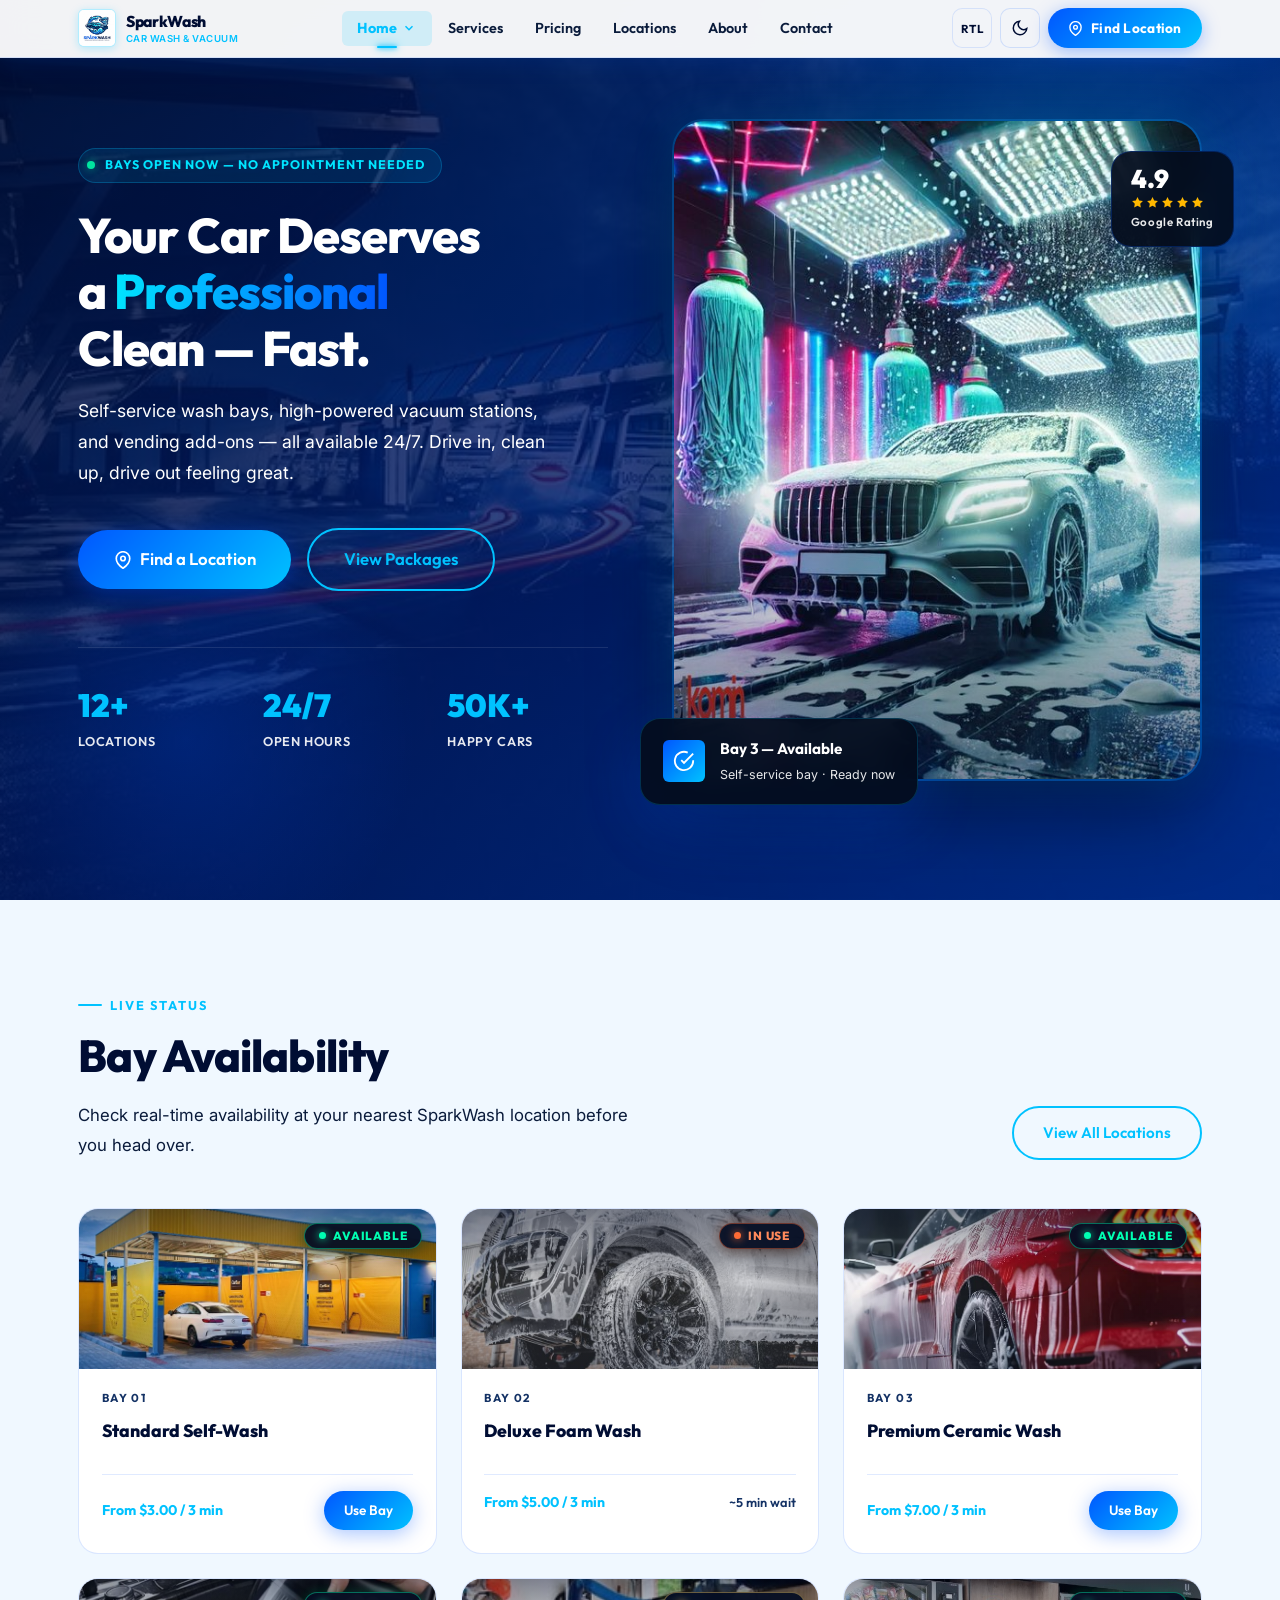
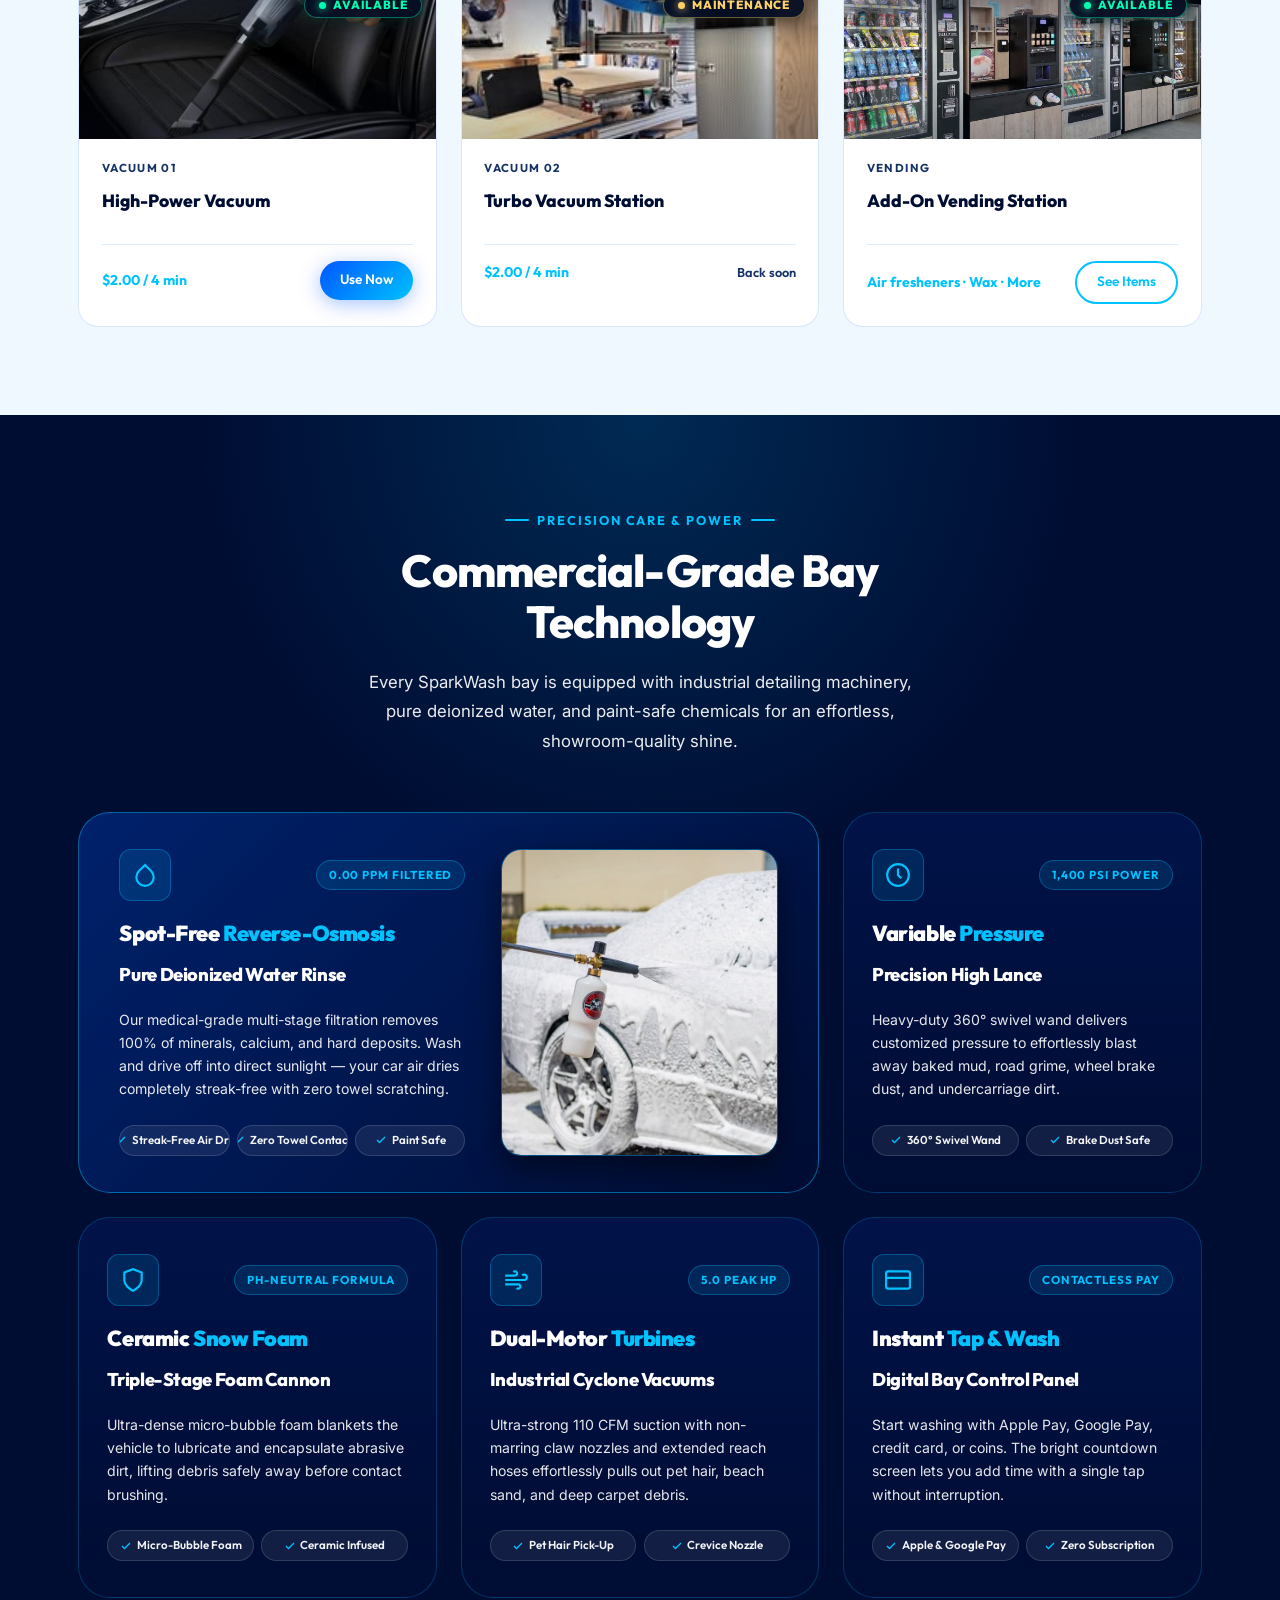
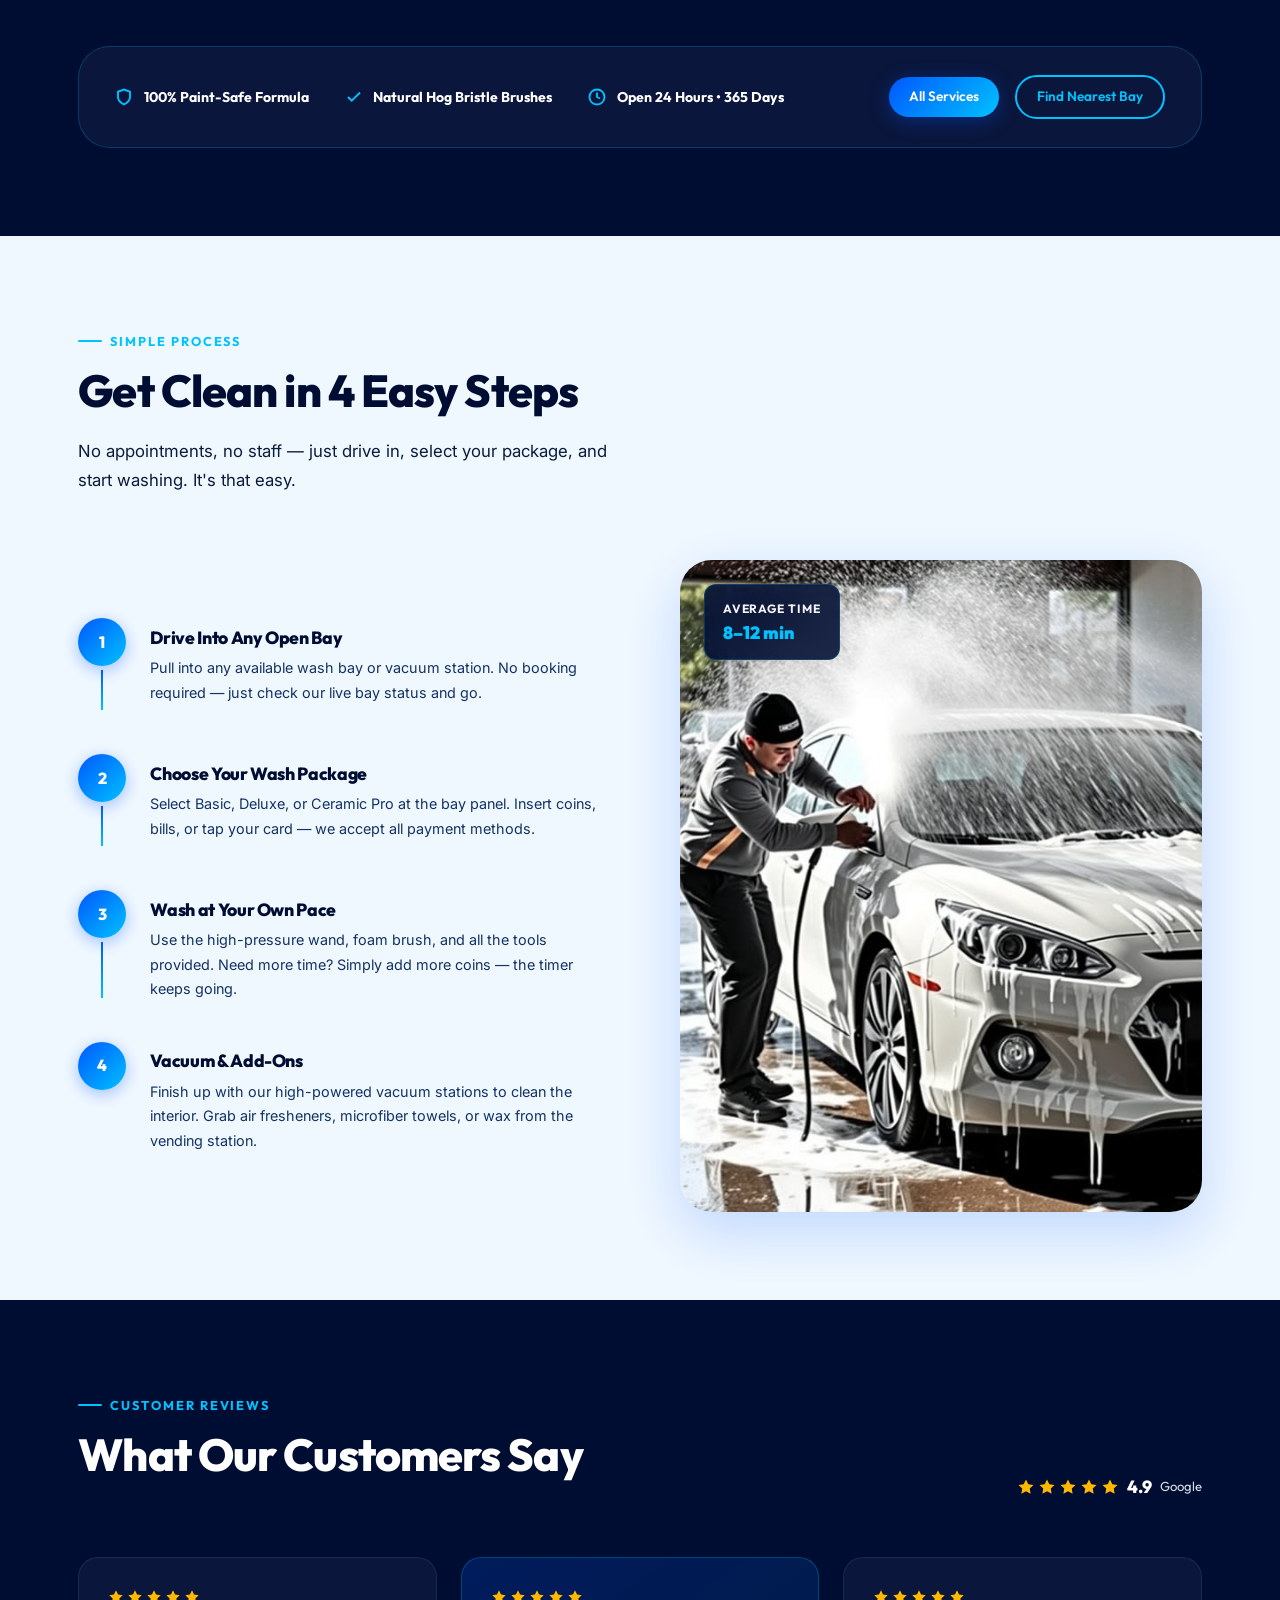
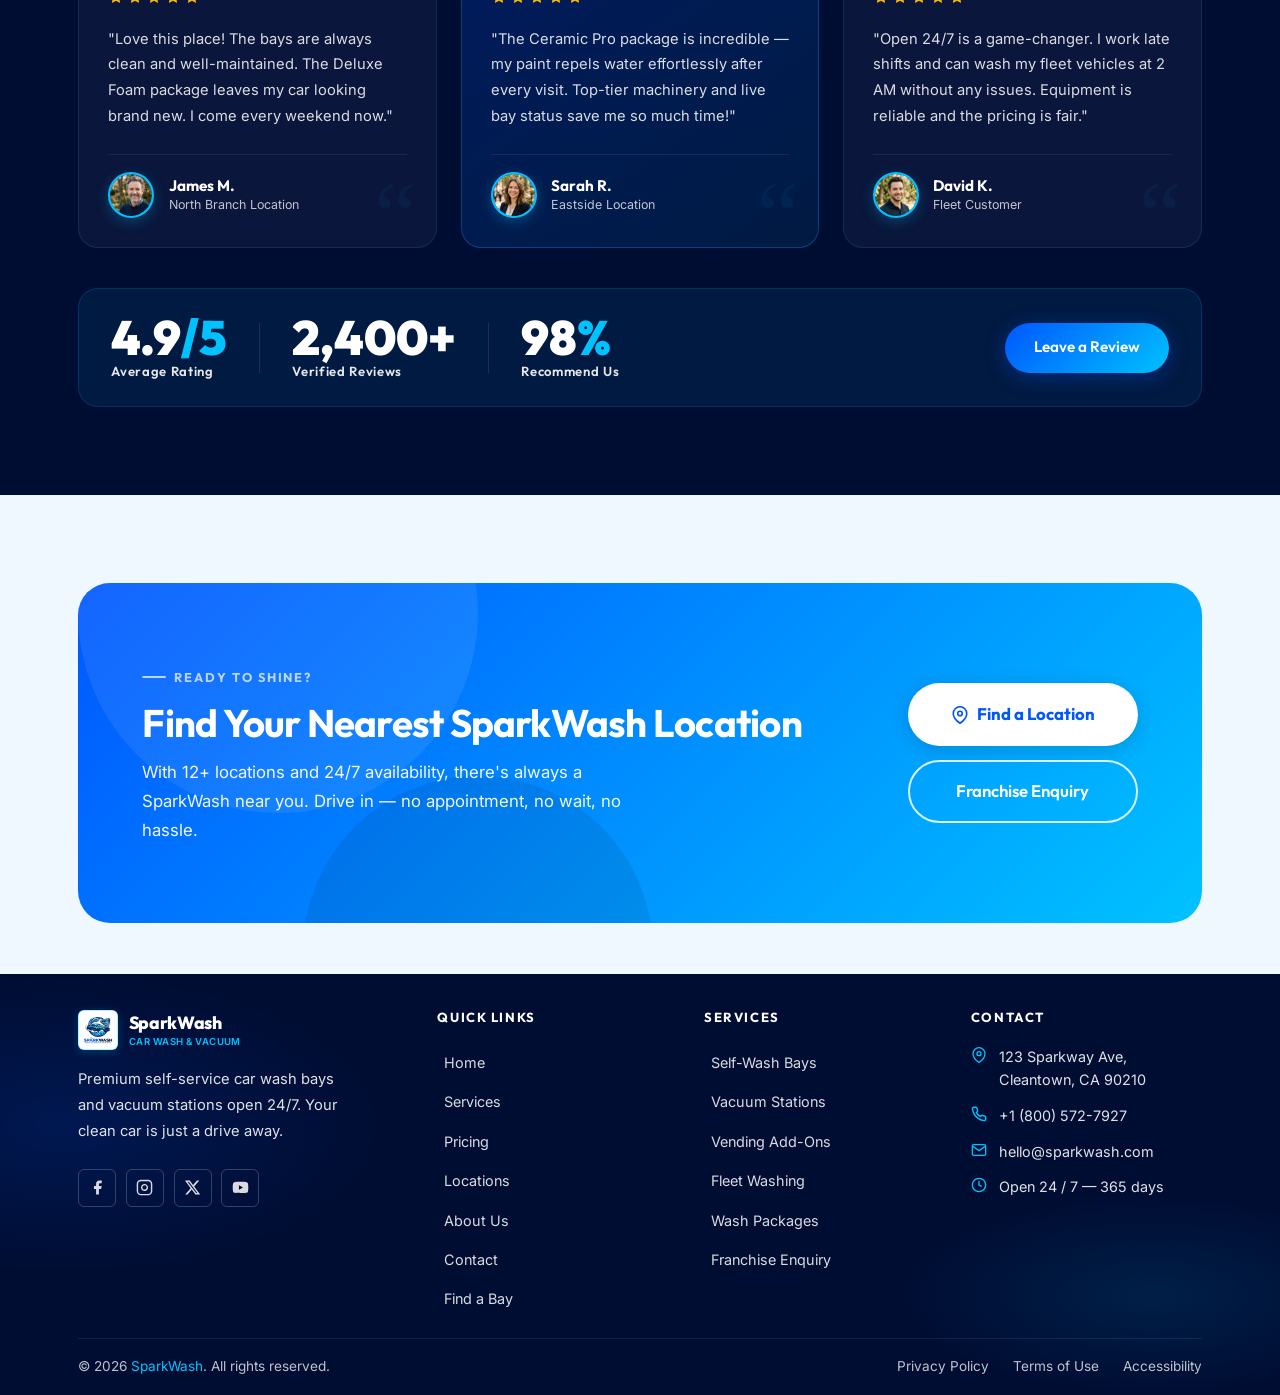
<file: index.html>
<!DOCTYPE html>
<html lang="en" dir="ltr">

<head>
  <meta charset="UTF-8" />
  <link rel="icon" type="image/jpeg" href="assets/images/favicon.jpg" />
  <link rel="shortcut icon" href="assets/images/favicon.jpg" />
  <meta name="viewport" content="width=device-width, initial-scale=1.0" />
  <title>SparkWash — Self-Service Car Wash & Vacuum Station</title>
  <meta name="description"
    content="SparkWash offers premium self-service car wash bays, high-powered vacuum stations, and convenient vending add-ons. Find your nearest location and get started today." />
  <meta name="keywords" content="self-service car wash, vacuum station, car wash bays, SparkWash, car cleaning" />
  <meta property="og:title" content="SparkWash — Self-Service Car Wash & Vacuum Station" />
  <meta property="og:description" content="Premium self-service car wash bays and vacuum stations near you." />
  <meta property="og:type" content="website" />
  <link rel="canonical" href="index.html" />

  <!-- Fonts -->
  <link rel="preconnect" href="https://fonts.googleapis.com" />
  <link rel="preconnect" href="https://fonts.gstatic.com" crossorigin />
  <link
    href="https://fonts.googleapis.com/css2?family=Outfit:wght@300;400;500;600;700;800;900&family=Inter:wght@300;400;500;600;700&display=swap"
    rel="stylesheet" />

  <!-- Styles -->
  <link rel="stylesheet" href="assets/css/style.css" />
  <link rel="stylesheet" href="assets/css/responsive.css" />

  <link rel="stylesheet" href="assets/css/home-1.css" />
  <script src="assets/js/theme-init.js"></script>
</head>

<body>

  <!-- Skip Link -->
  <a href="#main-content" class="skip-link">Skip to main content</a>

  <!-- Loader -->
  <div id="site-loader" role="status" aria-label="Loading SparkWash">
    <div class="loader-brand">
      <div class="brand-icon loader-brand-icon" aria-hidden="true">
        <img src="assets/images/logo.jpg" alt="SparkWash Logo" />
      </div>
      <div class="loader-name">Spark<span>Wash</span></div>
    </div>
    <div class="loader-bar">
      <div class="loader-bar-fill"></div>
    </div>
  </div>

  <!-- Header -->
  <header id="site-header" role="banner">
    <div class="container">
      <div class="header-inner">

        <!-- Brand -->
        <a href="index.html" class="header-brand" aria-label="SparkWash Home">
          <div class="brand-icon" aria-hidden="true">
            <img src="assets/images/logo.jpg" alt="SparkWash Logo" />
          </div>
          <div class="brand-text">
            <span class="brand-name">SparkWash</span>
            <span class="brand-tagline">Car Wash & Vacuum</span>
          </div>
        </a>

        <!-- Desktop Nav -->
        <nav class="header-nav" role="navigation" aria-label="Primary navigation">
          <!-- Home dropdown -->
          <div class="nav-item" data-dropdown>
            <button class="nav-link active" aria-expanded="false" aria-haspopup="true" id="nav-home-btn">
              Home
              <svg class="chevron" viewBox="0 0 24 24" fill="none" stroke="currentColor" stroke-width="2.5"
                aria-hidden="true">
                <polyline points="6 9 12 15 18 9" />
              </svg>
            </button>
            <div class="nav-dropdown" role="menu" aria-labelledby="nav-home-btn">
              <a href="index.html" role="menuitem" class="active">
                <svg viewBox="0 0 24 24" fill="none" stroke="currentColor" stroke-width="2" aria-hidden="true">
                  <path d="M3 9l9-7 9 7v11a2 2 0 01-2 2H5a2 2 0 01-2-2z" />
                  <polyline points="9 22 9 12 15 12 15 22" />
                </svg>
                Home 1
              </a>
              <a href="home-2.html" role="menuitem">
                <svg viewBox="0 0 24 24" fill="none" stroke="currentColor" stroke-width="2" aria-hidden="true">
                  <rect x="3" y="3" width="7" height="7" />
                  <rect x="14" y="3" width="7" height="7" />
                  <rect x="14" y="14" width="7" height="7" />
                  <rect x="3" y="14" width="7" height="7" />
                </svg>
                Home 2
              </a>
            </div>
          </div>

          <a href="services.html" class="nav-link">Services</a>
          <a href="pricing.html" class="nav-link">Pricing</a>
          <a href="locations.html" class="nav-link">Locations</a>
          <a href="about.html" class="nav-link">About</a>
          <a href="contact.html" class="nav-link">Contact</a>
        </nav>

        <!-- Controls -->
        <div class="header-controls">
          <button class="ctrl-btn" data-dir-toggle aria-label="Switch to RTL">RTL</button>
          <button class="ctrl-btn" data-dark-toggle aria-label="Switch to dark mode">
            <svg class="icon-moon" viewBox="0 0 24 24" fill="none" stroke="currentColor" stroke-width="2"
              aria-hidden="true">
              <path d="M21 12.79A9 9 0 1111.21 3 7 7 0 0021 12.79z" />
            </svg>
            <svg class="icon-sun" viewBox="0 0 24 24" fill="none" stroke="currentColor" stroke-width="2"
              aria-hidden="true" style="display:none">
              <circle cx="12" cy="12" r="5" />
              <line x1="12" y1="1" x2="12" y2="3" />
              <line x1="12" y1="21" x2="12" y2="23" />
              <line x1="4.22" y1="4.22" x2="5.64" y2="5.64" />
              <line x1="18.36" y1="18.36" x2="19.78" y2="19.78" />
              <line x1="1" y1="12" x2="3" y2="12" />
              <line x1="21" y1="12" x2="23" y2="12" />
              <line x1="4.22" y1="19.78" x2="5.64" y2="18.36" />
              <line x1="18.36" y1="5.64" x2="19.78" y2="4.22" />
            </svg>
          </button>
          <a href="locations.html" class="btn btn-primary header-cta" aria-label="Find a SparkWash Bay Near You">
            <svg width="15" height="15" viewBox="0 0 24 24" fill="none" stroke="currentColor" stroke-width="2.2"
              stroke-linecap="round" stroke-linejoin="round" aria-hidden="true">
              <path d="M21 10c0 7-9 13-9 13s-9-6-9-13a9 9 0 0118 0z" />
              <circle cx="12" cy="10" r="3" />
            </svg>
            <span>Find Location</span>
          </a>
          <!-- Mobile toggle -->
          <button id="menu-btn" class="menu-btn" aria-expanded="false" aria-controls="mobile-menu"
            aria-label="Toggle menu">
            <svg class="icon-hamburger" viewBox="0 0 24 24" fill="none" stroke="currentColor" stroke-width="2.2"
              aria-hidden="true">
              <line x1="3" y1="6" x2="21" y2="6" />
              <line x1="3" y1="12" x2="21" y2="12" />
              <line x1="3" y1="18" x2="21" y2="18" />
            </svg>
            <svg class="icon-close" viewBox="0 0 24 24" fill="none" stroke="currentColor" stroke-width="2.5"
              aria-hidden="true">
              <line x1="18" y1="6" x2="6" y2="18" />
              <line x1="6" y1="6" x2="18" y2="18" />
            </svg>
          </button>
        </div>

      </div>
    </div>
  </header>

  <!-- Mobile Menu Backdrop -->
  <div id="mobile-menu-backdrop" class="mobile-menu-backdrop" aria-hidden="true"></div>

  <!-- Mobile Menu Drawer -->
  <nav id="mobile-menu" class="mobile-menu-drawer" role="navigation" aria-label="Mobile navigation" aria-hidden="true">
    <div class="mobile-menu-header">
      <div class="mobile-brand">
        <div class="brand-icon" aria-hidden="true">
          <img src="assets/images/logo.jpg" alt="SparkWash Logo" />
        </div>
        <div class="brand-text">
          <span class="brand-name">SparkWash</span>
          <span class="brand-tagline">Car Wash & Vacuum</span>
        </div>
      </div>
      <button id="menu-close" class="mobile-close-btn" aria-label="Close navigation menu">
        <svg viewBox="0 0 24 24" fill="none" stroke="currentColor" stroke-width="2.5" aria-hidden="true">
          <line x1="18" y1="6" x2="6" y2="18" />
          <line x1="6" y1="6" x2="18" y2="18" />
        </svg>
      </button>
    </div>

    <div class="mobile-menu-body">
      <!-- Home accordion -->
      <div class="mobile-nav-item" data-accordion>
        <button class="mobile-nav-link" aria-expanded="false" aria-haspopup="true">
          <span class="mobile-nav-link-content">
            <svg class="mobile-nav-icon" viewBox="0 0 24 24" fill="none" stroke="currentColor" stroke-width="2" aria-hidden="true">
              <path d="M3 9l9-7 9 7v11a2 2 0 01-2 2H5a2 2 0 01-2-2z" />
              <polyline points="9 22 9 12 15 12 15 22" />
            </svg>
            <span>Home</span>
          </span>
          <svg class="mobile-chevron" viewBox="0 0 24 24" fill="none" stroke="currentColor" stroke-width="2.5" aria-hidden="true">
            <polyline points="6 9 12 15 18 9" />
          </svg>
        </button>
        <div class="mobile-submenu" role="group">
          <a href="index.html">
            <svg viewBox="0 0 24 24" fill="none" stroke="currentColor" stroke-width="2" aria-hidden="true">
              <path d="M3 9l9-7 9 7v11a2 2 0 01-2 2H5a2 2 0 01-2-2z" />
              <polyline points="9 22 9 12 15 12 15 22" />
            </svg>
            <span>Home 1 (Classic)</span>
          </a>
          <a href="home-2.html">
            <svg viewBox="0 0 24 24" fill="none" stroke="currentColor" stroke-width="2" aria-hidden="true">
              <rect x="3" y="3" width="7" height="7" />
              <rect x="14" y="3" width="7" height="7" />
              <rect x="14" y="14" width="7" height="7" />
              <rect x="3" y="14" width="7" height="7" />
            </svg>
            <span>Home 2 (Modern)</span>
          </a>
        </div>
      </div>

      <a href="services.html" class="mobile-nav-link">
        <span class="mobile-nav-link-content">
          <svg class="mobile-nav-icon" viewBox="0 0 24 24" fill="none" stroke="currentColor" stroke-width="2" aria-hidden="true">
            <polygon points="12 2 2 7 12 12 22 7 12 2" />
            <polyline points="2 17 12 22 22 17" />
            <polyline points="2 12 12 17 22 12" />
          </svg>
          <span>Services</span>
        </span>
      </a>

      <a href="pricing.html" class="mobile-nav-link">
        <span class="mobile-nav-link-content">
          <svg class="mobile-nav-icon" viewBox="0 0 24 24" fill="none" stroke="currentColor" stroke-width="2" aria-hidden="true">
            <line x1="12" y1="1" x2="12" y2="23" />
            <path d="M17 5H9.5a3.5 3.5 0 000 7h5a3.5 3.5 0 010 7H6" />
          </svg>
          <span>Pricing</span>
        </span>
      </a>

      <a href="locations.html" class="mobile-nav-link">
        <span class="mobile-nav-link-content">
          <svg class="mobile-nav-icon" viewBox="0 0 24 24" fill="none" stroke="currentColor" stroke-width="2" aria-hidden="true">
            <path d="M21 10c0 7-9 13-9 13s-9-6-9-13a9 9 0 0118 0z" />
            <circle cx="12" cy="10" r="3" />
          </svg>
          <span>Locations</span>
        </span>
      </a>

      <a href="about.html" class="mobile-nav-link">
        <span class="mobile-nav-link-content">
          <svg class="mobile-nav-icon" viewBox="0 0 24 24" fill="none" stroke="currentColor" stroke-width="2" aria-hidden="true">
            <circle cx="12" cy="12" r="10" />
            <line x1="12" y1="16" x2="12" y2="12" />
            <line x1="12" y1="8" x2="12.01" y2="8" />
          </svg>
          <span>About</span>
        </span>
      </a>

      <a href="contact.html" class="mobile-nav-link">
        <span class="mobile-nav-link-content">
          <svg class="mobile-nav-icon" viewBox="0 0 24 24" fill="none" stroke="currentColor" stroke-width="2" aria-hidden="true">
            <path d="M22 16.92v3a2 2 0 0 1-2.18 2 19.79 19.79 0 0 1-8.63-3.07 19.5 19.5 0 0 1-6-6 19.79 19.79 0 0 1-3.07-8.67A2 2 0 0 1 4.11 2h3a2 2 0 0 1 2 1.72 12.84 12.84 0 0 0 .7 2.81 2 2 0 0 1-.45 2.11L8.09 9.91a16 16 0 0 0 6 6l1.27-1.27a2 2 0 0 1 2.11-.45 12.84 12.84 0 0 0 2.81.7A2 2 0 0 1 22 16.92z" />
          </svg>
          <span>Contact</span>
        </span>
      </a>

    </div>

    <div class="mobile-menu-footer">
      <div class="mobile-cta">
        <a href="locations.html" class="btn btn-primary" style="width:100%;justify-content:center;">Find Location</a>
      </div>

      <div class="mobile-support-info">
        <span class="pulse-dot" aria-hidden="true"></span>
        <span>Open 24/7 &bull; Support: (800) 572-7927</span>
      </div>
    </div>
  </nav>

  <!-- PAGE WRAP -->
  <main id="main-content" class="page-wrap">

    <!-- ════════════════════════════════════
         SECTION 1 — HERO
         ════════════════════════════════════ -->
    <section class="hero-home section-pad" aria-labelledby="hero-heading">
      <div class="container">
        <div class="hero-grid">

          <!-- Left Content -->
          <div class="hero-left">
            <div class="hero-badge animate-fadein">
              <div class="hero-badge-dot" aria-hidden="true"></div>
              <span>Bays Open Now — No Appointment Needed</span>
            </div>

            <h1 class="hero-h1 animate-fadeup" id="hero-heading">
              Your Car Deserves<br />
              a <span class="highlight">Professional</span><br />
              Clean — Fast.
            </h1>

            <p class="hero-sub animate-fadeup delay-1">
              Self-service wash bays, high-powered vacuum stations, and vending add-ons — all available 24/7. Drive in,
              clean up, drive out feeling great.
            </p>

            <div class="hero-cta-group animate-fadeup delay-2">
              <a href="locations.html" class="btn btn-primary btn-lg">
                <svg width="18" height="18" viewBox="0 0 24 24" fill="none" stroke="currentColor" stroke-width="2.2"
                  aria-hidden="true">
                  <path d="M21 10c0 7-9 13-9 13s-9-6-9-13a9 9 0 0118 0z" />
                  <circle cx="12" cy="10" r="3" />
                </svg>
                Find a Location
              </a>
              <a href="pricing.html" class="btn btn-outline btn-lg">
                View Packages
              </a>
            </div>

            <div class="hero-stats animate-fadein delay-3">
              <div>
                <div class="hero-stat-num"><span data-counter data-target="12" data-suffix="+">12+</span></div>
                <div class="hero-stat-label">Locations</div>
              </div>
              <div>
                <div class="hero-stat-num"><span data-counter data-target="24">24</span><span
                    style="color:var(--clr-cyan)">/7</span></div>
                <div class="hero-stat-label">Open Hours</div>
              </div>
              <div>
                <div class="hero-stat-num"><span data-counter data-target="50" data-suffix="K+">50K+</span></div>
                <div class="hero-stat-label">Happy Cars</div>
              </div>
            </div>
          </div>

          <!-- Right Visual -->
          <div class="hero-visual animate-fadein delay-2">
            <div class="hero-img-frame">
              <img src="assets/images/hero/p1.jpg" alt="Shiny car in a self-service wash bay with blue lighting"
                loading="eager" />
              <div class="hero-img-overlay" aria-hidden="true"></div>
            </div>

            <!-- Floating badge 1 -->
            <div class="hero-badge-card" aria-hidden="true">
              <div class="hero-badge-card-icon">
                <svg viewBox="0 0 24 24" fill="none" stroke="currentColor" stroke-width="2" aria-hidden="true">
                  <path d="M22 11.08V12a10 10 0 11-5.93-9.14" />
                  <polyline points="22 4 12 14.01 9 11.01" />
                </svg>
              </div>
              <div class="hero-badge-card-text">
                <strong>Bay 3 — Available</strong>
                <span>Self-service bay · Ready now</span>
              </div>
            </div>

            <!-- Floating badge 2 — rating -->
            <div class="hero-badge-card2" aria-hidden="true">
              <div class="hero-badge-card2-rating">4.9</div>
              <div class="hero-badge-card2-stars">
                <svg viewBox="0 0 24 24" fill="currentColor" aria-hidden="true">
                  <polygon
                    points="12 2 15.09 8.26 22 9.27 17 14.14 18.18 21.02 12 17.77 5.82 21.02 7 14.14 2 9.27 8.91 8.26 12 2" />
                </svg>
                <svg viewBox="0 0 24 24" fill="currentColor" aria-hidden="true">
                  <polygon
                    points="12 2 15.09 8.26 22 9.27 17 14.14 18.18 21.02 12 17.77 5.82 21.02 7 14.14 2 9.27 8.91 8.26 12 2" />
                </svg>
                <svg viewBox="0 0 24 24" fill="currentColor" aria-hidden="true">
                  <polygon
                    points="12 2 15.09 8.26 22 9.27 17 14.14 18.18 21.02 12 17.77 5.82 21.02 7 14.14 2 9.27 8.91 8.26 12 2" />
                </svg>
                <svg viewBox="0 0 24 24" fill="currentColor" aria-hidden="true">
                  <polygon
                    points="12 2 15.09 8.26 22 9.27 17 14.14 18.18 21.02 12 17.77 5.82 21.02 7 14.14 2 9.27 8.91 8.26 12 2" />
                </svg>
                <svg viewBox="0 0 24 24" fill="currentColor" aria-hidden="true">
                  <polygon
                    points="12 2 15.09 8.26 22 9.27 17 14.14 18.18 21.02 12 17.77 5.82 21.02 7 14.14 2 9.27 8.91 8.26 12 2" />
                </svg>
              </div>
              <div class="hero-badge-card2-label">Google Rating</div>
            </div>
          </div>

        </div>
      </div>
    </section>

    <!-- ════════════════════════════════════
         SECTION 2 — BAY AVAILABILITY
         ════════════════════════════════════ -->
    <section class="bay-section section-pad" aria-labelledby="bay-heading">
      <div class="container">

        <div class="bay-header">
          <div>
            <div class="eyebrow animate-fadeup">Live Status</div>
            <h2 class="section-title animate-fadeup delay-1" id="bay-heading">Bay Availability</h2>
            <p class="section-sub animate-fadeup delay-2">Check real-time availability at your nearest SparkWash
              location before you head over.</p>
          </div>
          <a href="locations.html" class="btn btn-outline animate-fadeup delay-2">View All Locations</a>
        </div>

        <div class="bay-grid">

          <!-- Bay 1 -->
          <article class="bay-card has-img animate-fadeup" aria-label="Bay 1 status">
            <div class="bay-img-wrap">
              <img src="assets/images/bays/p2.jpg" alt="Bay 01 - Standard Self-Wash" class="bay-img" loading="lazy" />
              <div class="bay-status bay-available" aria-label="Available">
                <span class="bay-dot" aria-hidden="true"></span>
                <span class="bay-label">Available</span>
              </div>
            </div>
            <div class="bay-body">
              <div class="bay-number">Bay 01</div>
              <div class="bay-name">Standard Self-Wash</div>
              <div class="bay-meta">
                <span class="bay-price">From $3.00 / 3 min</span>
                <a href="pricing.html" class="btn btn-primary btn-sm">Use Bay</a>
              </div>
            </div>
          </article>

          <!-- Bay 2 -->
          <article class="bay-card has-img animate-fadeup delay-1" aria-label="Bay 2 status">
            <div class="bay-img-wrap">
              <img src="assets/images/bays/p3.jpg" alt="Bay 02 - Deluxe Foam Wash" class="bay-img" loading="lazy" />
              <div class="bay-status bay-busy" aria-label="In use">
                <span class="bay-dot" aria-hidden="true"></span>
                <span class="bay-label">In Use</span>
              </div>
            </div>
            <div class="bay-body">
              <div class="bay-number">Bay 02</div>
              <div class="bay-name">Deluxe Foam Wash</div>
              <div class="bay-meta">
                <span class="bay-price">From $5.00 / 3 min</span>
                <span style="font-size:0.8rem;color:var(--txt-muted);font-family:var(--font-heading);font-weight:600">~5
                  min wait</span>
              </div>
            </div>
          </article>

          <!-- Bay 3 -->
          <article class="bay-card has-img animate-fadeup delay-2" aria-label="Bay 3 status">
            <div class="bay-img-wrap">
              <img src="assets/images/bays/p4.jpg" alt="Bay 03 - Premium Ceramic Wash" class="bay-img" loading="lazy" />
              <div class="bay-status bay-available" aria-label="Available">
                <span class="bay-dot" aria-hidden="true"></span>
                <span class="bay-label">Available</span>
              </div>
            </div>
            <div class="bay-body">
              <div class="bay-number">Bay 03</div>
              <div class="bay-name">Premium Ceramic Wash</div>
              <div class="bay-meta">
                <span class="bay-price">From $7.00 / 3 min</span>
                <a href="pricing.html" class="btn btn-primary btn-sm">Use Bay</a>
              </div>
            </div>
          </article>

          <!-- Vacuum 1 -->
          <article class="bay-card has-img animate-fadeup delay-3" aria-label="Vacuum Station 1 status">
            <div class="bay-img-wrap">
              <img src="assets/images/bays/p5.jpg" alt="Vacuum 01 - High-Power Vacuum" class="bay-img" loading="lazy" />
              <div class="bay-status bay-available" aria-label="Available">
                <span class="bay-dot" aria-hidden="true"></span>
                <span class="bay-label">Available</span>
              </div>
            </div>
            <div class="bay-body">
              <div class="bay-number">Vacuum 01</div>
              <div class="bay-name">High-Power Vacuum</div>
              <div class="bay-meta">
                <span class="bay-price">$2.00 / 4 min</span>
                <a href="pricing.html" class="btn btn-primary btn-sm">Use Now</a>
              </div>
            </div>
          </article>

          <!-- Vacuum 2 -->
          <article class="bay-card has-img animate-fadeup delay-4" aria-label="Vacuum Station 2 status">
            <div class="bay-img-wrap">
              <img src="assets/images/bays/p6.jpg" alt="Vacuum 02 - Turbo Vacuum Station" class="bay-img"
                loading="lazy" />
              <div class="bay-status bay-maintenance" aria-label="Maintenance">
                <span class="bay-dot" aria-hidden="true"></span>
                <span class="bay-label">Maintenance</span>
              </div>
            </div>
            <div class="bay-body">
              <div class="bay-number">Vacuum 02</div>
              <div class="bay-name">Turbo Vacuum Station</div>
              <div class="bay-meta">
                <span class="bay-price">$2.00 / 4 min</span>
                <span
                  style="font-size:0.8rem;color:var(--txt-muted);font-family:var(--font-heading);font-weight:600">Back
                  soon</span>
              </div>
            </div>
          </article>

          <!-- Vending -->
          <article class="bay-card has-img animate-fadeup delay-5" aria-label="Vending station status">
            <div class="bay-img-wrap">
              <img src="assets/images/bays/p7.jpg" alt="Add-On Vending Station" class="bay-img" loading="lazy" />
              <div class="bay-status bay-available" aria-label="Available">
                <span class="bay-dot" aria-hidden="true"></span>
                <span class="bay-label">Available</span>
              </div>
            </div>
            <div class="bay-body">
              <div class="bay-number">Vending</div>
              <div class="bay-name">Add-On Vending Station</div>
              <div class="bay-meta">
                <span class="bay-price">Air fresheners · Wax · More</span>
                <a href="services.html" class="btn btn-outline btn-sm">See Items</a>
              </div>
            </div>
          </article>

        </div>

      </div>
    </section>

    <!-- ════════════════════════════════════
         SECTION 3 — COMMERCIAL BAY TECHNOLOGY SHOWCASE
         ════════════════════════════════════ -->
    <section class="tech-showcase-section section-pad" aria-labelledby="tech-heading">
      <div class="container">

        <div class="text-center" style="max-width:680px;margin:0 auto 1rem;">
          <div class="eyebrow animate-fadeup" style="color:var(--clr-cyan);justify-content:center">Precision Care &amp; Power</div>
          <h2 class="section-title animate-fadeup delay-1" id="tech-heading" style="color:#fff;">Commercial-Grade Bay Technology</h2>
          <p class="section-sub animate-fadeup delay-2" style="margin:0 auto;color:rgba(255,255,255,0.92);">
            Every SparkWash bay is equipped with industrial detailing machinery, pure deionized water, and paint-safe chemicals for an effortless, showroom-quality shine.
          </p>
        </div>

        <div class="tech-grid">

          <!-- 1. Hero Bento Card (Spans 2 columns): Spot-Free RO Rinse -->
          <article class="tech-card featured-wide animate-fadeup delay-1">
            <div class="tech-featured-content">
              <div class="tech-top-row">
                <div class="tech-icon" aria-hidden="true">
                  <svg viewBox="0 0 24 24" fill="none" stroke="currentColor" stroke-width="2">
                    <path d="M12 2.69l5.66 5.66a8 8 0 1 1-11.31 0z" />
                  </svg>
                </div>
                <span class="tech-badge">0.00 PPM Filtered</span>
              </div>
              <div class="tech-stat-val">Spot-Free <span>Reverse-Osmosis</span></div>
              <h3 class="tech-title">Pure Deionized Water Rinse</h3>
              <p class="tech-desc">
                Our medical-grade multi-stage filtration removes 100% of minerals, calcium, and hard deposits. Wash and drive off into direct sunlight — your car air dries completely streak-free with zero towel scratching.
              </p>
              <div class="tech-pills">
                <span class="tech-pill">
                  <svg viewBox="0 0 24 24" fill="none" stroke="currentColor" stroke-width="2.5"><polyline points="20 6 9 17 4 12"/></svg>
                  Streak-Free Air Dry
                </span>
                <span class="tech-pill">
                  <svg viewBox="0 0 24 24" fill="none" stroke="currentColor" stroke-width="2.5"><polyline points="20 6 9 17 4 12"/></svg>
                  Zero Towel Contact
                </span>
                <span class="tech-pill">
                  <svg viewBox="0 0 24 24" fill="none" stroke="currentColor" stroke-width="2.5"><polyline points="20 6 9 17 4 12"/></svg>
                  Paint Safe
                </span>
              </div>
            </div>
            <div class="tech-featured-img">
              <img src="assets/images/services/p12.jpg" alt="Pure spot-free water rinse in action" loading="lazy" />
            </div>
          </article>

          <!-- 2. High-Pressure Turbo Wand -->
          <article class="tech-card animate-fadeup delay-2">
            <div>
              <div class="tech-top-row">
                <div class="tech-icon" aria-hidden="true">
                  <svg viewBox="0 0 24 24" fill="none" stroke="currentColor" stroke-width="2">
                    <circle cx="12" cy="12" r="10" />
                    <polyline points="12 6 12 12 15 15" />
                  </svg>
                </div>
                <span class="tech-badge">1,400 PSI Power</span>
              </div>
              <div class="tech-stat-val">Variable <span>Pressure</span></div>
              <h3 class="tech-title">Precision High Lance</h3>
              <p class="tech-desc">
                Heavy-duty 360° swivel wand delivers customized pressure to effortlessly blast away baked mud, road grime, wheel brake dust, and undercarriage dirt.
              </p>
            </div>
            <div class="tech-pills">
              <span class="tech-pill">
                <svg viewBox="0 0 24 24" fill="none" stroke="currentColor" stroke-width="2.5"><polyline points="20 6 9 17 4 12"/></svg>
                360° Swivel Wand
              </span>
              <span class="tech-pill">
                <svg viewBox="0 0 24 24" fill="none" stroke="currentColor" stroke-width="2.5"><polyline points="20 6 9 17 4 12"/></svg>
                Brake Dust Safe
              </span>
            </div>
          </article>

          <!-- 3. Ceramic Snow Foam Cannon -->
          <article class="tech-card animate-fadeup delay-1">
            <div>
              <div class="tech-top-row">
                <div class="tech-icon" aria-hidden="true">
                  <svg viewBox="0 0 24 24" fill="none" stroke="currentColor" stroke-width="2">
                    <path d="M12 22s8-4 8-10V5l-8-3-8 3v7c0 6 8 10 8 10z" />
                  </svg>
                </div>
                <span class="tech-badge">pH-Neutral Formula</span>
              </div>
              <div class="tech-stat-val">Ceramic <span>Snow Foam</span></div>
              <h3 class="tech-title">Triple-Stage Foam Cannon</h3>
              <p class="tech-desc">
                Ultra-dense micro-bubble foam blankets the vehicle to lubricate and encapsulate abrasive dirt, lifting debris safely away before contact brushing.
              </p>
            </div>
            <div class="tech-pills">
              <span class="tech-pill">
                <svg viewBox="0 0 24 24" fill="none" stroke="currentColor" stroke-width="2.5"><polyline points="20 6 9 17 4 12"/></svg>
                Micro-Bubble Foam
              </span>
              <span class="tech-pill">
                <svg viewBox="0 0 24 24" fill="none" stroke="currentColor" stroke-width="2.5"><polyline points="20 6 9 17 4 12"/></svg>
                Ceramic Infused
              </span>
            </div>
          </article>

          <!-- 4. Dual-Motor Cyclone Vacuums -->
          <article class="tech-card animate-fadeup delay-2">
            <div>
              <div class="tech-top-row">
                <div class="tech-icon" aria-hidden="true">
                  <svg viewBox="0 0 24 24" fill="none" stroke="currentColor" stroke-width="2">
                    <path d="M9.59 4.59A2 2 0 1 1 11 8H2m10.59 11.41A2 2 0 1 0 14 16H2m15.73-8.27A2.5 2.5 0 1 1 19.5 12H2" />
                  </svg>
                </div>
                <span class="tech-badge">5.0 Peak HP</span>
              </div>
              <div class="tech-stat-val">Dual-Motor <span>Turbines</span></div>
              <h3 class="tech-title">Industrial Cyclone Vacuums</h3>
              <p class="tech-desc">
                Ultra-strong 110 CFM suction with non-marring claw nozzles and extended reach hoses effortlessly pulls out pet hair, beach sand, and deep carpet debris.
              </p>
            </div>
            <div class="tech-pills">
              <span class="tech-pill">
                <svg viewBox="0 0 24 24" fill="none" stroke="currentColor" stroke-width="2.5"><polyline points="20 6 9 17 4 12"/></svg>
                Pet Hair Pick-Up
              </span>
              <span class="tech-pill">
                <svg viewBox="0 0 24 24" fill="none" stroke="currentColor" stroke-width="2.5"><polyline points="20 6 9 17 4 12"/></svg>
                Crevice Nozzle
              </span>
            </div>
          </article>

          <!-- 5. Instant Tap & Wash Panel -->
          <article class="tech-card animate-fadeup delay-3">
            <div>
              <div class="tech-top-row">
                <div class="tech-icon" aria-hidden="true">
                  <svg viewBox="0 0 24 24" fill="none" stroke="currentColor" stroke-width="2">
                    <rect x="1" y="4" width="22" height="16" rx="2" ry="2" />
                    <line x1="1" y1="10" x2="23" y2="10" />
                  </svg>
                </div>
                <span class="tech-badge">Contactless Pay</span>
              </div>
              <div class="tech-stat-val">Instant <span>Tap &amp; Wash</span></div>
              <h3 class="tech-title">Digital Bay Control Panel</h3>
              <p class="tech-desc">
                Start washing with Apple Pay, Google Pay, credit card, or coins. The bright countdown screen lets you add time with a single tap without interruption.
              </p>
            </div>
            <div class="tech-pills">
              <span class="tech-pill">
                <svg viewBox="0 0 24 24" fill="none" stroke="currentColor" stroke-width="2.5"><polyline points="20 6 9 17 4 12"/></svg>
                Apple &amp; Google Pay
              </span>
              <span class="tech-pill">
                <svg viewBox="0 0 24 24" fill="none" stroke="currentColor" stroke-width="2.5"><polyline points="20 6 9 17 4 12"/></svg>
                Zero Subscription
              </span>
            </div>
          </article>

        </div>

        <!-- Bottom Specs Ribbon -->
        <div class="tech-specs-ribbon animate-fadein delay-3">
          <div class="tech-specs-items">
            <div class="tech-spec-item">
              <svg viewBox="0 0 24 24" fill="none" stroke="currentColor" stroke-width="2.5" aria-hidden="true">
                <path d="M12 22s8-4 8-10V5l-8-3-8 3v7c0 6 8 10 8 10z" />
              </svg>
              100% Paint-Safe Formula
            </div>
            <div class="tech-spec-item">
              <svg viewBox="0 0 24 24" fill="none" stroke="currentColor" stroke-width="2.5" aria-hidden="true">
                <polyline points="20 6 9 17 4 12" />
              </svg>
              Natural Hog Bristle Brushes
            </div>
            <div class="tech-spec-item">
              <svg viewBox="0 0 24 24" fill="none" stroke="currentColor" stroke-width="2.5" aria-hidden="true">
                <circle cx="12" cy="12" r="10" />
                <polyline points="12 6 12 12 16 14" />
              </svg>
              Open 24 Hours • 365 Days
            </div>
          </div>
          <div class="tech-specs-actions">
            <a href="services.html" class="btn btn-primary btn-sm">All Services</a>
            <a href="locations.html" class="btn btn-outline btn-sm" style="border-color:var(--clr-cyan);color:var(--clr-cyan)">Find Nearest Bay</a>
          </div>
        </div>

      </div>
    </section>

    <!-- ════════════════════════════════════
         SECTION 4 — HOW IT WORKS
         ════════════════════════════════════ -->
    <section class="how-section section-pad" aria-labelledby="how-heading">
      <div class="container">

        <div class="how-intro animate-fadeup">
          <div class="eyebrow">Simple Process</div>
          <h2 class="section-title" id="how-heading">Get Clean in 4 Easy Steps</h2>
          <p class="section-sub">No appointments, no staff — just drive in, select your package, and start washing. It's
            that easy.</p>
        </div>

        <div class="steps-layout">

          <!-- Steps -->
          <ol class="steps-list" aria-label="How to use SparkWash">
            <li class="step-item animate-fadeup">
              <div class="step-line-col">
                <div class="step-num" aria-label="Step 1">1</div>
                <div class="step-connector" aria-hidden="true"></div>
              </div>
              <div class="step-body">
                <h3 class="step-title">Drive Into Any Open Bay</h3>
                <p class="step-desc">Pull into any available wash bay or vacuum station. No booking required — just
                  check our live bay status and go.</p>
              </div>
            </li>

            <li class="step-item animate-fadeup delay-1">
              <div class="step-line-col">
                <div class="step-num" aria-label="Step 2">2</div>
                <div class="step-connector" aria-hidden="true"></div>
              </div>
              <div class="step-body">
                <h3 class="step-title">Choose Your Wash Package</h3>
                <p class="step-desc">Select Basic, Deluxe, or Ceramic Pro at the bay panel. Insert coins, bills, or tap
                  your card — we accept all payment methods.</p>
              </div>
            </li>

            <li class="step-item animate-fadeup delay-2">
              <div class="step-line-col">
                <div class="step-num" aria-label="Step 3">3</div>
                <div class="step-connector" aria-hidden="true"></div>
              </div>
              <div class="step-body">
                <h3 class="step-title">Wash at Your Own Pace</h3>
                <p class="step-desc">Use the high-pressure wand, foam brush, and all the tools provided. Need more time?
                  Simply add more coins — the timer keeps going.</p>
              </div>
            </li>

            <li class="step-item animate-fadeup delay-3">
              <div class="step-line-col">
                <div class="step-num" aria-label="Step 4">4</div>
                <div class="step-connector" aria-hidden="true"></div>
              </div>
              <div class="step-body">
                <h3 class="step-title">Vacuum & Add-Ons</h3>
                <p class="step-desc">Finish up with our high-powered vacuum stations to clean the interior. Grab air
                  fresheners, microfiber towels, or wax from the vending station.</p>
              </div>
            </li>
          </ol>

          <!-- Visual -->
          <div class="steps-visual animate-fadein delay-2">
            <img src="assets/images/sections/p8.jpg" alt="Person using self-service car wash wand on their vehicle"
              loading="lazy" />
            <div class="steps-visual-badge" aria-label="Average wash time">
              <p>Average Time</p>
              <strong>8–12 min</strong>
            </div>
          </div>

        </div>

      </div>
    </section>

    <!-- ════════════════════════════════════
         SECTION 5 — TESTIMONIALS
         ════════════════════════════════════ -->
    <section class="reviews-section section-pad" aria-labelledby="reviews-heading">
      <div class="container">

        <div class="reviews-header">
          <div>
            <div class="eyebrow animate-fadeup" style="color:var(--clr-cyan)">Customer Reviews</div>
            <h2 class="section-title animate-fadeup delay-1" id="reviews-heading" style="color:#fff;">What Our Customers
              Say</h2>
          </div>
          <div class="animate-fadein delay-2" style="display:flex;align-items:center;gap:0.5rem">
            <div style="display:flex;gap:3px">
              <svg width="18" height="18" viewBox="0 0 24 24" fill="#FFB800" aria-hidden="true">
                <polygon
                  points="12 2 15.09 8.26 22 9.27 17 14.14 18.18 21.02 12 17.77 5.82 21.02 7 14.14 2 9.27 8.91 8.26 12 2" />
              </svg>
              <svg width="18" height="18" viewBox="0 0 24 24" fill="#FFB800" aria-hidden="true">
                <polygon
                  points="12 2 15.09 8.26 22 9.27 17 14.14 18.18 21.02 12 17.77 5.82 21.02 7 14.14 2 9.27 8.91 8.26 12 2" />
              </svg>
              <svg width="18" height="18" viewBox="0 0 24 24" fill="#FFB800" aria-hidden="true">
                <polygon
                  points="12 2 15.09 8.26 22 9.27 17 14.14 18.18 21.02 12 17.77 5.82 21.02 7 14.14 2 9.27 8.91 8.26 12 2" />
              </svg>
              <svg width="18" height="18" viewBox="0 0 24 24" fill="#FFB800" aria-hidden="true">
                <polygon
                  points="12 2 15.09 8.26 22 9.27 17 14.14 18.18 21.02 12 17.77 5.82 21.02 7 14.14 2 9.27 8.91 8.26 12 2" />
              </svg>
              <svg width="18" height="18" viewBox="0 0 24 24" fill="#FFB800" aria-hidden="true">
                <polygon
                  points="12 2 15.09 8.26 22 9.27 17 14.14 18.18 21.02 12 17.77 5.82 21.02 7 14.14 2 9.27 8.91 8.26 12 2" />
              </svg>
            </div>
            <span style="font-family:var(--font-heading);font-weight:800;font-size:1.1rem;color:#fff">4.9</span>
            <span style="font-size:0.82rem;color: rgba(255,255,255,0.85);font-family:var(--font-heading)">Google</span>
          </div>
        </div>

        <div class="reviews-grid">

          <article class="review-card animate-fadeup">
            <div class="review-stars" aria-label="5 out of 5 stars">
              <svg viewBox="0 0 24 24" fill="currentColor" aria-hidden="true">
                <polygon
                  points="12 2 15.09 8.26 22 9.27 17 14.14 18.18 21.02 12 17.77 5.82 21.02 7 14.14 2 9.27 8.91 8.26 12 2" />
              </svg>
              <svg viewBox="0 0 24 24" fill="currentColor" aria-hidden="true">
                <polygon
                  points="12 2 15.09 8.26 22 9.27 17 14.14 18.18 21.02 12 17.77 5.82 21.02 7 14.14 2 9.27 8.91 8.26 12 2" />
              </svg>
              <svg viewBox="0 0 24 24" fill="currentColor" aria-hidden="true">
                <polygon
                  points="12 2 15.09 8.26 22 9.27 17 14.14 18.18 21.02 12 17.77 5.82 21.02 7 14.14 2 9.27 8.91 8.26 12 2" />
              </svg>
              <svg viewBox="0 0 24 24" fill="currentColor" aria-hidden="true">
                <polygon
                  points="12 2 15.09 8.26 22 9.27 17 14.14 18.18 21.02 12 17.77 5.82 21.02 7 14.14 2 9.27 8.91 8.26 12 2" />
              </svg>
              <svg viewBox="0 0 24 24" fill="currentColor" aria-hidden="true">
                <polygon
                  points="12 2 15.09 8.26 22 9.27 17 14.14 18.18 21.02 12 17.77 5.82 21.02 7 14.14 2 9.27 8.91 8.26 12 2" />
              </svg>
            </div>
            <blockquote class="review-text">"Love this place! The bays are always clean and well-maintained. The Deluxe Foam package leaves my car looking brand new. I come every weekend now."</blockquote>
            <div class="review-author">
              <div class="review-avatar">
                <img src="assets/images/testimonials/james.jpg" alt="James M." loading="lazy" />
              </div>
              <div>
                <div class="review-name">James M.</div>
                <div class="review-location">North Branch Location</div>
              </div>
            </div>
          </article>

          <article class="review-card featured-review animate-fadeup delay-1">
            <div class="review-stars" aria-label="5 out of 5 stars">
              <svg viewBox="0 0 24 24" fill="currentColor" aria-hidden="true">
                <polygon
                  points="12 2 15.09 8.26 22 9.27 17 14.14 18.18 21.02 12 17.77 5.82 21.02 7 14.14 2 9.27 8.91 8.26 12 2" />
              </svg>
              <svg viewBox="0 0 24 24" fill="currentColor" aria-hidden="true">
                <polygon
                  points="12 2 15.09 8.26 22 9.27 17 14.14 18.18 21.02 12 17.77 5.82 21.02 7 14.14 2 9.27 8.91 8.26 12 2" />
              </svg>
              <svg viewBox="0 0 24 24" fill="currentColor" aria-hidden="true">
                <polygon
                  points="12 2 15.09 8.26 22 9.27 17 14.14 18.18 21.02 12 17.77 5.82 21.02 7 14.14 2 9.27 8.91 8.26 12 2" />
              </svg>
              <svg viewBox="0 0 24 24" fill="currentColor" aria-hidden="true">
                <polygon
                  points="12 2 15.09 8.26 22 9.27 17 14.14 18.18 21.02 12 17.77 5.82 21.02 7 14.14 2 9.27 8.91 8.26 12 2" />
              </svg>
              <svg viewBox="0 0 24 24" fill="currentColor" aria-hidden="true">
                <polygon
                  points="12 2 15.09 8.26 22 9.27 17 14.14 18.18 21.02 12 17.77 5.82 21.02 7 14.14 2 9.27 8.91 8.26 12 2" />
              </svg>
            </div>
            <blockquote class="review-text">"The Ceramic Pro package is incredible — my paint repels water effortlessly after every visit. Top-tier machinery and live bay status save me so much time!"</blockquote>
            <div class="review-author">
              <div class="review-avatar">
                <img src="assets/images/testimonials/sarah.jpg" alt="Sarah R." loading="lazy" />
              </div>
              <div>
                <div class="review-name">Sarah R.</div>
                <div class="review-location">Eastside Location</div>
              </div>
            </div>
          </article>

          <article class="review-card animate-fadeup delay-2">
            <div class="review-stars" aria-label="5 out of 5 stars">
              <svg viewBox="0 0 24 24" fill="currentColor" aria-hidden="true">
                <polygon
                  points="12 2 15.09 8.26 22 9.27 17 14.14 18.18 21.02 12 17.77 5.82 21.02 7 14.14 2 9.27 8.91 8.26 12 2" />
              </svg>
              <svg viewBox="0 0 24 24" fill="currentColor" aria-hidden="true">
                <polygon
                  points="12 2 15.09 8.26 22 9.27 17 14.14 18.18 21.02 12 17.77 5.82 21.02 7 14.14 2 9.27 8.91 8.26 12 2" />
              </svg>
              <svg viewBox="0 0 24 24" fill="currentColor" aria-hidden="true">
                <polygon
                  points="12 2 15.09 8.26 22 9.27 17 14.14 18.18 21.02 12 17.77 5.82 21.02 7 14.14 2 9.27 8.91 8.26 12 2" />
              </svg>
              <svg viewBox="0 0 24 24" fill="currentColor" aria-hidden="true">
                <polygon
                  points="12 2 15.09 8.26 22 9.27 17 14.14 18.18 21.02 12 17.77 5.82 21.02 7 14.14 2 9.27 8.91 8.26 12 2" />
              </svg>
              <svg viewBox="0 0 24 24" fill="currentColor" aria-hidden="true">
                <polygon
                  points="12 2 15.09 8.26 22 9.27 17 14.14 18.18 21.02 12 17.77 5.82 21.02 7 14.14 2 9.27 8.91 8.26 12 2" />
              </svg>
            </div>
            <blockquote class="review-text">"Open 24/7 is a game-changer. I work late shifts and can wash my fleet vehicles at 2 AM without any issues. Equipment is reliable and the pricing is fair."</blockquote>
            <div class="review-author">
              <div class="review-avatar">
                <img src="assets/images/testimonials/david.jpg" alt="David K." loading="lazy" />
              </div>
              <div>
                <div class="review-name">David K.</div>
                <div class="review-location">Fleet Customer</div>
              </div>
            </div>
          </article>

        </div>

        <div class="reviews-summary animate-fadeup delay-3" role="region" aria-label="Review summary">
          <div>
            <div class="reviews-summary-num">4.9<span>/5</span></div>
            <div class="reviews-summary-label">Average Rating</div>
          </div>
          <div style="width:1px;height:50px;background:rgba(255,255,255,0.1)" aria-hidden="true"></div>
          <div>
            <div class="reviews-summary-num">2,<span style="color:#fff">400</span>+</div>
            <div class="reviews-summary-label">Verified Reviews</div>
          </div>
          <div style="width:1px;height:50px;background:rgba(255,255,255,0.1)" aria-hidden="true"></div>
          <div>
            <div class="reviews-summary-num">98<span>%</span></div>
            <div class="reviews-summary-label">Recommend Us</div>
          </div>
          <div style="margin-inline-start:auto">
            <a href="contact.html" class="btn btn-primary">Leave a Review</a>
          </div>
        </div>

      </div>
    </section>

    <!-- ════════════════════════════════════
         SECTION 6 — CTA BANNER
         ════════════════════════════════════ -->
    <section class="cta-section section-pad" aria-labelledby="cta-heading">
      <div class="container">
        <div class="cta-banner animate-fadein">
          <div class="cta-text">
            <div class="eyebrow">Ready to Shine?</div>
            <h2 id="cta-heading">Find Your Nearest SparkWash Location</h2>
            <p>With 12+ locations and 24/7 availability, there's always a SparkWash near you. Drive in — no appointment,
              no wait, no hassle.</p>
          </div>
          <div class="cta-actions">
            <a href="locations.html" class="btn btn-white btn-lg">
              <svg width="18" height="18" viewBox="0 0 24 24" fill="none" stroke="currentColor" stroke-width="2.2"
                aria-hidden="true">
                <path d="M21 10c0 7-9 13-9 13s-9-6-9-13a9 9 0 0118 0z" />
                <circle cx="12" cy="10" r="3" />
              </svg>
              Find a Location
            </a>
            <a href="contact.html" class="btn btn-white-outline btn-lg">Franchise Enquiry</a>
          </div>
        </div>
      </div>
    </section>

  </main>

  <!-- ════════════════════════════════════
       FOOTER
       ════════════════════════════════════ -->
  <footer id="site-footer" role="contentinfo">
    <div class="container">
      <div class="footer-inner">

        <div class="footer-top">

          <!-- Brand Column -->
          <div class="footer-brand-col">
            <a href="index.html" class="footer-brand" aria-label="SparkWash Home">
              <div class="brand-icon" aria-hidden="true">
                <img src="assets/images/logo.jpg" alt="SparkWash Logo" />
              </div>
              <div class="brand-text">
                <span class="brand-name">SparkWash</span>
                <span class="brand-tagline">Car Wash & Vacuum</span>
              </div>
            </a>
            <p class="footer-desc">Premium self-service car wash bays and vacuum stations open 24/7. Your clean car is
              just a drive away.</p>
            <div class="footer-socials" aria-label="Social media links">
              <!-- Facebook -->
              <a href="#" class="social-btn" aria-label="Facebook">
                <svg viewBox="0 0 24 24" fill="currentColor" aria-hidden="true">
                  <path d="M18 2h-3a5 5 0 00-5 5v3H7v4h3v8h4v-8h3l1-4h-4V7a1 1 0 011-1h3z" />
                </svg>
              </a>
              <!-- Instagram -->
              <a href="#" class="social-btn" aria-label="Instagram">
                <svg viewBox="0 0 24 24" fill="none" stroke="currentColor" stroke-width="2" aria-hidden="true">
                  <rect x="2" y="2" width="20" height="20" rx="5" ry="5" />
                  <path d="M16 11.37A4 4 0 1112.63 8 4 4 0 0116 11.37z" />
                  <line x1="17.5" y1="6.5" x2="17.51" y2="6.5" />
                </svg>
              </a>
              <!-- Twitter/X -->
              <a href="#" class="social-btn" aria-label="X (Twitter)">
                <svg viewBox="0 0 24 24" fill="currentColor" aria-hidden="true">
                  <path
                    d="M18.244 2.25h3.308l-7.227 8.26 8.502 11.24H16.17l-5.214-6.817L4.99 21.75H1.68l7.73-8.835L1.254 2.25H8.08l4.713 6.231zm-1.161 17.52h1.833L7.084 4.126H5.117z" />
                </svg>
              </a>
              <!-- YouTube -->
              <a href="#" class="social-btn" aria-label="YouTube">
                <svg viewBox="0 0 24 24" fill="currentColor" aria-hidden="true">
                  <path
                    d="M22.54 6.42a2.78 2.78 0 00-1.94-1.96C18.88 4 12 4 12 4s-6.88 0-8.6.46a2.78 2.78 0 00-1.94 1.96A29 29 0 001 12a29 29 0 00.46 5.58 2.78 2.78 0 001.94 1.95C5.12 20 12 20 12 20s6.88 0 8.6-.47a2.78 2.78 0 001.94-1.95A29 29 0 0023 12a29 29 0 00-.46-5.58z" />
                  <polygon points="9.75 15.02 15.5 12 9.75 8.98 9.75 15.02" fill="#000" />
                </svg>
              </a>
            </div>
          </div>

          <!-- Quick Links -->
          <div>
            <h3 class="footer-col-title">Quick Links</h3>
            <ul class="footer-links">
              <li><a href="index.html">Home</a></li>
              <li><a href="services.html">Services</a></li>
              <li><a href="pricing.html">Pricing</a></li>
              <li><a href="locations.html">Locations</a></li>
              <li><a href="about.html">About Us</a></li>
              <li><a href="contact.html">Contact</a></li>
              <li><a href="locations.html">Find a Bay</a></li>
            </ul>
          </div>

          <!-- Services -->
          <div>
            <h3 class="footer-col-title">Services</h3>
            <ul class="footer-links">
              <li><a href="services.html#self-wash">Self-Wash Bays</a></li>
              <li><a href="services.html#vacuum">Vacuum Stations</a></li>
              <li><a href="services.html#vending">Vending Add-Ons</a></li>
              <li><a href="services.html#fleet">Fleet Washing</a></li>
              <li><a href="pricing.html">Wash Packages</a></li>
              <li><a href="contact.html#franchise">Franchise Enquiry</a></li>
            </ul>
          </div>

          <!-- Contact -->
          <div>
            <h3 class="footer-col-title">Contact</h3>
            <div class="footer-contact-item">
              <svg viewBox="0 0 24 24" fill="none" stroke="currentColor" stroke-width="2" aria-hidden="true">
                <path d="M21 10c0 7-9 13-9 13s-9-6-9-13a9 9 0 0118 0z" />
                <circle cx="12" cy="10" r="3" />
              </svg>
              <span>123 Sparkway Ave, Cleantown, CA 90210</span>
            </div>
            <div class="footer-contact-item">
              <svg viewBox="0 0 24 24" fill="none" stroke="currentColor" stroke-width="2.2" stroke-linecap="round" stroke-linejoin="round" aria-hidden="true">
                <path d="M22 16.92v3a2 2 0 0 1-2.18 2 19.79 19.79 0 0 1-8.63-3.07 19.5 19.5 0 0 1-6-6 19.79 19.79 0 0 1-3.07-8.67A2 2 0 0 1 4.11 2h3a2 2 0 0 1 2 1.72 12.84 12.84 0 0 0 .7 2.81 2 2 0 0 1-.45 2.11L8.09 9.91a16 16 0 0 0 6 6l1.27-1.27a2 2 0 0 1 2.11-.45 12.84 12.84 0 0 0 2.81.7A2 2 0 0 1 22 16.92z" />
              </svg>
              <a href="tel:+18005727927" style="color:inherit">+1 (800) 572-7927</a>
            </div>
            <div class="footer-contact-item">
              <svg viewBox="0 0 24 24" fill="none" stroke="currentColor" stroke-width="2" aria-hidden="true">
                <path d="M4 4h16c1.1 0 2 .9 2 2v12c0 1.1-.9 2-2 2H4c-1.1 0-2-.9-2-2V6c0-1.1.9-2 2-2z" />
                <polyline points="22,6 12,13 2,6" />
              </svg>
              <a href="mailto:hello@sparkwash.com" style="color:inherit">hello@sparkwash.com</a>
            </div>
            <div class="footer-contact-item">
              <svg viewBox="0 0 24 24" fill="none" stroke="currentColor" stroke-width="2" aria-hidden="true">
                <circle cx="12" cy="12" r="10" />
                <polyline points="12 6 12 12 16 14" />
              </svg>
              <span>Open 24 / 7 — 365 days</span>
            </div>
          </div>

        </div>

        <div class="footer-bottom">
          <p class="footer-copy">© 2026 <span>SparkWash</span>. All rights reserved.</p>
          <nav class="footer-legal" aria-label="Legal links">
            <a href="#">Privacy Policy</a>
            <a href="#">Terms of Use</a>
            <a href="#">Accessibility</a>
          </nav>
        </div>

      </div>
    </div>
  </footer>

  <!-- Scroll to Top -->
  <button id="scroll-top" aria-label="Scroll to top">
    <svg viewBox="0 0 24 24" fill="none" stroke="currentColor" stroke-width="2.5" aria-hidden="true">
      <polyline points="18 15 12 9 6 15" />
    </svg>
  </button>

  <!-- JS -->
  <script src="assets/js/main.js"></script>

</body>

</html>
</file>
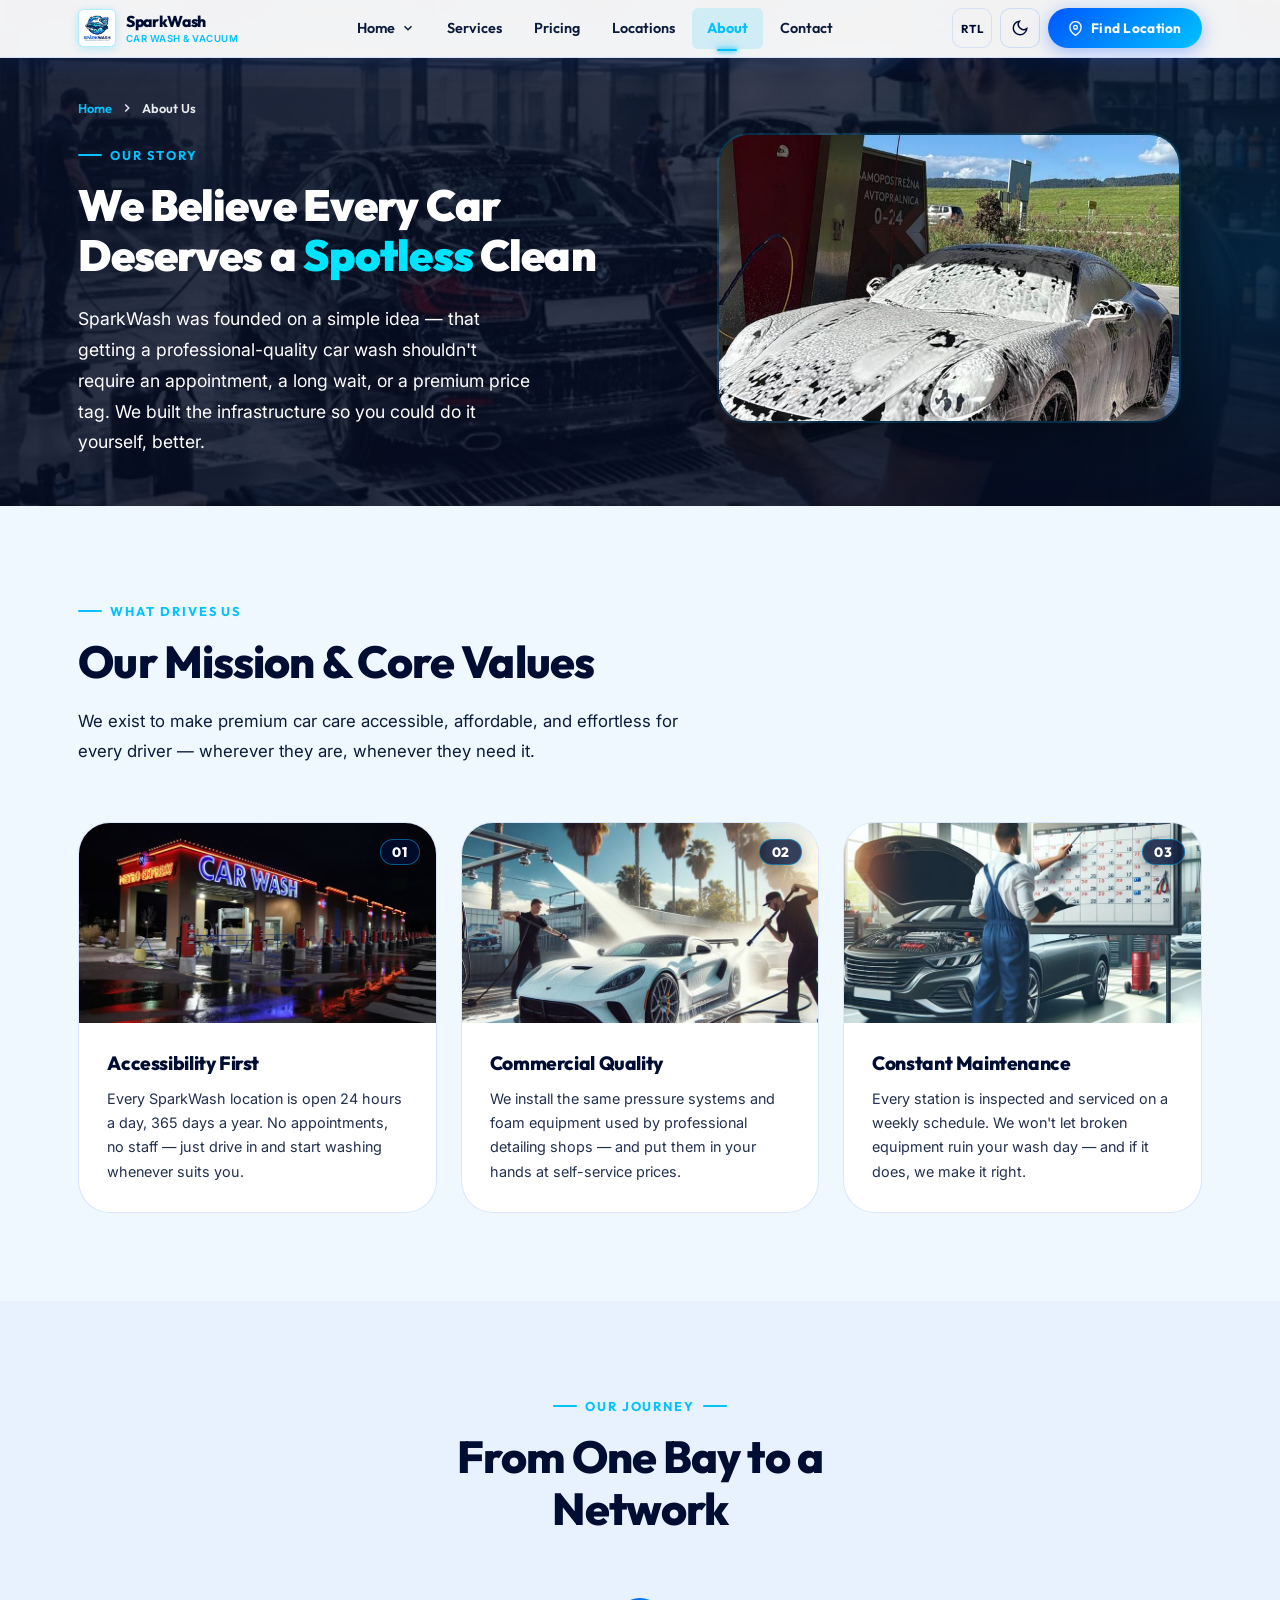
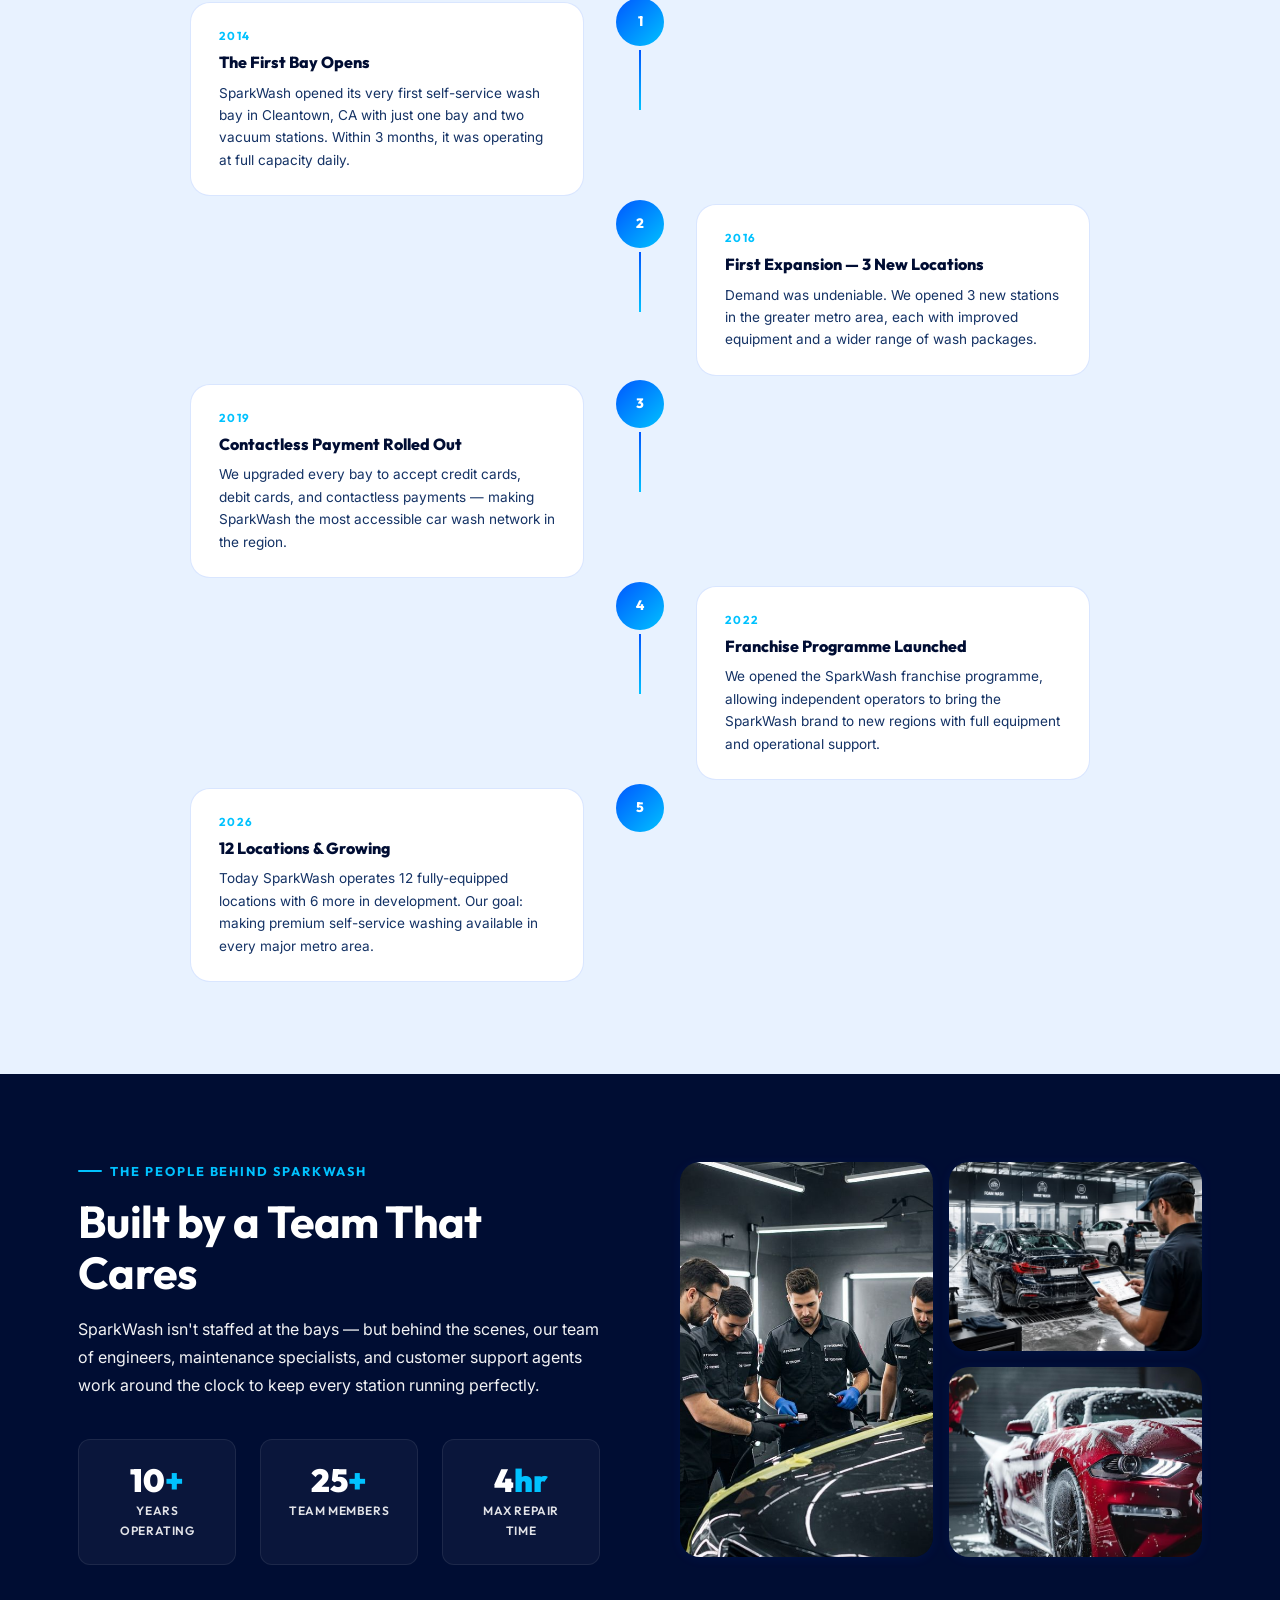
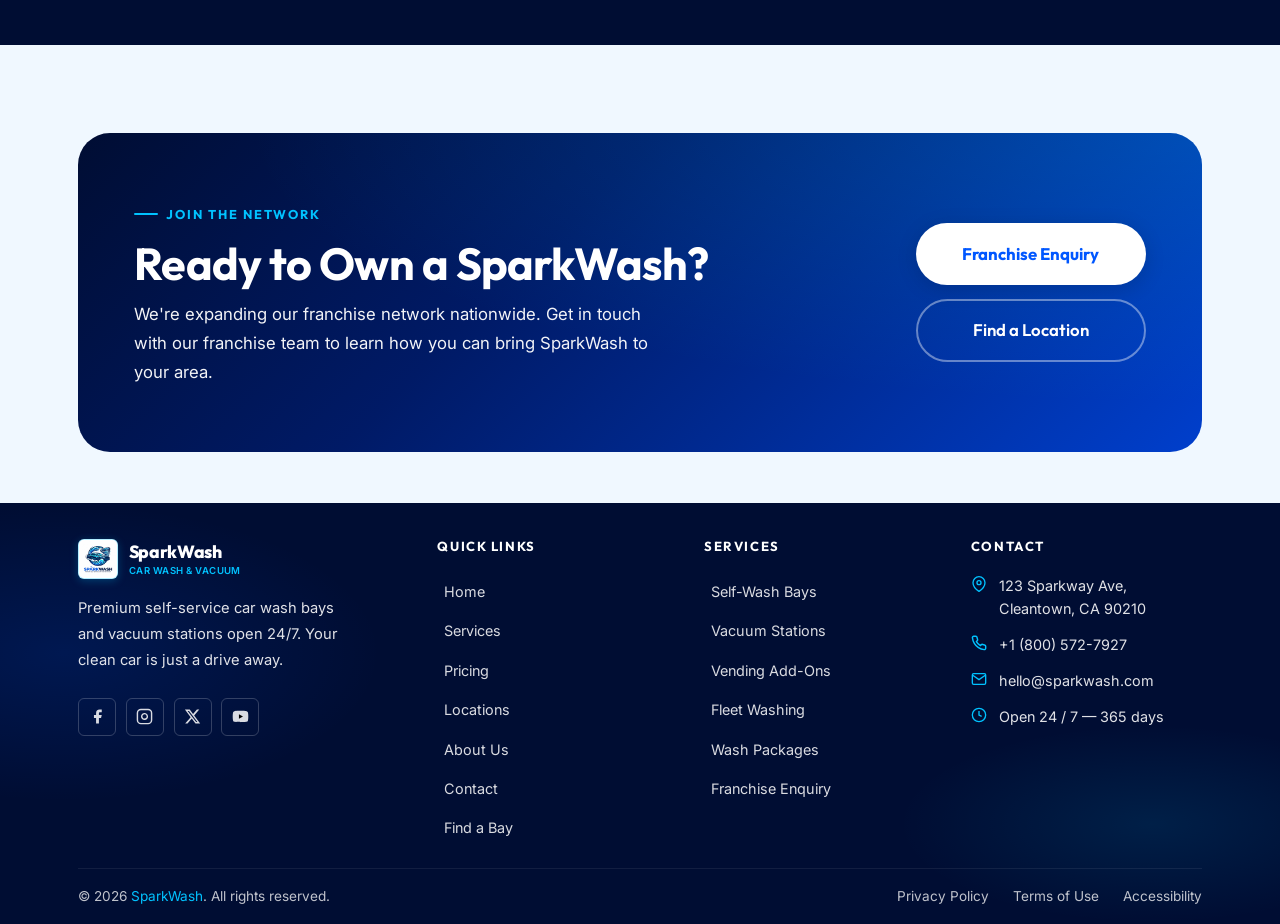
<file: about.html>
<!DOCTYPE html>
<html lang="en" dir="ltr">

<head>
  <meta charset="UTF-8" />
  <link rel="icon" type="image/jpeg" href="assets/images/favicon.jpg" />
  <link rel="shortcut icon" href="assets/images/favicon.jpg" />
  <meta name="viewport" content="width=device-width, initial-scale=1.0" />
  <title>About Us — SparkWash | Self-Service Car Wash & Vacuum Station</title>
  <meta name="description"
    content="Learn about SparkWash — our story, our mission, and why we built the best self-service car wash and vacuum station network in the region." />
  <link rel="canonical" href="about.html" />
  <link rel="preconnect" href="https://fonts.googleapis.com" />
  <link rel="preconnect" href="https://fonts.gstatic.com" crossorigin />
  <link
    href="https://fonts.googleapis.com/css2?family=Outfit:wght@300;400;500;600;700;800;900&family=Inter:wght@300;400;500;600;700&display=swap"
    rel="stylesheet" />
  <link rel="stylesheet" href="assets/css/style.css" />
  <link rel="stylesheet" href="assets/css/responsive.css" />
  <link rel="stylesheet" href="assets/css/about.css" />
  <script src="assets/js/theme-init.js"></script>
</head>

<body>
  <a href="#main-content" class="skip-link">Skip to main content</a>
  <div id="site-loader" role="status" aria-label="Loading SparkWash">
    <div class="loader-brand">
      <div class="brand-icon loader-brand-icon" aria-hidden="true">
        <img src="assets/images/logo.jpg" alt="SparkWash Logo" />
      </div>
      <div class="loader-name">Spark<span>Wash</span></div>
    </div>
    <div class="loader-bar">
      <div class="loader-bar-fill"></div>
    </div>
  </div>

  <header id="site-header" role="banner">
    <div class="container">
      <div class="header-inner">
        <a href="index.html" class="header-brand" aria-label="SparkWash Home">
          <div class="brand-icon" aria-hidden="true"><img src="assets/images/logo.jpg" alt="SparkWash Logo" /></div>
          <div class="brand-text"><span class="brand-name">SparkWash</span><span class="brand-tagline">Car Wash &
              Vacuum</span></div>
        </a>
        <nav class="header-nav" role="navigation" aria-label="Primary navigation">
          <div class="nav-item" data-dropdown><button class="nav-link" aria-expanded="false" aria-haspopup="true"
              id="nav-home-btn">Home<svg class="chevron" viewBox="0 0 24 24" fill="none" stroke="currentColor"
                stroke-width="2.5" aria-hidden="true">
                <polyline points="6 9 12 15 18 9" />
              </svg></button>
            <div class="nav-dropdown" role="menu" aria-labelledby="nav-home-btn"><a href="index.html"
                role="menuitem"><svg viewBox="0 0 24 24" fill="none" stroke="currentColor" stroke-width="2"
                  aria-hidden="true">
                  <path d="M3 9l9-7 9 7v11a2 2 0 01-2 2H5a2 2 0 01-2-2z" />
                </svg>Home 1</a><a href="home-2.html" role="menuitem"><svg viewBox="0 0 24 24" fill="none"
                  stroke="currentColor" stroke-width="2" aria-hidden="true">
                  <rect x="3" y="3" width="7" height="7" />
                  <rect x="14" y="3" width="7" height="7" />
                  <rect x="14" y="14" width="7" height="7" />
                  <rect x="3" y="14" width="7" height="7" />
                </svg>Home 2</a></div>
          </div>
          <a href="services.html" class="nav-link">Services</a>
          <a href="pricing.html" class="nav-link">Pricing</a>
          <a href="locations.html" class="nav-link">Locations</a>
          <a href="about.html" class="nav-link active">About</a>
          <a href="contact.html" class="nav-link">Contact</a>
        </nav>
        <div class="header-controls">
          <button class="ctrl-btn" data-dir-toggle aria-label="Switch to RTL">RTL</button>
          <button class="ctrl-btn" data-dark-toggle aria-label="Toggle dark mode"><svg class="icon-moon"
              viewBox="0 0 24 24" fill="none" stroke="currentColor" stroke-width="2" aria-hidden="true">
              <path d="M21 12.79A9 9 0 1111.21 3 7 7 0 0021 12.79z" />
            </svg><svg class="icon-sun" viewBox="0 0 24 24" fill="none" stroke="currentColor" stroke-width="2"
              stroke-linecap="round" stroke-linejoin="round" aria-hidden="true" style="display:none">
              <circle cx="12" cy="12" r="5" />
              <line x1="12" y1="1" x2="12" y2="3" />
              <line x1="12" y1="21" x2="12" y2="23" />
              <line x1="4.22" y1="4.22" x2="5.64" y2="5.64" />
              <line x1="18.36" y1="18.36" x2="19.78" y2="19.78" />
              <line x1="1" y1="12" x2="3" y2="12" />
              <line x1="21" y1="12" x2="23" y2="12" />
              <line x1="4.22" y1="19.78" x2="5.64" y2="18.36" />
              <line x1="18.36" y1="5.64" x2="19.78" y2="4.22" />
            </svg></button>
          <a href="locations.html" class="btn btn-primary header-cta" aria-label="Find a SparkWash Bay Near You">
            <svg width="15" height="15" viewBox="0 0 24 24" fill="none" stroke="currentColor" stroke-width="2.2"
              stroke-linecap="round" stroke-linejoin="round" aria-hidden="true">
              <path d="M21 10c0 7-9 13-9 13s-9-6-9-13a9 9 0 0118 0z" />
              <circle cx="12" cy="10" r="3" />
            </svg>
            <span>Find Location</span>
          </a>
          <button id="menu-btn" class="menu-btn" aria-expanded="false" aria-controls="mobile-menu"
            aria-label="Toggle menu">
            <svg class="icon-hamburger" viewBox="0 0 24 24" fill="none" stroke="currentColor" stroke-width="2.2"
              aria-hidden="true">
              <line x1="3" y1="6" x2="21" y2="6" />
              <line x1="3" y1="12" x2="21" y2="12" />
              <line x1="3" y1="18" x2="21" y2="18" />
            </svg>
            <svg class="icon-close" viewBox="0 0 24 24" fill="none" stroke="currentColor" stroke-width="2.5"
              aria-hidden="true">
              <line x1="18" y1="6" x2="6" y2="18" />
              <line x1="6" y1="6" x2="18" y2="18" />
            </svg>
          </button>
        </div>
      </div>
    </div>
  </header>

  <!-- Mobile Menu Backdrop -->
  <div id="mobile-menu-backdrop" class="mobile-menu-backdrop" aria-hidden="true"></div>

  <!-- Mobile Menu Drawer -->
  <nav id="mobile-menu" class="mobile-menu-drawer" role="navigation" aria-label="Mobile navigation" aria-hidden="true">
    <div class="mobile-menu-header">
      <div class="mobile-brand">
        <div class="brand-icon" aria-hidden="true">
          <img src="assets/images/logo.jpg" alt="SparkWash Logo" />
        </div>
        <div class="brand-text">
          <span class="brand-name">SparkWash</span>
          <span class="brand-tagline">Car Wash & Vacuum</span>
        </div>
      </div>
      <button id="menu-close" class="mobile-close-btn" aria-label="Close navigation menu">
        <svg viewBox="0 0 24 24" fill="none" stroke="currentColor" stroke-width="2.5" aria-hidden="true">
          <line x1="18" y1="6" x2="6" y2="18" />
          <line x1="6" y1="6" x2="18" y2="18" />
        </svg>
      </button>
    </div>

    <div class="mobile-menu-body">
      <!-- Home accordion -->
      <div class="mobile-nav-item" data-accordion>
        <button class="mobile-nav-link" aria-expanded="false" aria-haspopup="true">
          <span class="mobile-nav-link-content">
            <svg class="mobile-nav-icon" viewBox="0 0 24 24" fill="none" stroke="currentColor" stroke-width="2" aria-hidden="true">
              <path d="M3 9l9-7 9 7v11a2 2 0 01-2 2H5a2 2 0 01-2-2z" />
              <polyline points="9 22 9 12 15 12 15 22" />
            </svg>
            <span>Home</span>
          </span>
          <svg class="mobile-chevron" viewBox="0 0 24 24" fill="none" stroke="currentColor" stroke-width="2.5" aria-hidden="true">
            <polyline points="6 9 12 15 18 9" />
          </svg>
        </button>
        <div class="mobile-submenu" role="group">
          <a href="index.html">
            <svg viewBox="0 0 24 24" fill="none" stroke="currentColor" stroke-width="2" aria-hidden="true">
              <path d="M3 9l9-7 9 7v11a2 2 0 01-2 2H5a2 2 0 01-2-2z" />
              <polyline points="9 22 9 12 15 12 15 22" />
            </svg>
            <span>Home 1 (Classic)</span>
          </a>
          <a href="home-2.html">
            <svg viewBox="0 0 24 24" fill="none" stroke="currentColor" stroke-width="2" aria-hidden="true">
              <rect x="3" y="3" width="7" height="7" />
              <rect x="14" y="3" width="7" height="7" />
              <rect x="14" y="14" width="7" height="7" />
              <rect x="3" y="14" width="7" height="7" />
            </svg>
            <span>Home 2 (Modern)</span>
          </a>
        </div>
      </div>

      <a href="services.html" class="mobile-nav-link">
        <span class="mobile-nav-link-content">
          <svg class="mobile-nav-icon" viewBox="0 0 24 24" fill="none" stroke="currentColor" stroke-width="2" aria-hidden="true">
            <polygon points="12 2 2 7 12 12 22 7 12 2" />
            <polyline points="2 17 12 22 22 17" />
            <polyline points="2 12 12 17 22 12" />
          </svg>
          <span>Services</span>
        </span>
      </a>

      <a href="pricing.html" class="mobile-nav-link">
        <span class="mobile-nav-link-content">
          <svg class="mobile-nav-icon" viewBox="0 0 24 24" fill="none" stroke="currentColor" stroke-width="2" aria-hidden="true">
            <line x1="12" y1="1" x2="12" y2="23" />
            <path d="M17 5H9.5a3.5 3.5 0 000 7h5a3.5 3.5 0 010 7H6" />
          </svg>
          <span>Pricing</span>
        </span>
      </a>

      <a href="locations.html" class="mobile-nav-link">
        <span class="mobile-nav-link-content">
          <svg class="mobile-nav-icon" viewBox="0 0 24 24" fill="none" stroke="currentColor" stroke-width="2" aria-hidden="true">
            <path d="M21 10c0 7-9 13-9 13s-9-6-9-13a9 9 0 0118 0z" />
            <circle cx="12" cy="10" r="3" />
          </svg>
          <span>Locations</span>
        </span>
      </a>

      <a href="about.html" class="mobile-nav-link active">
        <span class="mobile-nav-link-content">
          <svg class="mobile-nav-icon" viewBox="0 0 24 24" fill="none" stroke="currentColor" stroke-width="2" aria-hidden="true">
            <circle cx="12" cy="12" r="10" />
            <line x1="12" y1="16" x2="12" y2="12" />
            <line x1="12" y1="8" x2="12.01" y2="8" />
          </svg>
          <span>About</span>
        </span>
      </a>

      <a href="contact.html" class="mobile-nav-link">
        <span class="mobile-nav-link-content">
          <svg class="mobile-nav-icon" viewBox="0 0 24 24" fill="none" stroke="currentColor" stroke-width="2" aria-hidden="true">
            <path d="M22 16.92v3a2 2 0 0 1-2.18 2 19.79 19.79 0 0 1-8.63-3.07 19.5 19.5 0 0 1-6-6 19.79 19.79 0 0 1-3.07-8.67A2 2 0 0 1 4.11 2h3a2 2 0 0 1 2 1.72 12.84 12.84 0 0 0 .7 2.81 2 2 0 0 1-.45 2.11L8.09 9.91a16 16 0 0 0 6 6l1.27-1.27a2 2 0 0 1 2.11-.45 12.84 12.84 0 0 0 2.81.7A2 2 0 0 1 22 16.92z" />
          </svg>
          <span>Contact</span>
        </span>
      </a>

    </div>

    <div class="mobile-menu-footer">
      <div class="mobile-cta">
        <a href="locations.html" class="btn btn-primary" style="width:100%;justify-content:center;">Find Location</a>
      </div>

      <div class="mobile-support-info">
        <span class="pulse-dot" aria-hidden="true"></span>
        <span>Open 24/7 &bull; Support: (800) 572-7927</span>
      </div>
    </div>
  </nav>

  <main id="main-content">

    <!-- SECTION 1 — EDITORIAL HERO -->
    <section class="about-hero" aria-labelledby="about-h1">
      <div class="container">
        <div class="about-hero-inner">
          <div>
            <nav class="breadcrumb" aria-label="Breadcrumb"><a href="index.html">Home</a><svg viewBox="0 0 24 24"
                fill="none" stroke="currentColor" stroke-width="2.5" aria-hidden="true">
                <polyline points="9 18 15 12 9 6" />
              </svg><span>About Us</span></nav>
            <div class="eyebrow animate-fadeup" style="color:var(--clr-cyan)">Our Story</div>
            <h1 class="animate-fadeup delay-1" id="about-h1">We Believe Every Car Deserves a <span>Spotless</span> Clean
            </h1>
            <p class="animate-fadeup delay-2">SparkWash was founded on a simple idea — that getting a
              professional-quality car wash shouldn't require an appointment, a long wait, or a premium price tag. We
              built the infrastructure so you could do it yourself, better.</p>
          </div>
          <div class="about-hero-img animate-fadein delay-2">
            <img src="assets/images/about/p36.jpg" alt="SparkWash location exterior during daytime" loading="eager" />
          </div>
        </div>
      </div>
    </section>

    <!-- SECTION 2 — MISSION + VALUES -->
    <section class="section-pad" aria-labelledby="mission-heading">
      <div class="container">
        <div style="max-width:640px" class="animate-fadeup">
          <div class="eyebrow">What Drives Us</div>
          <h2 class="section-title" id="mission-heading">Our Mission & Core Values</h2>
          <p class="section-sub" style="max-width:100%">We exist to make premium car care accessible, affordable, and
            effortless for every driver — wherever they are, whenever they need it.</p>
        </div>
        <div class="values-grid">
          <article class="value-card animate-fadeup delay-1">
            <div class="value-card-img-wrap">
              <img src="assets/images/about/p40.jpg" alt="SparkWash modern self-service wash bay facility open 24/7" loading="lazy" />
              <span class="value-card-badge">01</span>
            </div>
            <div class="value-card-body">
              <h3>Accessibility First</h3>
              <p>Every SparkWash location is open 24 hours a day, 365 days a year. No appointments, no staff — just drive
                in and start washing whenever suits you.</p>
            </div>
          </article>
          <article class="value-card animate-fadeup delay-2">
            <div class="value-card-img-wrap">
              <img src="assets/images/services/p41.jpg" alt="Commercial quality detailing and foam wash" loading="lazy" />
              <span class="value-card-badge">02</span>
            </div>
            <div class="value-card-body">
              <h3>Commercial Quality</h3>
              <p>We install the same pressure systems and foam equipment used by professional detailing shops — and put
                them in your hands at self-service prices.</p>
            </div>
          </article>
          <article class="value-card animate-fadeup delay-3">
            <div class="value-card-img-wrap">
              <img src="assets/images/services/p42.jpg" alt="Professional station inspection and weekly maintenance" loading="lazy" />
              <span class="value-card-badge">03</span>
            </div>
            <div class="value-card-body">
              <h3>Constant Maintenance</h3>
              <p>Every station is inspected and serviced on a weekly schedule. We won't let broken equipment ruin your
                wash day — and if it does, we make it right.</p>
            </div>
          </article>
        </div>
      </div>
    </section>

    <!-- SECTION 3 — TIMELINE -->
    <section class="section-pad bg-alt-section" aria-labelledby="timeline-heading">
      <div class="container">
        <div class="text-center animate-fadeup" style="max-width:520px;margin:0 auto 4rem">
          <div class="eyebrow" style="justify-content:center">Our Journey</div>
          <h2 class="section-title" id="timeline-heading">From One Bay to a Network</h2>
        </div>

        <div style="max-width:900px;margin:0 auto">
          <ol class="timeline" aria-label="SparkWash company timeline">

            <li class="tl-item animate-fadeup">
              <div class="tl-content">
                <div class="tl-year">2014</div>
                <div class="tl-title">The First Bay Opens</div>
                <p class="tl-desc">SparkWash opened its very first self-service wash bay in Cleantown, CA with just one
                  bay and two vacuum stations. Within 3 months, it was operating at full capacity daily.</p>
              </div>
              <div class="tl-center" aria-hidden="true">
                <div class="tl-dot">1</div>
                <div class="tl-line"></div>
              </div>
              <div class="tl-empty"></div>
            </li>

            <li class="tl-item animate-fadeup delay-1">
              <div class="tl-empty"></div>
              <div class="tl-center" aria-hidden="true">
                <div class="tl-dot">2</div>
                <div class="tl-line"></div>
              </div>
              <div class="tl-content">
                <div class="tl-year">2016</div>
                <div class="tl-title">First Expansion — 3 New Locations</div>
                <p class="tl-desc">Demand was undeniable. We opened 3 new stations in the greater metro area, each with
                  improved equipment and a wider range of wash packages.</p>
              </div>
            </li>

            <li class="tl-item animate-fadeup delay-2">
              <div class="tl-content">
                <div class="tl-year">2019</div>
                <div class="tl-title">Contactless Payment Rolled Out</div>
                <p class="tl-desc">We upgraded every bay to accept credit cards, debit cards, and contactless payments —
                  making SparkWash the most accessible car wash network in the region.</p>
              </div>
              <div class="tl-center" aria-hidden="true">
                <div class="tl-dot">3</div>
                <div class="tl-line"></div>
              </div>
              <div class="tl-empty"></div>
            </li>

            <li class="tl-item animate-fadeup delay-3">
              <div class="tl-empty"></div>
              <div class="tl-center" aria-hidden="true">
                <div class="tl-dot">4</div>
                <div class="tl-line"></div>
              </div>
              <div class="tl-content">
                <div class="tl-year">2022</div>
                <div class="tl-title">Franchise Programme Launched</div>
                <p class="tl-desc">We opened the SparkWash franchise programme, allowing independent operators to bring
                  the SparkWash brand to new regions with full equipment and operational support.</p>
              </div>
            </li>

            <li class="tl-item animate-fadeup delay-4">
              <div class="tl-content">
                <div class="tl-year">2026</div>
                <div class="tl-title">12 Locations & Growing</div>
                <p class="tl-desc">Today SparkWash operates 12 fully-equipped locations with 6 more in development. Our
                  goal: making premium self-service washing available in every major metro area.</p>
              </div>
              <div class="tl-center" aria-hidden="true">
                <div class="tl-dot">5</div>
                <div class="tl-line"></div>
              </div>
              <div class="tl-empty"></div>
            </li>

          </ol>
        </div>
      </div>
    </section>

    <!-- SECTION 4 — TEAM/CULTURE -->
    <section class="team-strip" aria-labelledby="team-heading">
      <div class="container">
        <div class="team-strip-inner">
          <div class="animate-fadeup">
            <div class="eyebrow" style="color:var(--clr-cyan)">The People Behind SparkWash</div>
            <h2 id="team-heading">Built by a Team That Cares</h2>
            <p>SparkWash isn't staffed at the bays — but behind the scenes, our team of engineers, maintenance
              specialists, and customer support agents work around the clock to keep every station running perfectly.
            </p>
            <div class="team-stat-row">
              <div class="team-stat">
                <div class="team-stat-val">10<span>+</span></div>
                <div class="team-stat-lbl">Years Operating</div>
              </div>
              <div class="team-stat">
                <div class="team-stat-val">25<span>+</span></div>
                <div class="team-stat-lbl">Team Members</div>
              </div>
              <div class="team-stat">
                <div class="team-stat-val">4<span>hr</span></div>
                <div class="team-stat-lbl">Max Repair Time</div>
              </div>
            </div>
          </div>
          <div class="team-img-grid animate-fadein delay-2">
            <img src="assets/images/about/p37.jpg" alt="SparkWash team member working at a maintenance station"
              loading="lazy" />
            <img src="assets/images/services/p38.jpg" alt="Customer using self-service wash bay" loading="lazy" />
            <img src="assets/images/sections/p39.jpg" alt="Car being washed at SparkWash facility" loading="lazy" />
          </div>
        </div>
      </div>
    </section>

    <!-- SECTION 5 — CTA -->
    <section class="section-pad" aria-label="Call to action">
      <div class="container">
        <div class="cta-banner animate-fadein">
          <div class="cta-text">
            <div class="eyebrow">Join the Network</div>
            <h2>Ready to Own a SparkWash?</h2>
            <p>We're expanding our franchise network nationwide. Get in touch with our franchise team to learn how you
              can bring SparkWash to your area.</p>
          </div>
          <div class="cta-actions">
            <a href="contact.html#franchise" class="btn btn-white btn-lg"
              style="background:#fff;color:var(--clr-royal);font-weight:700">Franchise Enquiry</a>
            <a href="locations.html" class="btn btn-white-outline btn-lg">Find a Location</a>
          </div>
        </div>
      </div>
    </section>

  </main>

  <footer id="site-footer" role="contentinfo">
    <div class="container">
      <div class="footer-inner">

        <div class="footer-top">

          <!-- Brand Column -->
          <div class="footer-brand-col">
            <a href="index.html" class="footer-brand" aria-label="SparkWash Home">
              <div class="brand-icon" aria-hidden="true">
                <img src="assets/images/logo.jpg" alt="SparkWash Logo" />
              </div>
              <div class="brand-text">
                <span class="brand-name">SparkWash</span>
                <span class="brand-tagline">Car Wash & Vacuum</span>
              </div>
            </a>
            <p class="footer-desc">Premium self-service car wash bays and vacuum stations open 24/7. Your clean car is
              just a drive away.</p>
            <div class="footer-socials" aria-label="Social media links">
              <!-- Facebook -->
              <a href="#" class="social-btn" aria-label="Facebook">
                <svg viewBox="0 0 24 24" fill="currentColor" aria-hidden="true">
                  <path d="M18 2h-3a5 5 0 00-5 5v3H7v4h3v8h4v-8h3l1-4h-4V7a1 1 0 011-1h3z" />
                </svg>
              </a>
              <!-- Instagram -->
              <a href="#" class="social-btn" aria-label="Instagram">
                <svg viewBox="0 0 24 24" fill="none" stroke="currentColor" stroke-width="2" aria-hidden="true">
                  <rect x="2" y="2" width="20" height="20" rx="5" ry="5" />
                  <path d="M16 11.37A4 4 0 1112.63 8 4 4 0 0116 11.37z" />
                  <line x1="17.5" y1="6.5" x2="17.51" y2="6.5" />
                </svg>
              </a>
              <!-- Twitter/X -->
              <a href="#" class="social-btn" aria-label="X (Twitter)">
                <svg viewBox="0 0 24 24" fill="currentColor" aria-hidden="true">
                  <path
                    d="M18.244 2.25h3.308l-7.227 8.26 8.502 11.24H16.17l-5.214-6.817L4.99 21.75H1.68l7.73-8.835L1.254 2.25H8.08l4.713 6.231zm-1.161 17.52h1.833L7.084 4.126H5.117z" />
                </svg>
              </a>
              <!-- YouTube -->
              <a href="#" class="social-btn" aria-label="YouTube">
                <svg viewBox="0 0 24 24" fill="currentColor" aria-hidden="true">
                  <path
                    d="M22.54 6.42a2.78 2.78 0 00-1.94-1.96C18.88 4 12 4 12 4s-6.88 0-8.6.46a2.78 2.78 0 00-1.94 1.96A29 29 0 001 12a29 29 0 00.46 5.58 2.78 2.78 0 001.94 1.95C5.12 20 12 20 12 20s6.88 0 8.6-.47a2.78 2.78 0 001.94-1.95A29 29 0 0023 12a29 29 0 00-.46-5.58z" />
                  <polygon points="9.75 15.02 15.5 12 9.75 8.98 9.75 15.02" fill="#000" />
                </svg>
              </a>
            </div>
          </div>

          <!-- Quick Links -->
          <div>
            <h3 class="footer-col-title">Quick Links</h3>
            <ul class="footer-links">
              <li><a href="index.html">Home</a></li>
              <li><a href="services.html">Services</a></li>
              <li><a href="pricing.html">Pricing</a></li>
              <li><a href="locations.html">Locations</a></li>
              <li><a href="about.html">About Us</a></li>
              <li><a href="contact.html">Contact</a></li>
              <li><a href="locations.html">Find a Bay</a></li>
            </ul>
          </div>

          <!-- Services -->
          <div>
            <h3 class="footer-col-title">Services</h3>
            <ul class="footer-links">
              <li><a href="services.html#self-wash">Self-Wash Bays</a></li>
              <li><a href="services.html#vacuum">Vacuum Stations</a></li>
              <li><a href="services.html#vending">Vending Add-Ons</a></li>
              <li><a href="services.html#fleet">Fleet Washing</a></li>
              <li><a href="pricing.html">Wash Packages</a></li>
              <li><a href="contact.html#franchise">Franchise Enquiry</a></li>
            </ul>
          </div>

          <!-- Contact -->
          <div>
            <h3 class="footer-col-title">Contact</h3>
            <div class="footer-contact-item">
              <svg viewBox="0 0 24 24" fill="none" stroke="currentColor" stroke-width="2" aria-hidden="true">
                <path d="M21 10c0 7-9 13-9 13s-9-6-9-13a9 9 0 0118 0z" />
                <circle cx="12" cy="10" r="3" />
              </svg>
              <span>123 Sparkway Ave, Cleantown, CA 90210</span>
            </div>
            <div class="footer-contact-item">
              <svg viewBox="0 0 24 24" fill="none" stroke="currentColor" stroke-width="2.2" stroke-linecap="round" stroke-linejoin="round" aria-hidden="true">
                <path d="M22 16.92v3a2 2 0 0 1-2.18 2 19.79 19.79 0 0 1-8.63-3.07 19.5 19.5 0 0 1-6-6 19.79 19.79 0 0 1-3.07-8.67A2 2 0 0 1 4.11 2h3a2 2 0 0 1 2 1.72 12.84 12.84 0 0 0 .7 2.81 2 2 0 0 1-.45 2.11L8.09 9.91a16 16 0 0 0 6 6l1.27-1.27a2 2 0 0 1 2.11-.45 12.84 12.84 0 0 0 2.81.7A2 2 0 0 1 22 16.92z" />
              </svg>
              <a href="tel:+18005727927" style="color:inherit">+1 (800) 572-7927</a>
            </div>
            <div class="footer-contact-item">
              <svg viewBox="0 0 24 24" fill="none" stroke="currentColor" stroke-width="2" aria-hidden="true">
                <path d="M4 4h16c1.1 0 2 .9 2 2v12c0 1.1-.9 2-2 2H4c-1.1 0-2-.9-2-2V6c0-1.1.9-2 2-2z" />
                <polyline points="22,6 12,13 2,6" />
              </svg>
              <a href="mailto:hello@sparkwash.com" style="color:inherit">hello@sparkwash.com</a>
            </div>
            <div class="footer-contact-item">
              <svg viewBox="0 0 24 24" fill="none" stroke="currentColor" stroke-width="2" aria-hidden="true">
                <circle cx="12" cy="12" r="10" />
                <polyline points="12 6 12 12 16 14" />
              </svg>
              <span>Open 24 / 7 — 365 days</span>
            </div>
          </div>

        </div>

        <div class="footer-bottom">
          <p class="footer-copy">© 2026 <span>SparkWash</span>. All rights reserved.</p>
          <nav class="footer-legal" aria-label="Legal links">
            <a href="#">Privacy Policy</a>
            <a href="#">Terms of Use</a>
            <a href="#">Accessibility</a>
          </nav>
        </div>

      </div>
    </div>
  </footer>

  <button id="scroll-top" aria-label="Scroll to top"><svg viewBox="0 0 24 24" fill="none" stroke="currentColor"
      stroke-width="2.5" aria-hidden="true">
      <polyline points="18 15 12 9 6 15" />
    </svg></button>
  <script src="assets/js/main.js"></script>
</body>

</html>
</file>
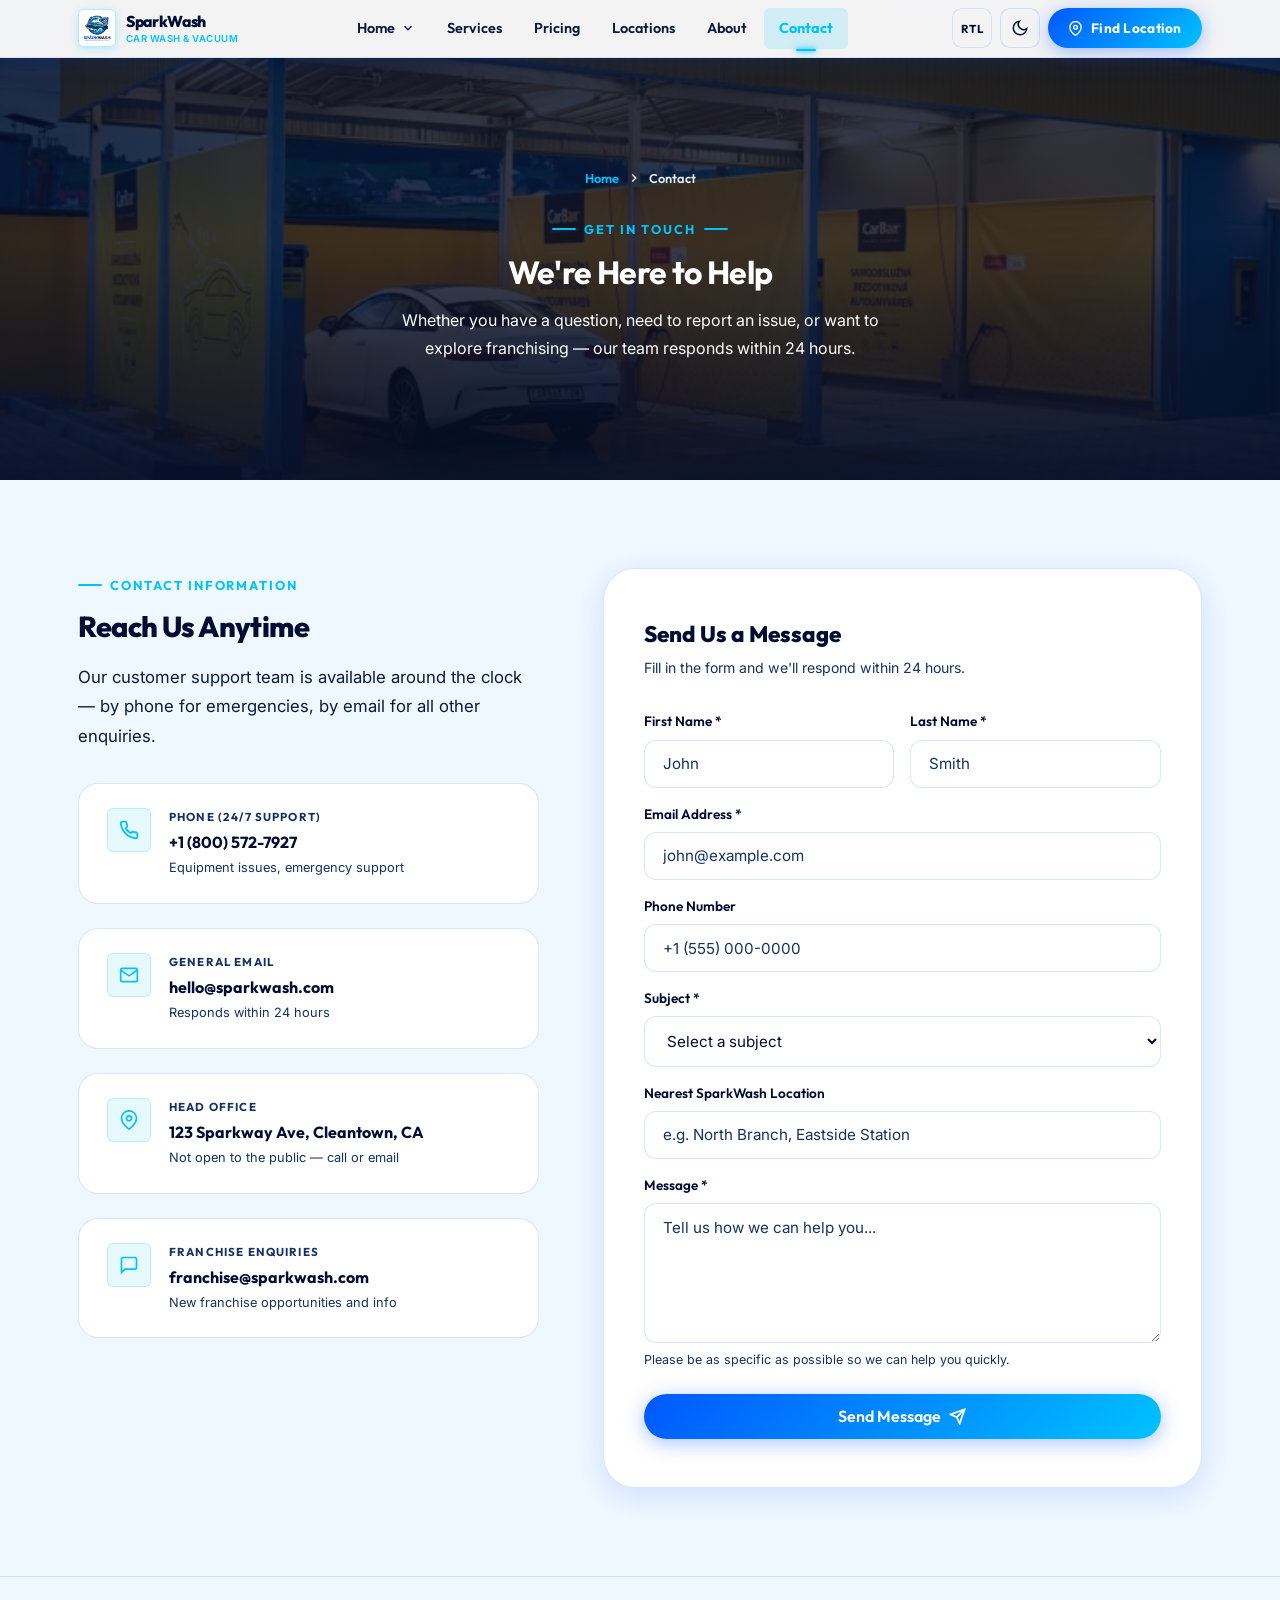
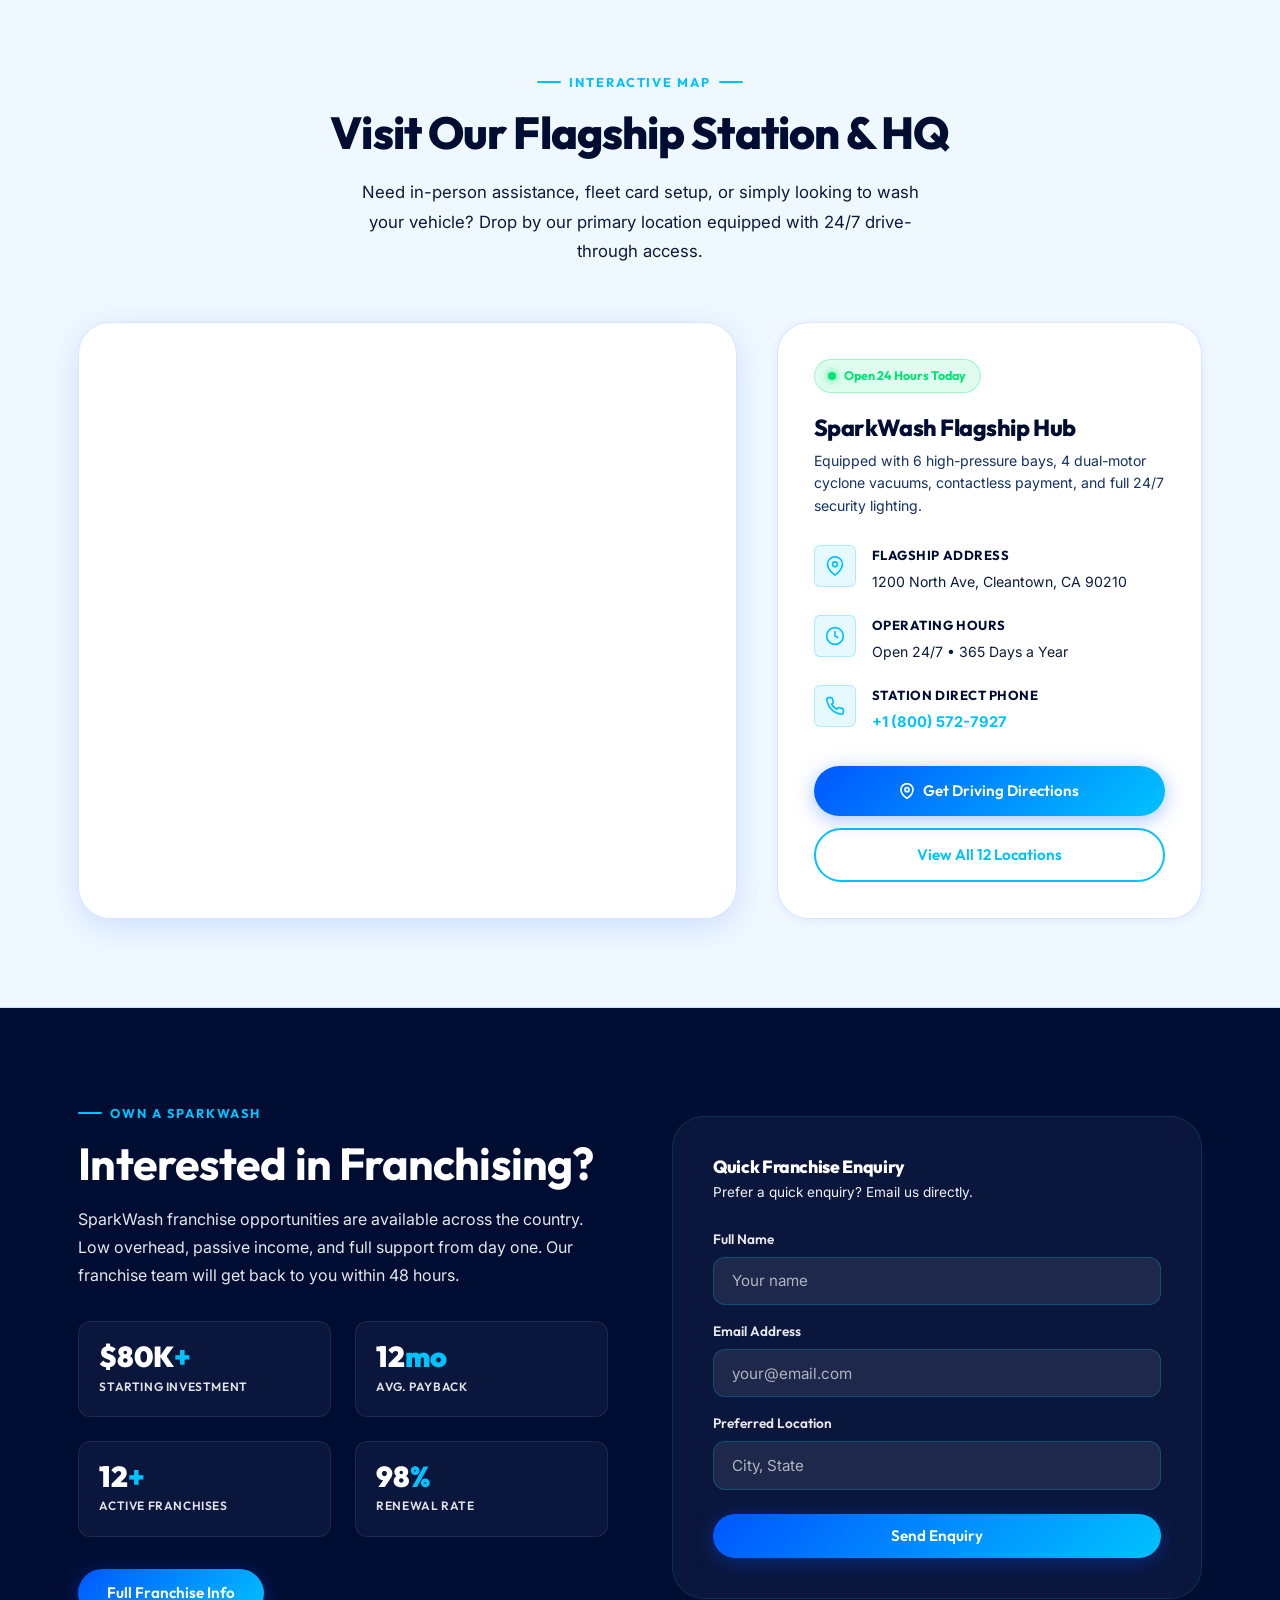
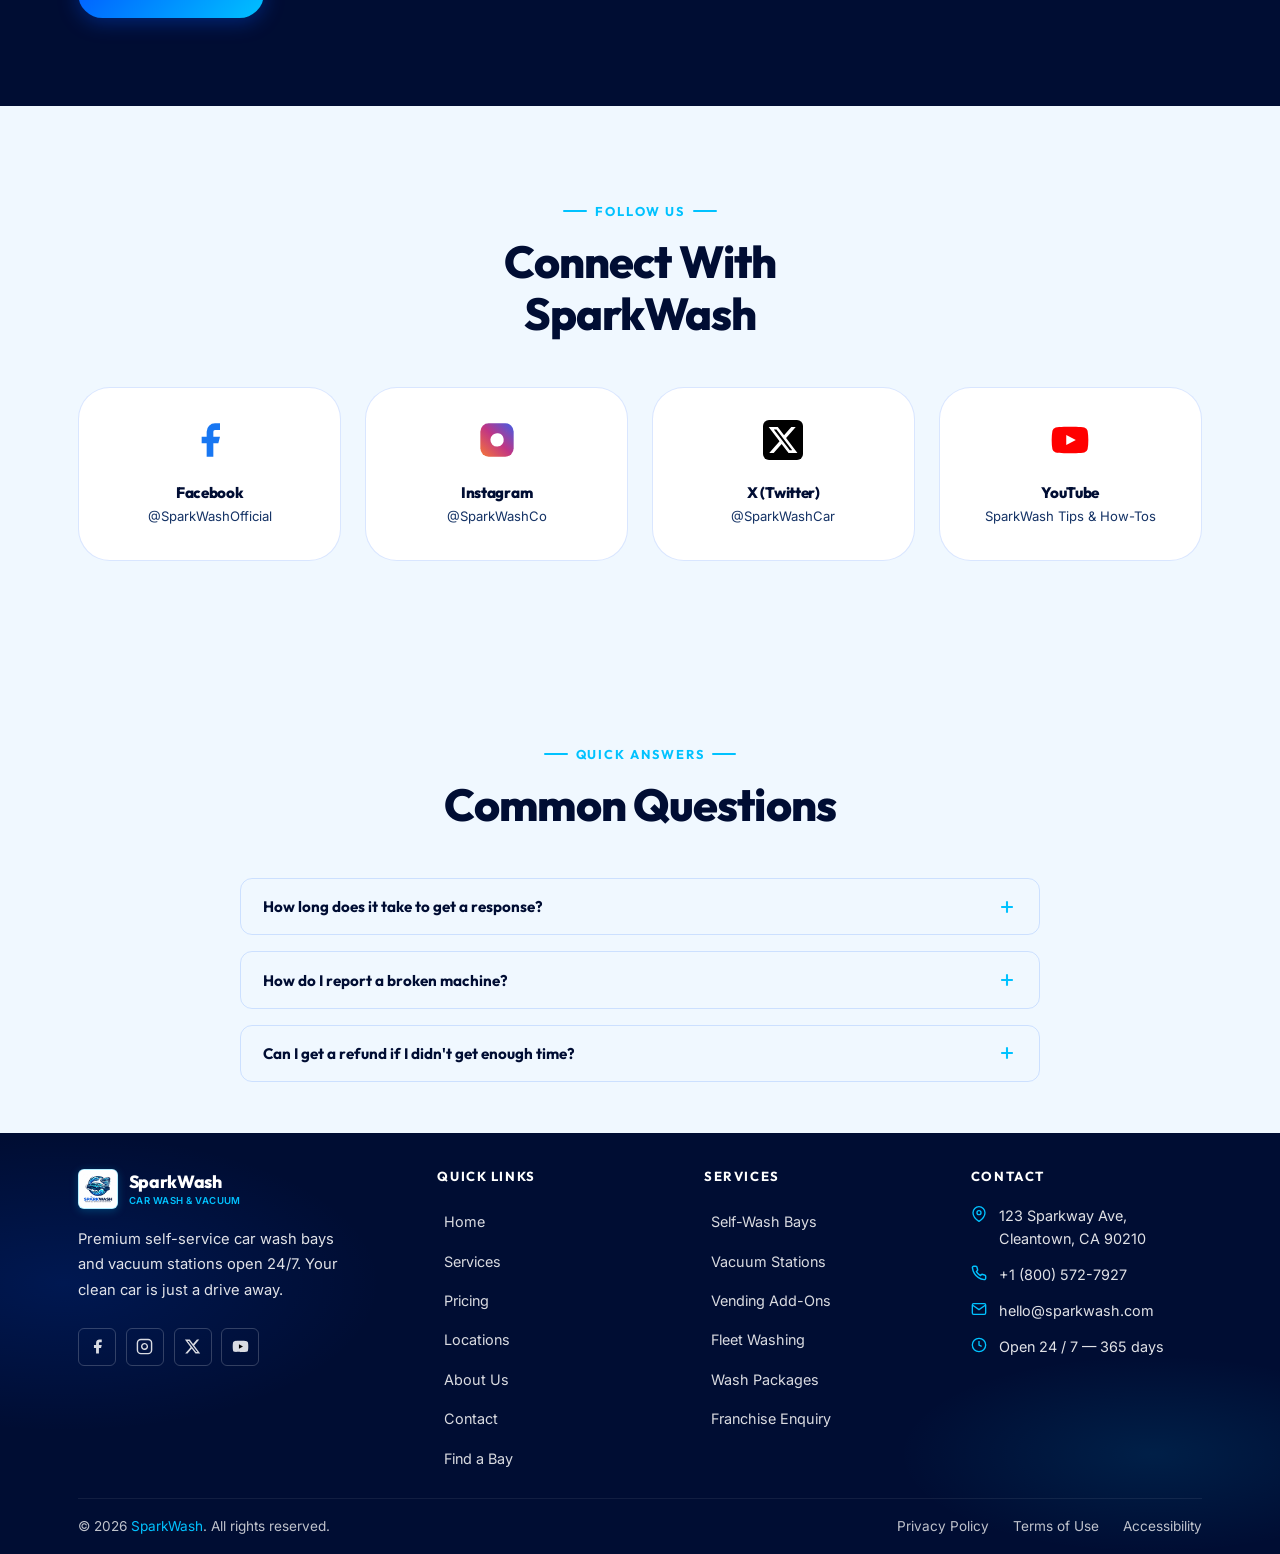
<file: contact.html>
<!DOCTYPE html>
<html lang="en" dir="ltr">
<head>
  <meta charset="UTF-8"/>
  <link rel="icon" type="image/jpeg" href="assets/images/favicon.jpg" />
  <link rel="shortcut icon" href="assets/images/favicon.jpg" />
  <meta name="viewport" content="width=device-width, initial-scale=1.0"/>
  <title>Contact Us — SparkWash | Self-Service Car Wash & Vacuum Station</title>
  <meta name="description" content="Get in touch with SparkWash — report an equipment issue, enquire about franchising, or ask a question. Our team responds within 24 hours."/>
  <link rel="canonical" href="contact.html"/>
  <link rel="preconnect" href="https://fonts.googleapis.com"/>
  <link rel="preconnect" href="https://fonts.gstatic.com" crossorigin/>
  <link href="https://fonts.googleapis.com/css2?family=Outfit:wght@300;400;500;600;700;800;900&family=Inter:wght@300;400;500;600;700&display=swap" rel="stylesheet"/>
  <link rel="stylesheet" href="assets/css/style.css"/>
  <link rel="stylesheet" href="assets/css/responsive.css"/>
  <link rel="stylesheet" href="assets/css/contact.css"/>
  <script src="assets/js/theme-init.js"></script>
</head>
<body>
  <a href="#main-content" class="skip-link">Skip to main content</a>
  <div id="site-loader" role="status" aria-label="Loading SparkWash">
    <div class="loader-brand">
      <div class="brand-icon loader-brand-icon" aria-hidden="true">
        <img src="assets/images/logo.jpg" alt="SparkWash Logo" />
      </div>
      <div class="loader-name">Spark<span>Wash</span></div>
    </div>
    <div class="loader-bar">
      <div class="loader-bar-fill"></div>
    </div>
  </div>

  <header id="site-header" role="banner">
    <div class="container"><div class="header-inner">
      <a href="index.html" class="header-brand" aria-label="SparkWash Home"><div class="brand-icon" aria-hidden="true"><img src="assets/images/logo.jpg" alt="SparkWash Logo" /></div><div class="brand-text"><span class="brand-name">SparkWash</span><span class="brand-tagline">Car Wash & Vacuum</span></div></a>
      <nav class="header-nav" role="navigation" aria-label="Primary navigation">
        <div class="nav-item" data-dropdown><button class="nav-link" aria-expanded="false" aria-haspopup="true" id="nav-home-btn">Home<svg class="chevron" viewBox="0 0 24 24" fill="none" stroke="currentColor" stroke-width="2.5" aria-hidden="true"><polyline points="6 9 12 15 18 9"/></svg></button><div class="nav-dropdown" role="menu" aria-labelledby="nav-home-btn"><a href="index.html" role="menuitem"><svg viewBox="0 0 24 24" fill="none" stroke="currentColor" stroke-width="2" aria-hidden="true"><path d="M3 9l9-7 9 7v11a2 2 0 01-2 2H5a2 2 0 01-2-2z"/></svg>Home 1</a><a href="home-2.html" role="menuitem"><svg viewBox="0 0 24 24" fill="none" stroke="currentColor" stroke-width="2" aria-hidden="true"><rect x="3" y="3" width="7" height="7"/><rect x="14" y="3" width="7" height="7"/><rect x="14" y="14" width="7" height="7"/><rect x="3" y="14" width="7" height="7"/></svg>Home 2</a></div></div>
        <a href="services.html" class="nav-link">Services</a>
        <a href="pricing.html" class="nav-link">Pricing</a>
        <a href="locations.html" class="nav-link">Locations</a>
        <a href="about.html" class="nav-link">About</a>
        <a href="contact.html" class="nav-link active">Contact</a>
      </nav>
      <div class="header-controls">
        <button class="ctrl-btn" data-dir-toggle aria-label="Switch to RTL">RTL</button>
        <button class="ctrl-btn" data-dark-toggle aria-label="Toggle dark mode"><svg class="icon-moon" viewBox="0 0 24 24" fill="none" stroke="currentColor" stroke-width="2" aria-hidden="true"><path d="M21 12.79A9 9 0 1111.21 3 7 7 0 0021 12.79z"/></svg><svg class="icon-sun" viewBox="0 0 24 24" fill="none" stroke="currentColor" stroke-width="2" stroke-linecap="round" stroke-linejoin="round" aria-hidden="true" style="display:none"><circle cx="12" cy="12" r="5"/><line x1="12" y1="1" x2="12" y2="3"/><line x1="12" y1="21" x2="12" y2="23"/><line x1="4.22" y1="4.22" x2="5.64" y2="5.64"/><line x1="18.36" y1="18.36" x2="19.78" y2="19.78"/><line x1="1" y1="12" x2="3" y2="12"/><line x1="21" y1="12" x2="23" y2="12"/><line x1="4.22" y1="19.78" x2="5.64" y2="18.36"/><line x1="18.36" y1="5.64" x2="19.78" y2="4.22"/></svg></button>
        <a href="locations.html" class="btn btn-primary header-cta" aria-label="Find a SparkWash Bay Near You">
          <svg width="15" height="15" viewBox="0 0 24 24" fill="none" stroke="currentColor" stroke-width="2.2" stroke-linecap="round" stroke-linejoin="round" aria-hidden="true">
            <path d="M21 10c0 7-9 13-9 13s-9-6-9-13a9 9 0 0118 0z" />
            <circle cx="12" cy="10" r="3" />
          </svg>
          <span>Find Location</span>
        </a>
                  <button id="menu-btn" class="menu-btn" aria-expanded="false" aria-controls="mobile-menu" aria-label="Toggle menu">
            <svg class="icon-hamburger" viewBox="0 0 24 24" fill="none" stroke="currentColor" stroke-width="2.2" aria-hidden="true"><line x1="3" y1="6" x2="21" y2="6"/><line x1="3" y1="12" x2="21" y2="12"/><line x1="3" y1="18" x2="21" y2="18"/></svg>
            <svg class="icon-close" viewBox="0 0 24 24" fill="none" stroke="currentColor" stroke-width="2.5" aria-hidden="true"><line x1="18" y1="6" x2="6" y2="18"/><line x1="6" y1="6" x2="18" y2="18"/></svg>
          </button>
      </div>
    </div></div>
  </header>

  <!-- Mobile Menu Backdrop -->
  <div id="mobile-menu-backdrop" class="mobile-menu-backdrop" aria-hidden="true"></div>

  <!-- Mobile Menu Drawer -->
  <nav id="mobile-menu" class="mobile-menu-drawer" role="navigation" aria-label="Mobile navigation" aria-hidden="true">
    <div class="mobile-menu-header">
      <div class="mobile-brand">
        <div class="brand-icon" aria-hidden="true">
          <img src="assets/images/logo.jpg" alt="SparkWash Logo" />
        </div>
        <div class="brand-text">
          <span class="brand-name">SparkWash</span>
          <span class="brand-tagline">Car Wash & Vacuum</span>
        </div>
      </div>
      <button id="menu-close" class="mobile-close-btn" aria-label="Close navigation menu">
        <svg viewBox="0 0 24 24" fill="none" stroke="currentColor" stroke-width="2.5" aria-hidden="true">
          <line x1="18" y1="6" x2="6" y2="18" />
          <line x1="6" y1="6" x2="18" y2="18" />
        </svg>
      </button>
    </div>

    <div class="mobile-menu-body">
      <!-- Home accordion -->
      <div class="mobile-nav-item" data-accordion>
        <button class="mobile-nav-link" aria-expanded="false" aria-haspopup="true">
          <span class="mobile-nav-link-content">
            <svg class="mobile-nav-icon" viewBox="0 0 24 24" fill="none" stroke="currentColor" stroke-width="2" aria-hidden="true">
              <path d="M3 9l9-7 9 7v11a2 2 0 01-2 2H5a2 2 0 01-2-2z" />
              <polyline points="9 22 9 12 15 12 15 22" />
            </svg>
            <span>Home</span>
          </span>
          <svg class="mobile-chevron" viewBox="0 0 24 24" fill="none" stroke="currentColor" stroke-width="2.5" aria-hidden="true">
            <polyline points="6 9 12 15 18 9" />
          </svg>
        </button>
        <div class="mobile-submenu" role="group">
          <a href="index.html">
            <svg viewBox="0 0 24 24" fill="none" stroke="currentColor" stroke-width="2" aria-hidden="true">
              <path d="M3 9l9-7 9 7v11a2 2 0 01-2 2H5a2 2 0 01-2-2z" />
              <polyline points="9 22 9 12 15 12 15 22" />
            </svg>
            <span>Home 1 (Classic)</span>
          </a>
          <a href="home-2.html">
            <svg viewBox="0 0 24 24" fill="none" stroke="currentColor" stroke-width="2" aria-hidden="true">
              <rect x="3" y="3" width="7" height="7" />
              <rect x="14" y="3" width="7" height="7" />
              <rect x="14" y="14" width="7" height="7" />
              <rect x="3" y="14" width="7" height="7" />
            </svg>
            <span>Home 2 (Modern)</span>
          </a>
        </div>
      </div>

      <a href="services.html" class="mobile-nav-link">
        <span class="mobile-nav-link-content">
          <svg class="mobile-nav-icon" viewBox="0 0 24 24" fill="none" stroke="currentColor" stroke-width="2" aria-hidden="true">
            <polygon points="12 2 2 7 12 12 22 7 12 2" />
            <polyline points="2 17 12 22 22 17" />
            <polyline points="2 12 12 17 22 12" />
          </svg>
          <span>Services</span>
        </span>
      </a>

      <a href="pricing.html" class="mobile-nav-link">
        <span class="mobile-nav-link-content">
          <svg class="mobile-nav-icon" viewBox="0 0 24 24" fill="none" stroke="currentColor" stroke-width="2" aria-hidden="true">
            <line x1="12" y1="1" x2="12" y2="23" />
            <path d="M17 5H9.5a3.5 3.5 0 000 7h5a3.5 3.5 0 010 7H6" />
          </svg>
          <span>Pricing</span>
        </span>
      </a>

      <a href="locations.html" class="mobile-nav-link">
        <span class="mobile-nav-link-content">
          <svg class="mobile-nav-icon" viewBox="0 0 24 24" fill="none" stroke="currentColor" stroke-width="2" aria-hidden="true">
            <path d="M21 10c0 7-9 13-9 13s-9-6-9-13a9 9 0 0118 0z" />
            <circle cx="12" cy="10" r="3" />
          </svg>
          <span>Locations</span>
        </span>
      </a>

      <a href="about.html" class="mobile-nav-link">
        <span class="mobile-nav-link-content">
          <svg class="mobile-nav-icon" viewBox="0 0 24 24" fill="none" stroke="currentColor" stroke-width="2" aria-hidden="true">
            <circle cx="12" cy="12" r="10" />
            <line x1="12" y1="16" x2="12" y2="12" />
            <line x1="12" y1="8" x2="12.01" y2="8" />
          </svg>
          <span>About</span>
        </span>
      </a>

      <a href="contact.html" class="mobile-nav-link active">
        <span class="mobile-nav-link-content">
          <svg class="mobile-nav-icon" viewBox="0 0 24 24" fill="none" stroke="currentColor" stroke-width="2" aria-hidden="true">
            <path d="M22 16.92v3a2 2 0 0 1-2.18 2 19.79 19.79 0 0 1-8.63-3.07 19.5 19.5 0 0 1-6-6 19.79 19.79 0 0 1-3.07-8.67A2 2 0 0 1 4.11 2h3a2 2 0 0 1 2 1.72 12.84 12.84 0 0 0 .7 2.81 2 2 0 0 1-.45 2.11L8.09 9.91a16 16 0 0 0 6 6l1.27-1.27a2 2 0 0 1 2.11-.45 12.84 12.84 0 0 0 2.81.7A2 2 0 0 1 22 16.92z" />
          </svg>
          <span>Contact</span>
        </span>
      </a>

    </div>

    <div class="mobile-menu-footer">
      <div class="mobile-cta">
        <a href="locations.html" class="btn btn-primary" style="width:100%;justify-content:center;">Find Location</a>
      </div>

      <div class="mobile-support-info">
        <span class="pulse-dot" aria-hidden="true"></span>
        <span>Open 24/7 &bull; Support: (800) 572-7927</span>
      </div>
    </div>
  </nav>

  <main id="main-content">

    <!-- SECTION 1 — HERO -->
    <section class="contact-hero" aria-labelledby="contact-h1">
      <div class="container">
        <nav class="breadcrumb" aria-label="Breadcrumb"><a href="index.html">Home</a><svg viewBox="0 0 24 24" fill="none" stroke="currentColor" stroke-width="2.5" aria-hidden="true"><polyline points="9 18 15 12 9 6"/></svg><span>Contact</span></nav>
        <div class="eyebrow animate-fadeup" style="justify-content:center">Get in Touch</div>
        <h1 class="animate-fadeup delay-1" id="contact-h1">We're Here to Help</h1>
        <p class="animate-fadeup delay-2">Whether you have a question, need to report an issue, or want to explore franchising — our team responds within 24 hours.</p>
      </div>
    </section>

    <!-- SECTION 2 — CONTACT FORM + INFO -->
    <section class="section-pad" aria-labelledby="contact-form-title">
      <div class="container">
        <div class="contact-layout">

          <!-- Info -->
          <div>
            <div class="eyebrow animate-fadeup">Contact Information</div>
            <h2 class="section-title animate-fadeup delay-1" id="contact-info-heading" style="font-size:1.8rem">Reach Us Anytime</h2>
            <p class="section-sub animate-fadeup delay-2" style="max-width:100%;margin-bottom:2rem">Our customer support team is available around the clock — by phone for emergencies, by email for all other enquiries.</p>

            <div class="contact-info-stack">
              <div class="contact-info-card animate-fadeup delay-1">
                <div class="contact-info-icon" aria-hidden="true"><svg viewBox="0 0 24 24" fill="none" stroke="currentColor" stroke-width="2.2" stroke-linecap="round" stroke-linejoin="round"><path d="M22 16.92v3a2 2 0 0 1-2.18 2 19.79 19.79 0 0 1-8.63-3.07 19.5 19.5 0 0 1-6-6 19.79 19.79 0 0 1-3.07-8.67A2 2 0 0 1 4.11 2h3a2 2 0 0 1 2 1.72 12.84 12.84 0 0 0 .7 2.81 2 2 0 0 1-.45 2.11L8.09 9.91a16 16 0 0 0 6 6l1.27-1.27a2 2 0 0 1 2.11-.45 12.84 12.84 0 0 0 2.81.7A2 2 0 0 1 22 16.92z"/></svg></div>
                <div>
                  <div class="contact-info-label">Phone (24/7 Support)</div>
                  <div class="contact-info-value"><a href="tel:+18005727927" style="color:inherit">+1 (800) 572-7927</a></div>
                  <div class="contact-info-sub">Equipment issues, emergency support</div>
                </div>
              </div>

              <div class="contact-info-card animate-fadeup delay-2">
                <div class="contact-info-icon" aria-hidden="true"><svg viewBox="0 0 24 24" fill="none" stroke="currentColor" stroke-width="2"><path d="M4 4h16c1.1 0 2 .9 2 2v12c0 1.1-.9 2-2 2H4c-1.1 0-2-.9-2-2V6c0-1.1.9-2 2-2z"/><polyline points="22,6 12,13 2,6"/></svg></div>
                <div>
                  <div class="contact-info-label">General Email</div>
                  <div class="contact-info-value"><a href="mailto:hello@sparkwash.com" style="color:inherit">hello@sparkwash.com</a></div>
                  <div class="contact-info-sub">Responds within 24 hours</div>
                </div>
              </div>

              <div class="contact-info-card animate-fadeup delay-3">
                <div class="contact-info-icon" aria-hidden="true"><svg viewBox="0 0 24 24" fill="none" stroke="currentColor" stroke-width="2"><path d="M21 10c0 7-9 13-9 13s-9-6-9-13a9 9 0 0118 0z"/><circle cx="12" cy="10" r="3"/></svg></div>
                <div>
                  <div class="contact-info-label">Head Office</div>
                  <div class="contact-info-value">123 Sparkway Ave, Cleantown, CA</div>
                  <div class="contact-info-sub">Not open to the public — call or email</div>
                </div>
              </div>

              <div class="contact-info-card animate-fadeup delay-4">
                <div class="contact-info-icon" aria-hidden="true"><svg viewBox="0 0 24 24" fill="none" stroke="currentColor" stroke-width="2"><path d="M21 15a2 2 0 01-2 2H7l-4 4V5a2 2 0 012-2h14a2 2 0 012 2z"/></svg></div>
                <div>
                  <div class="contact-info-label">Franchise Enquiries</div>
                  <div class="contact-info-value"><a href="mailto:franchise@sparkwash.com" style="color:inherit">franchise@sparkwash.com</a></div>
                  <div class="contact-info-sub">New franchise opportunities and info</div>
                </div>
              </div>
            </div>
          </div>

          <!-- Form -->
          <div class="contact-form-card animate-fadein delay-2">
            <div class="contact-form-title" id="contact-form-title">Send Us a Message</div>
            <div class="contact-form-sub">Fill in the form and we'll respond within 24 hours.</div>
            <form action="#" method="post" novalidate>
              <div class="form-stack">
                <div class="form-row">
                  <div class="form-group">
                    <label for="c-fname" class="form-label">First Name <span aria-hidden="true">*</span></label>
                    <input type="text" id="c-fname" name="first_name" class="form-input" placeholder="John" required autocomplete="given-name"/>
                  </div>
                  <div class="form-group">
                    <label for="c-lname" class="form-label">Last Name <span aria-hidden="true">*</span></label>
                    <input type="text" id="c-lname" name="last_name" class="form-input" placeholder="Smith" required autocomplete="family-name"/>
                  </div>
                </div>

                <div class="form-group">
                  <label for="c-email" class="form-label">Email Address <span aria-hidden="true">*</span></label>
                  <input type="email" id="c-email" name="email" class="form-input" placeholder="john@example.com" required autocomplete="email"/>
                </div>

                <div class="form-group">
                  <label for="c-phone" class="form-label">Phone Number</label>
                  <input type="tel" id="c-phone" name="phone" class="form-input" placeholder="+1 (555) 000-0000" autocomplete="tel"/>
                </div>

                <div class="form-group">
                  <label for="c-subject" class="form-label">Subject <span aria-hidden="true">*</span></label>
                  <select id="c-subject" name="subject" class="form-select" required>
                    <option value="">Select a subject</option>
                    <option value="support">Equipment Issue / Support</option>
                    <option value="general">General Question</option>
                    <option value="franchise">Franchise Enquiry</option>
                    <option value="feedback">Customer Feedback</option>
                    <option value="other">Other</option>
                  </select>
                </div>

                <div class="form-group">
                  <label for="c-location" class="form-label">Nearest SparkWash Location</label>
                  <input type="text" id="c-location" name="location" class="form-input" placeholder="e.g. North Branch, Eastside Station"/>
                </div>

                <div class="form-group">
                  <label for="c-msg" class="form-label">Message <span aria-hidden="true">*</span></label>
                  <textarea id="c-msg" name="message" class="form-textarea" placeholder="Tell us how we can help you..." required aria-describedby="c-msg-hint"></textarea>
                  <span id="c-msg-hint" style="font-size:0.78rem;color:var(--txt-muted)">Please be as specific as possible so we can help you quickly.</span>
                </div>
              </div>

              <button type="submit" class="btn btn-primary" style="width:100%;justify-content:center;font-size:1rem">
                Send Message
                <svg width="17" height="17" viewBox="0 0 24 24" fill="none" stroke="currentColor" stroke-width="2.5" aria-hidden="true"><line x1="22" y1="2" x2="11" y2="13"/><polygon points="22 2 15 22 11 13 2 9 22 2"/></svg>
              </button>
            </form>
          </div>

        </div>
      </div>
    </section>

    <!-- ════════════════════════════════════
         SECTION — INTERACTIVE LOCATION MAP
         ════════════════════════════════════ -->
    <section class="contact-map-section section-pad" id="location-map" aria-labelledby="contact-map-heading">
      <div class="container">
        <div class="contact-map-intro animate-fadeup">
          <div class="eyebrow" style="justify-content:center">Interactive Map</div>
          <h2 class="section-title" id="contact-map-heading">Visit Our Flagship Station &amp; HQ</h2>
          <p class="section-sub" style="margin:0 auto">
            Need in-person assistance, fleet card setup, or simply looking to wash your vehicle? Drop by our primary location equipped with 24/7 drive-through access.
          </p>
        </div>

        <div class="contact-map-grid animate-fadeup delay-1">
          <!-- Interactive Map Frame -->
          <div class="contact-map-wrapper">
            <iframe 
              class="contact-map-frame"
              src="https://www.google.com/maps/embed?pb=!1m18!1m12!1m3!1d105658.2676796328!2d-118.49089851610444!3d34.15091763131742!2m3!1f0!2f0!3f0!3m2!1i1024!2i768!4f13.1!3m3!1m2!1s0x80c2967199468e27%3A0x6b0933fa1f7871b0!2sBeverly%20Hills%2C%20CA%2090210!5e0!3m2!1sen!2sus!4v1700000000000!5m2!1sen!2sus"
              allowfullscreen="" 
              loading="lazy" 
              referrerpolicy="no-referrer-when-downgrade"
              title="SparkWash Flagship Station Map"
              aria-label="Interactive map showing SparkWash flagship location">
            </iframe>
          </div>

          <!-- Station Quick Details Card -->
          <div class="contact-map-card">
            <div>
              <div class="contact-map-badge">
                <span class="live-dot" aria-hidden="true"></span>
                Open 24 Hours Today
              </div>
              <h3 class="contact-map-card-title">SparkWash Flagship Hub</h3>
              <p class="contact-map-card-desc">Equipped with 6 high-pressure bays, 4 dual-motor cyclone vacuums, contactless payment, and full 24/7 security lighting.</p>
              
              <div class="contact-map-details">
                <div class="contact-map-item">
                  <div class="contact-map-icon" aria-hidden="true">
                    <svg viewBox="0 0 24 24" fill="none" stroke="currentColor" stroke-width="2">
                      <path d="M21 10c0 7-9 13-9 13s-9-6-9-13a9 9 0 0118 0z" />
                      <circle cx="12" cy="10" r="3" />
                    </svg>
                  </div>
                  <div>
                    <strong>Flagship Address</strong>
                    <span>1200 North Ave, Cleantown, CA 90210</span>
                  </div>
                </div>

                <div class="contact-map-item">
                  <div class="contact-map-icon" aria-hidden="true">
                    <svg viewBox="0 0 24 24" fill="none" stroke="currentColor" stroke-width="2">
                      <circle cx="12" cy="12" r="10" />
                      <polyline points="12 6 12 12 16 14" />
                    </svg>
                  </div>
                  <div>
                    <strong>Operating Hours</strong>
                    <span>Open 24/7 • 365 Days a Year</span>
                  </div>
                </div>

                <div class="contact-map-item">
                  <div class="contact-map-icon" aria-hidden="true">
                    <svg viewBox="0 0 24 24" fill="none" stroke="currentColor" stroke-width="2">
                      <path d="M22 16.92v3a2 2 0 0 1-2.18 2 19.79 19.79 0 0 1-8.63-3.07 19.5 19.5 0 0 1-6-6 19.79 19.79 0 0 1-3.07-8.67A2 2 0 0 1 4.11 2h3a2 2 0 0 1 2 1.72 12.84 12.84 0 0 0 .7 2.81 2 2 0 0 1-.45 2.11L8.09 9.91a16 16 0 0 0 6 6l1.27-1.27a2 2 0 0 1 2.11-.45 12.84 12.84 0 0 0 2.81.7A2 2 0 0 1 22 16.92z" />
                    </svg>
                  </div>
                  <div>
                    <strong>Station Direct Phone</strong>
                    <a href="tel:+18005727927">+1 (800) 572-7927</a>
                  </div>
                </div>
              </div>
            </div>

            <div class="contact-map-actions">
              <a href="https://maps.google.com/?q=1200+North+Ave+Cleantown+CA+90210" target="_blank" rel="noopener noreferrer" class="btn btn-primary" style="width:100%;justify-content:center">
                <svg width="16" height="16" viewBox="0 0 24 24" fill="none" stroke="currentColor" stroke-width="2.5" aria-hidden="true">
                  <path d="M21 10c0 7-9 13-9 13s-9-6-9-13a9 9 0 0118 0z" />
                  <circle cx="12" cy="10" r="3" />
                </svg>
                Get Driving Directions
              </a>
              <a href="locations.html" class="btn btn-outline" style="width:100%;justify-content:center">
                View All 12 Locations
              </a>
            </div>
          </div>
        </div>
      </div>
    </section>

    <!-- SECTION 3 — FRANCHISE -->
    <section id="franchise" class="franchise-section section-pad" aria-labelledby="franchise-contact-heading">
      <div class="container">
        <div class="franchise-layout">
          <div class="franchise-left animate-fadeup">
            <div class="eyebrow" style="color:var(--clr-cyan)">Own a SparkWash</div>
            <h2 id="franchise-contact-heading">Interested in Franchising?</h2>
            <p>SparkWash franchise opportunities are available across the country. Low overhead, passive income, and full support from day one. Our franchise team will get back to you within 48 hours.</p>
            <div class="franchise-stats">
              <div class="franchise-stat"><div class="franchise-stat-val">$80K<span>+</span></div><div class="franchise-stat-lbl">Starting Investment</div></div>
              <div class="franchise-stat"><div class="franchise-stat-val">12<span>mo</span></div><div class="franchise-stat-lbl">Avg. Payback</div></div>
              <div class="franchise-stat"><div class="franchise-stat-val">12<span>+</span></div><div class="franchise-stat-lbl">Active Franchises</div></div>
              <div class="franchise-stat"><div class="franchise-stat-val">98<span>%</span></div><div class="franchise-stat-lbl">Renewal Rate</div></div>
            </div>
            <a href="home-2.html#franchise" class="btn btn-primary">Full Franchise Info</a>
          </div>
          <div class="animate-fadein delay-2" style="background:rgba(255,255,255,0.04);border:1px solid rgba(0,194,255,0.15);border-radius:var(--radius-xl);padding:2.5rem">
            <h3 style="font-family:var(--font-heading);font-size:1.1rem;font-weight:800;color:#fff;margin-bottom:0.25rem">Quick Franchise Enquiry</h3>
            <p style="font-size:0.85rem;color: rgba(255,255,255,0.90);margin-bottom:1.5rem">Prefer a quick enquiry? Email us directly.</p>
            <form action="#" method="post" novalidate>
              <div style="display:flex;flex-direction:column;gap:1rem;margin-bottom:1.5rem">
                <div class="form-group">
                  <label for="fr-quick-name" class="form-label">Full Name</label>
                  <input type="text" id="fr-quick-name" name="name" class="form-input" placeholder="Your name" autocomplete="name"/>
                </div>
                <div class="form-group">
                  <label for="fr-quick-email" class="form-label">Email Address</label>
                  <input type="email" id="fr-quick-email" name="email" class="form-input" placeholder="your@email.com" autocomplete="email"/>
                </div>
                <div class="form-group">
                  <label for="fr-quick-city" class="form-label">Preferred Location</label>
                  <input type="text" id="fr-quick-city" name="city" class="form-input" placeholder="City, State"/>
                </div>
              </div>
              <button type="submit" class="btn btn-primary" style="width:100%;justify-content:center">Send Enquiry</button>
            </form>
          </div>
        </div>
      </div>
    </section>

    <!-- SECTION 4 — SOCIAL MEDIA -->
    <section class="social-section section-pad" aria-labelledby="social-heading">
      <div class="container">
        <div class="text-center animate-fadeup" style="max-width:500px;margin:0 auto 3rem">
          <div class="eyebrow" style="justify-content:center">Follow Us</div>
          <h2 class="section-title" id="social-heading">Connect With SparkWash</h2>
        </div>
        <div class="social-grid">
          <a href="#" class="social-card animate-fadeup" aria-label="Follow us on Facebook">
            <svg viewBox="0 0 24 24" fill="#1877F2" aria-hidden="true"><path d="M18 2h-3a5 5 0 00-5 5v3H7v4h3v8h4v-8h3l1-4h-4V7a1 1 0 011-1h3z"/></svg>
            <h4>Facebook</h4>
            <p>@SparkWashOfficial</p>
          </a>
          <a href="#" class="social-card animate-fadeup delay-1" aria-label="Follow us on Instagram">
            <svg viewBox="0 0 24 24" fill="url(#ig-grad)" aria-hidden="true">
              <defs><linearGradient id="ig-grad" x1="0%" y1="100%" x2="100%" y2="0%"><stop offset="0%" stop-color="#F77737"/><stop offset="50%" stop-color="#C13584"/><stop offset="100%" stop-color="#405DE6"/></linearGradient></defs>
              <rect x="2" y="2" width="20" height="20" rx="5" ry="5"/><path d="M16 11.37A4 4 0 1112.63 8 4 4 0 0116 11.37z" fill="white"/><line x1="17.5" y1="6.5" x2="17.51" y2="6.5" stroke="white" stroke-width="2"/></svg>
            <h4>Instagram</h4>
            <p>@SparkWashCo</p>
          </a>
          <a href="#" class="social-card animate-fadeup delay-2" aria-label="Follow us on X (Twitter)">
            <svg viewBox="0 0 24 24" fill="#000" aria-hidden="true" style="background:#000;border-radius:6px;padding:4px"><path d="M18.244 2.25h3.308l-7.227 8.26 8.502 11.24H16.17l-5.214-6.817L4.99 21.75H1.68l7.73-8.835L1.254 2.25H8.08l4.713 6.231zm-1.161 17.52h1.833L7.084 4.126H5.117z" fill="white"/></svg>
            <h4>X (Twitter)</h4>
            <p>@SparkWashCar</p>
          </a>
          <a href="#" class="social-card animate-fadeup delay-3" aria-label="Subscribe on YouTube">
            <svg viewBox="0 0 24 24" fill="#FF0000" aria-hidden="true"><path d="M22.54 6.42a2.78 2.78 0 00-1.94-1.96C18.88 4 12 4 12 4s-6.88 0-8.6.46a2.78 2.78 0 00-1.94 1.96A29 29 0 001 12a29 29 0 00.46 5.58 2.78 2.78 0 001.94 1.95C5.12 20 12 20 12 20s6.88 0 8.6-.47a2.78 2.78 0 001.94-1.95A29 29 0 0023 12a29 29 0 00-.46-5.58z"/><polygon points="9.75 15.02 15.5 12 9.75 8.98 9.75 15.02" fill="white"/></svg>
            <h4>YouTube</h4>
            <p>SparkWash Tips & How-Tos</p>
          </a>
        </div>
      </div>
    </section>

    <!-- SECTION 5 — FAQ QUICK ANSWERS -->
    <section class="section-pad" aria-labelledby="contact-faq-heading">
      <div class="container">
        <div class="text-center animate-fadeup" style="max-width:500px;margin:0 auto 3rem">
          <div class="eyebrow" style="justify-content:center">Quick Answers</div>
          <h2 class="section-title" id="contact-faq-heading">Common Questions</h2>
        </div>
        <div style="max-width:800px;margin:0 auto;display:flex;flex-direction:column;gap:1rem" class="accordion-group">
          <div class="accordion-item animate-fadeup"><button class="accordion-header" aria-expanded="false">How long does it take to get a response?<svg class="accordion-icon" viewBox="0 0 24 24" fill="none" stroke="currentColor" stroke-width="2.5" aria-hidden="true"><line x1="12" y1="5" x2="12" y2="19"/><line x1="5" y1="12" x2="19" y2="12"/></svg></button><div class="accordion-body"><div class="accordion-body-inner">Email enquiries are responded to within 24 hours on business days. For urgent equipment issues, please call our 24/7 support line at +1 (800) 572-7927 for immediate assistance.</div></div></div>
          <div class="accordion-item animate-fadeup delay-1"><button class="accordion-header" aria-expanded="false">How do I report a broken machine?<svg class="accordion-icon" viewBox="0 0 24 24" fill="none" stroke="currentColor" stroke-width="2.5" aria-hidden="true"><line x1="12" y1="5" x2="12" y2="19"/><line x1="5" y1="12" x2="19" y2="12"/></svg></button><div class="accordion-body"><div class="accordion-body-inner">Call our 24/7 support line immediately — +1 (800) 572-7927. Alternatively, use the contact form above and select "Equipment Issue / Support" as the subject. We dispatch repair teams within 4 hours.</div></div></div>
          <div class="accordion-item animate-fadeup delay-2"><button class="accordion-header" aria-expanded="false">Can I get a refund if I didn't get enough time?<svg class="accordion-icon" viewBox="0 0 24 24" fill="none" stroke="currentColor" stroke-width="2.5" aria-hidden="true"><line x1="12" y1="5" x2="12" y2="19"/><line x1="5" y1="12" x2="19" y2="12"/></svg></button><div class="accordion-body"><div class="accordion-body-inner">Yes — if a machine malfunction caused your session to end prematurely, we will issue a full credit refund. Contact us with your session date, time, location, and payment method used.</div></div></div>
        </div>
      </div>
    </section>

  </main>

  <footer id="site-footer" role="contentinfo">
    <div class="container">
      <div class="footer-inner">

        <div class="footer-top">

          <!-- Brand Column -->
          <div class="footer-brand-col">
            <a href="index.html" class="footer-brand" aria-label="SparkWash Home">
              <div class="brand-icon" aria-hidden="true">
                <img src="assets/images/logo.jpg" alt="SparkWash Logo" />
              </div>
              <div class="brand-text">
                <span class="brand-name">SparkWash</span>
                <span class="brand-tagline">Car Wash & Vacuum</span>
              </div>
            </a>
            <p class="footer-desc">Premium self-service car wash bays and vacuum stations open 24/7. Your clean car is just a drive away.</p>
            <div class="footer-socials" aria-label="Social media links">
              <!-- Facebook -->
              <a href="#" class="social-btn" aria-label="Facebook">
                <svg viewBox="0 0 24 24" fill="currentColor" aria-hidden="true"><path d="M18 2h-3a5 5 0 00-5 5v3H7v4h3v8h4v-8h3l1-4h-4V7a1 1 0 011-1h3z"/></svg>
              </a>
              <!-- Instagram -->
              <a href="#" class="social-btn" aria-label="Instagram">
                <svg viewBox="0 0 24 24" fill="none" stroke="currentColor" stroke-width="2" aria-hidden="true"><rect x="2" y="2" width="20" height="20" rx="5" ry="5"/><path d="M16 11.37A4 4 0 1112.63 8 4 4 0 0116 11.37z"/><line x1="17.5" y1="6.5" x2="17.51" y2="6.5"/></svg>
              </a>
              <!-- Twitter/X -->
              <a href="#" class="social-btn" aria-label="X (Twitter)">
                <svg viewBox="0 0 24 24" fill="currentColor" aria-hidden="true"><path d="M18.244 2.25h3.308l-7.227 8.26 8.502 11.24H16.17l-5.214-6.817L4.99 21.75H1.68l7.73-8.835L1.254 2.25H8.08l4.713 6.231zm-1.161 17.52h1.833L7.084 4.126H5.117z"/></svg>
              </a>
              <!-- YouTube -->
              <a href="#" class="social-btn" aria-label="YouTube">
                <svg viewBox="0 0 24 24" fill="currentColor" aria-hidden="true"><path d="M22.54 6.42a2.78 2.78 0 00-1.94-1.96C18.88 4 12 4 12 4s-6.88 0-8.6.46a2.78 2.78 0 00-1.94 1.96A29 29 0 001 12a29 29 0 00.46 5.58 2.78 2.78 0 001.94 1.95C5.12 20 12 20 12 20s6.88 0 8.6-.47a2.78 2.78 0 001.94-1.95A29 29 0 0023 12a29 29 0 00-.46-5.58z"/><polygon points="9.75 15.02 15.5 12 9.75 8.98 9.75 15.02" fill="#000"/></svg>
              </a>
            </div>
          </div>

          <!-- Quick Links -->
          <div>
            <h3 class="footer-col-title">Quick Links</h3>
            <ul class="footer-links">
              <li><a href="index.html">Home</a></li>
              <li><a href="services.html">Services</a></li>
              <li><a href="pricing.html">Pricing</a></li>
              <li><a href="locations.html">Locations</a></li>
              <li><a href="about.html">About Us</a></li>
              <li><a href="contact.html">Contact</a></li>
              <li><a href="locations.html">Find a Bay</a></li>
            </ul>
          </div>

          <!-- Services -->
          <div>
            <h3 class="footer-col-title">Services</h3>
            <ul class="footer-links">
              <li><a href="services.html#self-wash">Self-Wash Bays</a></li>
              <li><a href="services.html#vacuum">Vacuum Stations</a></li>
              <li><a href="services.html#vending">Vending Add-Ons</a></li>
              <li><a href="services.html#fleet">Fleet Washing</a></li>
              <li><a href="pricing.html">Wash Packages</a></li>
              <li><a href="contact.html#franchise">Franchise Enquiry</a></li>
            </ul>
          </div>

          <!-- Contact -->
          <div>
            <h3 class="footer-col-title">Contact</h3>
            <div class="footer-contact-item">
              <svg viewBox="0 0 24 24" fill="none" stroke="currentColor" stroke-width="2" aria-hidden="true"><path d="M21 10c0 7-9 13-9 13s-9-6-9-13a9 9 0 0118 0z"/><circle cx="12" cy="10" r="3"/></svg>
              <span>123 Sparkway Ave, Cleantown, CA 90210</span>
            </div>
            <div class="footer-contact-item">
              <svg viewBox="0 0 24 24" fill="none" stroke="currentColor" stroke-width="2.2" stroke-linecap="round" stroke-linejoin="round" aria-hidden="true"><path d="M22 16.92v3a2 2 0 0 1-2.18 2 19.79 19.79 0 0 1-8.63-3.07 19.5 19.5 0 0 1-6-6 19.79 19.79 0 0 1-3.07-8.67A2 2 0 0 1 4.11 2h3a2 2 0 0 1 2 1.72 12.84 12.84 0 0 0 .7 2.81 2 2 0 0 1-.45 2.11L8.09 9.91a16 16 0 0 0 6 6l1.27-1.27a2 2 0 0 1 2.11-.45 12.84 12.84 0 0 0 2.81.7A2 2 0 0 1 22 16.92z"/></svg>
              <a href="tel:+18005727927" style="color:inherit">+1 (800) 572-7927</a>
            </div>
            <div class="footer-contact-item">
              <svg viewBox="0 0 24 24" fill="none" stroke="currentColor" stroke-width="2" aria-hidden="true"><path d="M4 4h16c1.1 0 2 .9 2 2v12c0 1.1-.9 2-2 2H4c-1.1 0-2-.9-2-2V6c0-1.1.9-2 2-2z"/><polyline points="22,6 12,13 2,6"/></svg>
              <a href="mailto:hello@sparkwash.com" style="color:inherit">hello@sparkwash.com</a>
            </div>
            <div class="footer-contact-item">
              <svg viewBox="0 0 24 24" fill="none" stroke="currentColor" stroke-width="2" aria-hidden="true"><circle cx="12" cy="12" r="10"/><polyline points="12 6 12 12 16 14"/></svg>
              <span>Open 24 / 7 — 365 days</span>
            </div>
          </div>

        </div>

        <div class="footer-bottom">
          <p class="footer-copy">© 2026 <span>SparkWash</span>. All rights reserved.</p>
          <nav class="footer-legal" aria-label="Legal links">
            <a href="#">Privacy Policy</a>
            <a href="#">Terms of Use</a>
            <a href="#">Accessibility</a>
          </nav>
        </div>

      </div>
    </div>
  </footer>

  <button id="scroll-top" aria-label="Scroll to top"><svg viewBox="0 0 24 24" fill="none" stroke="currentColor" stroke-width="2.5" aria-hidden="true"><polyline points="18 15 12 9 6 15"/></svg></button>
  <script src="assets/js/main.js"></script>
</body>
</html>
</file>
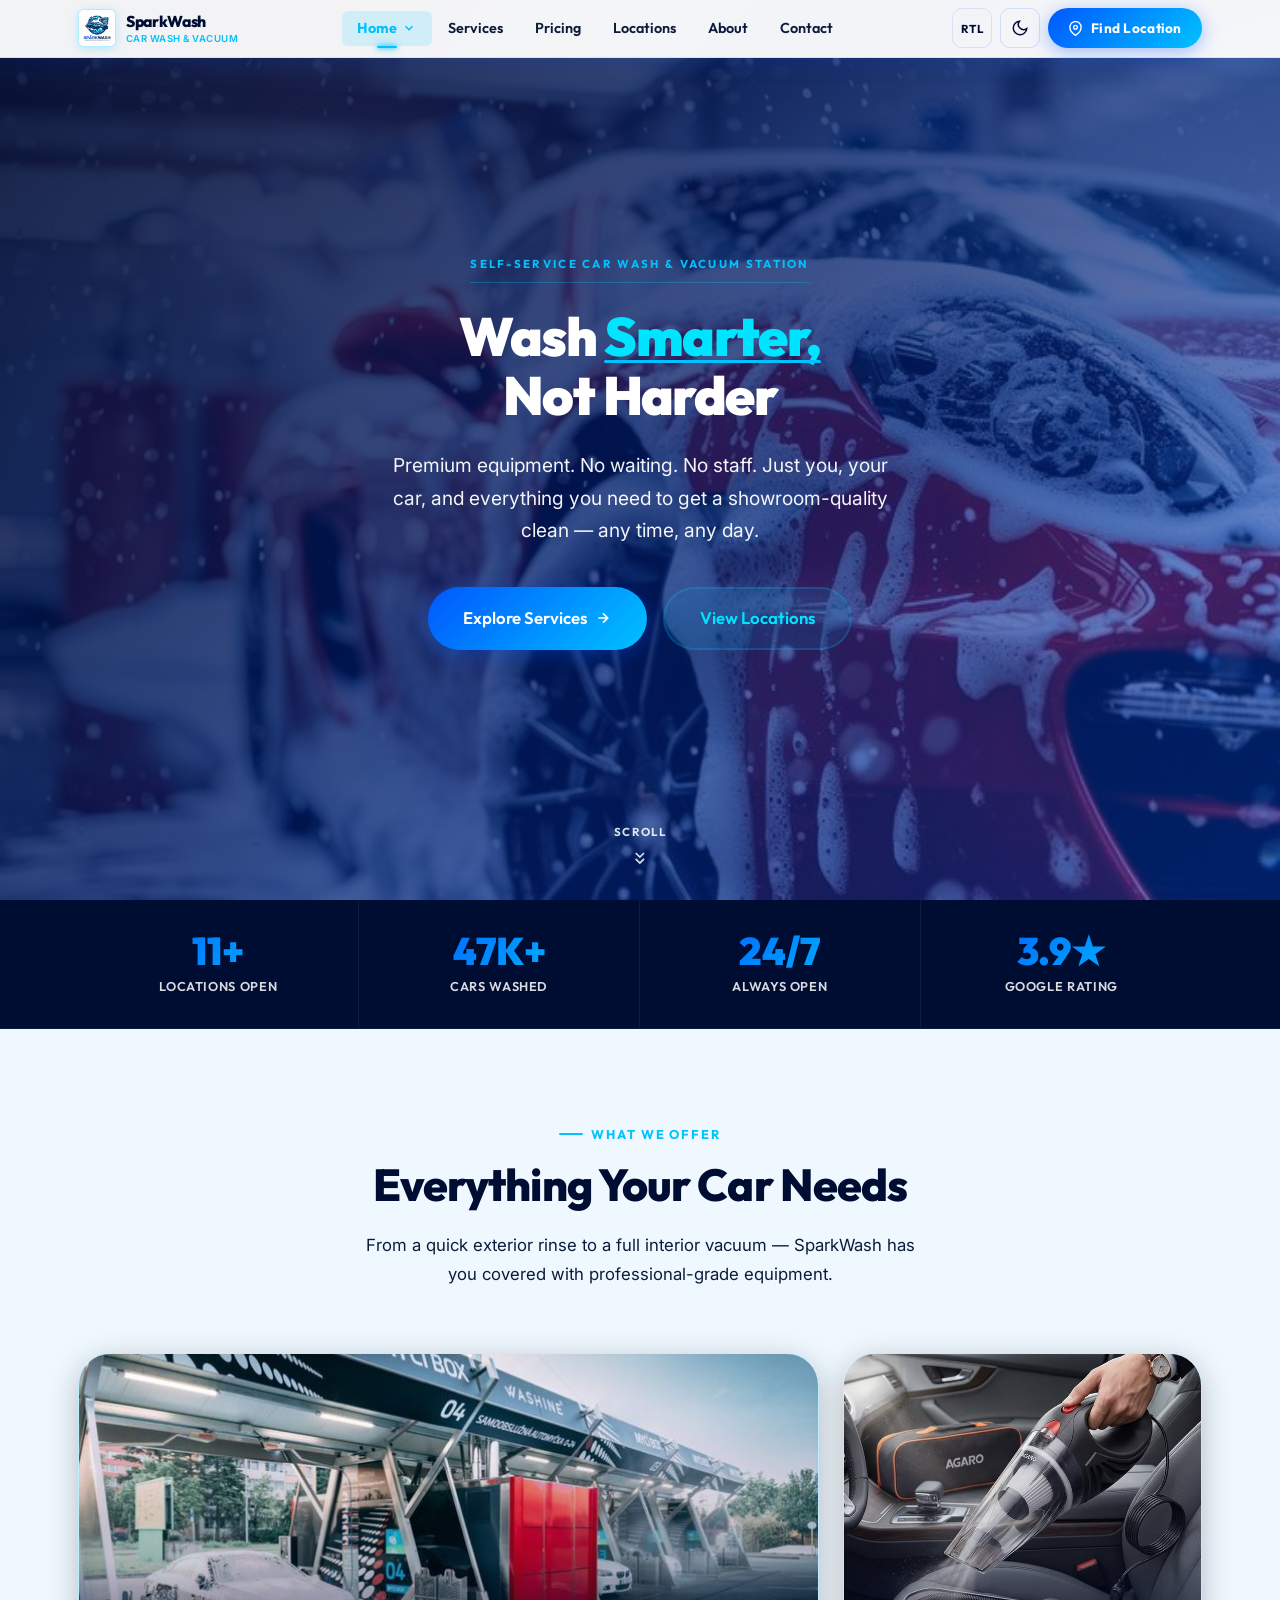
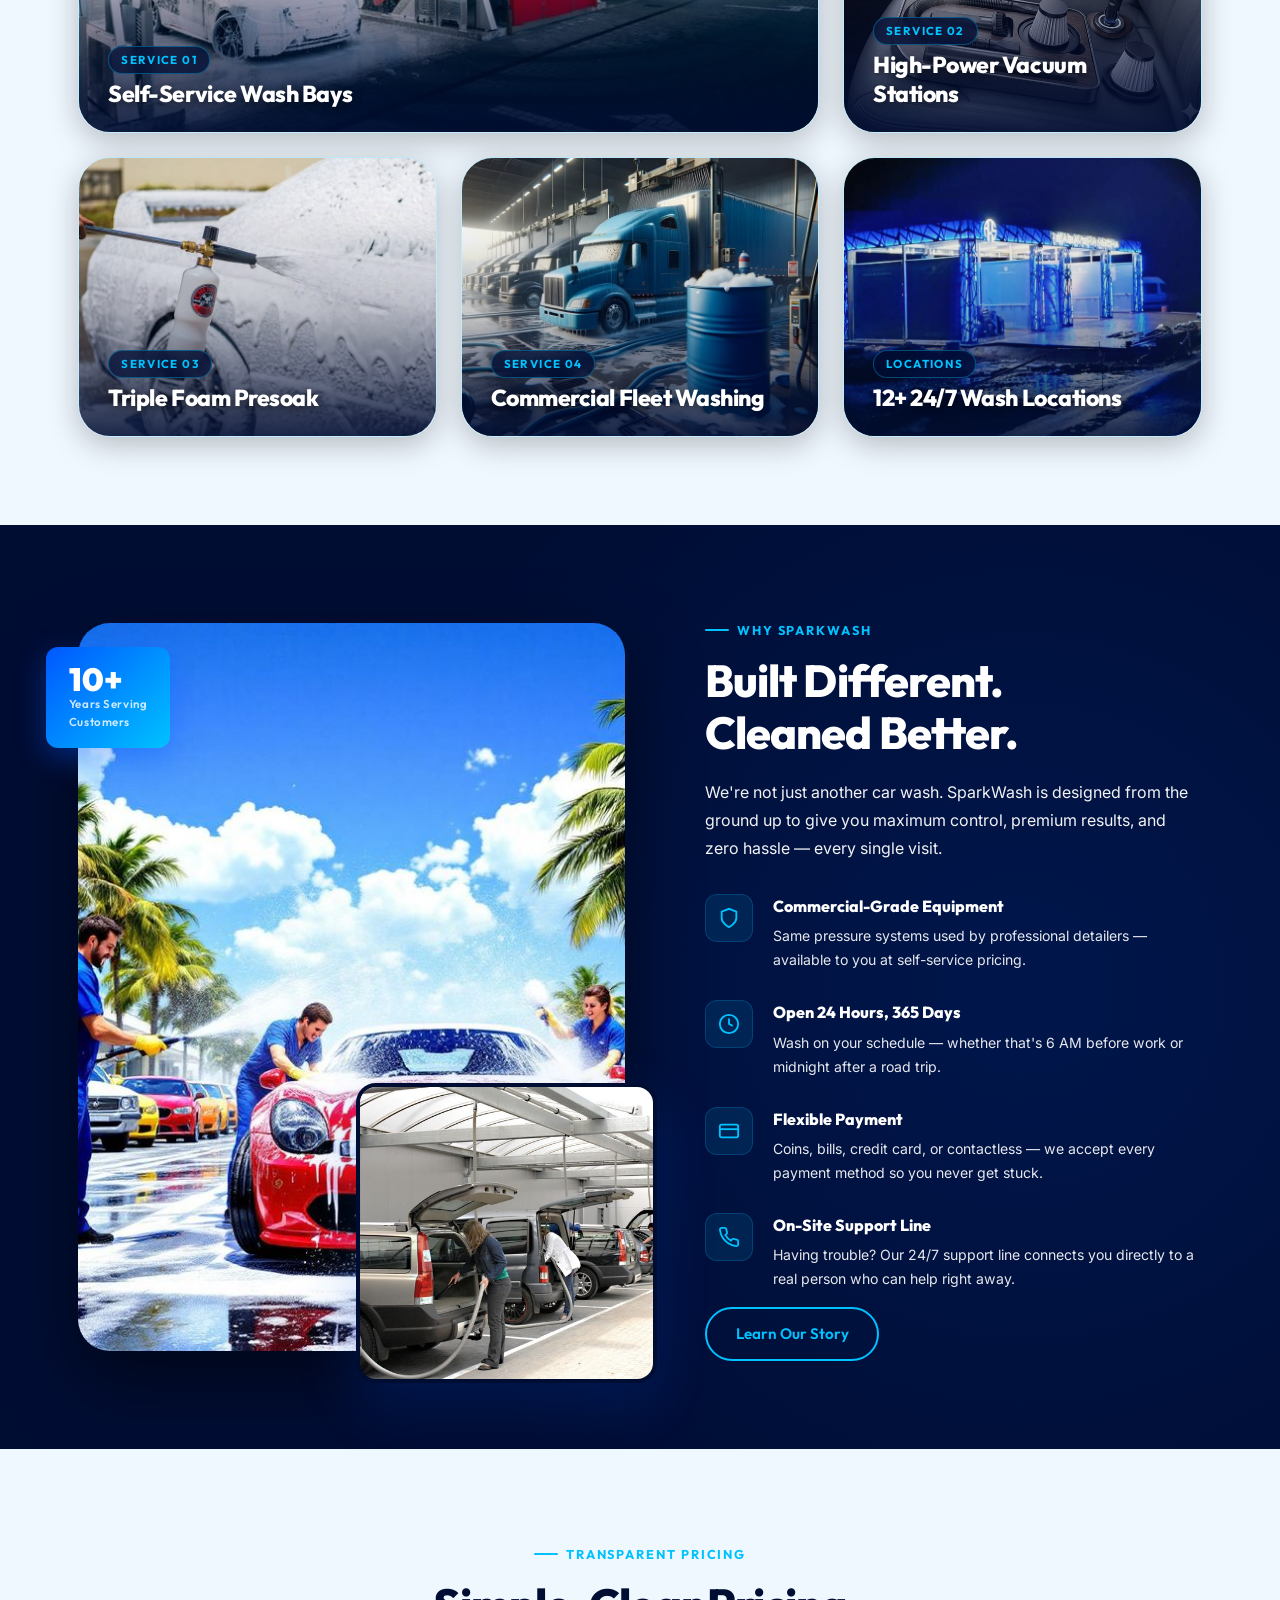
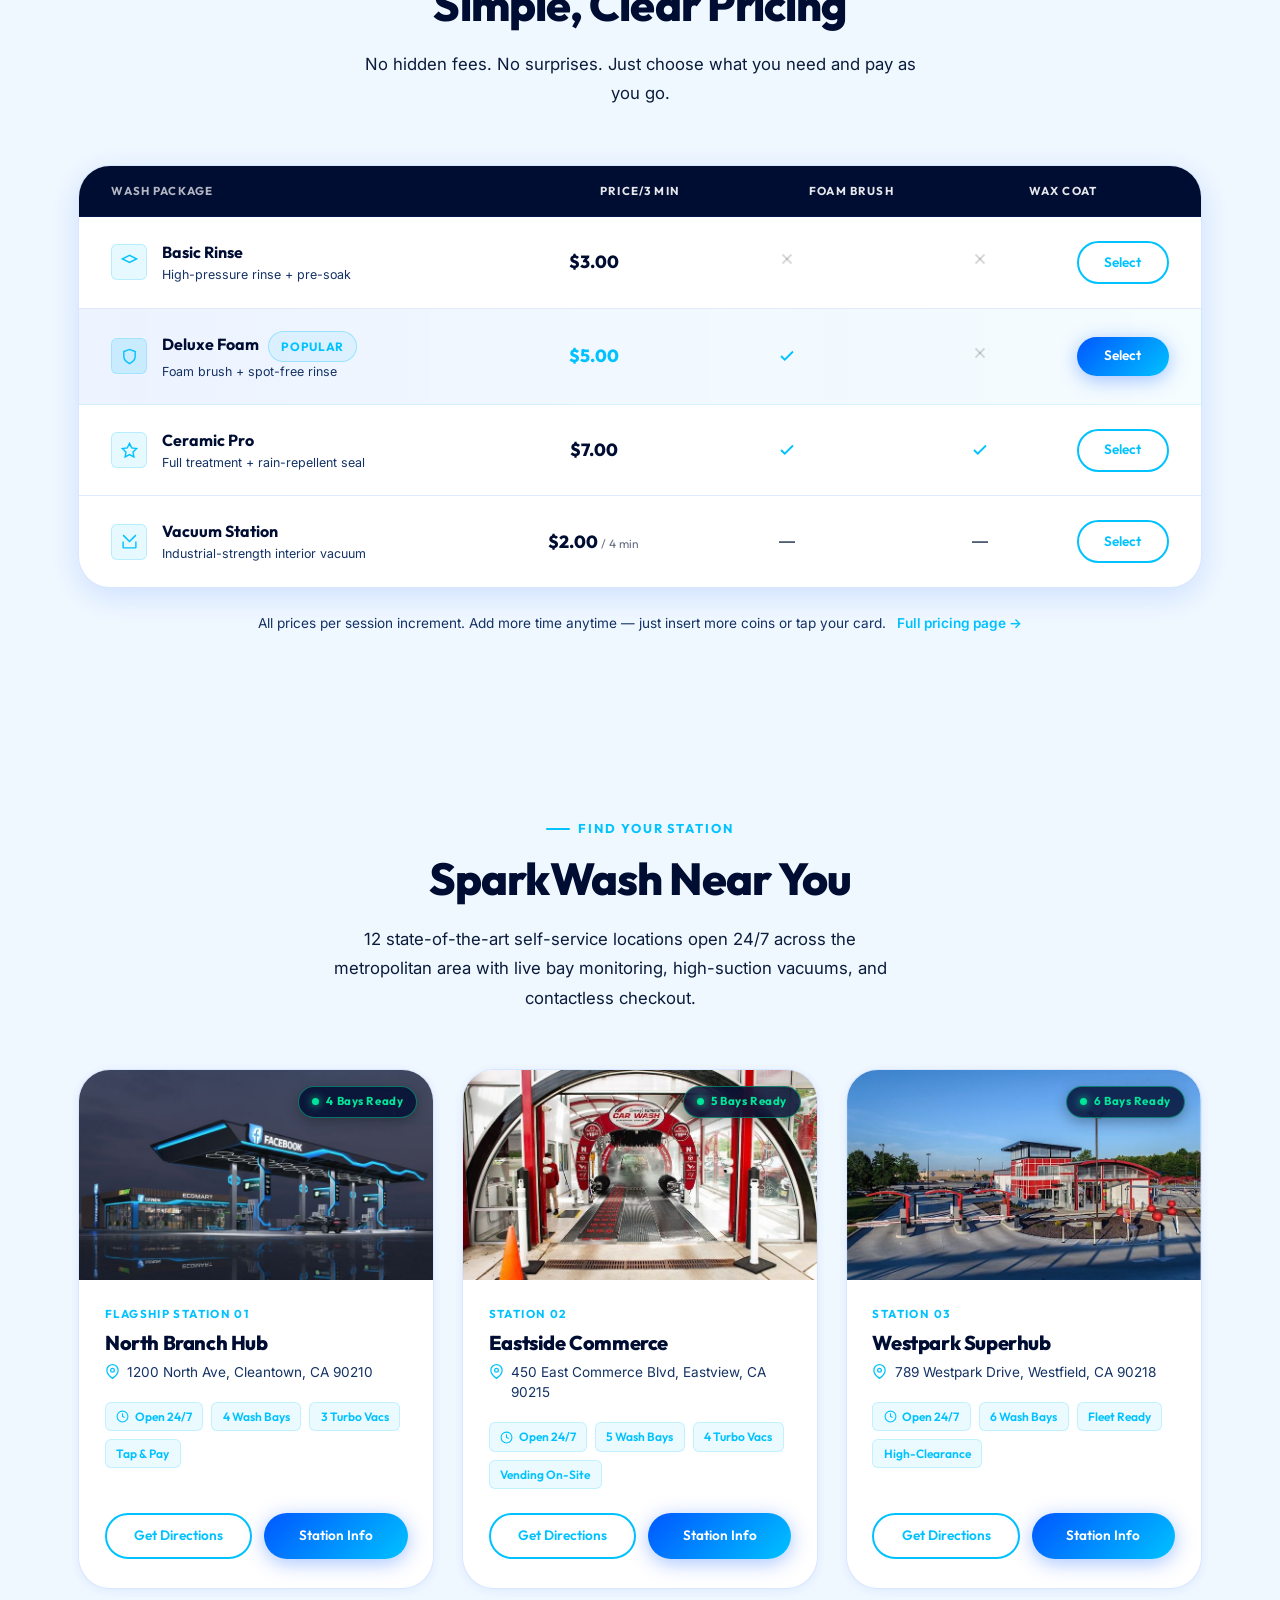
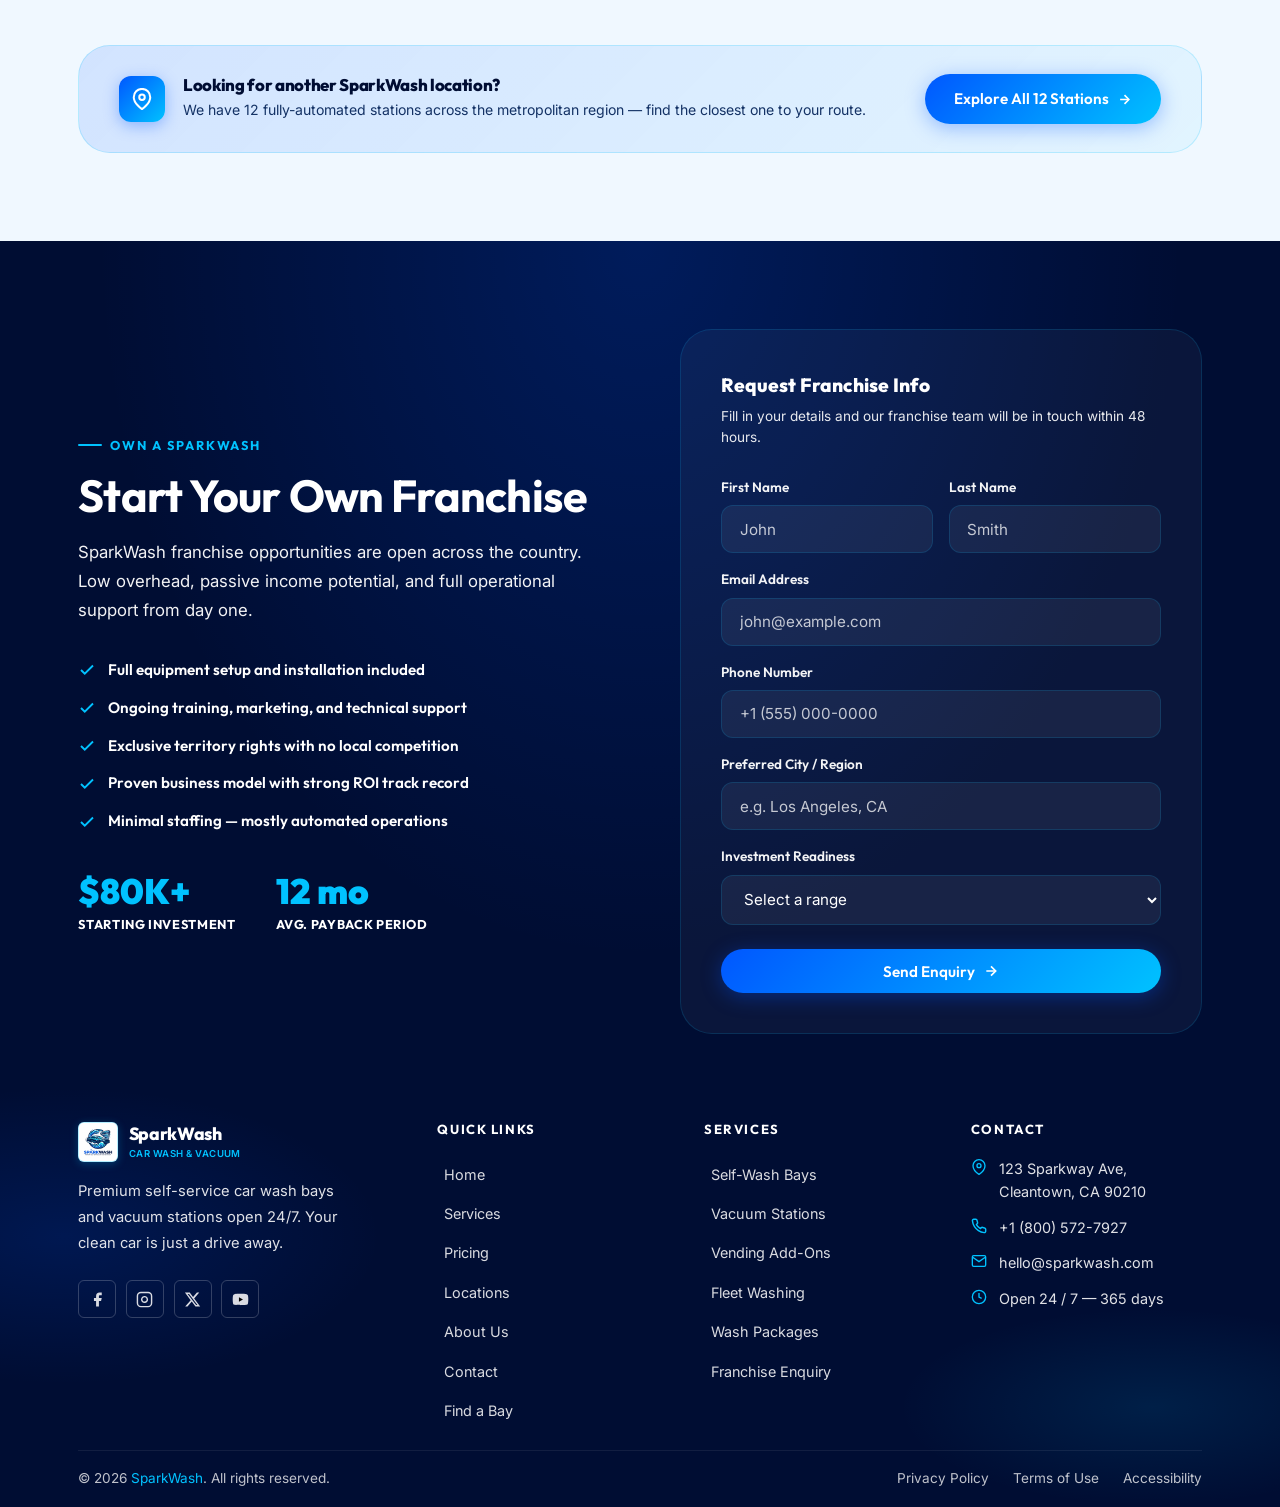
<file: home-2.html>
<!DOCTYPE html>
<html lang="en" dir="ltr">

<head>
  <meta charset="UTF-8" />
  <link rel="icon" type="image/jpeg" href="assets/images/favicon.jpg" />
  <link rel="shortcut icon" href="assets/images/favicon.jpg" />
  <meta name="viewport" content="width=device-width, initial-scale=1.0" />
  <title>Home 2 — SparkWash | Self-Service Car Wash & Vacuum Station</title>
  <meta name="description"
    content="SparkWash — Discover a new way to clean your car. Premium self-service bays, 24/7 access, and cutting-edge equipment at all locations." />
  <link rel="canonical" href="home-2.html" />

  <link rel="preconnect" href="https://fonts.googleapis.com" />
  <link rel="preconnect" href="https://fonts.gstatic.com" crossorigin />
  <link
    href="https://fonts.googleapis.com/css2?family=Outfit:wght@300;400;500;600;700;800;900&family=Inter:wght@300;400;500;600;700&display=swap"
    rel="stylesheet" />

  <link rel="stylesheet" href="assets/css/style.css" />
  <link rel="stylesheet" href="assets/css/responsive.css" />

  <link rel="stylesheet" href="assets/css/home-2.css" />
  <script src="assets/js/theme-init.js"></script>
</head>

<body>

  <a href="#main-content" class="skip-link">Skip to main content</a>

  <!-- Loader -->
  <div id="site-loader" role="status" aria-label="Loading SparkWash">
    <div class="loader-brand">
      <div class="brand-icon loader-brand-icon" aria-hidden="true">
        <img src="assets/images/logo.jpg" alt="SparkWash Logo" />
      </div>
      <div class="loader-name">Spark<span>Wash</span></div>
    </div>
    <div class="loader-bar">
      <div class="loader-bar-fill"></div>
    </div>
  </div>

  <!-- Header (identical shared header) -->
  <header id="site-header" role="banner">
    <div class="container">
      <div class="header-inner">
        <a href="index.html" class="header-brand" aria-label="SparkWash Home">
          <div class="brand-icon" aria-hidden="true">
            <img src="assets/images/logo.jpg" alt="SparkWash Logo" />
          </div>
          <div class="brand-text">
            <span class="brand-name">SparkWash</span>
            <span class="brand-tagline">Car Wash & Vacuum</span>
          </div>
        </a>

        <nav class="header-nav" role="navigation" aria-label="Primary navigation">
          <div class="nav-item" data-dropdown>
            <button class="nav-link active" aria-expanded="false" aria-haspopup="true" id="nav-home-btn">
              Home
              <svg class="chevron" viewBox="0 0 24 24" fill="none" stroke="currentColor" stroke-width="2.5"
                aria-hidden="true">
                <polyline points="6 9 12 15 18 9" />
              </svg>
            </button>
            <div class="nav-dropdown" role="menu" aria-labelledby="nav-home-btn">
              <a href="index.html" role="menuitem">
                <svg viewBox="0 0 24 24" fill="none" stroke="currentColor" stroke-width="2" aria-hidden="true">
                  <path d="M3 9l9-7 9 7v11a2 2 0 01-2 2H5a2 2 0 01-2-2z" />
                  <polyline points="9 22 9 12 15 12 15 22" />
                </svg>
                Home 1
              </a>
              <a href="home-2.html" role="menuitem" class="active">
                <svg viewBox="0 0 24 24" fill="none" stroke="currentColor" stroke-width="2" aria-hidden="true">
                  <rect x="3" y="3" width="7" height="7" />
                  <rect x="14" y="3" width="7" height="7" />
                  <rect x="14" y="14" width="7" height="7" />
                  <rect x="3" y="14" width="7" height="7" />
                </svg>
                Home 2
              </a>
            </div>
          </div>
          <a href="services.html" class="nav-link">Services</a>
          <a href="pricing.html" class="nav-link">Pricing</a>
          <a href="locations.html" class="nav-link">Locations</a>
          <a href="about.html" class="nav-link">About</a>
          <a href="contact.html" class="nav-link">Contact</a>
        </nav>

        <div class="header-controls">
          <button class="ctrl-btn" data-dir-toggle aria-label="Switch to RTL">RTL</button>
          <button class="ctrl-btn" data-dark-toggle aria-label="Switch to dark mode">
            <svg class="icon-moon" viewBox="0 0 24 24" fill="none" stroke="currentColor" stroke-width="2"
              aria-hidden="true">
              <path d="M21 12.79A9 9 0 1111.21 3 7 7 0 0021 12.79z" />
            </svg>
            <svg class="icon-sun" viewBox="0 0 24 24" fill="none" stroke="currentColor" stroke-width="2"
              stroke-linecap="round" stroke-linejoin="round" aria-hidden="true" style="display:none">
              <circle cx="12" cy="12" r="5" />
              <line x1="12" y1="1" x2="12" y2="3" />
              <line x1="12" y1="21" x2="12" y2="23" />
              <line x1="4.22" y1="4.22" x2="5.64" y2="5.64" />
              <line x1="18.36" y1="18.36" x2="19.78" y2="19.78" />
              <line x1="1" y1="12" x2="3" y2="12" />
              <line x1="21" y1="12" x2="23" y2="12" />
              <line x1="4.22" y1="19.78" x2="5.64" y2="18.36" />
              <line x1="18.36" y1="5.64" x2="19.78" y2="4.22" />
            </svg>
          </button>
          <a href="locations.html" class="btn btn-primary header-cta" aria-label="Find a SparkWash Bay Near You">
            <svg width="15" height="15" viewBox="0 0 24 24" fill="none" stroke="currentColor" stroke-width="2.2"
              stroke-linecap="round" stroke-linejoin="round" aria-hidden="true">
              <path d="M21 10c0 7-9 13-9 13s-9-6-9-13a9 9 0 0118 0z" />
              <circle cx="12" cy="10" r="3" />
            </svg>
            <span>Find Location</span>
          </a>
          <button id="menu-btn" class="menu-btn" aria-expanded="false" aria-controls="mobile-menu"
            aria-label="Toggle menu">
            <svg class="icon-hamburger" viewBox="0 0 24 24" fill="none" stroke="currentColor" stroke-width="2.2"
              aria-hidden="true">
              <line x1="3" y1="6" x2="21" y2="6" />
              <line x1="3" y1="12" x2="21" y2="12" />
              <line x1="3" y1="18" x2="21" y2="18" />
            </svg>
            <svg class="icon-close" viewBox="0 0 24 24" fill="none" stroke="currentColor" stroke-width="2.5"
              aria-hidden="true">
              <line x1="18" y1="6" x2="6" y2="18" />
              <line x1="6" y1="6" x2="18" y2="18" />
            </svg>
          </button>
        </div>
      </div>
    </div>
  </header>

  <!-- Mobile Menu Backdrop -->
  <div id="mobile-menu-backdrop" class="mobile-menu-backdrop" aria-hidden="true"></div>

  <!-- Mobile Menu Drawer -->
  <nav id="mobile-menu" class="mobile-menu-drawer" role="navigation" aria-label="Mobile navigation" aria-hidden="true">
    <div class="mobile-menu-header">
      <div class="mobile-brand">
        <div class="brand-icon" aria-hidden="true">
          <img src="assets/images/logo.jpg" alt="SparkWash Logo" />
        </div>
        <div class="brand-text">
          <span class="brand-name">SparkWash</span>
          <span class="brand-tagline">Car Wash & Vacuum</span>
        </div>
      </div>
      <button id="menu-close" class="mobile-close-btn" aria-label="Close navigation menu">
        <svg viewBox="0 0 24 24" fill="none" stroke="currentColor" stroke-width="2.5" aria-hidden="true">
          <line x1="18" y1="6" x2="6" y2="18" />
          <line x1="6" y1="6" x2="18" y2="18" />
        </svg>
      </button>
    </div>

    <div class="mobile-menu-body">
      <!-- Home accordion -->
      <div class="mobile-nav-item" data-accordion>
        <button class="mobile-nav-link" aria-expanded="false" aria-haspopup="true">
          <span class="mobile-nav-link-content">
            <svg class="mobile-nav-icon" viewBox="0 0 24 24" fill="none" stroke="currentColor" stroke-width="2" aria-hidden="true">
              <path d="M3 9l9-7 9 7v11a2 2 0 01-2 2H5a2 2 0 01-2-2z" />
              <polyline points="9 22 9 12 15 12 15 22" />
            </svg>
            <span>Home</span>
          </span>
          <svg class="mobile-chevron" viewBox="0 0 24 24" fill="none" stroke="currentColor" stroke-width="2.5" aria-hidden="true">
            <polyline points="6 9 12 15 18 9" />
          </svg>
        </button>
        <div class="mobile-submenu" role="group">
          <a href="index.html">
            <svg viewBox="0 0 24 24" fill="none" stroke="currentColor" stroke-width="2" aria-hidden="true">
              <path d="M3 9l9-7 9 7v11a2 2 0 01-2 2H5a2 2 0 01-2-2z" />
              <polyline points="9 22 9 12 15 12 15 22" />
            </svg>
            <span>Home 1 (Classic)</span>
          </a>
          <a href="home-2.html">
            <svg viewBox="0 0 24 24" fill="none" stroke="currentColor" stroke-width="2" aria-hidden="true">
              <rect x="3" y="3" width="7" height="7" />
              <rect x="14" y="3" width="7" height="7" />
              <rect x="14" y="14" width="7" height="7" />
              <rect x="3" y="14" width="7" height="7" />
            </svg>
            <span>Home 2 (Modern)</span>
          </a>
        </div>
      </div>

      <a href="services.html" class="mobile-nav-link">
        <span class="mobile-nav-link-content">
          <svg class="mobile-nav-icon" viewBox="0 0 24 24" fill="none" stroke="currentColor" stroke-width="2" aria-hidden="true">
            <polygon points="12 2 2 7 12 12 22 7 12 2" />
            <polyline points="2 17 12 22 22 17" />
            <polyline points="2 12 12 17 22 12" />
          </svg>
          <span>Services</span>
        </span>
      </a>

      <a href="pricing.html" class="mobile-nav-link">
        <span class="mobile-nav-link-content">
          <svg class="mobile-nav-icon" viewBox="0 0 24 24" fill="none" stroke="currentColor" stroke-width="2" aria-hidden="true">
            <line x1="12" y1="1" x2="12" y2="23" />
            <path d="M17 5H9.5a3.5 3.5 0 000 7h5a3.5 3.5 0 010 7H6" />
          </svg>
          <span>Pricing</span>
        </span>
      </a>

      <a href="locations.html" class="mobile-nav-link">
        <span class="mobile-nav-link-content">
          <svg class="mobile-nav-icon" viewBox="0 0 24 24" fill="none" stroke="currentColor" stroke-width="2" aria-hidden="true">
            <path d="M21 10c0 7-9 13-9 13s-9-6-9-13a9 9 0 0118 0z" />
            <circle cx="12" cy="10" r="3" />
          </svg>
          <span>Locations</span>
        </span>
      </a>

      <a href="about.html" class="mobile-nav-link">
        <span class="mobile-nav-link-content">
          <svg class="mobile-nav-icon" viewBox="0 0 24 24" fill="none" stroke="currentColor" stroke-width="2" aria-hidden="true">
            <circle cx="12" cy="12" r="10" />
            <line x1="12" y1="16" x2="12" y2="12" />
            <line x1="12" y1="8" x2="12.01" y2="8" />
          </svg>
          <span>About</span>
        </span>
      </a>

      <a href="contact.html" class="mobile-nav-link">
        <span class="mobile-nav-link-content">
          <svg class="mobile-nav-icon" viewBox="0 0 24 24" fill="none" stroke="currentColor" stroke-width="2" aria-hidden="true">
            <path d="M22 16.92v3a2 2 0 0 1-2.18 2 19.79 19.79 0 0 1-8.63-3.07 19.5 19.5 0 0 1-6-6 19.79 19.79 0 0 1-3.07-8.67A2 2 0 0 1 4.11 2h3a2 2 0 0 1 2 1.72 12.84 12.84 0 0 0 .7 2.81 2 2 0 0 1-.45 2.11L8.09 9.91a16 16 0 0 0 6 6l1.27-1.27a2 2 0 0 1 2.11-.45 12.84 12.84 0 0 0 2.81.7A2 2 0 0 1 22 16.92z" />
          </svg>
          <span>Contact</span>
        </span>
      </a>

    </div>

    <div class="mobile-menu-footer">
      <div class="mobile-cta">
        <a href="locations.html" class="btn btn-primary" style="width:100%;justify-content:center;">Find Location</a>
      </div>

      <div class="mobile-support-info">
        <span class="pulse-dot" aria-hidden="true"></span>
        <span>Open 24/7 &bull; Support: (800) 572-7927</span>
      </div>
    </div>
  </nav>

  <!-- PAGE -->
  <main id="main-content" class="page-wrap">

    <!-- ════════════════════════════════════
         SECTION 1 — CINEMATIC HERO
         ════════════════════════════════════ -->
    <section class="h2-hero" aria-labelledby="h2-hero-heading">
      <div class="h2-hero-bg" aria-hidden="true">
        <img src="assets/images/hero/p9.jpg" alt="" loading="eager" />
      </div>

      <div class="h2-hero-content">
        <div class="h2-hero-label animate-fadein">Self-Service Car Wash & Vacuum Station</div>
        <h1 class="h2-hero-h1 animate-fadeup" id="h2-hero-heading">
          Wash <em>Smarter,</em><br />Not Harder
        </h1>
        <p class="h2-hero-sub animate-fadeup delay-1">
          Premium equipment. No waiting. No staff. Just you, your car, and everything you need to get a showroom-quality
          clean — any time, any day.
        </p>
        <div class="h2-hero-ctas animate-fadeup delay-2">
          <a href="services.html" class="btn btn-primary btn-lg">
            Explore Services
            <svg width="16" height="16" viewBox="0 0 24 24" fill="none" stroke="currentColor" stroke-width="2.5"
              aria-hidden="true">
              <line x1="5" y1="12" x2="19" y2="12" />
              <polyline points="12 5 19 12 12 19" />
            </svg>
          </a>
          <a href="locations.html" class="btn btn-ghost btn-lg">View Locations</a>
        </div>
      </div>

      <a href="#stats-bar" class="h2-hero-scroll" aria-label="Scroll down to statistics">
        <span>Scroll</span>
        <svg viewBox="0 0 24 24" fill="none" stroke="currentColor" stroke-width="2" aria-hidden="true">
          <polyline points="7 13 12 18 17 13" />
          <polyline points="7 6 12 11 17 6" />
        </svg>
      </a>
    </section>

    <!-- Stats Bar -->
    <div class="h2-stats-bar" id="stats-bar" role="region" aria-label="SparkWash statistics">
      <div class="container">
        <div class="h2-stats-bar-inner">
          <div class="h2-stat-block animate-fadeup">
            <div class="h2-stat-val" data-counter data-target="12" data-suffix="+">12+</div>
            <div class="h2-stat-lbl">Locations Open</div>
          </div>
          <div class="h2-stat-block animate-fadeup delay-1">
            <div class="h2-stat-val" data-counter data-target="50" data-suffix="K+">50K+</div>
            <div class="h2-stat-lbl">Cars Washed</div>
          </div>
          <div class="h2-stat-block animate-fadeup delay-2">
            <div class="h2-stat-val">24/7</div>
            <div class="h2-stat-lbl">Always Open</div>
          </div>
          <div class="h2-stat-block animate-fadeup delay-3">
            <div class="h2-stat-val" data-counter data-target="4" data-suffix=".9★">4.9★</div>
            <div class="h2-stat-lbl">Google Rating</div>
          </div>
        </div>
      </div>
    </div>

    <!-- ════════════════════════════════════
         SECTION 2 — SERVICES MOSAIC
         ════════════════════════════════════ -->
    <section class="h2-services section-pad" aria-labelledby="h2-svc-heading">
      <div class="container">

        <div class="h2-services-intro animate-fadeup">
          <div class="eyebrow">What We Offer</div>
          <h2 class="section-title" id="h2-svc-heading">Everything Your Car Needs</h2>
          <p class="section-sub" style="margin:0 auto">From a quick exterior rinse to a full interior vacuum — SparkWash
            has you covered with professional-grade equipment.</p>
        </div>

        <div class="h2-services-mosaic">

          <!-- Tile 1: Self-Wash Bays (Large) -->
          <a href="services.html#self-wash" class="svc-tile large animate-fadein" aria-label="Self-Service Wash Bays">
            <div class="svc-tile-img">
              <img src="assets/images/hero/p10.jpg" alt="Self-service wash bay with high-pressure wand"
                loading="lazy" />
            </div>
            <div class="svc-tile-overlay" aria-hidden="true"></div>
            <div class="svc-tile-caption">
              <span class="svc-tile-badge">Service 01</span>
              <h3 class="svc-tile-name">Self-Service Wash Bays</h3>
            </div>
          </a>

          <!-- Tile 2: Vacuum Stations -->
          <a href="services.html#vacuum" class="svc-tile animate-fadein delay-1"
            aria-label="High-Power Vacuum Stations">
            <div class="svc-tile-img">
              <img src="assets/images/services/p11.jpg" alt="High-powered vacuum station for car interior"
                loading="lazy" />
            </div>
            <div class="svc-tile-overlay" aria-hidden="true"></div>
            <div class="svc-tile-caption">
              <span class="svc-tile-badge">Service 02</span>
              <h3 class="svc-tile-name">High-Power Vacuum Stations</h3>
            </div>
          </a>

          <!-- Tile 3: Triple Foam Presoak -->
          <a href="services.html#self-wash" class="svc-tile animate-fadein delay-2"
            aria-label="Triple-Stage Foam Presoak">
            <div class="svc-tile-img">
              <img src="assets/images/services/p12.jpg" alt="Triple-stage foam presoak on vehicle" loading="lazy" />
            </div>
            <div class="svc-tile-overlay" aria-hidden="true"></div>
            <div class="svc-tile-caption">
              <span class="svc-tile-badge">Service 03</span>
              <h3 class="svc-tile-name">Triple Foam Presoak</h3>
            </div>
          </a>

          <!-- Tile 4: Fleet Washing -->
          <a href="services.html#fleet" class="svc-tile animate-fadein delay-3" aria-label="Commercial Fleet Washing">
            <div class="svc-tile-img">
              <img src="assets/images/services/p13.jpg" alt="Commercial fleet washing bays" loading="lazy" />
            </div>
            <div class="svc-tile-overlay" aria-hidden="true"></div>
            <div class="svc-tile-caption">
              <span class="svc-tile-badge">Service 04</span>
              <h3 class="svc-tile-name">Commercial Fleet Washing</h3>
            </div>
          </a>

          <!-- Tile 5: 12+ Locations -->
          <a href="locations.html" class="svc-tile animate-fadein delay-2" aria-label="12+ Locations Near You">
            <div class="svc-tile-img">
              <img src="assets/images/about/p14.jpg" alt="SparkWash exterior location view" loading="lazy" />
            </div>
            <div class="svc-tile-overlay" aria-hidden="true"></div>
            <div class="svc-tile-caption">
              <span class="svc-tile-badge">Locations</span>
              <h3 class="svc-tile-name">12+ 24/7 Wash Locations</h3>
            </div>
          </a>

        </div>
      </div>
    </section>

    <!-- ════════════════════════════════════
         SECTION 3 — WHY CHOOSE US
         ════════════════════════════════════ -->
    <section class="h2-why section-pad" aria-labelledby="h2-why-heading">
      <div class="container">
        <div class="h2-why-layout">

          <!-- Visual -->
          <div class="h2-why-visual animate-fadein">
            <div class="h2-why-img-main">
              <img src="assets/images/sections/p15.jpg" alt="Customer washing their car at SparkWash bay"
                loading="lazy" />
            </div>
            <div class="h2-why-img-accent">
              <img src="assets/images/services/p16.jpg" alt="Vacuum station equipment" loading="lazy" />
            </div>
            <div class="h2-why-cert" aria-label="Years in business">
              <div class="h2-why-cert-num">10+</div>
              <div class="h2-why-cert-lbl">Years Serving<br />Customers</div>
            </div>
          </div>

          <!-- Content -->
          <div class="animate-fadeup">
            <div class="eyebrow" style="color:var(--clr-cyan)">Why SparkWash</div>
            <h2 class="section-title" id="h2-why-heading" style="color:#fff">Built Different.<br />Cleaned Better.</h2>
            <p style="color: rgba(255,255,255,0.95);font-size:1rem;line-height:1.75;margin-bottom:0.5rem">We're not just
              another car wash. SparkWash is designed from the ground up to give you maximum control, premium results,
              and zero hassle — every single visit.</p>

            <div class="h2-why-points">
              <div class="h2-why-point animate-fadeup delay-1">
                <div class="h2-why-point-icon">
                  <svg viewBox="0 0 24 24" fill="none" stroke="currentColor" stroke-width="2" aria-hidden="true">
                    <path d="M12 22s8-4 8-10V5l-8-3-8 3v7c0 6 8 10 8 10z" />
                  </svg>
                </div>
                <div>
                  <div class="h2-why-point-title">Commercial-Grade Equipment</div>
                  <p class="h2-why-point-desc">Same pressure systems used by professional detailers — available to you
                    at self-service pricing.</p>
                </div>
              </div>

              <div class="h2-why-point animate-fadeup delay-2">
                <div class="h2-why-point-icon">
                  <svg viewBox="0 0 24 24" fill="none" stroke="currentColor" stroke-width="2" aria-hidden="true">
                    <circle cx="12" cy="12" r="10" />
                    <polyline points="12 6 12 12 16 14" />
                  </svg>
                </div>
                <div>
                  <div class="h2-why-point-title">Open 24 Hours, 365 Days</div>
                  <p class="h2-why-point-desc">Wash on your schedule — whether that's 6 AM before work or midnight after
                    a road trip.</p>
                </div>
              </div>

              <div class="h2-why-point animate-fadeup delay-3">
                <div class="h2-why-point-icon">
                  <svg viewBox="0 0 24 24" fill="none" stroke="currentColor" stroke-width="2" aria-hidden="true">
                    <rect x="2" y="5" width="20" height="14" rx="2" />
                    <line x1="2" y1="10" x2="22" y2="10" />
                  </svg>
                </div>
                <div>
                  <div class="h2-why-point-title">Flexible Payment</div>
                  <p class="h2-why-point-desc">Coins, bills, credit card, or contactless — we accept every payment
                    method so you never get stuck.</p>
                </div>
              </div>

              <div class="h2-why-point animate-fadeup delay-4">
                <div class="h2-why-point-icon">
                  <svg viewBox="0 0 24 24" fill="none" stroke="currentColor" stroke-width="2" aria-hidden="true">
                    <path
                      d="M22 16.92v3a2 2 0 0 1-2.18 2 19.79 19.79 0 0 1-8.63-3.07 19.5 19.5 0 0 1-6-6 19.79 19.79 0 0 1-3.07-8.67A2 2 0 0 1 4.11 2h3a2 2 0 0 1 2 1.72 12.84 12.84 0 0 0 .7 2.81 2 2 0 0 1-.45 2.11L8.09 9.91a16 16 0 0 0 6 6l1.27-1.27a2 2 0 0 1 2.11-.45 12.84 12.84 0 0 0 2.81.7A2 2 0 0 1 22 16.92z" />
                  </svg>
                </div>
                <div>
                  <div class="h2-why-point-title">On-Site Support Line</div>
                  <p class="h2-why-point-desc">Having trouble? Our 24/7 support line connects you directly to a real
                    person who can help right away.</p>
                </div>
              </div>
            </div>

            <a href="about.html" class="btn btn-outline" style="margin-top:1rem">Learn Our Story</a>
          </div>

        </div>
      </div>
    </section>

    <!-- ════════════════════════════════════
         SECTION 4 — PRICING TABLE
         ════════════════════════════════════ -->
    <section class="h2-pricing section-pad" aria-labelledby="h2-price-heading">
      <div class="container">

        <div class="h2-pricing-header animate-fadeup">
          <div class="eyebrow">Transparent Pricing</div>
          <h2 class="section-title" id="h2-price-heading">Simple, Clear Pricing</h2>
          <p class="section-sub" style="margin:0 auto">No hidden fees. No surprises. Just choose what you need and pay
            as you go.</p>
        </div>

        <div class="h2-pricing-table animate-fadeup delay-1" role="table" aria-label="Wash package comparison">
          <!-- Header -->
          <div class="h2-price-row header-row" role="row">
            <span role="columnheader">Wash Package</span>
            <span role="columnheader" style="text-align:center">Price/3 min</span>
            <span role="columnheader" style="text-align:center">Foam Brush</span>
            <span role="columnheader" style="text-align:center">Wax Coat</span>
            <span role="columnheader"></span>
          </div>

          <!-- Row 1: Basic -->
          <div class="h2-price-row" role="row">
            <div class="h2-price-name" role="cell">
              <div class="h2-price-badge" aria-hidden="true">
                <svg viewBox="0 0 24 24" fill="none" stroke="currentColor" stroke-width="2">
                  <path d="M12 2L2 7l10 5 10-5-10-5z" />
                </svg>
              </div>
              <div>
                <div class="h2-price-label">Basic Rinse</div>
                <div class="h2-price-sub">High-pressure rinse + pre-soak</div>
              </div>
            </div>
            <div class="h2-price-val" role="cell">$3.00</div>
            <div class="h2-price-check" role="cell">
              <div class="no-check">
                <svg viewBox="0 0 24 24" fill="none" stroke="currentColor" stroke-width="2.5" aria-label="Not included">
                  <line x1="18" y1="6" x2="6" y2="18" />
                  <line x1="6" y1="6" x2="18" y2="18" />
                </svg>
              </div>
            </div>
            <div class="h2-price-check" role="cell">
              <div class="no-check">
                <svg viewBox="0 0 24 24" fill="none" stroke="currentColor" stroke-width="2.5" aria-label="Not included">
                  <line x1="18" y1="6" x2="6" y2="18" />
                  <line x1="6" y1="6" x2="18" y2="18" />
                </svg>
              </div>
            </div>
            <div role="cell"><a href="pricing.html" class="btn btn-outline btn-sm">Select</a></div>
          </div>

          <!-- Row 2: Deluxe (featured) -->
          <div class="h2-price-row featured-row" role="row">
            <div class="h2-price-name" role="cell">
              <div class="h2-price-badge" aria-hidden="true" style="background:rgba(0,194,255,0.15)">
                <svg viewBox="0 0 24 24" fill="none" stroke="currentColor" stroke-width="2">
                  <path d="M12 22s8-4 8-10V5l-8-3-8 3v7c0 6 8 10 8 10z" />
                </svg>
              </div>
              <div>
                <div class="h2-price-label">Deluxe Foam <span class="badge badge-cyan"
                    style="vertical-align:middle;margin-inline-start:0.4rem">Popular</span></div>
                <div class="h2-price-sub">Foam brush + spot-free rinse</div>
              </div>
            </div>
            <div class="h2-price-val" role="cell" style="color:var(--clr-cyan)">$5.00</div>
            <div class="h2-price-check" role="cell">
              <svg viewBox="0 0 24 24" fill="none" stroke="currentColor" stroke-width="2.5" aria-label="Included">
                <polyline points="20 6 9 17 4 12" />
              </svg>
            </div>
            <div class="h2-price-check" role="cell">
              <div class="no-check">
                <svg viewBox="0 0 24 24" fill="none" stroke="currentColor" stroke-width="2.5" aria-label="Not included">
                  <line x1="18" y1="6" x2="6" y2="18" />
                  <line x1="6" y1="6" x2="18" y2="18" />
                </svg>
              </div>
            </div>
            <div role="cell"><a href="pricing.html" class="btn btn-primary btn-sm">Select</a></div>
          </div>

          <!-- Row 3: Ceramic Pro -->
          <div class="h2-price-row" role="row">
            <div class="h2-price-name" role="cell">
              <div class="h2-price-badge" aria-hidden="true">
                <svg viewBox="0 0 24 24" fill="none" stroke="currentColor" stroke-width="2">
                  <polygon
                    points="12 2 15.09 8.26 22 9.27 17 14.14 18.18 21.02 12 17.77 5.82 21.02 7 14.14 2 9.27 8.91 8.26 12 2" />
                </svg>
              </div>
              <div>
                <div class="h2-price-label">Ceramic Pro</div>
                <div class="h2-price-sub">Full treatment + rain-repellent seal</div>
              </div>
            </div>
            <div class="h2-price-val" role="cell">$7.00</div>
            <div class="h2-price-check" role="cell">
              <svg viewBox="0 0 24 24" fill="none" stroke="currentColor" stroke-width="2.5" aria-label="Included">
                <polyline points="20 6 9 17 4 12" />
              </svg>
            </div>
            <div class="h2-price-check" role="cell">
              <svg viewBox="0 0 24 24" fill="none" stroke="currentColor" stroke-width="2.5" aria-label="Included">
                <polyline points="20 6 9 17 4 12" />
              </svg>
            </div>
            <div role="cell"><a href="pricing.html" class="btn btn-outline btn-sm">Select</a></div>
          </div>

          <!-- Row 4: Vacuum -->
          <div class="h2-price-row" role="row">
            <div class="h2-price-name" role="cell">
              <div class="h2-price-badge" aria-hidden="true">
                <svg viewBox="0 0 24 24" fill="none" stroke="currentColor" stroke-width="2">
                  <path d="M21 21H3M21 12v9M3 21V12M3 3l9 9 9-9" />
                </svg>
              </div>
              <div>
                <div class="h2-price-label">Vacuum Station</div>
                <div class="h2-price-sub">Industrial-strength interior vacuum</div>
              </div>
            </div>
            <div class="h2-price-val" role="cell">$2.00 <span style="font-size:0.75rem;font-weight:400;opacity:0.6">/ 4
                min</span></div>
            <div class="h2-price-check" role="cell">—</div>
            <div class="h2-price-check" role="cell">—</div>
            <div role="cell"><a href="pricing.html" class="btn btn-outline btn-sm">Select</a></div>
          </div>
        </div>

        <p class="animate-fadein delay-2"
          style="text-align:center;margin-top:1.5rem;font-size:0.85rem;color:var(--txt-muted)">
          All prices per session increment. Add more time anytime — just insert more coins or tap your card.
          <a href="pricing.html" style="color:var(--clr-cyan);font-weight:600;margin-inline-start:0.4rem">Full pricing
            page →</a>
        </p>

      </div>
    </section>

    <!-- ════════════════════════════════════
         SECTION 5 — LOCATION STATIONS SHOWCASE
         ════════════════════════════════════ -->
    <section class="h2-locations section-pad" aria-labelledby="h2-loc-heading">
      <div class="container">

        <div class="h2-locations-intro animate-fadeup">
          <div class="eyebrow">Find Your Station</div>
          <h2 class="section-title" id="h2-loc-heading">SparkWash Near You</h2>
          <p class="section-sub">12 state-of-the-art self-service locations open 24/7 across the metropolitan area with
            live bay monitoring, high-suction vacuums, and contactless checkout.</p>
        </div>

        <div class="h2-stations-grid">

          <!-- Station 1 -->
          <article class="h2-station-card animate-fadeup" aria-label="North Branch flagship location">
            <div class="h2-station-img-wrap">
              <img src="assets/images/about/p17.jpg" alt="SparkWash North Branch flagship station" loading="lazy" />
              <div class="h2-station-live-badge">
                <span class="h2-station-dot" aria-hidden="true"></span>
                4 Bays Ready
              </div>
            </div>
            <div class="h2-station-body">
              <div class="h2-station-tag">Flagship Station 01</div>
              <h3 class="h2-station-name">North Branch Hub</h3>
              <div class="h2-station-addr">
                <svg viewBox="0 0 24 24" fill="none" stroke="currentColor" stroke-width="2" aria-hidden="true">
                  <path d="M21 10c0 7-9 13-9 13s-9-6-9-13a9 9 0 0118 0z" />
                  <circle cx="12" cy="10" r="3" />
                </svg>
                1200 North Ave, Cleantown, CA 90210
              </div>
              <div class="h2-station-pills">
                <span class="h2-station-pill">
                  <svg viewBox="0 0 24 24" fill="none" stroke="currentColor" stroke-width="2" aria-hidden="true">
                    <circle cx="12" cy="12" r="10" />
                    <polyline points="12 6 12 12 16 14" />
                  </svg>
                  Open 24/7
                </span>
                <span class="h2-station-pill">4 Wash Bays</span>
                <span class="h2-station-pill">3 Turbo Vacs</span>
                <span class="h2-station-pill">Tap & Pay</span>
              </div>
              <div class="h2-station-actions">
                <a href="https://maps.google.com/?q=1200+North+Ave+Cleantown+CA" target="_blank"
                  rel="noopener noreferrer" class="btn btn-outline btn-sm">Get Directions</a>
                <a href="locations.html" class="btn btn-primary btn-sm">Station Info</a>
              </div>
            </div>
          </article>

          <!-- Station 2 -->
          <article class="h2-station-card animate-fadeup delay-1" aria-label="Eastside Station location">
            <div class="h2-station-img-wrap">
              <img src="assets/images/bays/p18.jpg" alt="SparkWash Eastside station wash bays" loading="lazy" />
              <div class="h2-station-live-badge">
                <span class="h2-station-dot" aria-hidden="true"></span>
                5 Bays Ready
              </div>
            </div>
            <div class="h2-station-body">
              <div class="h2-station-tag">Station 02</div>
              <h3 class="h2-station-name">Eastside Commerce</h3>
              <div class="h2-station-addr">
                <svg viewBox="0 0 24 24" fill="none" stroke="currentColor" stroke-width="2" aria-hidden="true">
                  <path d="M21 10c0 7-9 13-9 13s-9-6-9-13a9 9 0 0118 0z" />
                  <circle cx="12" cy="10" r="3" />
                </svg>
                450 East Commerce Blvd, Eastview, CA 90215
              </div>
              <div class="h2-station-pills">
                <span class="h2-station-pill">
                  <svg viewBox="0 0 24 24" fill="none" stroke="currentColor" stroke-width="2" aria-hidden="true">
                    <circle cx="12" cy="12" r="10" />
                    <polyline points="12 6 12 12 16 14" />
                  </svg>
                  Open 24/7
                </span>
                <span class="h2-station-pill">5 Wash Bays</span>
                <span class="h2-station-pill">4 Turbo Vacs</span>
                <span class="h2-station-pill">Vending On-Site</span>
              </div>
              <div class="h2-station-actions">
                <a href="https://maps.google.com/?q=450+East+Commerce+Blvd+Eastview+CA" target="_blank"
                  rel="noopener noreferrer" class="btn btn-outline btn-sm">Get Directions</a>
                <a href="locations.html" class="btn btn-primary btn-sm">Station Info</a>
              </div>
            </div>
          </article>

          <!-- Station 3 -->
          <article class="h2-station-card animate-fadeup delay-2" aria-label="Westpark Hub location">
            <div class="h2-station-img-wrap">
              <img src="assets/images/bays/p19.jpg" alt="SparkWash Westpark hub station" loading="lazy" />
              <div class="h2-station-live-badge">
                <span class="h2-station-dot" aria-hidden="true"></span>
                6 Bays Ready
              </div>
            </div>
            <div class="h2-station-body">
              <div class="h2-station-tag">Station 03</div>
              <h3 class="h2-station-name">Westpark Superhub</h3>
              <div class="h2-station-addr">
                <svg viewBox="0 0 24 24" fill="none" stroke="currentColor" stroke-width="2" aria-hidden="true">
                  <path d="M21 10c0 7-9 13-9 13s-9-6-9-13a9 9 0 0118 0z" />
                  <circle cx="12" cy="10" r="3" />
                </svg>
                789 Westpark Drive, Westfield, CA 90218
              </div>
              <div class="h2-station-pills">
                <span class="h2-station-pill">
                  <svg viewBox="0 0 24 24" fill="none" stroke="currentColor" stroke-width="2" aria-hidden="true">
                    <circle cx="12" cy="12" r="10" />
                    <polyline points="12 6 12 12 16 14" />
                  </svg>
                  Open 24/7
                </span>
                <span class="h2-station-pill">6 Wash Bays</span>
                <span class="h2-station-pill">Fleet Ready</span>
                <span class="h2-station-pill">High-Clearance</span>
              </div>
              <div class="h2-station-actions">
                <a href="https://maps.google.com/?q=789+Westpark+Drive+Westfield+CA" target="_blank"
                  rel="noopener noreferrer" class="btn btn-outline btn-sm">Get Directions</a>
                <a href="locations.html" class="btn btn-primary btn-sm">Station Info</a>
              </div>
            </div>
          </article>

        </div>

        <!-- Bottom Banner -->
        <div class="h2-stations-cta animate-fadein delay-3">
          <div class="h2-stations-cta-text">
            <div class="h2-stations-cta-icon" aria-hidden="true">
              <svg viewBox="0 0 24 24" fill="none" stroke="currentColor" stroke-width="2.2">
                <path d="M21 10c0 7-9 13-9 13s-9-6-9-13a9 9 0 0118 0z" />
                <circle cx="12" cy="10" r="3" />
              </svg>
            </div>
            <div>
              <h4 class="h2-stations-cta-h4">Looking for another SparkWash location?</h4>
              <p class="h2-stations-cta-sub">We have 12 fully-automated stations across the metropolitan region — find
                the closest one to your route.</p>
            </div>
          </div>
          <a href="locations.html" class="btn btn-primary">
            Explore All 12 Stations
            <svg width="15" height="15" viewBox="0 0 24 24" fill="none" stroke="currentColor" stroke-width="2.5"
              aria-hidden="true">
              <line x1="5" y1="12" x2="19" y2="12" />
              <polyline points="12 5 19 12 12 19" />
            </svg>
          </a>
        </div>

      </div>
    </section>

    <!-- ════════════════════════════════════
         SECTION 6 — FRANCHISE CTA + FORM
         ════════════════════════════════════ -->
    <section class="h2-franchise section-pad" aria-labelledby="h2-franchise-heading">
      <div class="container">
        <div class="h2-franchise-inner">

          <!-- Left -->
          <div class="h2-franchise-left animate-fadeup">
            <div class="eyebrow" style="color:var(--clr-cyan)">Own a SparkWash</div>
            <h2 id="h2-franchise-heading">Start Your Own Franchise</h2>
            <p>SparkWash franchise opportunities are open across the country. Low overhead, passive income potential,
              and full operational support from day one.</p>

            <div class="h2-franchise-perks">
              <div class="h2-franchise-perk">
                <svg viewBox="0 0 24 24" fill="none" stroke="currentColor" stroke-width="2.5" aria-hidden="true">
                  <polyline points="20 6 9 17 4 12" />
                </svg>
                Full equipment setup and installation included
              </div>
              <div class="h2-franchise-perk">
                <svg viewBox="0 0 24 24" fill="none" stroke="currentColor" stroke-width="2.5" aria-hidden="true">
                  <polyline points="20 6 9 17 4 12" />
                </svg>
                Ongoing training, marketing, and technical support
              </div>
              <div class="h2-franchise-perk">
                <svg viewBox="0 0 24 24" fill="none" stroke="currentColor" stroke-width="2.5" aria-hidden="true">
                  <polyline points="20 6 9 17 4 12" />
                </svg>
                Exclusive territory rights with no local competition
              </div>
              <div class="h2-franchise-perk">
                <svg viewBox="0 0 24 24" fill="none" stroke="currentColor" stroke-width="2.5" aria-hidden="true">
                  <polyline points="20 6 9 17 4 12" />
                </svg>
                Proven business model with strong ROI track record
              </div>
              <div class="h2-franchise-perk">
                <svg viewBox="0 0 24 24" fill="none" stroke="currentColor" stroke-width="2.5" aria-hidden="true">
                  <polyline points="20 6 9 17 4 12" />
                </svg>
                Minimal staffing — mostly automated operations
              </div>
            </div>

            <div style="display:flex;gap:2.5rem;flex-wrap:wrap">
              <div>
                <div class="stat-num" style="font-size:2.2rem">$80K+</div>
                <div
                  style="font-size:0.8rem;color: #FFFFFF;font-family:var(--font-heading);font-weight:700;letter-spacing:0.05em;text-transform:uppercase;margin-top:0.35rem">
                  Starting Investment</div>
              </div>
              <div>
                <div class="stat-num" style="font-size:2.2rem">12 mo</div>
                <div
                  style="font-size:0.8rem;color: #FFFFFF;font-family:var(--font-heading);font-weight:700;letter-spacing:0.05em;text-transform:uppercase;margin-top:0.35rem">
                  Avg. Payback Period</div>
              </div>
            </div>
          </div>

          <!-- Form -->
          <div class="h2-franchise-form animate-fadeup delay-2">
            <div class="h2-form-title">Request Franchise Info</div>
            <div class="h2-form-sub">Fill in your details and our franchise team will be in touch within 48 hours.</div>

            <form action="contact.html" method="get" novalidate>
              <div class="h2-form-stack">
                <div class="h2-form-row">
                  <div class="form-group">
                    <label for="fr-fname" class="form-label">First Name</label>
                    <input type="text" id="fr-fname" name="first_name" class="form-input" placeholder="John"
                      autocomplete="given-name" />
                  </div>
                  <div class="form-group">
                    <label for="fr-lname" class="form-label">Last Name</label>
                    <input type="text" id="fr-lname" name="last_name" class="form-input" placeholder="Smith"
                      autocomplete="family-name" />
                  </div>
                </div>

                <div class="form-group">
                  <label for="fr-email" class="form-label">Email Address</label>
                  <input type="email" id="fr-email" name="email" class="form-input" placeholder="john@example.com"
                    autocomplete="email" />
                </div>

                <div class="form-group">
                  <label for="fr-phone" class="form-label">Phone Number</label>
                  <input type="tel" id="fr-phone" name="phone" class="form-input" placeholder="+1 (555) 000-0000"
                    autocomplete="tel" />
                </div>

                <div class="form-group">
                  <label for="fr-city" class="form-label">Preferred City / Region</label>
                  <input type="text" id="fr-city" name="city" class="form-input" placeholder="e.g. Los Angeles, CA" />
                </div>

                <div class="form-group">
                  <label for="fr-invest" class="form-label">Investment Readiness</label>
                  <select id="fr-invest" name="investment" class="form-select">
                    <option value="">Select a range</option>
                    <option value="80-100k">$80K – $100K</option>
                    <option value="100-150k">$100K – $150K</option>
                    <option value="150k+">$150K+</option>
                  </select>
                </div>
              </div>

              <button type="submit" class="btn btn-primary" style="width:100%;justify-content:center">
                Send Enquiry
                <svg width="16" height="16" viewBox="0 0 24 24" fill="none" stroke="currentColor" stroke-width="2.5"
                  aria-hidden="true">
                  <line x1="5" y1="12" x2="19" y2="12" />
                  <polyline points="12 5 19 12 12 19" />
                </svg>
              </button>
            </form>
          </div>

        </div>
      </div>
    </section>

  </main>

  <!-- Footer (identical shared) -->
  <footer id="site-footer" role="contentinfo">
    <div class="container">
      <div class="footer-inner">

        <div class="footer-top">

          <!-- Brand Column -->
          <div class="footer-brand-col">
            <a href="index.html" class="footer-brand" aria-label="SparkWash Home">
              <div class="brand-icon" aria-hidden="true">
                <img src="assets/images/logo.jpg" alt="SparkWash Logo" />
              </div>
              <div class="brand-text">
                <span class="brand-name">SparkWash</span>
                <span class="brand-tagline">Car Wash & Vacuum</span>
              </div>
            </a>
            <p class="footer-desc">Premium self-service car wash bays and vacuum stations open 24/7. Your clean car is
              just a drive away.</p>
            <div class="footer-socials" aria-label="Social media links">
              <!-- Facebook -->
              <a href="#" class="social-btn" aria-label="Facebook">
                <svg viewBox="0 0 24 24" fill="currentColor" aria-hidden="true">
                  <path d="M18 2h-3a5 5 0 00-5 5v3H7v4h3v8h4v-8h3l1-4h-4V7a1 1 0 011-1h3z" />
                </svg>
              </a>
              <!-- Instagram -->
              <a href="#" class="social-btn" aria-label="Instagram">
                <svg viewBox="0 0 24 24" fill="none" stroke="currentColor" stroke-width="2" aria-hidden="true">
                  <rect x="2" y="2" width="20" height="20" rx="5" ry="5" />
                  <path d="M16 11.37A4 4 0 1112.63 8 4 4 0 0116 11.37z" />
                  <line x1="17.5" y1="6.5" x2="17.51" y2="6.5" />
                </svg>
              </a>
              <!-- Twitter/X -->
              <a href="#" class="social-btn" aria-label="X (Twitter)">
                <svg viewBox="0 0 24 24" fill="currentColor" aria-hidden="true">
                  <path
                    d="M18.244 2.25h3.308l-7.227 8.26 8.502 11.24H16.17l-5.214-6.817L4.99 21.75H1.68l7.73-8.835L1.254 2.25H8.08l4.713 6.231zm-1.161 17.52h1.833L7.084 4.126H5.117z" />
                </svg>
              </a>
              <!-- YouTube -->
              <a href="#" class="social-btn" aria-label="YouTube">
                <svg viewBox="0 0 24 24" fill="currentColor" aria-hidden="true">
                  <path
                    d="M22.54 6.42a2.78 2.78 0 00-1.94-1.96C18.88 4 12 4 12 4s-6.88 0-8.6.46a2.78 2.78 0 00-1.94 1.96A29 29 0 001 12a29 29 0 00.46 5.58 2.78 2.78 0 001.94 1.95C5.12 20 12 20 12 20s6.88 0 8.6-.47a2.78 2.78 0 001.94-1.95A29 29 0 0023 12a29 29 0 00-.46-5.58z" />
                  <polygon points="9.75 15.02 15.5 12 9.75 8.98 9.75 15.02" fill="#000" />
                </svg>
              </a>
            </div>
          </div>

          <!-- Quick Links -->
          <div>
            <h3 class="footer-col-title">Quick Links</h3>
            <ul class="footer-links">
              <li><a href="index.html">Home</a></li>
              <li><a href="services.html">Services</a></li>
              <li><a href="pricing.html">Pricing</a></li>
              <li><a href="locations.html">Locations</a></li>
              <li><a href="about.html">About Us</a></li>
              <li><a href="contact.html">Contact</a></li>
              <li><a href="locations.html">Find a Bay</a></li>
            </ul>
          </div>

          <!-- Services -->
          <div>
            <h3 class="footer-col-title">Services</h3>
            <ul class="footer-links">
              <li><a href="services.html#self-wash">Self-Wash Bays</a></li>
              <li><a href="services.html#vacuum">Vacuum Stations</a></li>
              <li><a href="services.html#vending">Vending Add-Ons</a></li>
              <li><a href="services.html#fleet">Fleet Washing</a></li>
              <li><a href="pricing.html">Wash Packages</a></li>
              <li><a href="contact.html#franchise">Franchise Enquiry</a></li>
            </ul>
          </div>

          <!-- Contact -->
          <div>
            <h3 class="footer-col-title">Contact</h3>
            <div class="footer-contact-item">
              <svg viewBox="0 0 24 24" fill="none" stroke="currentColor" stroke-width="2" aria-hidden="true">
                <path d="M21 10c0 7-9 13-9 13s-9-6-9-13a9 9 0 0118 0z" />
                <circle cx="12" cy="10" r="3" />
              </svg>
              <span>123 Sparkway Ave, Cleantown, CA 90210</span>
            </div>
            <div class="footer-contact-item">
              <svg viewBox="0 0 24 24" fill="none" stroke="currentColor" stroke-width="2.2" stroke-linecap="round" stroke-linejoin="round" aria-hidden="true">
                <path d="M22 16.92v3a2 2 0 0 1-2.18 2 19.79 19.79 0 0 1-8.63-3.07 19.5 19.5 0 0 1-6-6 19.79 19.79 0 0 1-3.07-8.67A2 2 0 0 1 4.11 2h3a2 2 0 0 1 2 1.72 12.84 12.84 0 0 0 .7 2.81 2 2 0 0 1-.45 2.11L8.09 9.91a16 16 0 0 0 6 6l1.27-1.27a2 2 0 0 1 2.11-.45 12.84 12.84 0 0 0 2.81.7A2 2 0 0 1 22 16.92z" />
              </svg>
              <a href="tel:+18005727927" style="color:inherit">+1 (800) 572-7927</a>
            </div>
            <div class="footer-contact-item">
              <svg viewBox="0 0 24 24" fill="none" stroke="currentColor" stroke-width="2" aria-hidden="true">
                <path d="M4 4h16c1.1 0 2 .9 2 2v12c0 1.1-.9 2-2 2H4c-1.1 0-2-.9-2-2V6c0-1.1.9-2 2-2z" />
                <polyline points="22,6 12,13 2,6" />
              </svg>
              <a href="mailto:hello@sparkwash.com" style="color:inherit">hello@sparkwash.com</a>
            </div>
            <div class="footer-contact-item">
              <svg viewBox="0 0 24 24" fill="none" stroke="currentColor" stroke-width="2" aria-hidden="true">
                <circle cx="12" cy="12" r="10" />
                <polyline points="12 6 12 12 16 14" />
              </svg>
              <span>Open 24 / 7 — 365 days</span>
            </div>
          </div>

        </div>

        <div class="footer-bottom">
          <p class="footer-copy">© 2026 <span>SparkWash</span>. All rights reserved.</p>
          <nav class="footer-legal" aria-label="Legal links">
            <a href="#">Privacy Policy</a>
            <a href="#">Terms of Use</a>
            <a href="#">Accessibility</a>
          </nav>
        </div>

      </div>
    </div>
  </footer>

  <button id="scroll-top" aria-label="Scroll to top">
    <svg viewBox="0 0 24 24" fill="none" stroke="currentColor" stroke-width="2.5" aria-hidden="true">
      <polyline points="18 15 12 9 6 15" />
    </svg>
  </button>

  <script src="assets/js/main.js"></script>
</body>

</html>
</file>
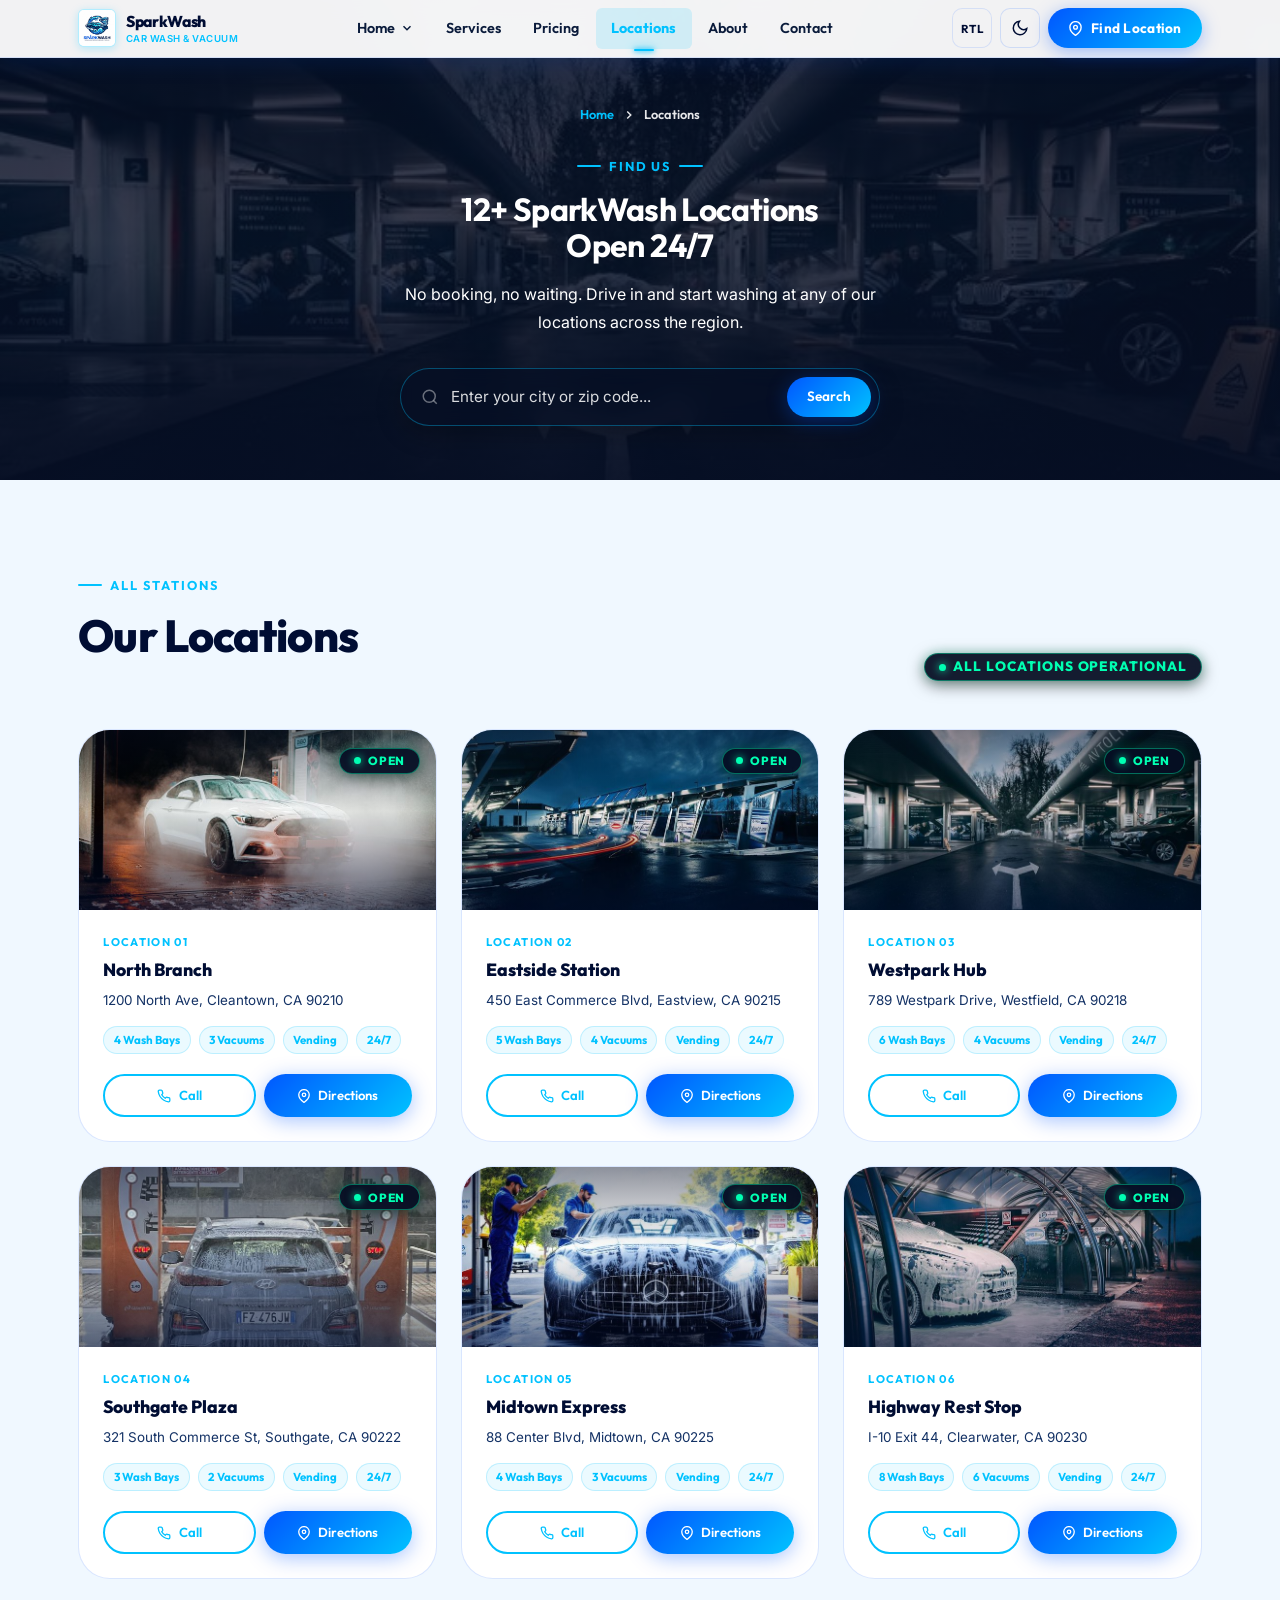
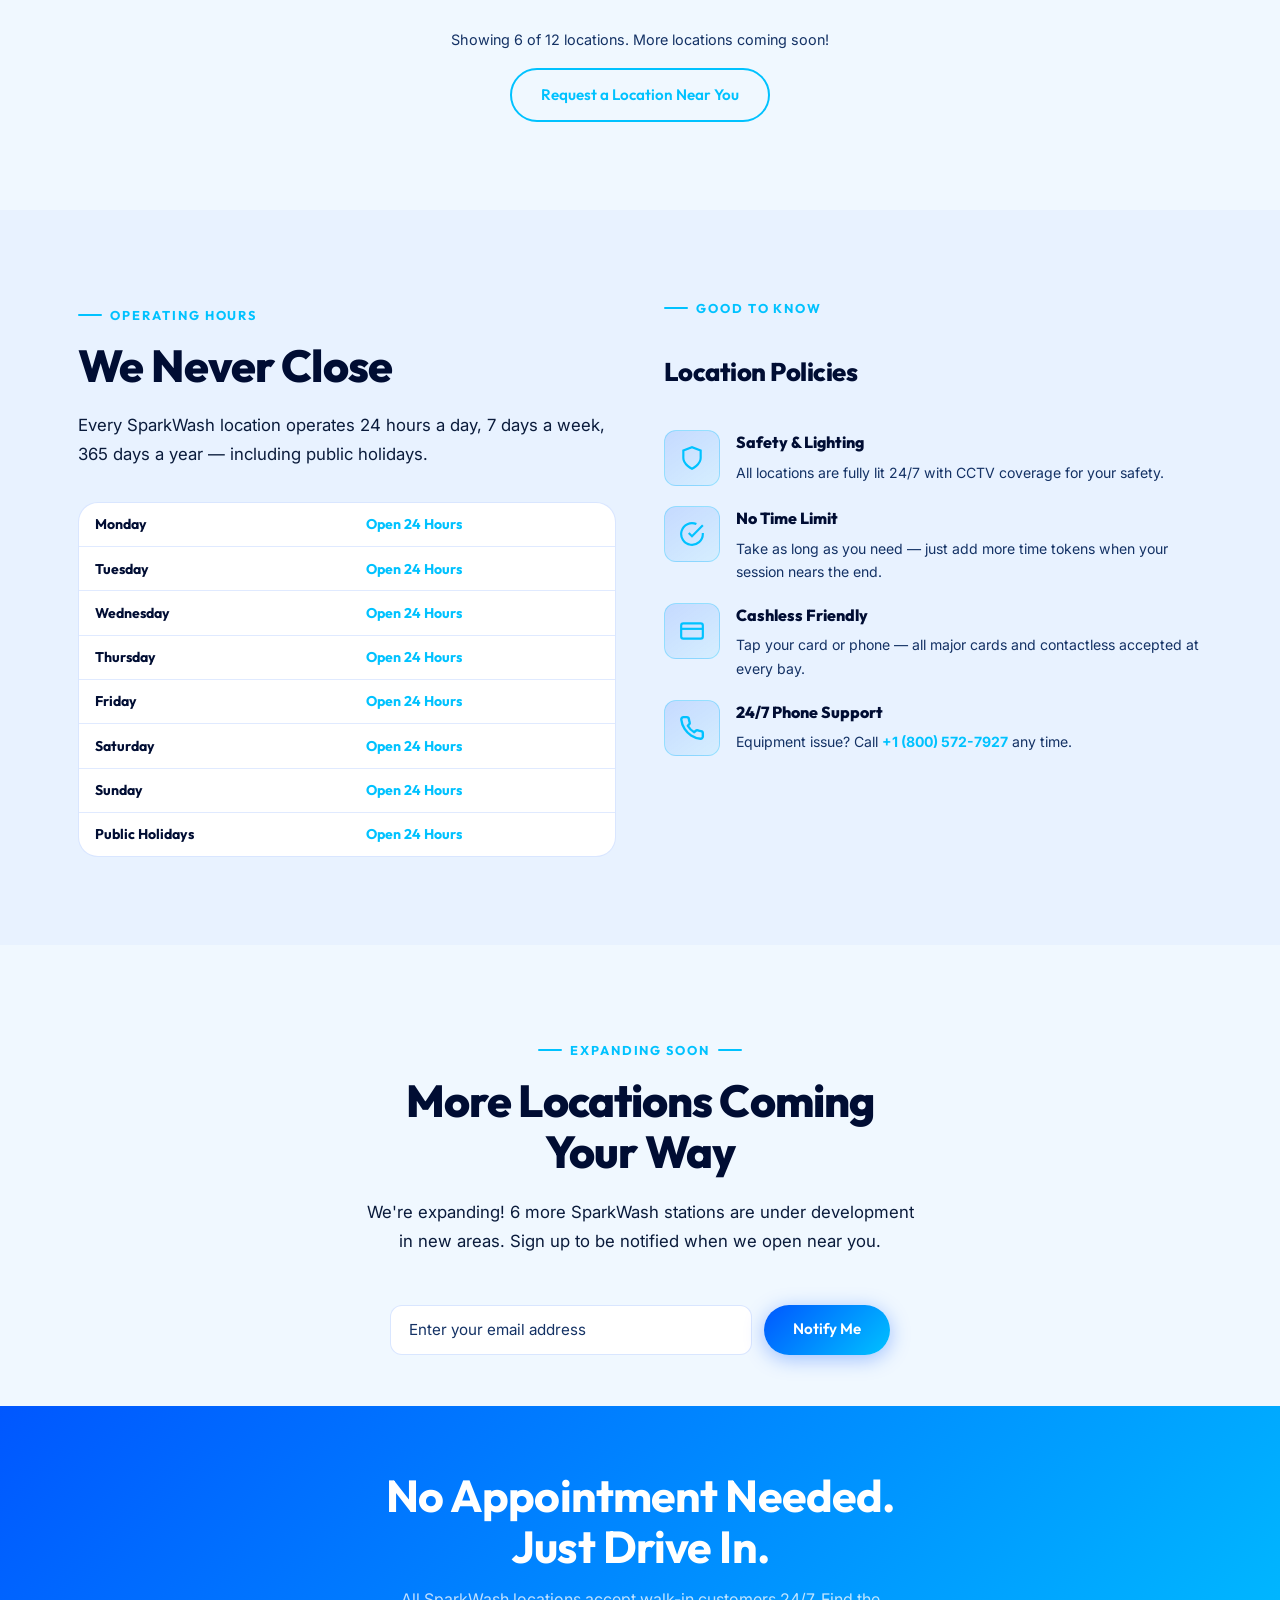
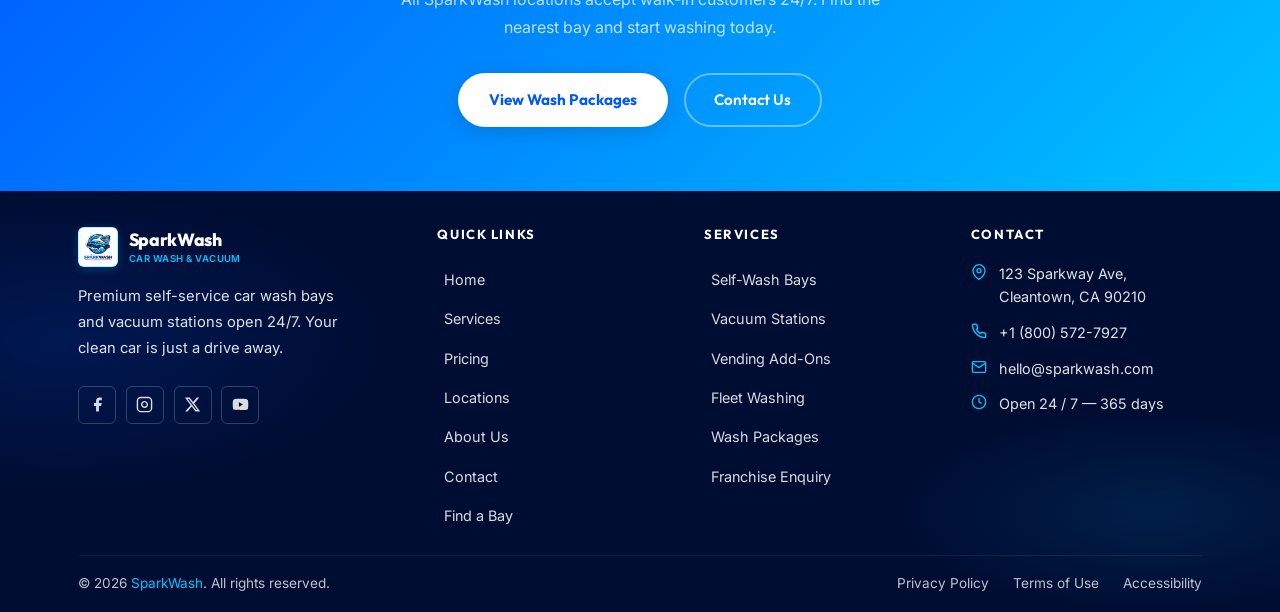
<file: locations.html>
<!DOCTYPE html>
<html lang="en" dir="ltr">

<head>
  <meta charset="UTF-8" />
  <link rel="icon" type="image/jpeg" href="assets/images/favicon.jpg" />
  <link rel="shortcut icon" href="assets/images/favicon.jpg" />
  <meta name="viewport" content="width=device-width, initial-scale=1.0" />
  <title>Locations — SparkWash | Self-Service Car Wash & Vacuum Station</title>
  <meta name="description"
    content="Find your nearest SparkWash self-service car wash location. 12+ locations open 24/7 across the region — no appointment needed." />
  <link rel="canonical" href="locations.html" />
  <link rel="preconnect" href="https://fonts.googleapis.com" />
  <link rel="preconnect" href="https://fonts.gstatic.com" crossorigin />
  <link
    href="https://fonts.googleapis.com/css2?family=Outfit:wght@300;400;500;600;700;800;900&family=Inter:wght@300;400;500;600;700&display=swap"
    rel="stylesheet" />
  <link rel="stylesheet" href="assets/css/style.css" />
  <link rel="stylesheet" href="assets/css/responsive.css" />
  <link rel="stylesheet" href="assets/css/locations.css" />
  <script src="assets/js/theme-init.js"></script>
</head>

<body>
  <a href="#main-content" class="skip-link">Skip to main content</a>
  <div id="site-loader" role="status" aria-label="Loading SparkWash">
    <div class="loader-brand">
      <div class="brand-icon loader-brand-icon" aria-hidden="true">
        <img src="assets/images/logo.jpg" alt="SparkWash Logo" />
      </div>
      <div class="loader-name">Spark<span>Wash</span></div>
    </div>
    <div class="loader-bar">
      <div class="loader-bar-fill"></div>
    </div>
  </div>

  <header id="site-header" role="banner">
    <div class="container">
      <div class="header-inner">
        <a href="index.html" class="header-brand" aria-label="SparkWash Home">
          <div class="brand-icon" aria-hidden="true"><img src="assets/images/logo.jpg" alt="SparkWash Logo" /></div>
          <div class="brand-text"><span class="brand-name">SparkWash</span><span class="brand-tagline">Car Wash &
              Vacuum</span></div>
        </a>
        <nav class="header-nav" role="navigation" aria-label="Primary navigation">
          <div class="nav-item" data-dropdown><button class="nav-link" aria-expanded="false" aria-haspopup="true"
              id="nav-home-btn">Home<svg class="chevron" viewBox="0 0 24 24" fill="none" stroke="currentColor"
                stroke-width="2.5" aria-hidden="true">
                <polyline points="6 9 12 15 18 9" />
              </svg></button>
            <div class="nav-dropdown" role="menu" aria-labelledby="nav-home-btn"><a href="index.html"
                role="menuitem"><svg viewBox="0 0 24 24" fill="none" stroke="currentColor" stroke-width="2"
                  aria-hidden="true">
                  <path d="M3 9l9-7 9 7v11a2 2 0 01-2 2H5a2 2 0 01-2-2z" />
                </svg>Home 1</a><a href="home-2.html" role="menuitem"><svg viewBox="0 0 24 24" fill="none"
                  stroke="currentColor" stroke-width="2" aria-hidden="true">
                  <rect x="3" y="3" width="7" height="7" />
                  <rect x="14" y="3" width="7" height="7" />
                  <rect x="14" y="14" width="7" height="7" />
                  <rect x="3" y="14" width="7" height="7" />
                </svg>Home 2</a></div>
          </div>
          <a href="services.html" class="nav-link">Services</a>
          <a href="pricing.html" class="nav-link">Pricing</a>
          <a href="locations.html" class="nav-link active">Locations</a>
          <a href="about.html" class="nav-link">About</a>
          <a href="contact.html" class="nav-link">Contact</a>
        </nav>
        <div class="header-controls">
          <button class="ctrl-btn" data-dir-toggle aria-label="Switch to RTL">RTL</button>
          <button class="ctrl-btn" data-dark-toggle aria-label="Toggle dark mode"><svg class="icon-moon"
              viewBox="0 0 24 24" fill="none" stroke="currentColor" stroke-width="2" aria-hidden="true">
              <path d="M21 12.79A9 9 0 1111.21 3 7 7 0 0021 12.79z" />
            </svg><svg class="icon-sun" viewBox="0 0 24 24" fill="none" stroke="currentColor" stroke-width="2"
              stroke-linecap="round" stroke-linejoin="round" aria-hidden="true" style="display:none">
              <circle cx="12" cy="12" r="5" />
              <line x1="12" y1="1" x2="12" y2="3" />
              <line x1="12" y1="21" x2="12" y2="23" />
              <line x1="4.22" y1="4.22" x2="5.64" y2="5.64" />
              <line x1="18.36" y1="18.36" x2="19.78" y2="19.78" />
              <line x1="1" y1="12" x2="3" y2="12" />
              <line x1="21" y1="12" x2="23" y2="12" />
              <line x1="4.22" y1="19.78" x2="5.64" y2="18.36" />
              <line x1="18.36" y1="5.64" x2="19.78" y2="4.22" />
            </svg></button>
          <a href="#locations-grid" class="btn btn-primary header-cta" aria-label="Find a SparkWash Bay Near You">
            <svg width="15" height="15" viewBox="0 0 24 24" fill="none" stroke="currentColor" stroke-width="2.2"
              stroke-linecap="round" stroke-linejoin="round" aria-hidden="true">
              <path d="M21 10c0 7-9 13-9 13s-9-6-9-13a9 9 0 0118 0z" />
              <circle cx="12" cy="10" r="3" />
            </svg>
            <span>Find Location</span>
          </a>
          <button id="menu-btn" class="menu-btn" aria-expanded="false" aria-controls="mobile-menu"
            aria-label="Toggle menu">
            <svg class="icon-hamburger" viewBox="0 0 24 24" fill="none" stroke="currentColor" stroke-width="2.2"
              aria-hidden="true">
              <line x1="3" y1="6" x2="21" y2="6" />
              <line x1="3" y1="12" x2="21" y2="12" />
              <line x1="3" y1="18" x2="21" y2="18" />
            </svg>
            <svg class="icon-close" viewBox="0 0 24 24" fill="none" stroke="currentColor" stroke-width="2.5"
              aria-hidden="true">
              <line x1="18" y1="6" x2="6" y2="18" />
              <line x1="6" y1="6" x2="18" y2="18" />
            </svg>
          </button>
        </div>
      </div>
    </div>
  </header>

  <!-- Mobile Menu Backdrop -->
  <div id="mobile-menu-backdrop" class="mobile-menu-backdrop" aria-hidden="true"></div>

  <!-- Mobile Menu Drawer -->
  <nav id="mobile-menu" class="mobile-menu-drawer" role="navigation" aria-label="Mobile navigation" aria-hidden="true">
    <div class="mobile-menu-header">
      <div class="mobile-brand">
        <div class="brand-icon" aria-hidden="true">
          <img src="assets/images/logo.jpg" alt="SparkWash Logo" />
        </div>
        <div class="brand-text">
          <span class="brand-name">SparkWash</span>
          <span class="brand-tagline">Car Wash & Vacuum</span>
        </div>
      </div>
      <button id="menu-close" class="mobile-close-btn" aria-label="Close navigation menu">
        <svg viewBox="0 0 24 24" fill="none" stroke="currentColor" stroke-width="2.5" aria-hidden="true">
          <line x1="18" y1="6" x2="6" y2="18" />
          <line x1="6" y1="6" x2="18" y2="18" />
        </svg>
      </button>
    </div>

    <div class="mobile-menu-body">
      <!-- Home accordion -->
      <div class="mobile-nav-item" data-accordion>
        <button class="mobile-nav-link" aria-expanded="false" aria-haspopup="true">
          <span class="mobile-nav-link-content">
            <svg class="mobile-nav-icon" viewBox="0 0 24 24" fill="none" stroke="currentColor" stroke-width="2" aria-hidden="true">
              <path d="M3 9l9-7 9 7v11a2 2 0 01-2 2H5a2 2 0 01-2-2z" />
              <polyline points="9 22 9 12 15 12 15 22" />
            </svg>
            <span>Home</span>
          </span>
          <svg class="mobile-chevron" viewBox="0 0 24 24" fill="none" stroke="currentColor" stroke-width="2.5" aria-hidden="true">
            <polyline points="6 9 12 15 18 9" />
          </svg>
        </button>
        <div class="mobile-submenu" role="group">
          <a href="index.html">
            <svg viewBox="0 0 24 24" fill="none" stroke="currentColor" stroke-width="2" aria-hidden="true">
              <path d="M3 9l9-7 9 7v11a2 2 0 01-2 2H5a2 2 0 01-2-2z" />
              <polyline points="9 22 9 12 15 12 15 22" />
            </svg>
            <span>Home 1 (Classic)</span>
          </a>
          <a href="home-2.html">
            <svg viewBox="0 0 24 24" fill="none" stroke="currentColor" stroke-width="2" aria-hidden="true">
              <rect x="3" y="3" width="7" height="7" />
              <rect x="14" y="3" width="7" height="7" />
              <rect x="14" y="14" width="7" height="7" />
              <rect x="3" y="14" width="7" height="7" />
            </svg>
            <span>Home 2 (Modern)</span>
          </a>
        </div>
      </div>

      <a href="services.html" class="mobile-nav-link">
        <span class="mobile-nav-link-content">
          <svg class="mobile-nav-icon" viewBox="0 0 24 24" fill="none" stroke="currentColor" stroke-width="2" aria-hidden="true">
            <polygon points="12 2 2 7 12 12 22 7 12 2" />
            <polyline points="2 17 12 22 22 17" />
            <polyline points="2 12 12 17 22 12" />
          </svg>
          <span>Services</span>
        </span>
      </a>

      <a href="pricing.html" class="mobile-nav-link">
        <span class="mobile-nav-link-content">
          <svg class="mobile-nav-icon" viewBox="0 0 24 24" fill="none" stroke="currentColor" stroke-width="2" aria-hidden="true">
            <line x1="12" y1="1" x2="12" y2="23" />
            <path d="M17 5H9.5a3.5 3.5 0 000 7h5a3.5 3.5 0 010 7H6" />
          </svg>
          <span>Pricing</span>
        </span>
      </a>

      <a href="locations.html" class="mobile-nav-link active">
        <span class="mobile-nav-link-content">
          <svg class="mobile-nav-icon" viewBox="0 0 24 24" fill="none" stroke="currentColor" stroke-width="2" aria-hidden="true">
            <path d="M21 10c0 7-9 13-9 13s-9-6-9-13a9 9 0 0118 0z" />
            <circle cx="12" cy="10" r="3" />
          </svg>
          <span>Locations</span>
        </span>
      </a>

      <a href="about.html" class="mobile-nav-link">
        <span class="mobile-nav-link-content">
          <svg class="mobile-nav-icon" viewBox="0 0 24 24" fill="none" stroke="currentColor" stroke-width="2" aria-hidden="true">
            <circle cx="12" cy="12" r="10" />
            <line x1="12" y1="16" x2="12" y2="12" />
            <line x1="12" y1="8" x2="12.01" y2="8" />
          </svg>
          <span>About</span>
        </span>
      </a>

      <a href="contact.html" class="mobile-nav-link">
        <span class="mobile-nav-link-content">
          <svg class="mobile-nav-icon" viewBox="0 0 24 24" fill="none" stroke="currentColor" stroke-width="2" aria-hidden="true">
            <path d="M22 16.92v3a2 2 0 0 1-2.18 2 19.79 19.79 0 0 1-8.63-3.07 19.5 19.5 0 0 1-6-6 19.79 19.79 0 0 1-3.07-8.67A2 2 0 0 1 4.11 2h3a2 2 0 0 1 2 1.72 12.84 12.84 0 0 0 .7 2.81 2 2 0 0 1-.45 2.11L8.09 9.91a16 16 0 0 0 6 6l1.27-1.27a2 2 0 0 1 2.11-.45 12.84 12.84 0 0 0 2.81.7A2 2 0 0 1 22 16.92z" />
          </svg>
          <span>Contact</span>
        </span>
      </a>

    </div>

    <div class="mobile-menu-footer">
      <div class="mobile-cta">
        <a href="#locations-grid" class="btn btn-primary" style="width:100%;justify-content:center;">Find Location</a>
      </div>

      <div class="mobile-support-info">
        <span class="pulse-dot" aria-hidden="true"></span>
        <span>Open 24/7 &bull; Support: (800) 572-7927</span>
      </div>
    </div>
  </nav>

  <main id="main-content">

    <!-- SECTION 1 — HERO -->
    <section class="loc-hero" aria-labelledby="loc-h1">
      <div class="container">
        <nav class="breadcrumb" aria-label="Breadcrumb"><a href="index.html">Home</a><svg viewBox="0 0 24 24"
            fill="none" stroke="currentColor" stroke-width="2.5" aria-hidden="true">
            <polyline points="9 18 15 12 9 6" />
          </svg><span>Locations</span></nav>
        <div class="eyebrow animate-fadeup" style="justify-content:center;color:var(--clr-cyan)">Find Us</div>
        <h1 class="animate-fadeup delay-1" id="loc-h1">12+ SparkWash Locations<br />Open 24/7</h1>
        <p class="animate-fadeup delay-2">No booking, no waiting. Drive in and start washing at any of our locations
          across the region.</p>
        <div class="loc-search animate-fadeup delay-2" role="search" aria-label="Search locations">
          <svg width="18" height="18" viewBox="0 0 24 24" fill="none" stroke="rgba(255,255,255,0.4)" stroke-width="2"
            aria-hidden="true">
            <circle cx="11" cy="11" r="8" />
            <line x1="21" y1="21" x2="16.65" y2="16.65" />
          </svg>
          <input type="search" id="loc-search-input" placeholder="Enter your city or zip code..."
            aria-label="Search by city or zip code" />
          <a href="#locations-grid" class="btn btn-primary btn-sm">Search</a>
        </div>
      </div>
    </section>

    <!-- SECTION 2 — LOCATIONS GRID -->
    <section class="section-pad" id="locations-grid" aria-labelledby="loc-grid-heading">
      <div class="container">
        <div
          style="display:flex;align-items:flex-end;justify-content:space-between;gap:2rem;margin-bottom:3rem;flex-wrap:wrap"
          class="animate-fadeup">
          <div>
            <div class="eyebrow">All Stations</div>
            <h2 class="section-title" id="loc-grid-heading">Our Locations</h2>
          </div>
          <div class="bay-status bay-available" style="font-size:0.85rem">
            <span class="bay-dot" aria-hidden="true"></span>
            All locations operational
          </div>
        </div>

        <div class="loc-grid">

          <article class="loc-card animate-fadeup" aria-label="North Branch location">
            <div class="loc-card-img">
              <img src="assets/images/hero/p30.jpg" alt="North Branch SparkWash exterior" loading="lazy" />
              <div class="loc-card-img-overlay" aria-hidden="true"></div>
              <div class="loc-card-status">
                <div class="bay-status bay-available"><span class="bay-dot" aria-hidden="true"></span>Open</div>
              </div>
            </div>
            <div class="loc-card-body">
              <div class="loc-num">Location 01</div>
              <div class="loc-name">North Branch</div>
              <address class="loc-addr" style="font-style:normal">1200 North Ave, Cleantown, CA 90210</address>
              <div class="loc-amenities">
                <span class="loc-amenity">4 Wash Bays</span>
                <span class="loc-amenity">3 Vacuums</span>
                <span class="loc-amenity">Vending</span>
                <span class="loc-amenity">24/7</span>
              </div>
              <div class="loc-footer">
                <a href="tel:+18005727927" class="btn btn-outline" aria-label="Call North Branch">
                  <svg width="14" height="14" viewBox="0 0 24 24" fill="none" stroke="currentColor" stroke-width="2.2" stroke-linecap="round" stroke-linejoin="round"
                    aria-hidden="true">
                    <path d="M22 16.92v3a2 2 0 0 1-2.18 2 19.79 19.79 0 0 1-8.63-3.07 19.5 19.5 0 0 1-6-6 19.79 19.79 0 0 1-3.07-8.67A2 2 0 0 1 4.11 2h3a2 2 0 0 1 2 1.72 12.84 12.84 0 0 0 .7 2.81 2 2 0 0 1-.45 2.11L8.09 9.91a16 16 0 0 0 6 6l1.27-1.27a2 2 0 0 1 2.11-.45 12.84 12.84 0 0 0 2.81.7A2 2 0 0 1 22 16.92z" />
                  </svg>
                  Call
                </a>
                <a href="https://maps.google.com" target="_blank" rel="noopener noreferrer" class="btn btn-primary"
                  aria-label="Get directions to North Branch">
                  <svg width="14" height="14" viewBox="0 0 24 24" fill="none" stroke="currentColor" stroke-width="2.2"
                    aria-hidden="true">
                    <path d="M21 10c0 7-9 13-9 13s-9-6-9-13a9 9 0 0118 0z" />
                    <circle cx="12" cy="10" r="3" />
                  </svg>
                  Directions
                </a>
              </div>
            </div>
          </article>

          <article class="loc-card animate-fadeup delay-1" aria-label="Eastside Station location">
            <div class="loc-card-img">
              <img src="assets/images/hero/p31.jpg" alt="Eastside Station SparkWash exterior" loading="lazy" />
              <div class="loc-card-img-overlay" aria-hidden="true"></div>
              <div class="loc-card-status">
                <div class="bay-status bay-available"><span class="bay-dot" aria-hidden="true"></span>Open</div>
              </div>
            </div>
            <div class="loc-card-body">
              <div class="loc-num">Location 02</div>
              <div class="loc-name">Eastside Station</div>
              <address class="loc-addr" style="font-style:normal">450 East Commerce Blvd, Eastview, CA 90215</address>
              <div class="loc-amenities">
                <span class="loc-amenity">5 Wash Bays</span>
                <span class="loc-amenity">4 Vacuums</span>
                <span class="loc-amenity">Vending</span>
                <span class="loc-amenity">24/7</span>
              </div>
              <div class="loc-footer">
                <a href="tel:+18005727927" class="btn btn-outline" aria-label="Call Eastside Station">
                  <svg width="14" height="14" viewBox="0 0 24 24" fill="none" stroke="currentColor" stroke-width="2.2" stroke-linecap="round" stroke-linejoin="round"
                    aria-hidden="true">
                    <path d="M22 16.92v3a2 2 0 0 1-2.18 2 19.79 19.79 0 0 1-8.63-3.07 19.5 19.5 0 0 1-6-6 19.79 19.79 0 0 1-3.07-8.67A2 2 0 0 1 4.11 2h3a2 2 0 0 1 2 1.72 12.84 12.84 0 0 0 .7 2.81 2 2 0 0 1-.45 2.11L8.09 9.91a16 16 0 0 0 6 6l1.27-1.27a2 2 0 0 1 2.11-.45 12.84 12.84 0 0 0 2.81.7A2 2 0 0 1 22 16.92z" />
                  </svg>
                  Call
                </a>
                <a href="https://maps.google.com" target="_blank" rel="noopener noreferrer" class="btn btn-primary"
                  aria-label="Directions to Eastside Station">
                  <svg width="14" height="14" viewBox="0 0 24 24" fill="none" stroke="currentColor" stroke-width="2.2"
                    aria-hidden="true">
                    <path d="M21 10c0 7-9 13-9 13s-9-6-9-13a9 9 0 0118 0z" />
                    <circle cx="12" cy="10" r="3" />
                  </svg>
                  Directions
                </a>
              </div>
            </div>
          </article>

          <article class="loc-card animate-fadeup delay-2" aria-label="Westpark Hub location">
            <div class="loc-card-img">
              <img src="assets/images/about/p32.jpg" alt="Westpark Hub SparkWash exterior" loading="lazy" />
              <div class="loc-card-img-overlay" aria-hidden="true"></div>
              <div class="loc-card-status">
                <div class="bay-status bay-available"><span class="bay-dot" aria-hidden="true"></span>Open</div>
              </div>
            </div>
            <div class="loc-card-body">
              <div class="loc-num">Location 03</div>
              <div class="loc-name">Westpark Hub</div>
              <address class="loc-addr" style="font-style:normal">789 Westpark Drive, Westfield, CA 90218</address>
              <div class="loc-amenities">
                <span class="loc-amenity">6 Wash Bays</span>
                <span class="loc-amenity">4 Vacuums</span>
                <span class="loc-amenity">Vending</span>
                <span class="loc-amenity">24/7</span>
              </div>
              <div class="loc-footer">
                <a href="tel:+18005727927" class="btn btn-outline" aria-label="Call Westpark Hub">
                  <svg width="14" height="14" viewBox="0 0 24 24" fill="none" stroke="currentColor" stroke-width="2.2" stroke-linecap="round" stroke-linejoin="round"
                    aria-hidden="true">
                    <path d="M22 16.92v3a2 2 0 0 1-2.18 2 19.79 19.79 0 0 1-8.63-3.07 19.5 19.5 0 0 1-6-6 19.79 19.79 0 0 1-3.07-8.67A2 2 0 0 1 4.11 2h3a2 2 0 0 1 2 1.72 12.84 12.84 0 0 0 .7 2.81 2 2 0 0 1-.45 2.11L8.09 9.91a16 16 0 0 0 6 6l1.27-1.27a2 2 0 0 1 2.11-.45 12.84 12.84 0 0 0 2.81.7A2 2 0 0 1 22 16.92z" />
                  </svg>
                  Call
                </a>
                <a href="https://maps.google.com" target="_blank" rel="noopener noreferrer" class="btn btn-primary"
                  aria-label="Directions to Westpark Hub">
                  <svg width="14" height="14" viewBox="0 0 24 24" fill="none" stroke="currentColor" stroke-width="2.2"
                    aria-hidden="true">
                    <path d="M21 10c0 7-9 13-9 13s-9-6-9-13a9 9 0 0118 0z" />
                    <circle cx="12" cy="10" r="3" />
                  </svg>
                  Directions
                </a>
              </div>
            </div>
          </article>

          <article class="loc-card animate-fadeup delay-3" aria-label="Southgate location">
            <div class="loc-card-img">
              <img src="assets/images/services/p33.jpg" alt="Southgate SparkWash" loading="lazy" />
              <div class="loc-card-img-overlay" aria-hidden="true"></div>
              <div class="loc-card-status">
                <div class="bay-status bay-available"><span class="bay-dot" aria-hidden="true"></span>Open</div>
              </div>
            </div>
            <div class="loc-card-body">
              <div class="loc-num">Location 04</div>
              <div class="loc-name">Southgate Plaza</div>
              <address class="loc-addr" style="font-style:normal">321 South Commerce St, Southgate, CA 90222</address>
              <div class="loc-amenities">
                <span class="loc-amenity">3 Wash Bays</span>
                <span class="loc-amenity">2 Vacuums</span>
                <span class="loc-amenity">Vending</span>
                <span class="loc-amenity">24/7</span>
              </div>
              <div class="loc-footer">
                <a href="tel:+18005727927" class="btn btn-outline" aria-label="Call Southgate Plaza">
                  <svg width="14" height="14" viewBox="0 0 24 24" fill="none" stroke="currentColor" stroke-width="2.2" stroke-linecap="round" stroke-linejoin="round"
                    aria-hidden="true">
                    <path d="M22 16.92v3a2 2 0 0 1-2.18 2 19.79 19.79 0 0 1-8.63-3.07 19.5 19.5 0 0 1-6-6 19.79 19.79 0 0 1-3.07-8.67A2 2 0 0 1 4.11 2h3a2 2 0 0 1 2 1.72 12.84 12.84 0 0 0 .7 2.81 2 2 0 0 1-.45 2.11L8.09 9.91a16 16 0 0 0 6 6l1.27-1.27a2 2 0 0 1 2.11-.45 12.84 12.84 0 0 0 2.81.7A2 2 0 0 1 22 16.92z" />
                  </svg>
                  Call
                </a>
                <a href="https://maps.google.com" target="_blank" rel="noopener noreferrer" class="btn btn-primary"
                  aria-label="Directions to Southgate Plaza">
                  <svg width="14" height="14" viewBox="0 0 24 24" fill="none" stroke="currentColor" stroke-width="2.2"
                    aria-hidden="true">
                    <path d="M21 10c0 7-9 13-9 13s-9-6-9-13a9 9 0 0118 0z" />
                    <circle cx="12" cy="10" r="3" />
                  </svg>
                  Directions
                </a>
              </div>
            </div>
          </article>

          <article class="loc-card animate-fadeup delay-4" aria-label="Midtown location">
            <div class="loc-card-img">
              <img src="assets/images/services/p34.jpg" alt="Midtown SparkWash" loading="lazy" />
              <div class="loc-card-img-overlay" aria-hidden="true"></div>
              <div class="loc-card-status">
                <div class="bay-status bay-available"><span class="bay-dot" aria-hidden="true"></span>Open</div>
              </div>
            </div>
            <div class="loc-card-body">
              <div class="loc-num">Location 05</div>
              <div class="loc-name">Midtown Express</div>
              <address class="loc-addr" style="font-style:normal">88 Center Blvd, Midtown, CA 90225</address>
              <div class="loc-amenities">
                <span class="loc-amenity">4 Wash Bays</span>
                <span class="loc-amenity">3 Vacuums</span>
                <span class="loc-amenity">Vending</span>
                <span class="loc-amenity">24/7</span>
              </div>
              <div class="loc-footer">
                <a href="tel:+18005727927" class="btn btn-outline" aria-label="Call Midtown Express">
                  <svg width="14" height="14" viewBox="0 0 24 24" fill="none" stroke="currentColor" stroke-width="2.2" stroke-linecap="round" stroke-linejoin="round"
                    aria-hidden="true">
                    <path d="M22 16.92v3a2 2 0 0 1-2.18 2 19.79 19.79 0 0 1-8.63-3.07 19.5 19.5 0 0 1-6-6 19.79 19.79 0 0 1-3.07-8.67A2 2 0 0 1 4.11 2h3a2 2 0 0 1 2 1.72 12.84 12.84 0 0 0 .7 2.81 2 2 0 0 1-.45 2.11L8.09 9.91a16 16 0 0 0 6 6l1.27-1.27a2 2 0 0 1 2.11-.45 12.84 12.84 0 0 0 2.81.7A2 2 0 0 1 22 16.92z" />
                  </svg>
                  Call
                </a>
                <a href="https://maps.google.com" target="_blank" rel="noopener noreferrer" class="btn btn-primary"
                  aria-label="Directions to Midtown Express">
                  <svg width="14" height="14" viewBox="0 0 24 24" fill="none" stroke="currentColor" stroke-width="2.2"
                    aria-hidden="true">
                    <path d="M21 10c0 7-9 13-9 13s-9-6-9-13a9 9 0 0118 0z" />
                    <circle cx="12" cy="10" r="3" />
                  </svg>
                  Directions
                </a>
              </div>
            </div>
          </article>

          <article class="loc-card animate-fadeup delay-5" aria-label="Highway Rest location">
            <div class="loc-card-img">
              <img src="assets/images/sections/p35.jpg" alt="Highway Rest SparkWash" loading="lazy" />
              <div class="loc-card-img-overlay" aria-hidden="true"></div>
              <div class="loc-card-status">
                <div class="bay-status bay-available"><span class="bay-dot" aria-hidden="true"></span>Open</div>
              </div>
            </div>
            <div class="loc-card-body">
              <div class="loc-num">Location 06</div>
              <div class="loc-name">Highway Rest Stop</div>
              <address class="loc-addr" style="font-style:normal">I-10 Exit 44, Clearwater, CA 90230</address>
              <div class="loc-amenities">
                <span class="loc-amenity">8 Wash Bays</span>
                <span class="loc-amenity">6 Vacuums</span>
                <span class="loc-amenity">Vending</span>
                <span class="loc-amenity">24/7</span>
              </div>
              <div class="loc-footer">
                <a href="tel:+18005727927" class="btn btn-outline" aria-label="Call Highway Rest Stop">
                  <svg width="14" height="14" viewBox="0 0 24 24" fill="none" stroke="currentColor" stroke-width="2.2" stroke-linecap="round" stroke-linejoin="round"
                    aria-hidden="true">
                    <path d="M22 16.92v3a2 2 0 0 1-2.18 2 19.79 19.79 0 0 1-8.63-3.07 19.5 19.5 0 0 1-6-6 19.79 19.79 0 0 1-3.07-8.67A2 2 0 0 1 4.11 2h3a2 2 0 0 1 2 1.72 12.84 12.84 0 0 0 .7 2.81 2 2 0 0 1-.45 2.11L8.09 9.91a16 16 0 0 0 6 6l1.27-1.27a2 2 0 0 1 2.11-.45 12.84 12.84 0 0 0 2.81.7A2 2 0 0 1 22 16.92z" />
                  </svg>
                  Call
                </a>
                <a href="https://maps.google.com" target="_blank" rel="noopener noreferrer" class="btn btn-primary"
                  aria-label="Directions to Highway Rest Stop">
                  <svg width="14" height="14" viewBox="0 0 24 24" fill="none" stroke="currentColor" stroke-width="2.2"
                    aria-hidden="true">
                    <path d="M21 10c0 7-9 13-9 13s-9-6-9-13a9 9 0 0118 0z" />
                    <circle cx="12" cy="10" r="3" />
                  </svg>
                  Directions
                </a>
              </div>
            </div>
          </article>

        </div>

        <div class="text-center animate-fadeup delay-3" style="margin-top:3rem">
          <p style="color:var(--txt-muted);font-size:0.9rem;margin-bottom:1rem">Showing 6 of 12 locations. More
            locations coming soon!</p>
          <a href="contact.html" class="btn btn-outline">Request a Location Near You</a>
        </div>
      </div>
    </section>

    <!-- SECTION 3 — HOURS + INFO -->
    <section class="section-pad bg-alt-section" aria-labelledby="hours-heading">
      <div class="container">
        <div class="grid-2col-resp animate-fadeup" style="align-items:start">
          <div>
            <div class="eyebrow">Operating Hours</div>
            <h2 class="section-title" id="hours-heading">We Never Close</h2>
            <p class="section-sub" style="max-width:100%">Every SparkWash location operates 24 hours a day, 7 days a
              week, 365 days a year — including public holidays.</p>
            <div class="card table-responsive" style="padding:0;margin-top:2rem;">
              <table class="hours-table" aria-label="Operating hours">
                <tbody>
                  <tr>
                    <td>Monday</td>
                    <td>Open 24 Hours</td>
                  </tr>
                  <tr>
                    <td>Tuesday</td>
                    <td>Open 24 Hours</td>
                  </tr>
                  <tr>
                    <td>Wednesday</td>
                    <td>Open 24 Hours</td>
                  </tr>
                  <tr>
                    <td>Thursday</td>
                    <td>Open 24 Hours</td>
                  </tr>
                  <tr>
                    <td>Friday</td>
                    <td>Open 24 Hours</td>
                  </tr>
                  <tr>
                    <td>Saturday</td>
                    <td>Open 24 Hours</td>
                  </tr>
                  <tr>
                    <td>Sunday</td>
                    <td>Open 24 Hours</td>
                  </tr>
                  <tr>
                    <td>Public Holidays</td>
                    <td>Open 24 Hours</td>
                  </tr>
                </tbody>
              </table>
            </div>
          </div>
          <div style="display:flex;flex-direction:column;gap:1.5rem">
            <div class="eyebrow">Good to Know</div>
            <h2 class="section-title" style="font-size:1.6rem">Location Policies</h2>
            <div style="display:flex;flex-direction:column;gap:1.25rem">
              <div style="display:flex;gap:1rem;align-items:flex-start">
                <div class="icon-box"><svg viewBox="0 0 24 24" fill="none" stroke="currentColor" stroke-width="2"
                    aria-hidden="true">
                    <path d="M12 22s8-4 8-10V5l-8-3-8 3v7c0 6 8 10 8 10z" />
                  </svg></div>
                <div>
                  <div
                    style="font-family:var(--font-heading);font-weight:800;color:var(--txt-heading);margin-bottom:0.3rem">
                    Safety & Lighting</div>
                  <p style="font-size:0.88rem;color:var(--txt-muted);line-height:1.65">All locations are fully lit 24/7
                    with CCTV coverage for your safety.</p>
                </div>
              </div>
              <div style="display:flex;gap:1rem;align-items:flex-start">
                <div class="icon-box"><svg viewBox="0 0 24 24" fill="none" stroke="currentColor" stroke-width="2"
                    aria-hidden="true">
                    <path d="M22 11.08V12a10 10 0 11-5.93-9.14" />
                    <polyline points="22 4 12 14.01 9 11.01" />
                  </svg></div>
                <div>
                  <div
                    style="font-family:var(--font-heading);font-weight:800;color:var(--txt-heading);margin-bottom:0.3rem">
                    No Time Limit</div>
                  <p style="font-size:0.88rem;color:var(--txt-muted);line-height:1.65">Take as long as you need — just
                    add more time tokens when your session nears the end.</p>
                </div>
              </div>
              <div style="display:flex;gap:1rem;align-items:flex-start">
                <div class="icon-box"><svg viewBox="0 0 24 24" fill="none" stroke="currentColor" stroke-width="2"
                    aria-hidden="true">
                    <rect x="2" y="5" width="20" height="14" rx="2" />
                    <line x1="2" y1="10" x2="22" y2="10" />
                  </svg></div>
                <div>
                  <div
                    style="font-family:var(--font-heading);font-weight:800;color:var(--txt-heading);margin-bottom:0.3rem">
                    Cashless Friendly</div>
                  <p style="font-size:0.88rem;color:var(--txt-muted);line-height:1.65">Tap your card or phone — all
                    major cards and contactless accepted at every bay.</p>
                </div>
              </div>
              <div style="display:flex;gap:1rem;align-items:flex-start">
                <div class="icon-box"><svg viewBox="0 0 24 24" fill="none" stroke="currentColor" stroke-width="2.2"
                    stroke-linecap="round" stroke-linejoin="round" aria-hidden="true">
                    <path d="M22 16.92v3a2 2 0 0 1-2.18 2 19.79 19.79 0 0 1-8.63-3.07 19.5 19.5 0 0 1-6-6 19.79 19.79 0 0 1-3.07-8.67A2 2 0 0 1 4.11 2h3a2 2 0 0 1 2 1.72 12.84 12.84 0 0 0 .7 2.81 2 2 0 0 1-.45 2.11L8.09 9.91a16 16 0 0 0 6 6l1.27-1.27a2 2 0 0 1 2.11-.45 12.84 12.84 0 0 0 2.81.7A2 2 0 0 1 22 16.92z" />
                  </svg></div>
                <div>
                  <div
                    style="font-family:var(--font-heading);font-weight:800;color:var(--txt-heading);margin-bottom:0.3rem">
                    24/7 Phone Support</div>
                  <p style="font-size:0.88rem;color:var(--txt-muted);line-height:1.65">Equipment issue? Call <a
                      href="tel:+18005727927" style="color:var(--clr-cyan);font-weight:700">+1 (800) 572-7927</a> any
                    time.</p>
                </div>
              </div>
            </div>
          </div>
        </div>
      </div>
    </section>

    <!-- SECTION 4 — COMING SOON -->
    <section class="section-pad" aria-labelledby="soon-heading">
      <div class="container">
        <div class="text-center animate-fadeup" style="max-width:560px;margin:0 auto 3rem">
          <div class="eyebrow" style="justify-content:center">Expanding Soon</div>
          <h2 class="section-title" id="soon-heading">More Locations Coming Your Way</h2>
          <p class="section-sub" style="margin:0 auto">We're expanding! 6 more SparkWash stations are under development
            in new areas. Sign up to be notified when we open near you.</p>
        </div>
        <div style="max-width:500px;margin:0 auto;display:flex;gap:0.75rem;flex-wrap:wrap"
          class="animate-fadeup delay-1">
          <input type="email" placeholder="Enter your email address" class="form-input" style="flex:1;min-width:200px"
            aria-label="Email for location alerts" />
          <a href="contact.html" class="btn btn-primary">Notify Me</a>
        </div>
      </div>
    </section>

    <!-- SECTION 5 — CTA STRIP -->
    <div class="loc-cta-strip" role="region" aria-label="Call to action">
      <div class="container">
        <h2 class="animate-fadeup">No Appointment Needed.<br />Just Drive In.</h2>
        <p class="animate-fadeup delay-1">All SparkWash locations accept walk-in customers 24/7. Find the nearest bay
          and start washing today.</p>
        <div style="display:flex;justify-content:center;gap:1rem;flex-wrap:wrap" class="animate-fadeup delay-2">
          <a href="pricing.html" class="btn btn-white"
            style="background:#fff;color:var(--clr-royal);font-weight:700">View Wash Packages</a>
          <a href="contact.html" class="btn btn-white-outline">Contact Us</a>
        </div>
      </div>
    </div>

  </main>

  <footer id="site-footer" role="contentinfo">
    <div class="container">
      <div class="footer-inner">

        <div class="footer-top">

          <!-- Brand Column -->
          <div class="footer-brand-col">
            <a href="index.html" class="footer-brand" aria-label="SparkWash Home">
              <div class="brand-icon" aria-hidden="true">
                <img src="assets/images/logo.jpg" alt="SparkWash Logo" />
              </div>
              <div class="brand-text">
                <span class="brand-name">SparkWash</span>
                <span class="brand-tagline">Car Wash & Vacuum</span>
              </div>
            </a>
            <p class="footer-desc">Premium self-service car wash bays and vacuum stations open 24/7. Your clean car is
              just a drive away.</p>
            <div class="footer-socials" aria-label="Social media links">
              <!-- Facebook -->
              <a href="#" class="social-btn" aria-label="Facebook">
                <svg viewBox="0 0 24 24" fill="currentColor" aria-hidden="true">
                  <path d="M18 2h-3a5 5 0 00-5 5v3H7v4h3v8h4v-8h3l1-4h-4V7a1 1 0 011-1h3z" />
                </svg>
              </a>
              <!-- Instagram -->
              <a href="#" class="social-btn" aria-label="Instagram">
                <svg viewBox="0 0 24 24" fill="none" stroke="currentColor" stroke-width="2" aria-hidden="true">
                  <rect x="2" y="2" width="20" height="20" rx="5" ry="5" />
                  <path d="M16 11.37A4 4 0 1112.63 8 4 4 0 0116 11.37z" />
                  <line x1="17.5" y1="6.5" x2="17.51" y2="6.5" />
                </svg>
              </a>
              <!-- Twitter/X -->
              <a href="#" class="social-btn" aria-label="X (Twitter)">
                <svg viewBox="0 0 24 24" fill="currentColor" aria-hidden="true">
                  <path
                    d="M18.244 2.25h3.308l-7.227 8.26 8.502 11.24H16.17l-5.214-6.817L4.99 21.75H1.68l7.73-8.835L1.254 2.25H8.08l4.713 6.231zm-1.161 17.52h1.833L7.084 4.126H5.117z" />
                </svg>
              </a>
              <!-- YouTube -->
              <a href="#" class="social-btn" aria-label="YouTube">
                <svg viewBox="0 0 24 24" fill="currentColor" aria-hidden="true">
                  <path
                    d="M22.54 6.42a2.78 2.78 0 00-1.94-1.96C18.88 4 12 4 12 4s-6.88 0-8.6.46a2.78 2.78 0 00-1.94 1.96A29 29 0 001 12a29 29 0 00.46 5.58 2.78 2.78 0 001.94 1.95C5.12 20 12 20 12 20s6.88 0 8.6-.47a2.78 2.78 0 001.94-1.95A29 29 0 0023 12a29 29 0 00-.46-5.58z" />
                  <polygon points="9.75 15.02 15.5 12 9.75 8.98 9.75 15.02" fill="#000" />
                </svg>
              </a>
            </div>
          </div>

          <!-- Quick Links -->
          <div>
            <h3 class="footer-col-title">Quick Links</h3>
            <ul class="footer-links">
              <li><a href="index.html">Home</a></li>
              <li><a href="services.html">Services</a></li>
              <li><a href="pricing.html">Pricing</a></li>
              <li><a href="locations.html">Locations</a></li>
              <li><a href="about.html">About Us</a></li>
              <li><a href="contact.html">Contact</a></li>
              <li><a href="locations.html">Find a Bay</a></li>
            </ul>
          </div>

          <!-- Services -->
          <div>
            <h3 class="footer-col-title">Services</h3>
            <ul class="footer-links">
              <li><a href="services.html#self-wash">Self-Wash Bays</a></li>
              <li><a href="services.html#vacuum">Vacuum Stations</a></li>
              <li><a href="services.html#vending">Vending Add-Ons</a></li>
              <li><a href="services.html#fleet">Fleet Washing</a></li>
              <li><a href="pricing.html">Wash Packages</a></li>
              <li><a href="contact.html#franchise">Franchise Enquiry</a></li>
            </ul>
          </div>

          <!-- Contact -->
          <div>
            <h3 class="footer-col-title">Contact</h3>
            <div class="footer-contact-item">
              <svg viewBox="0 0 24 24" fill="none" stroke="currentColor" stroke-width="2" aria-hidden="true">
                <path d="M21 10c0 7-9 13-9 13s-9-6-9-13a9 9 0 0118 0z" />
                <circle cx="12" cy="10" r="3" />
              </svg>
              <span>123 Sparkway Ave, Cleantown, CA 90210</span>
            </div>
            <div class="footer-contact-item">
              <svg viewBox="0 0 24 24" fill="none" stroke="currentColor" stroke-width="2.2" stroke-linecap="round" stroke-linejoin="round" aria-hidden="true">
                <path d="M22 16.92v3a2 2 0 0 1-2.18 2 19.79 19.79 0 0 1-8.63-3.07 19.5 19.5 0 0 1-6-6 19.79 19.79 0 0 1-3.07-8.67A2 2 0 0 1 4.11 2h3a2 2 0 0 1 2 1.72 12.84 12.84 0 0 0 .7 2.81 2 2 0 0 1-.45 2.11L8.09 9.91a16 16 0 0 0 6 6l1.27-1.27a2 2 0 0 1 2.11-.45 12.84 12.84 0 0 0 2.81.7A2 2 0 0 1 22 16.92z" />
              </svg>
              <a href="tel:+18005727927" style="color:inherit">+1 (800) 572-7927</a>
            </div>
            <div class="footer-contact-item">
              <svg viewBox="0 0 24 24" fill="none" stroke="currentColor" stroke-width="2" aria-hidden="true">
                <path d="M4 4h16c1.1 0 2 .9 2 2v12c0 1.1-.9 2-2 2H4c-1.1 0-2-.9-2-2V6c0-1.1.9-2 2-2z" />
                <polyline points="22,6 12,13 2,6" />
              </svg>
              <a href="mailto:hello@sparkwash.com" style="color:inherit">hello@sparkwash.com</a>
            </div>
            <div class="footer-contact-item">
              <svg viewBox="0 0 24 24" fill="none" stroke="currentColor" stroke-width="2" aria-hidden="true">
                <circle cx="12" cy="12" r="10" />
                <polyline points="12 6 12 12 16 14" />
              </svg>
              <span>Open 24 / 7 — 365 days</span>
            </div>
          </div>

        </div>

        <div class="footer-bottom">
          <p class="footer-copy">© 2026 <span>SparkWash</span>. All rights reserved.</p>
          <nav class="footer-legal" aria-label="Legal links">
            <a href="#">Privacy Policy</a>
            <a href="#">Terms of Use</a>
            <a href="#">Accessibility</a>
          </nav>
        </div>

      </div>
    </div>
  </footer>

  <button id="scroll-top" aria-label="Scroll to top"><svg viewBox="0 0 24 24" fill="none" stroke="currentColor"
      stroke-width="2.5" aria-hidden="true">
      <polyline points="18 15 12 9 6 15" />
    </svg></button>
  <script src="assets/js/main.js"></script>
</body>

</html>
</file>
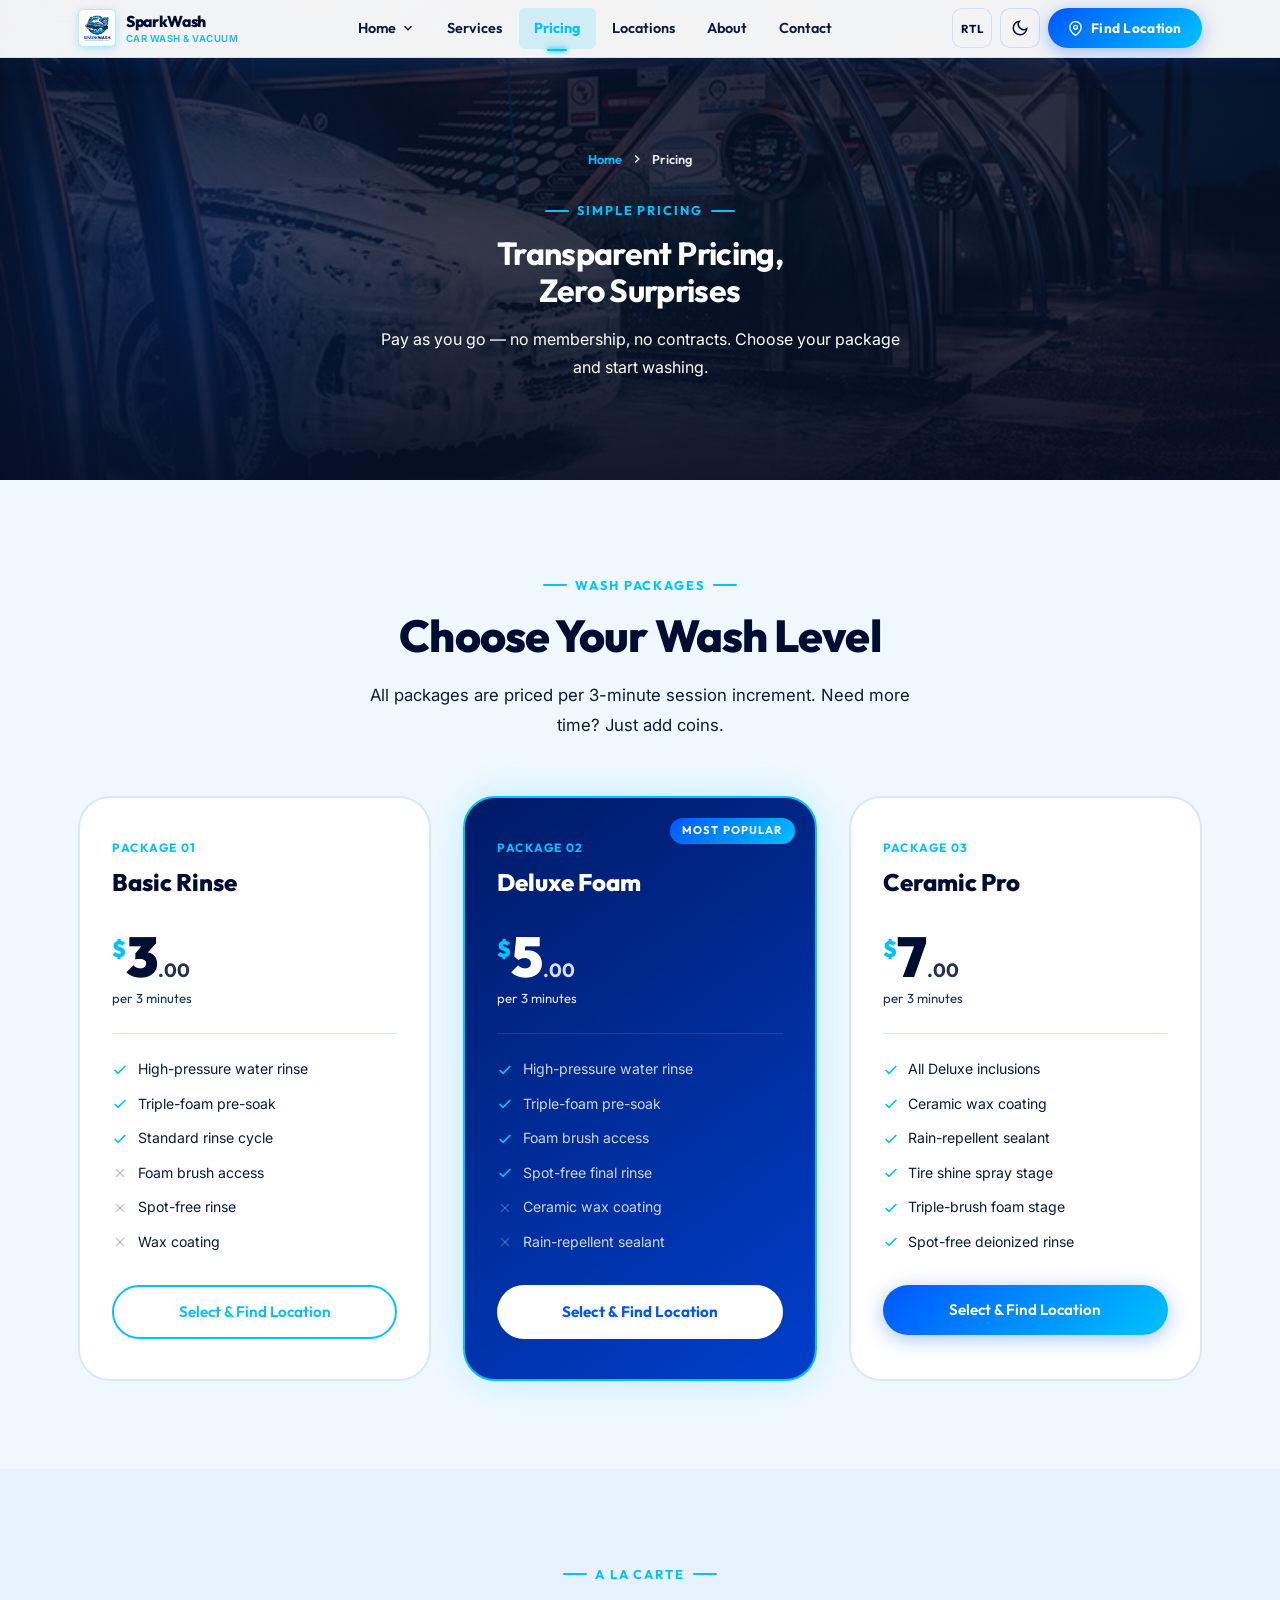
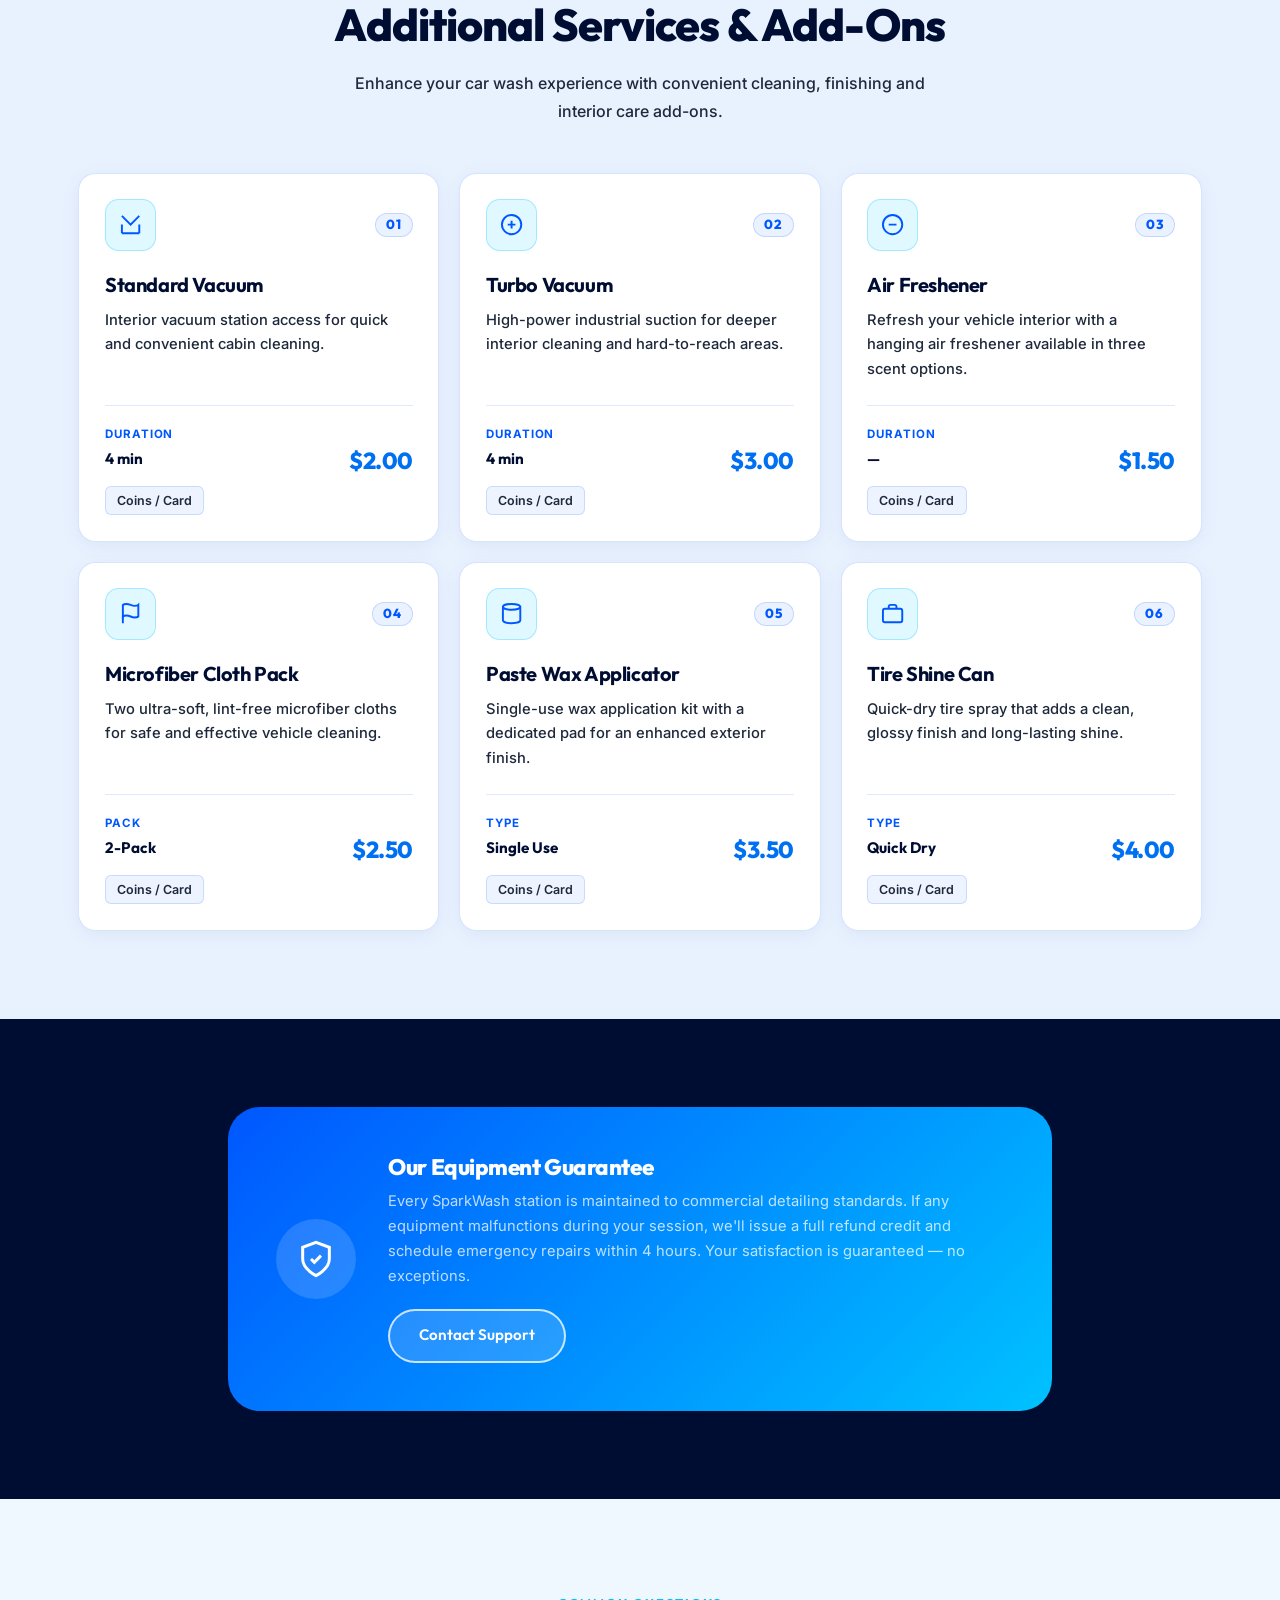
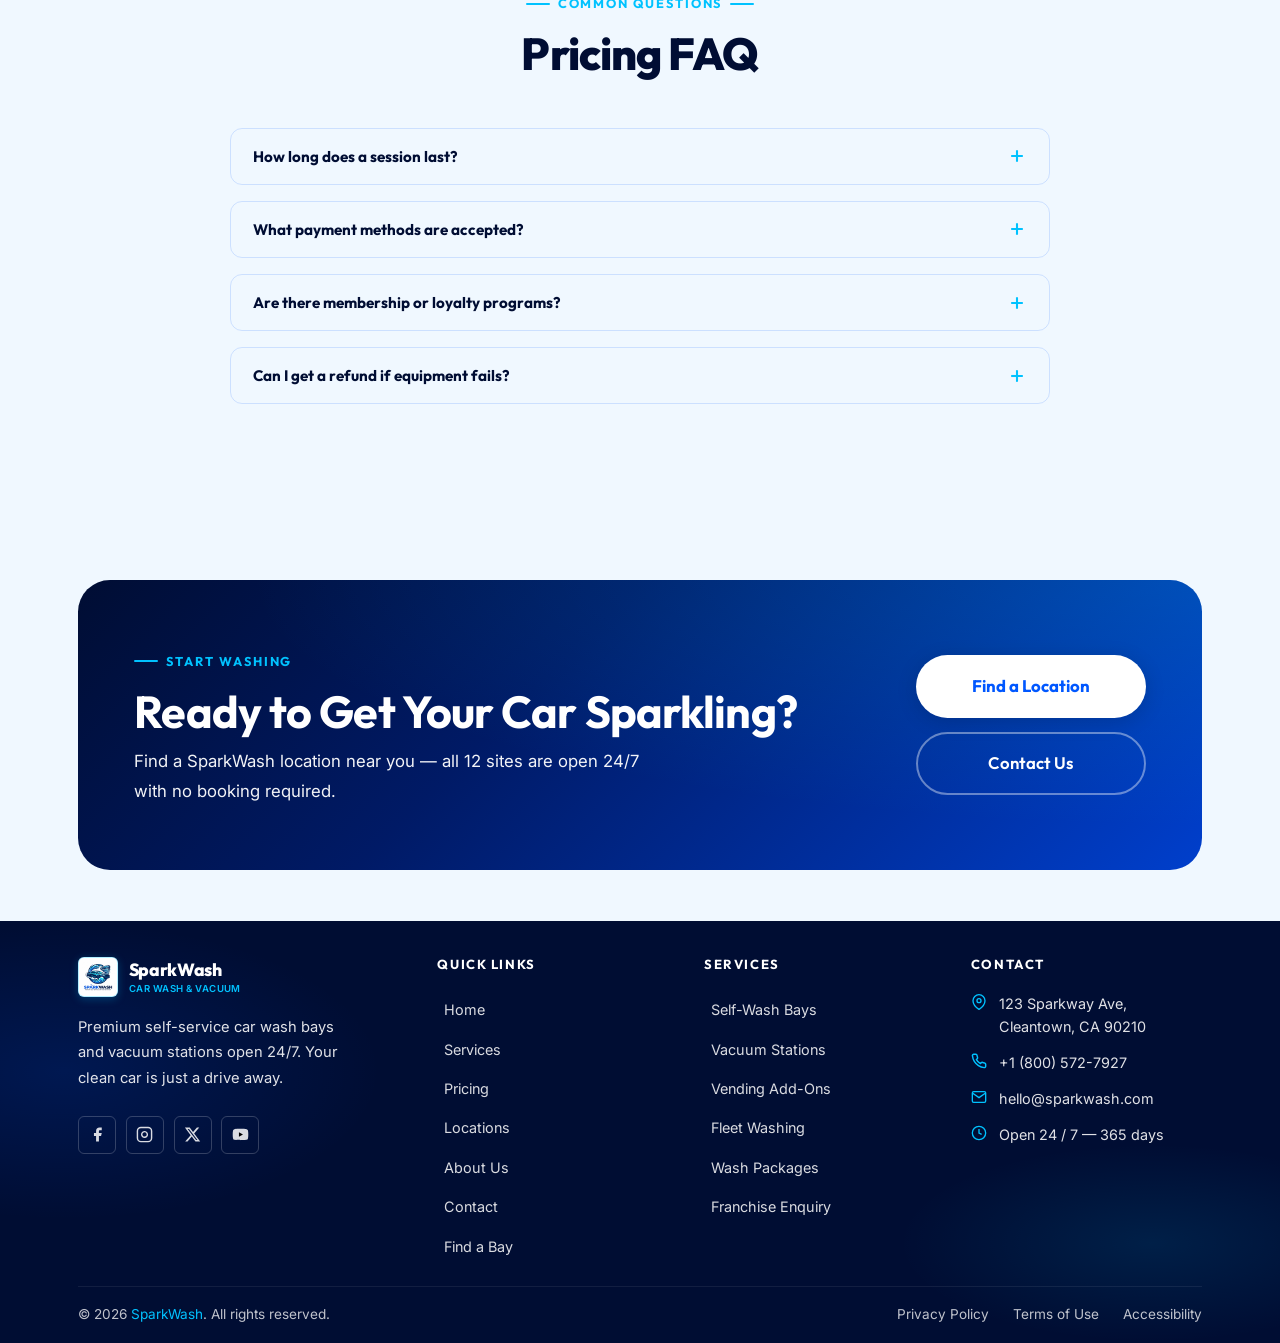
<file: pricing.html>
<!DOCTYPE html>
<html lang="en" dir="ltr">

<head>
  <meta charset="UTF-8" />
  <link rel="icon" type="image/jpeg" href="assets/images/favicon.jpg" />
  <link rel="shortcut icon" href="assets/images/favicon.jpg" />
  <meta name="viewport" content="width=device-width, initial-scale=1.0" />
  <title>Pricing — SparkWash | Self-Service Car Wash & Vacuum Station</title>
  <meta name="description"
    content="Transparent pricing for SparkWash self-service wash bays, vacuum stations, and add-ons. Choose from Basic, Deluxe, or Ceramic Pro packages — starting from $2." />
  <link rel="canonical" href="pricing.html" />
  <link rel="preconnect" href="https://fonts.googleapis.com" />
  <link rel="preconnect" href="https://fonts.gstatic.com" crossorigin />
  <link
    href="https://fonts.googleapis.com/css2?family=Outfit:wght@300;400;500;600;700;800;900&family=Inter:wght@300;400;500;600;700&display=swap"
    rel="stylesheet" />
  <link rel="stylesheet" href="assets/css/style.css" />
  <link rel="stylesheet" href="assets/css/responsive.css" />
  <link rel="stylesheet" href="assets/css/pricing.css" />
  <script src="assets/js/theme-init.js"></script>
</head>

<body>
  <a href="#main-content" class="skip-link">Skip to main content</a>
  <div id="site-loader" role="status" aria-label="Loading SparkWash">
    <div class="loader-brand">
      <div class="brand-icon loader-brand-icon" aria-hidden="true">
        <img src="assets/images/logo.jpg" alt="SparkWash Logo" />
      </div>
      <div class="loader-name">Spark<span>Wash</span></div>
    </div>
    <div class="loader-bar">
      <div class="loader-bar-fill"></div>
    </div>
  </div>

  <header id="site-header" role="banner">
    <div class="container">
      <div class="header-inner">
        <a href="index.html" class="header-brand" aria-label="SparkWash Home">
          <div class="brand-icon" aria-hidden="true"><img src="assets/images/logo.jpg" alt="SparkWash Logo" /></div>
          <div class="brand-text"><span class="brand-name">SparkWash</span><span class="brand-tagline">Car Wash &
              Vacuum</span></div>
        </a>
        <nav class="header-nav" role="navigation" aria-label="Primary navigation">
          <div class="nav-item" data-dropdown><button class="nav-link" aria-expanded="false" aria-haspopup="true"
              id="nav-home-btn">Home<svg class="chevron" viewBox="0 0 24 24" fill="none" stroke="currentColor"
                stroke-width="2.5" aria-hidden="true">
                <polyline points="6 9 12 15 18 9" />
              </svg></button>
            <div class="nav-dropdown" role="menu" aria-labelledby="nav-home-btn"><a href="index.html"
                role="menuitem"><svg viewBox="0 0 24 24" fill="none" stroke="currentColor" stroke-width="2"
                  aria-hidden="true">
                  <path d="M3 9l9-7 9 7v11a2 2 0 01-2 2H5a2 2 0 01-2-2z" />
                </svg>Home 1</a><a href="home-2.html" role="menuitem"><svg viewBox="0 0 24 24" fill="none"
                  stroke="currentColor" stroke-width="2" aria-hidden="true">
                  <rect x="3" y="3" width="7" height="7" />
                  <rect x="14" y="3" width="7" height="7" />
                  <rect x="14" y="14" width="7" height="7" />
                  <rect x="3" y="14" width="7" height="7" />
                </svg>Home 2</a></div>
          </div>
          <a href="services.html" class="nav-link">Services</a>
          <a href="pricing.html" class="nav-link active">Pricing</a>
          <a href="locations.html" class="nav-link">Locations</a>
          <a href="about.html" class="nav-link">About</a>
          <a href="contact.html" class="nav-link">Contact</a>
        </nav>
        <div class="header-controls">
          <button class="ctrl-btn" data-dir-toggle aria-label="Switch to RTL">RTL</button>
          <button class="ctrl-btn" data-dark-toggle aria-label="Toggle dark mode"><svg class="icon-moon"
              viewBox="0 0 24 24" fill="none" stroke="currentColor" stroke-width="2" aria-hidden="true">
              <path d="M21 12.79A9 9 0 1111.21 3 7 7 0 0021 12.79z" />
            </svg><svg class="icon-sun" viewBox="0 0 24 24" fill="none" stroke="currentColor" stroke-width="2"
              stroke-linecap="round" stroke-linejoin="round" aria-hidden="true" style="display:none">
              <circle cx="12" cy="12" r="5" />
              <line x1="12" y1="1" x2="12" y2="3" />
              <line x1="12" y1="21" x2="12" y2="23" />
              <line x1="4.22" y1="4.22" x2="5.64" y2="5.64" />
              <line x1="18.36" y1="18.36" x2="19.78" y2="19.78" />
              <line x1="1" y1="12" x2="3" y2="12" />
              <line x1="21" y1="12" x2="23" y2="12" />
              <line x1="4.22" y1="19.78" x2="5.64" y2="18.36" />
              <line x1="18.36" y1="5.64" x2="19.78" y2="4.22" />
            </svg></button>
          <a href="locations.html" class="btn btn-primary header-cta" aria-label="Find a SparkWash Bay Near You">
            <svg width="15" height="15" viewBox="0 0 24 24" fill="none" stroke="currentColor" stroke-width="2.2"
              stroke-linecap="round" stroke-linejoin="round" aria-hidden="true">
              <path d="M21 10c0 7-9 13-9 13s-9-6-9-13a9 9 0 0118 0z" />
              <circle cx="12" cy="10" r="3" />
            </svg>
            <span>Find Location</span>
          </a>
          <button id="menu-btn" class="menu-btn" aria-expanded="false" aria-controls="mobile-menu"
            aria-label="Toggle menu">
            <svg class="icon-hamburger" viewBox="0 0 24 24" fill="none" stroke="currentColor" stroke-width="2.2"
              aria-hidden="true">
              <line x1="3" y1="6" x2="21" y2="6" />
              <line x1="3" y1="12" x2="21" y2="12" />
              <line x1="3" y1="18" x2="21" y2="18" />
            </svg>
            <svg class="icon-close" viewBox="0 0 24 24" fill="none" stroke="currentColor" stroke-width="2.5"
              aria-hidden="true">
              <line x1="18" y1="6" x2="6" y2="18" />
              <line x1="6" y1="6" x2="18" y2="18" />
            </svg>
          </button>
        </div>
      </div>
    </div>
  </header>

  <!-- Mobile Menu Backdrop -->
  <div id="mobile-menu-backdrop" class="mobile-menu-backdrop" aria-hidden="true"></div>

  <!-- Mobile Menu Drawer -->
  <nav id="mobile-menu" class="mobile-menu-drawer" role="navigation" aria-label="Mobile navigation" aria-hidden="true">
    <div class="mobile-menu-header">
      <div class="mobile-brand">
        <div class="brand-icon" aria-hidden="true">
          <img src="assets/images/logo.jpg" alt="SparkWash Logo" />
        </div>
        <div class="brand-text">
          <span class="brand-name">SparkWash</span>
          <span class="brand-tagline">Car Wash & Vacuum</span>
        </div>
      </div>
      <button id="menu-close" class="mobile-close-btn" aria-label="Close navigation menu">
        <svg viewBox="0 0 24 24" fill="none" stroke="currentColor" stroke-width="2.5" aria-hidden="true">
          <line x1="18" y1="6" x2="6" y2="18" />
          <line x1="6" y1="6" x2="18" y2="18" />
        </svg>
      </button>
    </div>

    <div class="mobile-menu-body">
      <!-- Home accordion -->
      <div class="mobile-nav-item" data-accordion>
        <button class="mobile-nav-link" aria-expanded="false" aria-haspopup="true">
          <span class="mobile-nav-link-content">
            <svg class="mobile-nav-icon" viewBox="0 0 24 24" fill="none" stroke="currentColor" stroke-width="2"
              aria-hidden="true">
              <path d="M3 9l9-7 9 7v11a2 2 0 01-2 2H5a2 2 0 01-2-2z" />
              <polyline points="9 22 9 12 15 12 15 22" />
            </svg>
            <span>Home</span>
          </span>
          <svg class="mobile-chevron" viewBox="0 0 24 24" fill="none" stroke="currentColor" stroke-width="2.5"
            aria-hidden="true">
            <polyline points="6 9 12 15 18 9" />
          </svg>
        </button>
        <div class="mobile-submenu" role="group">
          <a href="index.html">
            <svg viewBox="0 0 24 24" fill="none" stroke="currentColor" stroke-width="2" aria-hidden="true">
              <path d="M3 9l9-7 9 7v11a2 2 0 01-2 2H5a2 2 0 01-2-2z" />
              <polyline points="9 22 9 12 15 12 15 22" />
            </svg>
            <span>Home 1 (Classic)</span>
          </a>
          <a href="home-2.html">
            <svg viewBox="0 0 24 24" fill="none" stroke="currentColor" stroke-width="2" aria-hidden="true">
              <rect x="3" y="3" width="7" height="7" />
              <rect x="14" y="3" width="7" height="7" />
              <rect x="14" y="14" width="7" height="7" />
              <rect x="3" y="14" width="7" height="7" />
            </svg>
            <span>Home 2 (Modern)</span>
          </a>
        </div>
      </div>

      <a href="services.html" class="mobile-nav-link">
        <span class="mobile-nav-link-content">
          <svg class="mobile-nav-icon" viewBox="0 0 24 24" fill="none" stroke="currentColor" stroke-width="2"
            aria-hidden="true">
            <polygon points="12 2 2 7 12 12 22 7 12 2" />
            <polyline points="2 17 12 22 22 17" />
            <polyline points="2 12 12 17 22 12" />
          </svg>
          <span>Services</span>
        </span>
      </a>

      <a href="pricing.html" class="mobile-nav-link active">
        <span class="mobile-nav-link-content">
          <svg class="mobile-nav-icon" viewBox="0 0 24 24" fill="none" stroke="currentColor" stroke-width="2"
            aria-hidden="true">
            <line x1="12" y1="1" x2="12" y2="23" />
            <path d="M17 5H9.5a3.5 3.5 0 000 7h5a3.5 3.5 0 010 7H6" />
          </svg>
          <span>Pricing</span>
        </span>
      </a>

      <a href="locations.html" class="mobile-nav-link">
        <span class="mobile-nav-link-content">
          <svg class="mobile-nav-icon" viewBox="0 0 24 24" fill="none" stroke="currentColor" stroke-width="2"
            aria-hidden="true">
            <path d="M21 10c0 7-9 13-9 13s-9-6-9-13a9 9 0 0118 0z" />
            <circle cx="12" cy="10" r="3" />
          </svg>
          <span>Locations</span>
        </span>
      </a>

      <a href="about.html" class="mobile-nav-link">
        <span class="mobile-nav-link-content">
          <svg class="mobile-nav-icon" viewBox="0 0 24 24" fill="none" stroke="currentColor" stroke-width="2"
            aria-hidden="true">
            <circle cx="12" cy="12" r="10" />
            <line x1="12" y1="16" x2="12" y2="12" />
            <line x1="12" y1="8" x2="12.01" y2="8" />
          </svg>
          <span>About</span>
        </span>
      </a>

      <a href="contact.html" class="mobile-nav-link">
        <span class="mobile-nav-link-content">
          <svg class="mobile-nav-icon" viewBox="0 0 24 24" fill="none" stroke="currentColor" stroke-width="2"
            aria-hidden="true">
            <path d="M22 16.92v3a2 2 0 0 1-2.18 2 19.79 19.79 0 0 1-8.63-3.07 19.5 19.5 0 0 1-6-6 19.79 19.79 0 0 1-3.07-8.67A2 2 0 0 1 4.11 2h3a2 2 0 0 1 2 1.72 12.84 12.84 0 0 0 .7 2.81 2 2 0 0 1-.45 2.11L8.09 9.91a16 16 0 0 0 6 6l1.27-1.27a2 2 0 0 1 2.11-.45 12.84 12.84 0 0 0 2.81.7A2 2 0 0 1 22 16.92z" />
          </svg>
          <span>Contact</span>
        </span>
      </a>

    </div>

    <div class="mobile-menu-footer">
      <div class="mobile-cta">
        <a href="locations.html" class="btn btn-primary" style="width:100%;justify-content:center;">Find Location</a>
      </div>

      <div class="mobile-support-info">
        <span class="pulse-dot" aria-hidden="true"></span>
        <span>Open 24/7 &bull; Support: (800) 572-7927</span>
      </div>
    </div>
  </nav>

  <main id="main-content">

    <!-- HERO -->
    <section class="pricing-hero" aria-labelledby="pricing-h1">
      <div class="container">
        <nav class="breadcrumb" aria-label="Breadcrumb"><a href="index.html">Home</a><svg viewBox="0 0 24 24"
            fill="none" stroke="currentColor" stroke-width="2.5" aria-hidden="true">
            <polyline points="9 18 15 12 9 6" />
          </svg><span>Pricing</span></nav>
        <div class="eyebrow animate-fadeup" style="justify-content:center">Simple Pricing</div>
        <h1 class="animate-fadeup delay-1" id="pricing-h1">Transparent Pricing,<br />Zero Surprises</h1>
        <p class="animate-fadeup delay-2">Pay as you go — no membership, no contracts. Choose your package and start
          washing.</p>
      </div>
    </section>

    <!-- SECTION 1 — WASH PACKAGES -->
    <section class="section-pad" aria-labelledby="pkgs-heading">
      <div class="container">
        <div class="text-center animate-fadeup" style="max-width:550px;margin:0 auto">
          <div class="eyebrow" style="justify-content:center">Wash Packages</div>
          <h2 class="section-title" id="pkgs-heading">Choose Your Wash Level</h2>
          <p class="section-sub" style="margin:0 auto">All packages are priced per 3-minute session increment. Need more
            time? Just add coins.</p>
        </div>

        <div class="pricing-cards-grid">

          <!-- Basic -->
          <article class="p-card animate-fadeup delay-1" aria-label="Basic Rinse package">
            <div class="p-card-top">
              <div class="p-name">Package 01</div>
              <div class="p-title">Basic Rinse</div>
            </div>
            <div class="p-price"><sup>$</sup>3<span class="p-cents">.00</span></div>
            <div class="p-unit">per 3 minutes</div>
            <div class="p-divider"></div>
            <ul class="p-features" aria-label="Basic Rinse inclusions">
              <li class="p-feat"><svg viewBox="0 0 24 24" fill="none" stroke="currentColor" stroke-width="2.5"
                  aria-hidden="true">
                  <polyline points="20 6 9 17 4 12" />
                </svg>High-pressure water rinse</li>
              <li class="p-feat"><svg viewBox="0 0 24 24" fill="none" stroke="currentColor" stroke-width="2.5"
                  aria-hidden="true">
                  <polyline points="20 6 9 17 4 12" />
                </svg>Triple-foam pre-soak</li>
              <li class="p-feat"><svg viewBox="0 0 24 24" fill="none" stroke="currentColor" stroke-width="2.5"
                  aria-hidden="true">
                  <polyline points="20 6 9 17 4 12" />
                </svg>Standard rinse cycle</li>
              <li class="p-feat no"><svg viewBox="0 0 24 24" fill="none" stroke="currentColor" stroke-width="2.5"
                  aria-hidden="true">
                  <line x1="18" y1="6" x2="6" y2="18" />
                  <line x1="6" y1="6" x2="18" y2="18" />
                </svg>Foam brush access</li>
              <li class="p-feat no"><svg viewBox="0 0 24 24" fill="none" stroke="currentColor" stroke-width="2.5"
                  aria-hidden="true">
                  <line x1="18" y1="6" x2="6" y2="18" />
                  <line x1="6" y1="6" x2="18" y2="18" />
                </svg>Spot-free rinse</li>
              <li class="p-feat no"><svg viewBox="0 0 24 24" fill="none" stroke="currentColor" stroke-width="2.5"
                  aria-hidden="true">
                  <line x1="18" y1="6" x2="6" y2="18" />
                  <line x1="6" y1="6" x2="18" y2="18" />
                </svg>Wax coating</li>
            </ul>
            <a href="locations.html" class="btn btn-outline p-btn">Select & Find Location</a>
          </article>

          <!-- Deluxe (Featured) -->
          <article class="p-card featured animate-fadeup delay-2" aria-label="Deluxe Foam package — most popular">
            <span class="p-popular-badge" aria-label="Most popular">Most Popular</span>
            <div class="p-card-top">
              <div class="p-name">Package 02</div>
              <div class="p-title">Deluxe Foam</div>
            </div>
            <div class="p-price"><sup>$</sup>5<span class="p-cents">.00</span></div>
            <div class="p-unit">per 3 minutes</div>
            <div class="p-divider"></div>
            <ul class="p-features">
              <li class="p-feat"><svg viewBox="0 0 24 24" fill="none" stroke="currentColor" stroke-width="2.5"
                  aria-hidden="true">
                  <polyline points="20 6 9 17 4 12" />
                </svg>High-pressure water rinse</li>
              <li class="p-feat"><svg viewBox="0 0 24 24" fill="none" stroke="currentColor" stroke-width="2.5"
                  aria-hidden="true">
                  <polyline points="20 6 9 17 4 12" />
                </svg>Triple-foam pre-soak</li>
              <li class="p-feat"><svg viewBox="0 0 24 24" fill="none" stroke="currentColor" stroke-width="2.5"
                  aria-hidden="true">
                  <polyline points="20 6 9 17 4 12" />
                </svg>Foam brush access</li>
              <li class="p-feat"><svg viewBox="0 0 24 24" fill="none" stroke="currentColor" stroke-width="2.5"
                  aria-hidden="true">
                  <polyline points="20 6 9 17 4 12" />
                </svg>Spot-free final rinse</li>
              <li class="p-feat no"><svg viewBox="0 0 24 24" fill="none" stroke="currentColor" stroke-width="2.5"
                  aria-hidden="true">
                  <line x1="18" y1="6" x2="6" y2="18" />
                  <line x1="6" y1="6" x2="18" y2="18" />
                </svg>Ceramic wax coating</li>
              <li class="p-feat no"><svg viewBox="0 0 24 24" fill="none" stroke="currentColor" stroke-width="2.5"
                  aria-hidden="true">
                  <line x1="18" y1="6" x2="6" y2="18" />
                  <line x1="6" y1="6" x2="18" y2="18" />
                </svg>Rain-repellent sealant</li>
            </ul>
            <a href="locations.html" class="btn p-btn p-btn-featured">Select & Find Location</a>
          </article>

          <!-- Ceramic Pro -->
          <article class="p-card animate-fadeup delay-3" aria-label="Ceramic Pro package">
            <div class="p-card-top">
              <div class="p-name">Package 03</div>
              <div class="p-title">Ceramic Pro</div>
            </div>
            <div class="p-price"><sup>$</sup>7<span class="p-cents">.00</span></div>
            <div class="p-unit">per 3 minutes</div>
            <div class="p-divider"></div>
            <ul class="p-features">
              <li class="p-feat"><svg viewBox="0 0 24 24" fill="none" stroke="currentColor" stroke-width="2.5"
                  aria-hidden="true">
                  <polyline points="20 6 9 17 4 12" />
                </svg>All Deluxe inclusions</li>
              <li class="p-feat"><svg viewBox="0 0 24 24" fill="none" stroke="currentColor" stroke-width="2.5"
                  aria-hidden="true">
                  <polyline points="20 6 9 17 4 12" />
                </svg>Ceramic wax coating</li>
              <li class="p-feat"><svg viewBox="0 0 24 24" fill="none" stroke="currentColor" stroke-width="2.5"
                  aria-hidden="true">
                  <polyline points="20 6 9 17 4 12" />
                </svg>Rain-repellent sealant</li>
              <li class="p-feat"><svg viewBox="0 0 24 24" fill="none" stroke="currentColor" stroke-width="2.5"
                  aria-hidden="true">
                  <polyline points="20 6 9 17 4 12" />
                </svg>Tire shine spray stage</li>
              <li class="p-feat"><svg viewBox="0 0 24 24" fill="none" stroke="currentColor" stroke-width="2.5"
                  aria-hidden="true">
                  <polyline points="20 6 9 17 4 12" />
                </svg>Triple-brush foam stage</li>
              <li class="p-feat"><svg viewBox="0 0 24 24" fill="none" stroke="currentColor" stroke-width="2.5"
                  aria-hidden="true">
                  <polyline points="20 6 9 17 4 12" />
                </svg>Spot-free deionized rinse</li>
            </ul>
            <a href="locations.html" class="btn btn-primary p-btn">Select & Find Location</a>
          </article>

        </div>
      </div>
    </section>

    <!-- =========================================================
     SECTION 2 — ADD-ONS / EXTRA SERVICES
     Modern Responsive Card Layout
     ========================================================= -->
    <section class="section-pad bg-alt-section" aria-labelledby="addon-heading">

      <div class="container">

        <!-- Section Header -->
        <div class="text-center animate-fadeup" style="max-width:680px;margin:0 auto 3rem">
          <div class="eyebrow" style="justify-content:center">
            A La Carte
          </div>

          <h2 class="section-title" id="addon-heading">
            Additional Services &amp; Add-Ons
          </h2>

          <p class="addon-header-desc" style="
          max-width:600px;
          margin:1rem auto 0;
          color: #1E293B;
          font-weight: 500;
          line-height:1.7;
        ">
            Enhance your car wash experience with convenient cleaning,
            finishing and interior care add-ons.
          </p>
        </div>


        <!-- =====================================================
         ADD-ON GRID
         ===================================================== -->
        <div class="addon-grid animate-fadein" role="list" aria-label="Additional services">


          <!-- CARD 01 -->
          <article class="addon-card" role="listitem">

            <div class="addon-card-top">

              <div class="addon-icon" aria-hidden="true">
                <svg viewBox="0 0 24 24" fill="none" stroke="currentColor" stroke-width="2">
                  <path d="M21 21H3M21 12v9M3 21V12M3 3l9 9 9-9" />
                </svg>
              </div>

              <span class="addon-number">01</span>

            </div>

            <div class="addon-content">

              <h3>Standard Vacuum</h3>

              <p>
                Interior vacuum station access for quick and convenient
                cabin cleaning.
              </p>

            </div>

            <div class="addon-footer">

              <div class="addon-meta">
                <span>Duration</span>
                <strong>4 min</strong>
              </div>

              <div class="addon-price">
                $2.00
              </div>

            </div>

            <div class="addon-payment">
              Coins / Card
            </div>

          </article>


          <!-- CARD 02 -->
          <article class="addon-card" role="listitem">

            <div class="addon-card-top">

              <div class="addon-icon" aria-hidden="true">
                <svg viewBox="0 0 24 24" fill="none" stroke="currentColor" stroke-width="2">
                  <circle cx="12" cy="12" r="10" />
                  <path d="M12 8v8M8 12h8" />
                </svg>
              </div>

              <span class="addon-number">02</span>

            </div>

            <div class="addon-content">

              <h3>Turbo Vacuum</h3>

              <p>
                High-power industrial suction for deeper interior
                cleaning and hard-to-reach areas.
              </p>

            </div>

            <div class="addon-footer">

              <div class="addon-meta">
                <span>Duration</span>
                <strong>4 min</strong>
              </div>

              <div class="addon-price">
                $3.00
              </div>

            </div>

            <div class="addon-payment">
              Coins / Card
            </div>

          </article>


          <!-- CARD 03 -->
          <article class="addon-card" role="listitem">

            <div class="addon-card-top">

              <div class="addon-icon" aria-hidden="true">
                <svg viewBox="0 0 24 24" fill="none" stroke="currentColor" stroke-width="2">
                  <circle cx="12" cy="12" r="10" />
                  <path d="M8 12h8" />
                </svg>
              </div>

              <span class="addon-number">03</span>

            </div>

            <div class="addon-content">

              <h3>Air Freshener</h3>

              <p>
                Refresh your vehicle interior with a hanging air
                freshener available in three scent options.
              </p>

            </div>

            <div class="addon-footer">

              <div class="addon-meta">
                <span>Duration</span>
                <strong>—</strong>
              </div>

              <div class="addon-price">
                $1.50
              </div>

            </div>

            <div class="addon-payment">
              Coins / Card
            </div>

          </article>


          <!-- CARD 04 -->
          <article class="addon-card" role="listitem">

            <div class="addon-card-top">

              <div class="addon-icon" aria-hidden="true">
                <svg viewBox="0 0 24 24" fill="none" stroke="currentColor" stroke-width="2">
                  <path d="M4 15s1-1 4-1 5 2 8 2 4-1 4-1V3s-1 1-4 1-5-2-8-2-4 1-4 1z" />
                  <path d="M4 22v-7" />
                </svg>
              </div>

              <span class="addon-number">04</span>

            </div>

            <div class="addon-content">

              <h3>Microfiber Cloth Pack</h3>

              <p>
                Two ultra-soft, lint-free microfiber cloths for
                safe and effective vehicle cleaning.
              </p>

            </div>

            <div class="addon-footer">

              <div class="addon-meta">
                <span>Pack</span>
                <strong>2-Pack</strong>
              </div>

              <div class="addon-price">
                $2.50
              </div>

            </div>

            <div class="addon-payment">
              Coins / Card
            </div>

          </article>


          <!-- CARD 05 -->
          <article class="addon-card" role="listitem">

            <div class="addon-card-top">

              <div class="addon-icon" aria-hidden="true">
                <svg viewBox="0 0 24 24" fill="none" stroke="currentColor" stroke-width="2">
                  <ellipse cx="12" cy="5" rx="9" ry="3" />
                  <path d="M3 5v14c0 1.66 4.03 3 9 3s9-1.34 9-3V5" />
                </svg>
              </div>

              <span class="addon-number">05</span>

            </div>

            <div class="addon-content">

              <h3>Paste Wax Applicator</h3>

              <p>
                Single-use wax application kit with a dedicated pad
                for an enhanced exterior finish.
              </p>

            </div>

            <div class="addon-footer">

              <div class="addon-meta">
                <span>Type</span>
                <strong>Single Use</strong>
              </div>

              <div class="addon-price">
                $3.50
              </div>

            </div>

            <div class="addon-payment">
              Coins / Card
            </div>

          </article>


          <!-- CARD 06 -->
          <article class="addon-card" role="listitem">

            <div class="addon-card-top">

              <div class="addon-icon" aria-hidden="true">
                <svg viewBox="0 0 24 24" fill="none" stroke="currentColor" stroke-width="2">
                  <path d="M20 7H4a2 2 0 00-2 2v10a2 2 0 002 2h16a2 2 0 002-2V9a2 2 0 00-2-2z" />
                  <path d="M16 7V5a2 2 0 00-2-2h-4a2 2 0 00-2 2v2" />
                </svg>
              </div>

              <span class="addon-number">06</span>

            </div>

            <div class="addon-content">

              <h3>Tire Shine Can</h3>

              <p>
                Quick-dry tire spray that adds a clean, glossy finish
                and long-lasting shine.
              </p>

            </div>

            <div class="addon-footer">

              <div class="addon-meta">
                <span>Type</span>
                <strong>Quick Dry</strong>
              </div>

              <div class="addon-price">
                $4.00
              </div>

            </div>

            <div class="addon-payment">
              Coins / Card
            </div>

          </article>

        </div>

      </div>

    </section>


    <!-- =========================================================
     ADD-ON RESPONSIVE STYLES
     ========================================================= -->
    <style>
      /* ================================
     GRID
     ================================ */

      .addon-grid {
        display: grid;
        grid-template-columns: repeat(3, minmax(0, 1fr));
        gap: 1.25rem;
        width: 100%;
      }


      /* ================================
     CARD
     ================================ */

      .addon-card {
        position: relative;
        display: flex;
        flex-direction: column;
        min-width: 0;
        overflow: hidden;

        padding: 1.6rem;

        border: 1px solid rgba(0, 87, 255, .16);
        border-radius: 1.1rem;

        background: #FFFFFF;
        box-shadow: 0 4px 20px rgba(0, 31, 102, .06);

        transition:
          transform .3s ease,
          border-color .3s ease,
          box-shadow .3s ease;
      }


      .addon-card:hover {
        transform: translateY(-5px);

        border-color: rgba(0, 87, 255, .45);

        box-shadow:
          0 18px 40px rgba(0, 87, 255, .15);
      }


      /* ================================
     CARD TOP
     ================================ */

      .addon-card-top {
        display: flex;
        align-items: center;
        justify-content: space-between;
        gap: 1rem;

        margin-bottom: 1.25rem;
      }


      /* ================================
     ICON
     ================================ */

      .addon-icon {
        width: 3.2rem;
        height: 3.2rem;

        flex: 0 0 3.2rem;

        display: flex;
        align-items: center;
        justify-content: center;

        border-radius: .85rem;

        background: rgba(0, 194, 255, .12);
        color: #0057FF;
        border: 1px solid rgba(0, 194, 255, .28);
      }


      .addon-icon svg {
        width: 1.45rem;
        height: 1.45rem;
      }


      /* ================================
     NUMBER
     ================================ */

      .addon-number {
        font-family: var(--font-heading);
        font-size: .82rem;
        font-weight: 800;
        letter-spacing: .06em;
        color: #0057FF;
        background: rgba(0, 87, 255, .08);
        padding: 0.25rem 0.65rem;
        border-radius: 999px;
        border: 1px solid rgba(0, 87, 255, .18);
        line-height: 1;
      }


      /* ================================
     CONTENT
     ================================ */

      .addon-content {
        flex: 1;
      }


      .addon-content h3 {
        margin: 0;

        font-family: var(--font-heading);
        font-size: 1.25rem;
        line-height: 1.35;
        font-weight: 700;
        color: #000D33;
      }


      .addon-content p {
        margin: .65rem 0 0;

        font-size: .92rem;
        line-height: 1.65;
        color: #1E293B;
        font-weight: 500;
      }


      /* ================================
     FOOTER
     ================================ */

      .addon-footer {
        display: flex;
        align-items: flex-end;
        justify-content: space-between;
        gap: 1rem;

        margin-top: 1.5rem;
        padding-top: 1.2rem;

        border-top: 1px solid rgba(0, 87, 255, .12);
      }


      .addon-meta {
        display: flex;
        flex-direction: column;
        gap: .25rem;

        min-width: 0;
      }


      .addon-meta span {
        font-size: .72rem;
        text-transform: uppercase;
        letter-spacing: .08em;
        font-weight: 700;
        color: #0057FF;
      }


      .addon-meta strong {
        font-family: var(--font-heading);
        font-size: .95rem;
        font-weight: 700;
        color: #000D33;
      }


      /* ================================
     PRICE
     ================================ */

      .addon-price {
        flex-shrink: 0;

        font-family: var(--font-heading);
        font-size: 1.45rem;
        line-height: 1;

        font-weight: 800;
        letter-spacing: -.02em;
        color: #0070F3;
      }


      /* ================================
     PAYMENT
     ================================ */

      .addon-payment {
        margin-top: .9rem;

        font-size: .78rem;
        line-height: 1.4;
        font-weight: 600;
        color: #1E293B;

        background: #EEF4FF;
        border: 1px solid rgba(0, 87, 255, .16);
        padding: 0.3rem 0.7rem;
        border-radius: 6px;
        display: inline-flex;
        align-items: center;
        width: fit-content;
      }


      /* =====================================================
     DARK MODE SUPPORT
     ===================================================== */

      .dark-mode .addon-card {
        background: #061226;
        border-color: rgba(0, 194, 255, .22);
        box-shadow: 0 8px 30px rgba(0, 0, 0, .5);
      }

      .dark-mode .addon-card:hover {
        border-color: var(--clr-cyan);
        box-shadow: 0 16px 40px rgba(0, 194, 255, .2);
      }

      .dark-mode .addon-icon {
        background: rgba(0, 194, 255, .16);
        color: var(--clr-cyan-light);
        border-color: rgba(0, 194, 255, .35);
      }

      .dark-mode .addon-number {
        color: var(--clr-cyan-light);
        background: rgba(0, 194, 255, .15);
        border-color: rgba(0, 194, 255, .35);
      }

      .dark-mode .addon-content h3 {
        color: #FFFFFF;
      }

      .dark-mode .addon-content p {
        color: #E2E8F0;
        font-weight: 400;
      }

      .dark-mode .addon-footer {
        border-top-color: rgba(0, 194, 255, .2);
      }

      .dark-mode .addon-meta span {
        color: var(--clr-cyan);
      }

      .dark-mode .addon-meta strong {
        color: #FFFFFF;
      }

      .dark-mode .addon-price {
        color: var(--clr-cyan-light);
      }

      .dark-mode .addon-payment {
        color: #E2E8F0;
        background: rgba(0, 194, 255, .14);
        border-color: rgba(0, 194, 255, .28);
      }

      .dark-mode .addon-header-desc {
        color: #D2E7FF !important;
      }


      /* =====================================================
     TABLET
     ===================================================== */

      @media (max-width: 1024px) {

        .addon-grid {
          grid-template-columns: repeat(2, minmax(0, 1fr));
          gap: 1rem;
        }

        .addon-card {
          padding: 1.35rem;
        }

      }


      /* =====================================================
     SMALL TABLET
     ===================================================== */

      @media (max-width: 768px) {

        .addon-grid {
          grid-template-columns: repeat(2, minmax(0, 1fr));
        }

        .addon-card {
          padding: 1.25rem;
          border-radius: .9rem;
        }

        .addon-content h3 {
          font-size: 1.05rem;
        }

        .addon-content p {
          font-size: .88rem;
        }

        .addon-price {
          font-size: 1.25rem;
        }

      }


      /* =====================================================
     MOBILE
     ===================================================== */

      @media (max-width: 560px) {

        .addon-grid {
          grid-template-columns: 1fr;
          gap: .9rem;
        }

        .addon-card {
          padding: 1.25rem;
        }

        .addon-card:hover {
          transform: none;
        }

      }


      /* =====================================================
     SMALL MOBILE — 360px
     ===================================================== */

      @media (max-width: 380px) {

        .addon-card {
          padding: 1rem;
        }

        .addon-card-top {
          margin-bottom: 1rem;
        }

        .addon-icon {
          width: 2.75rem;
          height: 2.75rem;
          flex-basis: 2.75rem;
        }

        .addon-icon svg {
          width: 1.2rem;
          height: 1.2rem;
        }

        .addon-content h3 {
          font-size: 1rem;
        }

        .addon-content p {
          font-size: .84rem;
          line-height: 1.55;
        }

        .addon-footer {
          margin-top: 1.2rem;
          padding-top: 1rem;
        }

        .addon-price {
          font-size: 1.15rem;
        }

      }
    </style>

    <!-- SECTION 3 — GUARANTEE -->
    <section class="section-pad bg-dark-section" aria-labelledby="guarantee-heading">
      <div class="container" style="max-width:900px;margin:0 auto">
        <div class="guarantee-box animate-fadein">
          <div class="guarantee-icon" aria-hidden="true">
            <svg viewBox="0 0 24 24" fill="none" stroke="currentColor" stroke-width="1.8">
              <path d="M12 22s8-4 8-10V5l-8-3-8 3v7c0 6 8 10 8 10z" />
              <polyline points="9 12 11 14 15 10" />
            </svg>
          </div>
          <div class="guarantee-text">
            <h3 id="guarantee-heading">Our Equipment Guarantee</h3>
            <p>Every SparkWash station is maintained to commercial detailing standards. If any equipment malfunctions
              during your session, we'll issue a full refund credit and schedule emergency repairs within 4 hours. Your
              satisfaction is guaranteed — no exceptions.</p>
            <a href="contact.html" class="btn"
              style="background:rgba(255,255,255,0.15);color:#fff;border-color: rgba(255,255,255,0.75);margin-top:1.25rem">Contact
              Support</a>
          </div>
        </div>
      </div>
    </section>

    <!-- SECTION 4 — FAQ -->
    <section class="section-pad" aria-labelledby="faq-heading">
      <div class="container">
        <div class="text-center animate-fadeup" style="max-width:540px;margin:0 auto 3rem">
          <div class="eyebrow" style="justify-content:center">Common Questions</div>
          <h2 class="section-title" id="faq-heading">Pricing FAQ</h2>
        </div>

        <div class="faq-grid accordion-group">
          <div class="accordion-item animate-fadeup">
            <button class="accordion-header" aria-expanded="false">How long does a session last?<svg
                class="accordion-icon" viewBox="0 0 24 24" fill="none" stroke="currentColor" stroke-width="2.5"
                aria-hidden="true">
                <line x1="12" y1="5" x2="12" y2="19" />
                <line x1="5" y1="12" x2="19" y2="12" />
              </svg></button>
            <div class="accordion-body">
              <div class="accordion-body-inner">Sessions are priced per 3-minute increment. You can add more time at any
                point by inserting additional coins or tapping your card at the bay panel — the timer simply continues.
              </div>
            </div>
          </div>
          <div class="accordion-item animate-fadeup delay-1">
            <button class="accordion-header" aria-expanded="false">What payment methods are accepted?<svg
                class="accordion-icon" viewBox="0 0 24 24" fill="none" stroke="currentColor" stroke-width="2.5"
                aria-hidden="true">
                <line x1="12" y1="5" x2="12" y2="19" />
                <line x1="5" y1="12" x2="19" y2="12" />
              </svg></button>
            <div class="accordion-body">
              <div class="accordion-body-inner">All bays accept coins (quarters), $1 and $5 bills, credit/debit cards,
                and contactless (Apple Pay, Google Pay). No cash? No problem.</div>
            </div>
          </div>
          <div class="accordion-item animate-fadeup delay-2">
            <button class="accordion-header" aria-expanded="false">Are there membership or loyalty programs?<svg
                class="accordion-icon" viewBox="0 0 24 24" fill="none" stroke="currentColor" stroke-width="2.5"
                aria-hidden="true">
                <line x1="12" y1="5" x2="12" y2="19" />
                <line x1="5" y1="12" x2="19" y2="12" />
              </svg></button>
            <div class="accordion-body">
              <div class="accordion-body-inner">Currently SparkWash operates on a pay-as-you-go model with no membership
                required. Fleet accounts for businesses can access volume discounts — contact us for details.</div>
            </div>
          </div>
          <div class="accordion-item animate-fadeup delay-3">
            <button class="accordion-header" aria-expanded="false">Can I get a refund if equipment fails?<svg
                class="accordion-icon" viewBox="0 0 24 24" fill="none" stroke="currentColor" stroke-width="2.5"
                aria-hidden="true">
                <line x1="12" y1="5" x2="12" y2="19" />
                <line x1="5" y1="12" x2="19" y2="12" />
              </svg></button>
            <div class="accordion-body">
              <div class="accordion-body-inner">Yes. If equipment malfunctions mid-session, call our 24/7 support line
                (+1 800 572-7927). We will issue a credit refund to your account or refund card within 24 hours, no
                questions asked.</div>
            </div>
          </div>
        </div>
      </div>
    </section>

    <!-- SECTION 5 — CTA -->
    <section class="section-pad" aria-label="Call to action">
      <div class="container">
        <div class="cta-banner animate-fadein">
          <div class="cta-text">
            <div class="eyebrow">Start Washing</div>
            <h2>Ready to Get Your Car Sparkling?</h2>
            <p>Find a SparkWash location near you — all 12 sites are open 24/7 with no booking required.</p>
          </div>
          <div class="cta-actions">
            <a href="locations.html" class="btn btn-white btn-lg">Find a Location</a>
            <a href="contact.html" class="btn btn-white-outline btn-lg">Contact Us</a>
          </div>
        </div>
      </div>
    </section>

  </main>

  <footer id="site-footer" role="contentinfo">
    <div class="container">
      <div class="footer-inner">

        <div class="footer-top">

          <!-- Brand Column -->
          <div class="footer-brand-col">
            <a href="index.html" class="footer-brand" aria-label="SparkWash Home">
              <div class="brand-icon" aria-hidden="true">
                <img src="assets/images/logo.jpg" alt="SparkWash Logo" />
              </div>
              <div class="brand-text">
                <span class="brand-name">SparkWash</span>
                <span class="brand-tagline">Car Wash & Vacuum</span>
              </div>
            </a>
            <p class="footer-desc">Premium self-service car wash bays and vacuum stations open 24/7. Your clean car is
              just a drive away.</p>
            <div class="footer-socials" aria-label="Social media links">
              <!-- Facebook -->
              <a href="#" class="social-btn" aria-label="Facebook">
                <svg viewBox="0 0 24 24" fill="currentColor" aria-hidden="true">
                  <path d="M18 2h-3a5 5 0 00-5 5v3H7v4h3v8h4v-8h3l1-4h-4V7a1 1 0 011-1h3z" />
                </svg>
              </a>
              <!-- Instagram -->
              <a href="#" class="social-btn" aria-label="Instagram">
                <svg viewBox="0 0 24 24" fill="none" stroke="currentColor" stroke-width="2" aria-hidden="true">
                  <rect x="2" y="2" width="20" height="20" rx="5" ry="5" />
                  <path d="M16 11.37A4 4 0 1112.63 8 4 4 0 0116 11.37z" />
                  <line x1="17.5" y1="6.5" x2="17.51" y2="6.5" />
                </svg>
              </a>
              <!-- Twitter/X -->
              <a href="#" class="social-btn" aria-label="X (Twitter)">
                <svg viewBox="0 0 24 24" fill="currentColor" aria-hidden="true">
                  <path
                    d="M18.244 2.25h3.308l-7.227 8.26 8.502 11.24H16.17l-5.214-6.817L4.99 21.75H1.68l7.73-8.835L1.254 2.25H8.08l4.713 6.231zm-1.161 17.52h1.833L7.084 4.126H5.117z" />
                </svg>
              </a>
              <!-- YouTube -->
              <a href="#" class="social-btn" aria-label="YouTube">
                <svg viewBox="0 0 24 24" fill="currentColor" aria-hidden="true">
                  <path
                    d="M22.54 6.42a2.78 2.78 0 00-1.94-1.96C18.88 4 12 4 12 4s-6.88 0-8.6.46a2.78 2.78 0 00-1.94 1.96A29 29 0 001 12a29 29 0 00.46 5.58 2.78 2.78 0 001.94 1.95C5.12 20 12 20 12 20s6.88 0 8.6-.47a2.78 2.78 0 001.94-1.95A29 29 0 0023 12a29 29 0 00-.46-5.58z" />
                  <polygon points="9.75 15.02 15.5 12 9.75 8.98 9.75 15.02" fill="#000" />
                </svg>
              </a>
            </div>
          </div>

          <!-- Quick Links -->
          <div>
            <h3 class="footer-col-title">Quick Links</h3>
            <ul class="footer-links">
              <li><a href="index.html">Home</a></li>
              <li><a href="services.html">Services</a></li>
              <li><a href="pricing.html">Pricing</a></li>
              <li><a href="locations.html">Locations</a></li>
              <li><a href="about.html">About Us</a></li>
              <li><a href="contact.html">Contact</a></li>
              <li><a href="locations.html">Find a Bay</a></li>
            </ul>
          </div>

          <!-- Services -->
          <div>
            <h3 class="footer-col-title">Services</h3>
            <ul class="footer-links">
              <li><a href="services.html#self-wash">Self-Wash Bays</a></li>
              <li><a href="services.html#vacuum">Vacuum Stations</a></li>
              <li><a href="services.html#vending">Vending Add-Ons</a></li>
              <li><a href="services.html#fleet">Fleet Washing</a></li>
              <li><a href="pricing.html">Wash Packages</a></li>
              <li><a href="contact.html#franchise">Franchise Enquiry</a></li>
            </ul>
          </div>

          <!-- Contact -->
          <div>
            <h3 class="footer-col-title">Contact</h3>
            <div class="footer-contact-item">
              <svg viewBox="0 0 24 24" fill="none" stroke="currentColor" stroke-width="2" aria-hidden="true">
                <path d="M21 10c0 7-9 13-9 13s-9-6-9-13a9 9 0 0118 0z" />
                <circle cx="12" cy="10" r="3" />
              </svg>
              <span>123 Sparkway Ave, Cleantown, CA 90210</span>
            </div>
            <div class="footer-contact-item">
              <svg viewBox="0 0 24 24" fill="none" stroke="currentColor" stroke-width="2.2" stroke-linecap="round" stroke-linejoin="round" aria-hidden="true">
                <path d="M22 16.92v3a2 2 0 0 1-2.18 2 19.79 19.79 0 0 1-8.63-3.07 19.5 19.5 0 0 1-6-6 19.79 19.79 0 0 1-3.07-8.67A2 2 0 0 1 4.11 2h3a2 2 0 0 1 2 1.72 12.84 12.84 0 0 0 .7 2.81 2 2 0 0 1-.45 2.11L8.09 9.91a16 16 0 0 0 6 6l1.27-1.27a2 2 0 0 1 2.11-.45 12.84 12.84 0 0 0 2.81.7A2 2 0 0 1 22 16.92z" />
              </svg>
              <a href="tel:+18005727927" style="color:inherit">+1 (800) 572-7927</a>
            </div>
            <div class="footer-contact-item">
              <svg viewBox="0 0 24 24" fill="none" stroke="currentColor" stroke-width="2" aria-hidden="true">
                <path d="M4 4h16c1.1 0 2 .9 2 2v12c0 1.1-.9 2-2 2H4c-1.1 0-2-.9-2-2V6c0-1.1.9-2 2-2z" />
                <polyline points="22,6 12,13 2,6" />
              </svg>
              <a href="mailto:hello@sparkwash.com" style="color:inherit">hello@sparkwash.com</a>
            </div>
            <div class="footer-contact-item">
              <svg viewBox="0 0 24 24" fill="none" stroke="currentColor" stroke-width="2" aria-hidden="true">
                <circle cx="12" cy="12" r="10" />
                <polyline points="12 6 12 12 16 14" />
              </svg>
              <span>Open 24 / 7 — 365 days</span>
            </div>
          </div>

        </div>

        <div class="footer-bottom">
          <p class="footer-copy">© 2026 <span>SparkWash</span>. All rights reserved.</p>
          <nav class="footer-legal" aria-label="Legal links">
            <a href="#">Privacy Policy</a>
            <a href="#">Terms of Use</a>
            <a href="#">Accessibility</a>
          </nav>
        </div>

      </div>
    </div>
  </footer>

  <button id="scroll-top" aria-label="Scroll to top"><svg viewBox="0 0 24 24" fill="none" stroke="currentColor"
      stroke-width="2.5" aria-hidden="true">
      <polyline points="18 15 12 9 6 15" />
    </svg></button>
  <script src="assets/js/main.js"></script>
</body>

</html>
</file>
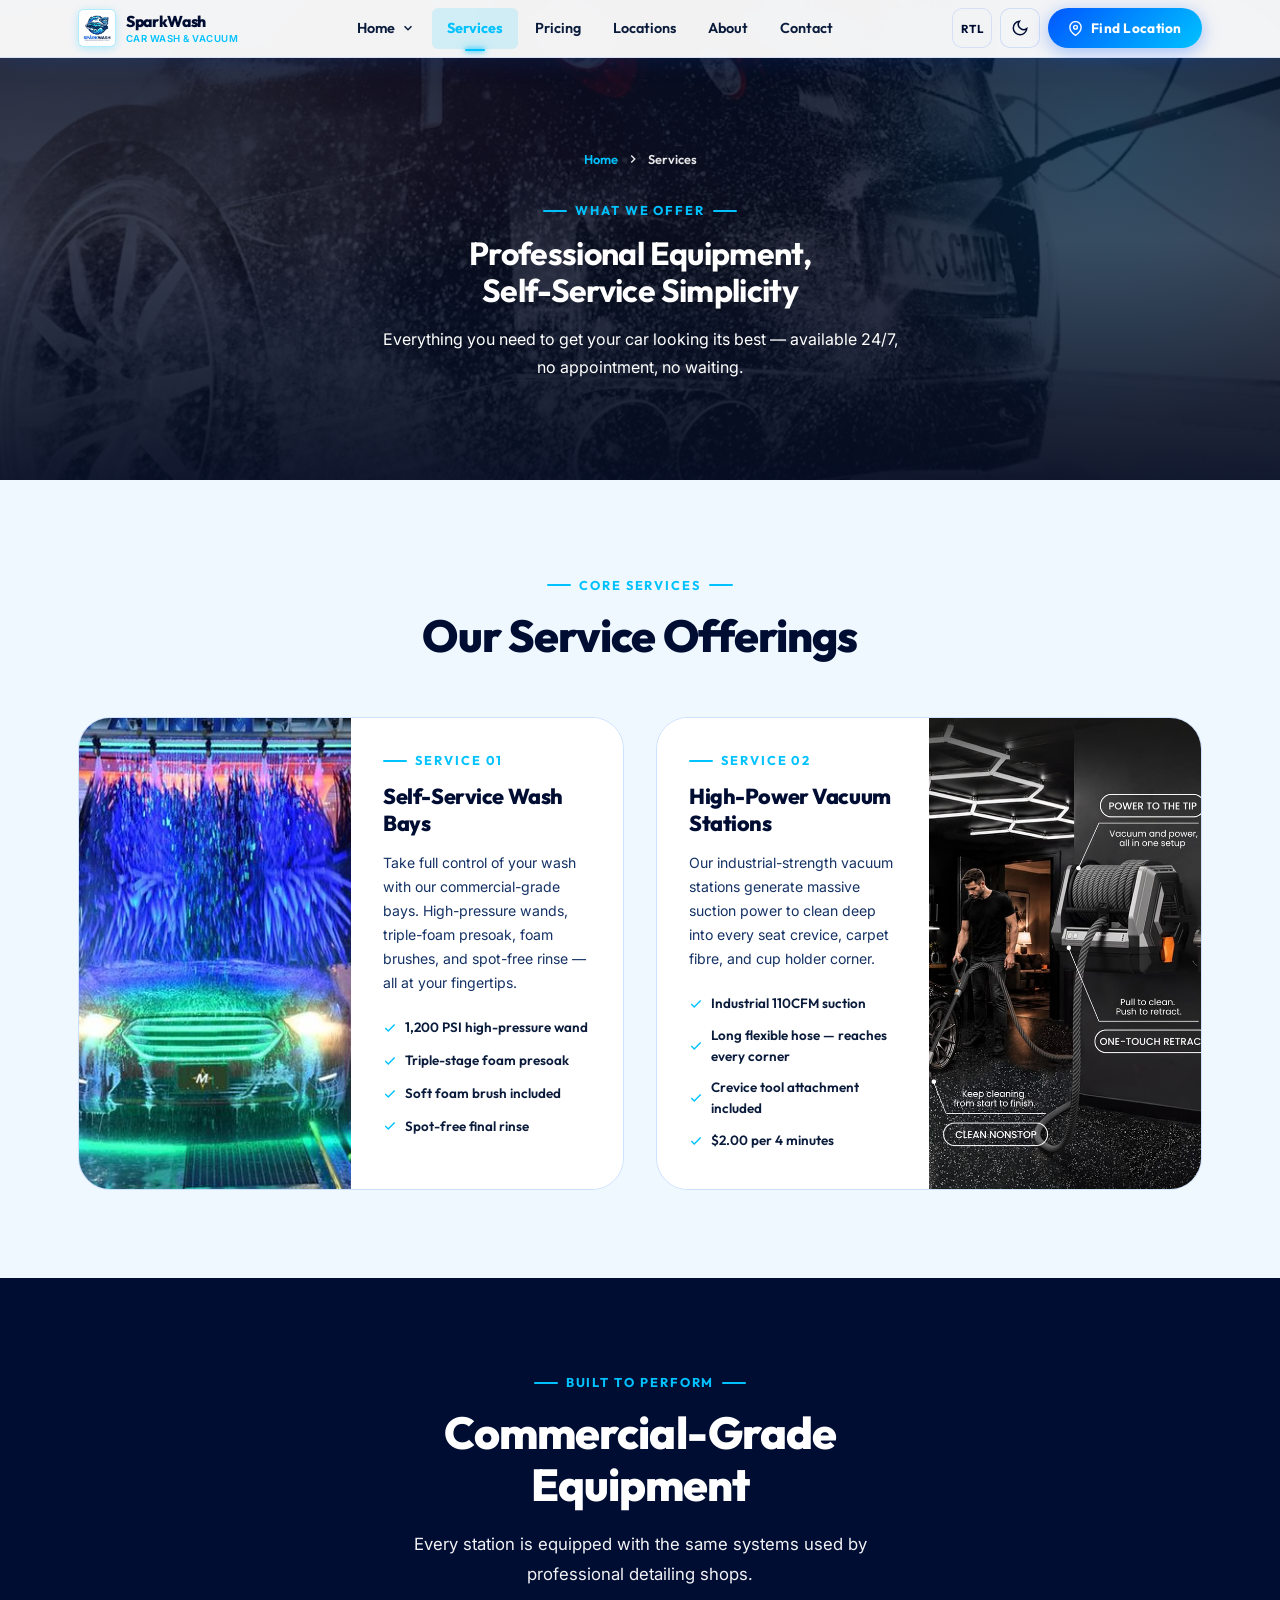
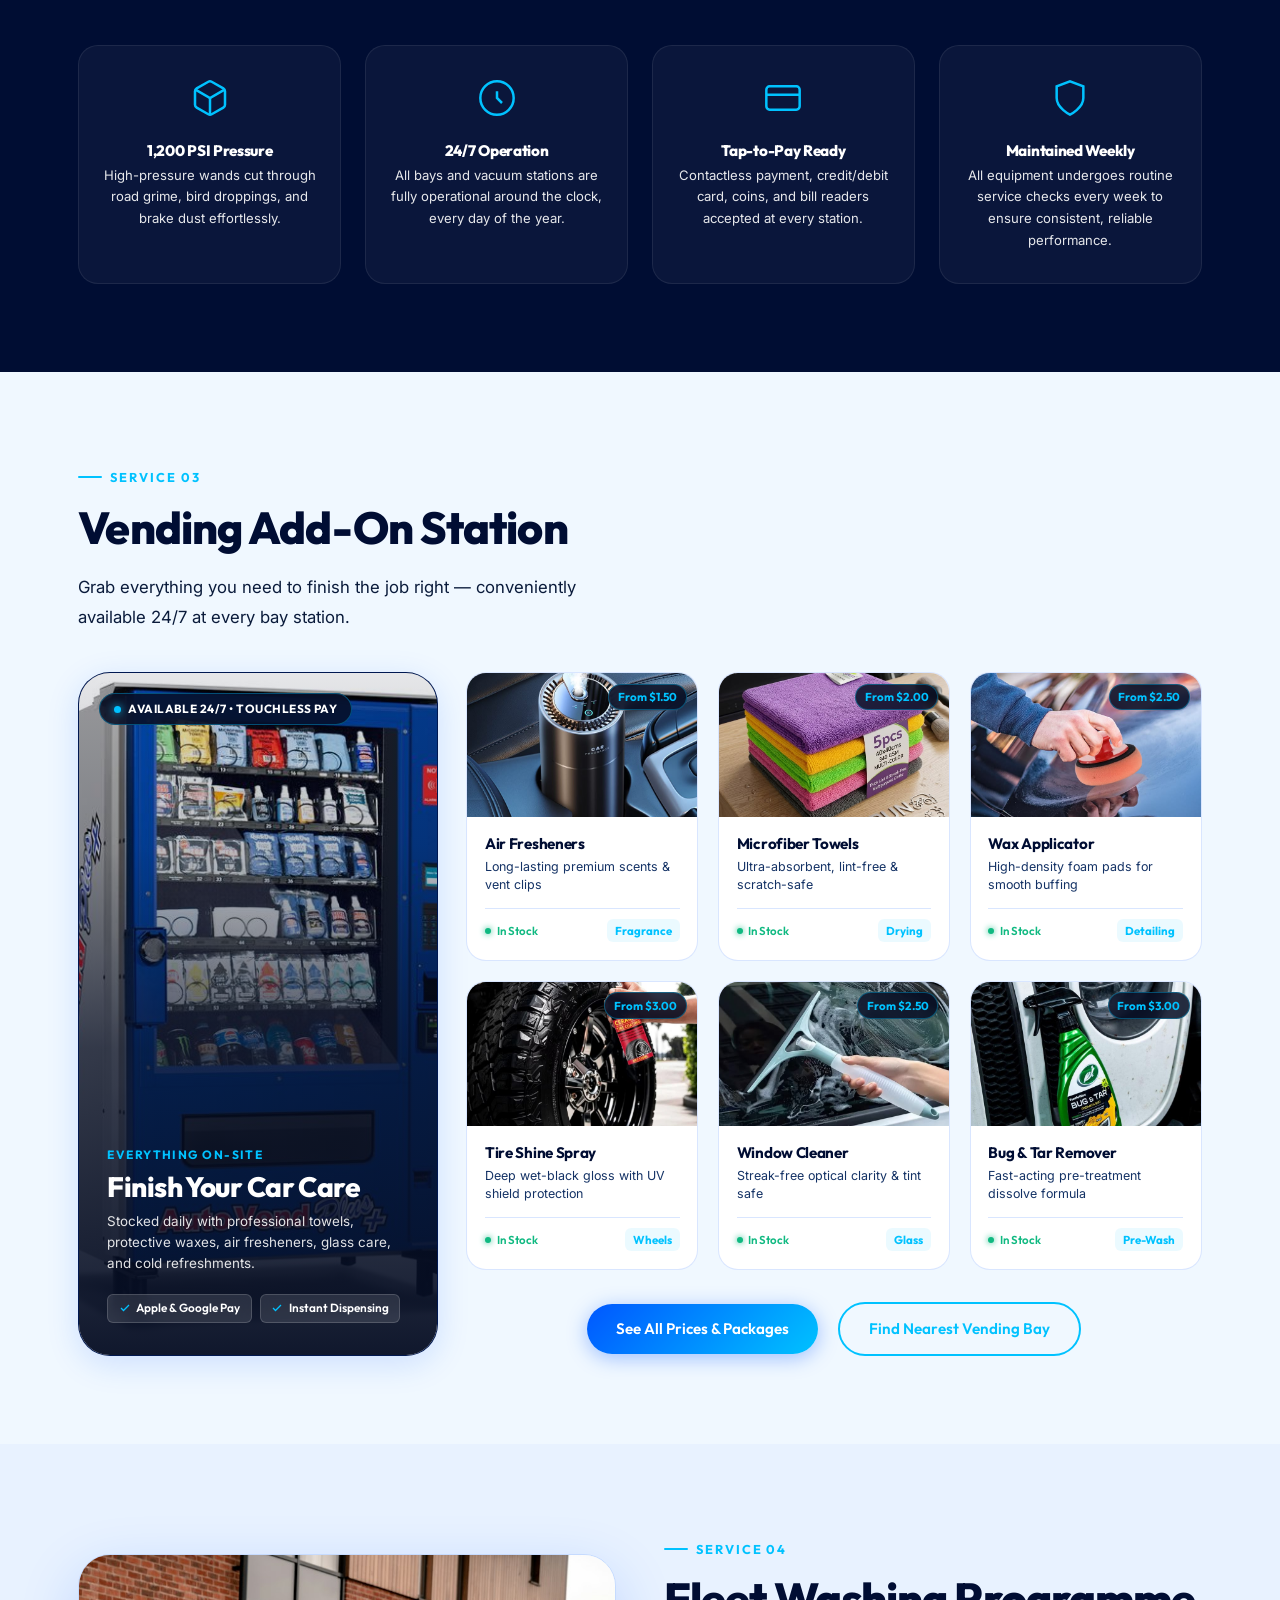
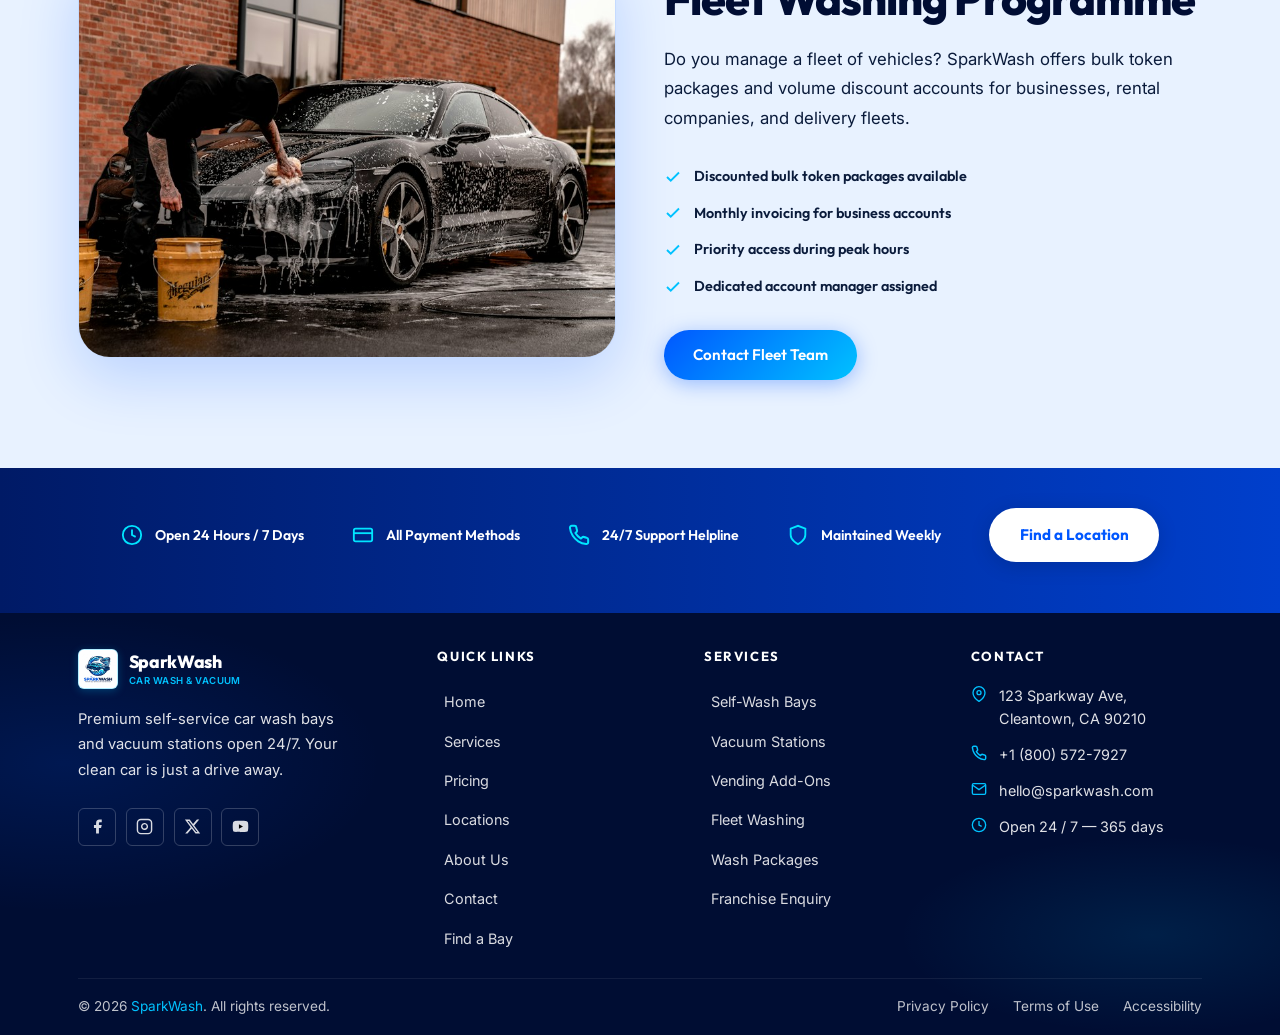
<file: services.html>
<!DOCTYPE html>
<html lang="en" dir="ltr">

<head>
  <meta charset="UTF-8" />
  <link rel="icon" type="image/jpeg" href="assets/images/favicon.jpg" />
  <link rel="shortcut icon" href="assets/images/favicon.jpg" />
  <meta name="viewport" content="width=device-width, initial-scale=1.0" />
  <title>Services — SparkWash | Self-Service Car Wash & Vacuum Station</title>
  <meta name="description"
    content="Explore SparkWash services: self-service wash bays, high-powered vacuum stations, vending add-ons, and fleet washing. Professional-grade equipment, available 24/7." />
  <link rel="canonical" href="services.html" />
  <link rel="preconnect" href="https://fonts.googleapis.com" />
  <link rel="preconnect" href="https://fonts.gstatic.com" crossorigin />
  <link
    href="https://fonts.googleapis.com/css2?family=Outfit:wght@300;400;500;600;700;800;900&family=Inter:wght@300;400;500;600;700&display=swap"
    rel="stylesheet" />
  <link rel="stylesheet" href="assets/css/style.css" />
  <link rel="stylesheet" href="assets/css/responsive.css" />
  <link rel="stylesheet" href="assets/css/services.css" />
  <script src="assets/js/theme-init.js"></script>
</head>

<body>
  <a href="#main-content" class="skip-link">Skip to main content</a>

  <div id="site-loader" role="status" aria-label="Loading SparkWash">
    <div class="loader-brand">
      <div class="brand-icon loader-brand-icon" aria-hidden="true">
        <img src="assets/images/logo.jpg" alt="SparkWash Logo" />
      </div>
      <div class="loader-name">Spark<span>Wash</span></div>
    </div>
    <div class="loader-bar">
      <div class="loader-bar-fill"></div>
    </div>
  </div>

  <header id="site-header" role="banner">
    <div class="container">
      <div class="header-inner">
        <a href="index.html" class="header-brand" aria-label="SparkWash Home">
          <div class="brand-icon" aria-hidden="true"><img src="assets/images/logo.jpg" alt="SparkWash Logo" /></div>
          <div class="brand-text"><span class="brand-name">SparkWash</span><span class="brand-tagline">Car Wash &
              Vacuum</span></div>
        </a>
        <nav class="header-nav" role="navigation" aria-label="Primary navigation">
          <div class="nav-item" data-dropdown>
            <button class="nav-link" aria-expanded="false" aria-haspopup="true" id="nav-home-btn">Home<svg
                class="chevron" viewBox="0 0 24 24" fill="none" stroke="currentColor" stroke-width="2.5"
                aria-hidden="true">
                <polyline points="6 9 12 15 18 9" />
              </svg></button>
            <div class="nav-dropdown" role="menu" aria-labelledby="nav-home-btn">
              <a href="index.html" role="menuitem"><svg viewBox="0 0 24 24" fill="none" stroke="currentColor"
                  stroke-width="2" aria-hidden="true">
                  <path d="M3 9l9-7 9 7v11a2 2 0 01-2 2H5a2 2 0 01-2-2z" />
                </svg>Home 1</a>
              <a href="home-2.html" role="menuitem"><svg viewBox="0 0 24 24" fill="none" stroke="currentColor"
                  stroke-width="2" aria-hidden="true">
                  <rect x="3" y="3" width="7" height="7" />
                  <rect x="14" y="3" width="7" height="7" />
                  <rect x="14" y="14" width="7" height="7" />
                  <rect x="3" y="14" width="7" height="7" />
                </svg>Home 2</a>
            </div>
          </div>
          <a href="services.html" class="nav-link active">Services</a>
          <a href="pricing.html" class="nav-link">Pricing</a>
          <a href="locations.html" class="nav-link">Locations</a>
          <a href="about.html" class="nav-link">About</a>
          <a href="contact.html" class="nav-link">Contact</a>
        </nav>
        <div class="header-controls">
          <button class="ctrl-btn" data-dir-toggle aria-label="Switch to RTL">RTL</button>
          <button class="ctrl-btn" data-dark-toggle aria-label="Switch to dark mode"><svg class="icon-moon"
              viewBox="0 0 24 24" fill="none" stroke="currentColor" stroke-width="2" aria-hidden="true">
              <path d="M21 12.79A9 9 0 1111.21 3 7 7 0 0021 12.79z" />
            </svg><svg class="icon-sun" viewBox="0 0 24 24" fill="none" stroke="currentColor" stroke-width="2"
              stroke-linecap="round" stroke-linejoin="round" aria-hidden="true" style="display:none">
              <circle cx="12" cy="12" r="5" />
              <line x1="12" y1="1" x2="12" y2="3" />
              <line x1="12" y1="21" x2="12" y2="23" />
              <line x1="4.22" y1="4.22" x2="5.64" y2="5.64" />
              <line x1="18.36" y1="18.36" x2="19.78" y2="19.78" />
              <line x1="1" y1="12" x2="3" y2="12" />
              <line x1="21" y1="12" x2="23" y2="12" />
              <line x1="4.22" y1="19.78" x2="5.64" y2="18.36" />
              <line x1="18.36" y1="5.64" x2="19.78" y2="4.22" />
            </svg></button>
          <a href="locations.html" class="btn btn-primary header-cta" aria-label="Find a SparkWash Bay Near You">
            <svg width="15" height="15" viewBox="0 0 24 24" fill="none" stroke="currentColor" stroke-width="2.2"
              stroke-linecap="round" stroke-linejoin="round" aria-hidden="true">
              <path d="M21 10c0 7-9 13-9 13s-9-6-9-13a9 9 0 0118 0z" />
              <circle cx="12" cy="10" r="3" />
            </svg>
            <span>Find Location</span>
          </a>
          <button id="menu-btn" class="menu-btn" aria-expanded="false" aria-controls="mobile-menu"
            aria-label="Toggle menu">
            <svg class="icon-hamburger" viewBox="0 0 24 24" fill="none" stroke="currentColor" stroke-width="2.2"
              aria-hidden="true">
              <line x1="3" y1="6" x2="21" y2="6" />
              <line x1="3" y1="12" x2="21" y2="12" />
              <line x1="3" y1="18" x2="21" y2="18" />
            </svg>
            <svg class="icon-close" viewBox="0 0 24 24" fill="none" stroke="currentColor" stroke-width="2.5"
              aria-hidden="true">
              <line x1="18" y1="6" x2="6" y2="18" />
              <line x1="6" y1="6" x2="18" y2="18" />
            </svg>
          </button>
        </div>
      </div>
    </div>
  </header>

  <!-- Mobile Menu Backdrop -->
  <div id="mobile-menu-backdrop" class="mobile-menu-backdrop" aria-hidden="true"></div>

  <!-- Mobile Menu Drawer -->
  <nav id="mobile-menu" class="mobile-menu-drawer" role="navigation" aria-label="Mobile navigation" aria-hidden="true">
    <div class="mobile-menu-header">
      <div class="mobile-brand">
        <div class="brand-icon" aria-hidden="true">
          <img src="assets/images/logo.jpg" alt="SparkWash Logo" />
        </div>
        <div class="brand-text">
          <span class="brand-name">SparkWash</span>
          <span class="brand-tagline">Car Wash & Vacuum</span>
        </div>
      </div>
      <button id="menu-close" class="mobile-close-btn" aria-label="Close navigation menu">
        <svg viewBox="0 0 24 24" fill="none" stroke="currentColor" stroke-width="2.5" aria-hidden="true">
          <line x1="18" y1="6" x2="6" y2="18" />
          <line x1="6" y1="6" x2="18" y2="18" />
        </svg>
      </button>
    </div>

    <div class="mobile-menu-body">
      <!-- Home accordion -->
      <div class="mobile-nav-item" data-accordion>
        <button class="mobile-nav-link" aria-expanded="false" aria-haspopup="true">
          <span class="mobile-nav-link-content">
            <svg class="mobile-nav-icon" viewBox="0 0 24 24" fill="none" stroke="currentColor" stroke-width="2"
              aria-hidden="true">
              <path d="M3 9l9-7 9 7v11a2 2 0 01-2 2H5a2 2 0 01-2-2z" />
              <polyline points="9 22 9 12 15 12 15 22" />
            </svg>
            <span>Home</span>
          </span>
          <svg class="mobile-chevron" viewBox="0 0 24 24" fill="none" stroke="currentColor" stroke-width="2.5"
            aria-hidden="true">
            <polyline points="6 9 12 15 18 9" />
          </svg>
        </button>
        <div class="mobile-submenu" role="group">
          <a href="index.html">
            <svg viewBox="0 0 24 24" fill="none" stroke="currentColor" stroke-width="2" aria-hidden="true">
              <path d="M3 9l9-7 9 7v11a2 2 0 01-2 2H5a2 2 0 01-2-2z" />
              <polyline points="9 22 9 12 15 12 15 22" />
            </svg>
            <span>Home 1 (Classic)</span>
          </a>
          <a href="home-2.html">
            <svg viewBox="0 0 24 24" fill="none" stroke="currentColor" stroke-width="2" aria-hidden="true">
              <rect x="3" y="3" width="7" height="7" />
              <rect x="14" y="3" width="7" height="7" />
              <rect x="14" y="14" width="7" height="7" />
              <rect x="3" y="14" width="7" height="7" />
            </svg>
            <span>Home 2 (Modern)</span>
          </a>
        </div>
      </div>

      <a href="services.html" class="mobile-nav-link active">
        <span class="mobile-nav-link-content">
          <svg class="mobile-nav-icon" viewBox="0 0 24 24" fill="none" stroke="currentColor" stroke-width="2"
            aria-hidden="true">
            <polygon points="12 2 2 7 12 12 22 7 12 2" />
            <polyline points="2 17 12 22 22 17" />
            <polyline points="2 12 12 17 22 12" />
          </svg>
          <span>Services</span>
        </span>
      </a>

      <a href="pricing.html" class="mobile-nav-link">
        <span class="mobile-nav-link-content">
          <svg class="mobile-nav-icon" viewBox="0 0 24 24" fill="none" stroke="currentColor" stroke-width="2"
            aria-hidden="true">
            <line x1="12" y1="1" x2="12" y2="23" />
            <path d="M17 5H9.5a3.5 3.5 0 000 7h5a3.5 3.5 0 010 7H6" />
          </svg>
          <span>Pricing</span>
        </span>
      </a>

      <a href="locations.html" class="mobile-nav-link">
        <span class="mobile-nav-link-content">
          <svg class="mobile-nav-icon" viewBox="0 0 24 24" fill="none" stroke="currentColor" stroke-width="2"
            aria-hidden="true">
            <path d="M21 10c0 7-9 13-9 13s-9-6-9-13a9 9 0 0118 0z" />
            <circle cx="12" cy="10" r="3" />
          </svg>
          <span>Locations</span>
        </span>
      </a>

      <a href="about.html" class="mobile-nav-link">
        <span class="mobile-nav-link-content">
          <svg class="mobile-nav-icon" viewBox="0 0 24 24" fill="none" stroke="currentColor" stroke-width="2"
            aria-hidden="true">
            <circle cx="12" cy="12" r="10" />
            <line x1="12" y1="16" x2="12" y2="12" />
            <line x1="12" y1="8" x2="12.01" y2="8" />
          </svg>
          <span>About</span>
        </span>
      </a>

      <a href="contact.html" class="mobile-nav-link">
        <span class="mobile-nav-link-content">
          <svg class="mobile-nav-icon" viewBox="0 0 24 24" fill="none" stroke="currentColor" stroke-width="2" aria-hidden="true">
            <path d="M22 16.92v3a2 2 0 0 1-2.18 2 19.79 19.79 0 0 1-8.63-3.07 19.5 19.5 0 0 1-6-6 19.79 19.79 0 0 1-3.07-8.67A2 2 0 0 1 4.11 2h3a2 2 0 0 1 2 1.72 12.84 12.84 0 0 0 .7 2.81 2 2 0 0 1-.45 2.11L8.09 9.91a16 16 0 0 0 6 6l1.27-1.27a2 2 0 0 1 2.11-.45 12.84 12.84 0 0 0 2.81.7A2 2 0 0 1 22 16.92z" />
          </svg>
          <span>Contact</span>
        </span>
      </a>

    </div>

    <div class="mobile-menu-footer">
      <div class="mobile-cta">
        <a href="locations.html" class="btn btn-primary" style="width:100%;justify-content:center;">Find Location</a>
      </div>

      <div class="mobile-support-info">
        <span class="pulse-dot" aria-hidden="true"></span>
        <span>Open 24/7 &bull; Support: (800) 572-7927</span>
      </div>
    </div>
  </nav>

  <main id="main-content">

    <!-- HERO -->
    <section class="svc-page-hero" aria-labelledby="svc-h1">
      <div class="container">
        <nav class="breadcrumb" aria-label="Breadcrumb">
          <a href="index.html">Home</a>
          <svg viewBox="0 0 24 24" fill="none" stroke="currentColor" stroke-width="2.5" aria-hidden="true">
            <polyline points="9 18 15 12 9 6" />
          </svg>
          <span>Services</span>
        </nav>
        <div class="eyebrow animate-fadeup" style="justify-content:center">What We Offer</div>
        <h1 class="animate-fadeup delay-1" id="svc-h1">Professional Equipment,<br />Self-Service Simplicity</h1>
        <p class="animate-fadeup delay-2">Everything you need to get your car looking its best — available 24/7, no
          appointment, no waiting.</p>
      </div>
    </section>

    <!-- SECTION 1 — MAIN SERVICES -->
    <section id="self-wash" class="section-pad" aria-labelledby="svc-main-heading">
      <div class="container">
        <div class="text-center" style="max-width:560px;margin:0 auto 3.5rem">
          <div class="eyebrow animate-fadeup">Core Services</div>
          <h2 class="section-title animate-fadeup delay-1" id="svc-main-heading">Our Service Offerings</h2>
        </div>

        <div class="svc-features-grid">

          <!-- Self-Wash Bays -->
          <article class="svc-feature-block animate-fadein" id="self-wash-bays" aria-label="Self-Wash Bays service">
            <div class="svc-feature-img">
              <img src="assets/images/services/p21.jpg"
                alt="High-pressure foam wash applied to a car in a self-service bay" loading="lazy" />
            </div>
            <div class="svc-feature-body">
              <div class="eyebrow">Service 01</div>
              <h3>Self-Service Wash Bays</h3>
              <p>Take full control of your wash with our commercial-grade bays. High-pressure wands, triple-foam
                presoak, foam brushes, and spot-free rinse — all at your fingertips.</p>
              <ul class="svc-feature-list" aria-label="Self-wash bay features">
                <li><svg viewBox="0 0 24 24" fill="none" stroke="currentColor" stroke-width="2.5" aria-hidden="true">
                    <polyline points="20 6 9 17 4 12" />
                  </svg>1,200 PSI high-pressure wand</li>
                <li><svg viewBox="0 0 24 24" fill="none" stroke="currentColor" stroke-width="2.5" aria-hidden="true">
                    <polyline points="20 6 9 17 4 12" />
                  </svg>Triple-stage foam presoak</li>
                <li><svg viewBox="0 0 24 24" fill="none" stroke="currentColor" stroke-width="2.5" aria-hidden="true">
                    <polyline points="20 6 9 17 4 12" />
                  </svg>Soft foam brush included</li>
                <li><svg viewBox="0 0 24 24" fill="none" stroke="currentColor" stroke-width="2.5" aria-hidden="true">
                    <polyline points="20 6 9 17 4 12" />
                  </svg>Spot-free final rinse</li>
              </ul>
            </div>
          </article>

          <!-- Vacuum Stations -->
          <article class="svc-feature-block reverse animate-fadein delay-1" id="vacuum"
            aria-label="Vacuum Stations service">
            <div class="svc-feature-img">
              <img src="assets/images/services/p22.jpg" alt="Interior vacuum station with high-suction hose"
                loading="lazy" />
            </div>
            <div class="svc-feature-body">
              <div class="eyebrow">Service 02</div>
              <h3 id="vacuum">High-Power Vacuum Stations</h3>
              <p>Our industrial-strength vacuum stations generate massive suction power to clean deep into every seat
                crevice, carpet fibre, and cup holder corner.</p>
              <ul class="svc-feature-list" aria-label="Vacuum station features">
                <li><svg viewBox="0 0 24 24" fill="none" stroke="currentColor" stroke-width="2.5" aria-hidden="true">
                    <polyline points="20 6 9 17 4 12" />
                  </svg>Industrial 110CFM suction</li>
                <li><svg viewBox="0 0 24 24" fill="none" stroke="currentColor" stroke-width="2.5" aria-hidden="true">
                    <polyline points="20 6 9 17 4 12" />
                  </svg>Long flexible hose — reaches every corner</li>
                <li><svg viewBox="0 0 24 24" fill="none" stroke="currentColor" stroke-width="2.5" aria-hidden="true">
                    <polyline points="20 6 9 17 4 12" />
                  </svg>Crevice tool attachment included</li>
                <li><svg viewBox="0 0 24 24" fill="none" stroke="currentColor" stroke-width="2.5" aria-hidden="true">
                    <polyline points="20 6 9 17 4 12" />
                  </svg>$2.00 per 4 minutes</li>
              </ul>
            </div>
          </article>

        </div>
      </div>
    </section>

    <!-- SECTION 2 — EQUIPMENT SPECS -->
    <section class="specs-section section-pad" aria-labelledby="specs-heading">
      <div class="container">
        <div class="text-center" style="max-width:520px;margin:0 auto 3.5rem">
          <div class="eyebrow animate-fadeup" style="color:var(--clr-cyan);justify-content:center">Built to Perform
          </div>
          <h2 class="section-title animate-fadeup delay-1" id="specs-heading" style="color:#fff">Commercial-Grade
            Equipment</h2>
          <p class="section-sub animate-fadeup delay-2" style="margin:0 auto;color: rgba(255,255,255,0.95)">Every
            station is equipped with the same systems used by professional detailing shops.</p>
        </div>

        <div class="specs-grid">
          <div class="spec-card animate-fadeup">
            <svg viewBox="0 0 24 24" fill="none" stroke="currentColor" stroke-width="1.5" aria-hidden="true">
              <path
                d="M21 16V8a2 2 0 00-1-1.73l-7-4a2 2 0 00-2 0l-7 4A2 2 0 003 8v8a2 2 0 001 1.73l7 4a2 2 0 002 0l7-4A2 2 0 0021 16z" />
              <polyline points="3.27 6.96 12 12.01 20.73 6.96" />
              <line x1="12" y1="22.08" x2="12" y2="12" />
            </svg>
            <h4>1,200 PSI Pressure</h4>
            <p>High-pressure wands cut through road grime, bird droppings, and brake dust effortlessly.</p>
          </div>
          <div class="spec-card animate-fadeup delay-1">
            <svg viewBox="0 0 24 24" fill="none" stroke="currentColor" stroke-width="1.5" aria-hidden="true">
              <circle cx="12" cy="12" r="10" />
              <path d="M12 8v4l3 3" />
            </svg>
            <h4>24/7 Operation</h4>
            <p>All bays and vacuum stations are fully operational around the clock, every day of the year.</p>
          </div>
          <div class="spec-card animate-fadeup delay-2">
            <svg viewBox="0 0 24 24" fill="none" stroke="currentColor" stroke-width="1.5" aria-hidden="true">
              <rect x="2" y="5" width="20" height="14" rx="2" />
              <line x1="2" y1="10" x2="22" y2="10" />
            </svg>
            <h4>Tap-to-Pay Ready</h4>
            <p>Contactless payment, credit/debit card, coins, and bill readers accepted at every station.</p>
          </div>
          <div class="spec-card animate-fadeup delay-3">
            <svg viewBox="0 0 24 24" fill="none" stroke="currentColor" stroke-width="1.5" aria-hidden="true">
              <path d="M12 22s8-4 8-10V5l-8-3-8 3v7c0 6 8 10 8 10z" />
            </svg>
            <h4>Maintained Weekly</h4>
            <p>All equipment undergoes routine service checks every week to ensure consistent, reliable performance.</p>
          </div>
        </div>
      </div>
    </section>





    <!-- SECTION 3 — VENDING ADD-ONS -->
    <section id="vending" class="section-pad" aria-labelledby="vend-heading">
      <div class="container">

        <!-- Heading -->
        <div class="vending-section-header animate-fadeup">
          <div class="eyebrow">Service 03</div>
          <h2 class="section-title" id="vend-heading">Vending Add-On Station</h2>
          <p class="section-sub">
            Grab everything you need to finish the job right — conveniently available 24/7 at every bay station.
          </p>
        </div>

        <!-- Vending Layout: Feature Banner + 6 Products Grid -->
        <div class="vending-showcase-layout animate-fadeup delay-1">

          <!-- Main Feature Machine Banner -->
          <article class="vending-feature-banner" aria-label="Auto Vend Plus on-site vending station">
            <img src="assets/images/bays/p23.jpg" alt="Auto Vend Plus commercial detailing supply station"
              class="vending-banner-img" loading="lazy" />
            <div class="vending-banner-overlay" aria-hidden="true"></div>
            <div class="vending-banner-badge">
              <span class="badge-dot" aria-hidden="true"></span>
              <span>Available 24/7 • Touchless Pay</span>
            </div>
            <div class="vending-banner-content">
              <div class="vending-banner-eyebrow">Everything On-Site</div>
              <h3 class="vending-banner-title">Finish Your Car Care</h3>
              <p class="vending-banner-desc">
                Stocked daily with professional towels, protective waxes, air fresheners, glass care, and cold
                refreshments.
              </p>
              <div class="vending-banner-tags">
                <span class="vending-banner-tag">
                  <svg viewBox="0 0 24 24" fill="none" stroke="currentColor" stroke-width="2.5" aria-hidden="true">
                    <polyline points="20 6 9 17 4 12" />
                  </svg>
                  Apple &amp; Google Pay
                </span>
                <span class="vending-banner-tag">
                  <svg viewBox="0 0 24 24" fill="none" stroke="currentColor" stroke-width="2.5" aria-hidden="true">
                    <polyline points="20 6 9 17 4 12" />
                  </svg>
                  Instant Dispensing
                </span>
              </div>
            </div>
          </article>

          <!-- Right Column: 6 Product Cards Grid + Centered Action Bar -->
          <div class="vending-products-column">
            <div class="vending-products-grid" role="list" aria-label="Vending products">

              <!-- Card 1 -->
              <article class="vend-product-card" role="listitem">
                <div class="vend-product-img-wrap">
                  <img src="assets/images/bays/p24.jpg" alt="Air Fresheners in dispenser" class="vend-product-img"
                    loading="lazy" />
                  <span class="vend-product-badge">From $1.50</span>
                </div>
                <div class="vend-product-body">
                  <div class="vend-product-info">
                    <h4>Air Fresheners</h4>
                    <p>Long-lasting premium scents &amp; vent clips</p>
                  </div>
                  <div class="vend-product-footer">
                    <span class="vend-product-status"><span class="status-dot"></span> In Stock</span>
                    <span class="vend-product-tag">Fragrance</span>
                  </div>
                </div>
              </article>

              <!-- Card 2 -->
              <article class="vend-product-card" role="listitem">
                <div class="vend-product-img-wrap">
                  <img src="assets/images/bays/p25.jpg" alt="Microfiber Cloths" class="vend-product-img"
                    loading="lazy" />
                  <span class="vend-product-badge">From $2.00</span>
                </div>
                <div class="vend-product-body">
                  <div class="vend-product-info">
                    <h4>Microfiber Towels</h4>
                    <p>Ultra-absorbent, lint-free &amp; scratch-safe</p>
                  </div>
                  <div class="vend-product-footer">
                    <span class="vend-product-status"><span class="status-dot"></span> In Stock</span>
                    <span class="vend-product-tag">Drying</span>
                  </div>
                </div>
              </article>

              <!-- Card 3 -->
              <article class="vend-product-card" role="listitem">
                <div class="vend-product-img-wrap">
                  <img src="assets/images/bays/p26.jpg" alt="Wax Applicator Pads" class="vend-product-img"
                    loading="lazy" />
                  <span class="vend-product-badge">From $2.50</span>
                </div>
                <div class="vend-product-body">
                  <div class="vend-product-info">
                    <h4>Wax Applicator</h4>
                    <p>High-density foam pads for smooth buffing</p>
                  </div>
                  <div class="vend-product-footer">
                    <span class="vend-product-status"><span class="status-dot"></span> In Stock</span>
                    <span class="vend-product-tag">Detailing</span>
                  </div>
                </div>
              </article>

              <!-- Card 4 -->
              <article class="vend-product-card" role="listitem">
                <div class="vend-product-img-wrap">
                  <img src="assets/images/bays/p27.jpg" alt="Tire Shine Spray" class="vend-product-img"
                    loading="lazy" />
                  <span class="vend-product-badge">From $3.00</span>
                </div>
                <div class="vend-product-body">
                  <div class="vend-product-info">
                    <h4>Tire Shine Spray</h4>
                    <p>Deep wet-black gloss with UV shield protection</p>
                  </div>
                  <div class="vend-product-footer">
                    <span class="vend-product-status"><span class="status-dot"></span> In Stock</span>
                    <span class="vend-product-tag">Wheels</span>
                  </div>
                </div>
              </article>

              <!-- Card 5 -->
              <article class="vend-product-card" role="listitem">
                <div class="vend-product-img-wrap">
                  <img src="assets/images/bays/p28.jpg" alt="Window Cleaner" class="vend-product-img" loading="lazy" />
                  <span class="vend-product-badge">From $2.50</span>
                </div>
                <div class="vend-product-body">
                  <div class="vend-product-info">
                    <h4>Window Cleaner</h4>
                    <p>Streak-free optical clarity &amp; tint safe</p>
                  </div>
                  <div class="vend-product-footer">
                    <span class="vend-product-status"><span class="status-dot"></span> In Stock</span>
                    <span class="vend-product-tag">Glass</span>
                  </div>
                </div>
              </article>

              <!-- Card 6 -->
              <article class="vend-product-card" role="listitem">
                <div class="vend-product-img-wrap">
                  <img src="assets/images/bays/p29.jpg" alt="Bug and Tar Remover" class="vend-product-img"
                    loading="lazy" />
                  <span class="vend-product-badge">From $3.00</span>
                </div>
                <div class="vend-product-body">
                  <div class="vend-product-info">
                    <h4>Bug &amp; Tar Remover</h4>
                    <p>Fast-acting pre-treatment dissolve formula</p>
                  </div>
                  <div class="vend-product-footer">
                    <span class="vend-product-status"><span class="status-dot"></span> In Stock</span>
                    <span class="vend-product-tag">Pre-Wash</span>
                  </div>
                </div>
              </article>

            </div>

            <!-- Bottom Action CTA Centered Under Product Cards -->
            <div class="vending-action-bar animate-fadeup delay-2">
              <a href="pricing.html" class="btn btn-primary">See All Prices &amp; Packages</a>
              <a href="locations.html" class="btn btn-outline">Find Nearest Vending Bay</a>
            </div>
          </div>
        </div>

      </div>
    </section>

    <!-- SECTION 4 — FLEET WASHING -->
    <section id="fleet" class="section-pad bg-alt-section" aria-labelledby="fleet-heading">
      <div class="container">
        <div class="grid-2col-resp">
          <div class="fleet-img-wrap animate-fadein">
            <img src="assets/images/services/wand-wash.jpg" alt="Fleet vehicles lined up for self-service washing"
              loading="lazy" />
          </div>
          <div class="animate-fadeup delay-1">
            <div class="eyebrow">Service 04</div>
            <h2 class="section-title" id="fleet-heading">Fleet Washing Programme</h2>
            <p class="section-sub" style="max-width:100%">Do you manage a fleet of vehicles? SparkWash offers bulk token
              packages and volume discount accounts for businesses, rental companies, and delivery fleets.</p>
            <div class="fleet-features-list">
              <div class="fleet-feature-item">
                <svg width="18" height="18" viewBox="0 0 24 24" fill="none" stroke="currentColor" stroke-width="2.5"
                  aria-hidden="true">
                  <polyline points="20 6 9 17 4 12" />
                </svg>
                Discounted bulk token packages available
              </div>
              <div class="fleet-feature-item">
                <svg width="18" height="18" viewBox="0 0 24 24" fill="none" stroke="currentColor" stroke-width="2.5"
                  aria-hidden="true">
                  <polyline points="20 6 9 17 4 12" />
                </svg>
                Monthly invoicing for business accounts
              </div>
              <div class="fleet-feature-item">
                <svg width="18" height="18" viewBox="0 0 24 24" fill="none" stroke="currentColor" stroke-width="2.5"
                  aria-hidden="true">
                  <polyline points="20 6 9 17 4 12" />
                </svg>
                Priority access during peak hours
              </div>
              <div class="fleet-feature-item">
                <svg width="18" height="18" viewBox="0 0 24 24" fill="none" stroke="currentColor" stroke-width="2.5"
                  aria-hidden="true">
                  <polyline points="20 6 9 17 4 12" />
                </svg>
                Dedicated account manager assigned
              </div>
            </div>
            <a href="contact.html" class="btn btn-primary">Contact Fleet Team</a>
          </div>
        </div>
      </div>
    </section>

    <!-- SECTION 5 — ACCESSIBILITY STRIP + CTA -->
    <section class="access-strip" aria-label="Accessibility and payment features">
      <div class="container">
        <div class="access-strip-inner">
          <div class="access-item animate-fadeup">
            <svg viewBox="0 0 24 24" fill="none" stroke="currentColor" stroke-width="2" aria-hidden="true">
              <circle cx="12" cy="12" r="10" />
              <polyline points="12 6 12 12 16 14" />
            </svg>
            Open 24 Hours / 7 Days
          </div>
          <div class="access-item animate-fadeup delay-1">
            <svg viewBox="0 0 24 24" fill="none" stroke="currentColor" stroke-width="2" aria-hidden="true">
              <rect x="2" y="5" width="20" height="14" rx="2" />
              <line x1="2" y1="10" x2="22" y2="10" />
            </svg>
            All Payment Methods
          </div>
          <div class="access-item animate-fadeup delay-2">
            <svg viewBox="0 0 24 24" fill="none" stroke="currentColor" stroke-width="2.2" stroke-linecap="round"
              stroke-linejoin="round" aria-hidden="true">
              <path
                d="M22 16.92v3a2 2 0 0 1-2.18 2 19.79 19.79 0 0 1-8.63-3.07 19.5 19.5 0 0 1-6-6 19.79 19.79 0 0 1-3.07-8.67A2 2 0 0 1 4.11 2h3a2 2 0 0 1 2 1.72 12.84 12.84 0 0 0 .7 2.81 2 2 0 0 1-.45 2.11L8.09 9.91a16 16 0 0 0 6 6l1.27-1.27a2 2 0 0 1 2.11-.45 12.84 12.84 0 0 0 2.81.7A2 2 0 0 1 22 16.92z" />
            </svg>
            24/7 Support Helpline
          </div>
          <div class="access-item animate-fadeup delay-3">
            <svg viewBox="0 0 24 24" fill="none" stroke="currentColor" stroke-width="2" aria-hidden="true">
              <path d="M12 22s8-4 8-10V5l-8-3-8 3v7c0 6 8 10 8 10z" />
            </svg>
            Maintained Weekly
          </div>
          <div class="animate-fadeup delay-4">
            <a href="locations.html" class="btn btn-white"
              style="background:#fff;color:var(--clr-royal);font-weight:700">Find a Location</a>
          </div>
        </div>
      </div>
    </section>

  </main>

  <footer id="site-footer" role="contentinfo">
    <div class="container">
      <div class="footer-inner">

        <div class="footer-top">

          <!-- Brand Column -->
          <div class="footer-brand-col">
            <a href="index.html" class="footer-brand" aria-label="SparkWash Home">
              <div class="brand-icon" aria-hidden="true">
                <img src="assets/images/logo.jpg" alt="SparkWash Logo" />
              </div>
              <div class="brand-text">
                <span class="brand-name">SparkWash</span>
                <span class="brand-tagline">Car Wash & Vacuum</span>
              </div>
            </a>
            <p class="footer-desc">Premium self-service car wash bays and vacuum stations open 24/7. Your clean car is
              just a drive away.</p>
            <div class="footer-socials" aria-label="Social media links">
              <!-- Facebook -->
              <a href="#" class="social-btn" aria-label="Facebook">
                <svg viewBox="0 0 24 24" fill="currentColor" aria-hidden="true">
                  <path d="M18 2h-3a5 5 0 00-5 5v3H7v4h3v8h4v-8h3l1-4h-4V7a1 1 0 011-1h3z" />
                </svg>
              </a>
              <!-- Instagram -->
              <a href="#" class="social-btn" aria-label="Instagram">
                <svg viewBox="0 0 24 24" fill="none" stroke="currentColor" stroke-width="2" aria-hidden="true">
                  <rect x="2" y="2" width="20" height="20" rx="5" ry="5" />
                  <path d="M16 11.37A4 4 0 1112.63 8 4 4 0 0116 11.37z" />
                  <line x1="17.5" y1="6.5" x2="17.51" y2="6.5" />
                </svg>
              </a>
              <!-- Twitter/X -->
              <a href="#" class="social-btn" aria-label="X (Twitter)">
                <svg viewBox="0 0 24 24" fill="currentColor" aria-hidden="true">
                  <path
                    d="M18.244 2.25h3.308l-7.227 8.26 8.502 11.24H16.17l-5.214-6.817L4.99 21.75H1.68l7.73-8.835L1.254 2.25H8.08l4.713 6.231zm-1.161 17.52h1.833L7.084 4.126H5.117z" />
                </svg>
              </a>
              <!-- YouTube -->
              <a href="#" class="social-btn" aria-label="YouTube">
                <svg viewBox="0 0 24 24" fill="currentColor" aria-hidden="true">
                  <path
                    d="M22.54 6.42a2.78 2.78 0 00-1.94-1.96C18.88 4 12 4 12 4s-6.88 0-8.6.46a2.78 2.78 0 00-1.94 1.96A29 29 0 001 12a29 29 0 00.46 5.58 2.78 2.78 0 001.94 1.95C5.12 20 12 20 12 20s6.88 0 8.6-.47a2.78 2.78 0 001.94-1.95A29 29 0 0023 12a29 29 0 00-.46-5.58z" />
                  <polygon points="9.75 15.02 15.5 12 9.75 8.98 9.75 15.02" fill="#000" />
                </svg>
              </a>
            </div>
          </div>

          <!-- Quick Links -->
          <div>
            <h3 class="footer-col-title">Quick Links</h3>
            <ul class="footer-links">
              <li><a href="index.html">Home</a></li>
              <li><a href="services.html">Services</a></li>
              <li><a href="pricing.html">Pricing</a></li>
              <li><a href="locations.html">Locations</a></li>
              <li><a href="about.html">About Us</a></li>
              <li><a href="contact.html">Contact</a></li>
              <li><a href="locations.html">Find a Bay</a></li>
            </ul>
          </div>

          <!-- Services -->
          <div>
            <h3 class="footer-col-title">Services</h3>
            <ul class="footer-links">
              <li><a href="services.html#self-wash">Self-Wash Bays</a></li>
              <li><a href="services.html#vacuum">Vacuum Stations</a></li>
              <li><a href="services.html#vending">Vending Add-Ons</a></li>
              <li><a href="services.html#fleet">Fleet Washing</a></li>
              <li><a href="pricing.html">Wash Packages</a></li>
              <li><a href="contact.html#franchise">Franchise Enquiry</a></li>
            </ul>
          </div>

          <!-- Contact -->
          <div>
            <h3 class="footer-col-title">Contact</h3>
            <div class="footer-contact-item">
              <svg viewBox="0 0 24 24" fill="none" stroke="currentColor" stroke-width="2" aria-hidden="true">
                <path d="M21 10c0 7-9 13-9 13s-9-6-9-13a9 9 0 0118 0z" />
                <circle cx="12" cy="10" r="3" />
              </svg>
              <span>123 Sparkway Ave, Cleantown, CA 90210</span>
            </div>
            <div class="footer-contact-item">
              <svg viewBox="0 0 24 24" fill="none" stroke="currentColor" stroke-width="2.2" stroke-linecap="round"
                stroke-linejoin="round" aria-hidden="true">
                <path
                  d="M22 16.92v3a2 2 0 0 1-2.18 2 19.79 19.79 0 0 1-8.63-3.07 19.5 19.5 0 0 1-6-6 19.79 19.79 0 0 1-3.07-8.67A2 2 0 0 1 4.11 2h3a2 2 0 0 1 2 1.72 12.84 12.84 0 0 0 .7 2.81 2 2 0 0 1-.45 2.11L8.09 9.91a16 16 0 0 0 6 6l1.27-1.27a2 2 0 0 1 2.11-.45 12.84 12.84 0 0 0 2.81.7A2 2 0 0 1 22 16.92z" />
              </svg>
              <a href="tel:+18005727927" style="color:inherit">+1 (800) 572-7927</a>
            </div>
            <div class="footer-contact-item">
              <svg viewBox="0 0 24 24" fill="none" stroke="currentColor" stroke-width="2" aria-hidden="true">
                <path d="M4 4h16c1.1 0 2 .9 2 2v12c0 1.1-.9 2-2 2H4c-1.1 0-2-.9-2-2V6c0-1.1.9-2 2-2z" />
                <polyline points="22,6 12,13 2,6" />
              </svg>
              <a href="mailto:hello@sparkwash.com" style="color:inherit">hello@sparkwash.com</a>
            </div>
            <div class="footer-contact-item">
              <svg viewBox="0 0 24 24" fill="none" stroke="currentColor" stroke-width="2" aria-hidden="true">
                <circle cx="12" cy="12" r="10" />
                <polyline points="12 6 12 12 16 14" />
              </svg>
              <span>Open 24 / 7 — 365 days</span>
            </div>
          </div>

        </div>

        <div class="footer-bottom">
          <p class="footer-copy">© 2026 <span>SparkWash</span>. All rights reserved.</p>
          <nav class="footer-legal" aria-label="Legal links">
            <a href="#">Privacy Policy</a>
            <a href="#">Terms of Use</a>
            <a href="#">Accessibility</a>
          </nav>
        </div>

      </div>
    </div>
  </footer>

  <button id="scroll-top" aria-label="Scroll to top"><svg viewBox="0 0 24 24" fill="none" stroke="currentColor"
      stroke-width="2.5" aria-hidden="true">
      <polyline points="18 15 12 9 6 15" />
    </svg></button>
  <script src="assets/js/main.js"></script>
</body>

</html>
</file>
<file: assets/css/style.css>
/* ============================================================
   SPARKWASH — GLOBAL DESIGN SYSTEM
   Blue/Cyan Premium Theme
   ============================================================ */

@import url('https://fonts.googleapis.com/css2?family=Outfit:wght@300;400;500;600;700;800;900&family=Inter:wght@300;400;500;600;700&display=swap');

/* ─── CSS VARIABLES ─────────────────────────────────────── */
:root {
  /* Brand Colors */
  --clr-cyan: #00C2FF;
  --clr-cyan-light: #00E5FF;
  --clr-cyan-dark: #0099CC;
  --clr-royal: #0057FF;
  --clr-royal-dark: #003FCC;
  --clr-navy: #001A66;
  --clr-navy-deep: #000D33;
  --clr-white: #FFFFFF;
  --clr-off-white: #F0F8FF;
  --clr-text-bright: #FFFFFF;
  --clr-text-body: #FFFFFF;
  --clr-text-muted: #D2E7FF;

  /* Gradients */
  --grad-primary: linear-gradient(135deg, #0057FF 0%, #00C2FF 100%);
  --grad-hero: linear-gradient(135deg, #000D33 0%, #001A66 40%, #003FCC 100%);
  --grad-section: linear-gradient(180deg, #000D33 0%, #001233 100%);
  --grad-card: linear-gradient(145deg, rgba(0, 87, 255, 0.15) 0%, rgba(0, 194, 255, 0.08) 100%);
  --grad-shine: linear-gradient(90deg, transparent, rgba(0, 194, 255, 0.2), transparent);

  /* Light Mode Surface */
  --bg-page: #F0F8FF;
  --bg-surface: #FFFFFF;
  --bg-nav: rgba(255, 255, 255, 0.95);
  --bg-section-alt: #E8F2FF;
  --bg-card: #FFFFFF;

  /* Light Mode Text - Crisp & High-Contrast */
  --txt-heading: #000D33;
  --txt-body: #0A1B3B;
  --txt-muted: #143265;
  --txt-bright: #FFFFFF;

  /* Borders */
  --border-light: rgba(0, 87, 255, 0.12);
  --border-cyan: rgba(0, 194, 255, 0.3);
  --border-card: rgba(0, 87, 255, 0.15);

  /* Shadows */
  --shadow-sm: 0 2px 12px rgba(0, 87, 255, 0.08);
  --shadow-md: 0 8px 32px rgba(0, 87, 255, 0.15);
  --shadow-lg: 0 20px 60px rgba(0, 87, 255, 0.2);
  --shadow-glow: 0 0 30px rgba(0, 194, 255, 0.25);
  --shadow-nav: 0 4px 24px rgba(0, 87, 255, 0.12);

  /* Typography */
  --font-heading: 'Outfit', sans-serif;
  --font-body: 'Inter', sans-serif;

  /* Spacing & Layout - Even & Balanced across Header, Sections & Footer */
  --container-max: 1200px;
  --header-h: 58px;
  --radius-sm: 6px;
  --radius-md: 12px;
  --radius-lg: 20px;
  --radius-xl: 32px;
  --radius-pill: 999px;
  --hero-subpage-h: 480px;

  /* Transitions */
  --ease-fast: 0.18s cubic-bezier(0.4, 0, 0.2, 1);
  --ease-med: 0.3s cubic-bezier(0.4, 0, 0.2, 1);
  --ease-slow: 0.5s cubic-bezier(0.4, 0, 0.2, 1);
}

/* Dark Mode Variables */
.dark-mode {
  --bg-page: #000000;
  --bg-surface: #040d1e;
  --bg-nav: rgba(0, 0, 0, 0.96);
  --bg-section-alt: #030918;
  --bg-card: #050e20;
  --txt-heading: #FFFFFF;
  --txt-body: #FFFFFF;
  --txt-muted: #D2E7FF;
  --border-light: rgba(0, 194, 255, 0.18);
  --border-card: rgba(0, 194, 255, 0.2);
  --shadow-sm: 0 2px 12px rgba(0, 194, 255, 0.06);
  --shadow-md: 0 8px 32px rgba(0, 194, 255, 0.12);
  --shadow-nav: 0 4px 24px rgba(0, 0, 0, 0.5);
}

/* ─── RESET & BASE ──────────────────────────────────────── */
*,
*::before,
*::after {
  box-sizing: border-box;
  margin: 0;
  padding: 0;
}

html {
  scroll-behavior: smooth;
  font-size: 16px;
  -webkit-text-size-adjust: 100%;
}

body {
  font-family: var(--font-body);
  background-color: var(--bg-page);
  color: var(--txt-body);
  line-height: 1.6;
  overflow-x: hidden;
  transition: background-color var(--ease-med), color var(--ease-med);
}

img {
  max-width: 100%;
  height: auto;
  display: block;
}

a {
  text-decoration: none;
  color: inherit;
}

ul,
ol {
  list-style: none;
}

button {
  cursor: pointer;
  border: none;
  background: none;
  font-family: inherit;
}

input,
textarea,
select {
  font-family: inherit;
}

/* ─── TYPOGRAPHY ────────────────────────────────────────── */
h1,
h2,
h3,
h4,
h5,
h6 {
  font-family: var(--font-heading);
  color: var(--txt-heading);
  line-height: 1.15;
  font-weight: 700;
  letter-spacing: -0.02em;
}

h1 {
  font-size: clamp(2rem, 3vw, 2rem);
}

h2 {
  font-size: clamp(2rem, 3.5vw, 3rem);
}

h3 {
  font-size: clamp(1.4rem, 2vw, 1.9rem);
}

h4 {
  font-size: clamp(1.1rem, 1.5vw, 1.4rem);
}

h5 {
  font-size: 1.1rem;
}

h6 {
  font-size: 0.95rem;
}

p {
  color: var(--txt-body);
  line-height: 1.75;
}

/* ─── UTILITY CLASSES ───────────────────────────────────── */
.container {
  width: 100%;
  max-width: var(--container-max);
  margin: 0 auto;
  padding: 0 clamp(1.25rem, 3vw, 2.5rem);
}

.section-pad {
  padding: clamp(3.5rem, 7vw, 5.5rem) 0;
}

.text-center {
  text-align: center;
}

.text-right {
  text-align: right;
}

.eyebrow {
  display: inline-flex;
  align-items: center;
  gap: 0.5rem;
  font-family: var(--font-heading);
  font-size: 0.8rem;
  font-weight: 700;
  letter-spacing: 0.15em;
  text-transform: uppercase;
  color: var(--clr-cyan);
  margin-bottom: 0.9rem;
}

.eyebrow::before {
  content: '';
  display: block;
  width: 24px;
  height: 2px;
  background: var(--clr-cyan);
  border-radius: 2px;
}

.text-center .eyebrow,
.eyebrow.text-center,
[style*="justify-content:center"].eyebrow,
.eyebrow[style*="justify-content:center"] {
  justify-content: center;
}

.text-center .eyebrow::after,
.eyebrow.text-center::after,
[style*="justify-content:center"].eyebrow::after,
.eyebrow[style*="justify-content:center"]::after {
  content: '';
  display: block;
  width: 24px;
  height: 2px;
  background: var(--clr-cyan);
  border-radius: 2px;
}

[dir="rtl"] .eyebrow::before {
  order: 1;
}

.section-title {
  font-family: var(--font-heading);
  font-weight: 800;
  color: var(--txt-heading);
  margin-bottom: 1.25rem;
}

.section-sub {
  font-size: 1.05rem;
  color: var(--txt-body);
  max-width: 560px;
  line-height: 1.75;
  font-weight: 400;
}

/* ─── STANDARDIZED SUBPAGE HERO SECTIONS ────────────────────────── */
.svc-page-hero,
.pricing-hero,
.loc-hero,
.contact-hero,
.about-hero {
  min-height: var(--hero-subpage-h, 480px);
  display: flex;
  align-items: center;
  justify-content: center;
  box-sizing: border-box;
  padding: calc(var(--header-h) + 2.5rem) 0 3rem;
  position: relative;
  overflow: hidden;
  width: 100%;
}

.svc-page-hero > .container,
.pricing-hero > .container,
.loc-hero > .container,
.contact-hero > .container,
.about-hero > .container {
  width: 100%;
}

/* ─── BRIGHT TEXT STYLING FOR ALL TEXT SECTIONS ─────────────────── */
.hero-home p,
.hero-content p,
.about-hero p,
.svc-page-hero p,
.pricing-hero p,
.loc-hero p,
.contact-hero p,
.team-strip p,
.franchise-left p,
.cta-text p,
.auth-banner p {
  color: #FFFFFF !important;
  opacity: 0.95;
}

.breadcrumb {
  color: rgba(255, 255, 255, 0.9) !important;
}

.breadcrumb a {
  color: var(--clr-cyan) !important;
  font-weight: 600;
}

.team-stat-lbl,
.franchise-stat-lbl {
  color: rgba(255, 255, 255, 0.88) !important;
}

.dark-mode p,
.dark-mode .section-sub,
.dark-mode .card p,
.dark-mode .service-card p,
.dark-mode .pricing-card p,
.dark-mode .step-item p,
.dark-mode .feature-card p,
.dark-mode .location-card p,
.dark-mode .testimonial-card p,
.dark-mode .value-card p,
.dark-mode .tl-desc,
.dark-mode .faq-answer p {
  color: #FFFFFF !important;
  opacity: 0.95;
}

.dark-mode .card-desc,
.dark-mode .pricing-card-desc,
.dark-mode .svc-desc,
.dark-mode .bay-body p,
.dark-mode .bay-desc,
.dark-mode .bay-number,
.dark-mode .pkg-card p {
  color: #D2E7FF !important;
}

.dark-mode .bay-name,
.dark-mode .card-title,
.dark-mode .feature-card-title,
.dark-mode .location-card-title {
  color: #FFFFFF !important;
}

.text-cyan {
  color: var(--clr-cyan);
}

.text-royal {
  color: var(--clr-royal);
}

.gradient-text {
  background: var(--grad-primary);
  -webkit-background-clip: text;
  -webkit-text-fill-color: transparent;
  background-clip: text;
}

/* ─── BUTTONS ───────────────────────────────────────────── */
.btn {
  display: inline-flex;
  align-items: center;
  gap: 0.5rem;
  font-family: var(--font-heading);
  font-weight: 600;
  font-size: 0.95rem;
  padding: 0.8rem 1.8rem;
  border-radius: var(--radius-pill);
  transition: all var(--ease-fast);
  cursor: pointer;
  white-space: nowrap;
  position: relative;
  overflow: hidden;
  border: 2px solid transparent;
}

.btn::after {
  content: '';
  position: absolute;
  inset: 0;
  background: var(--grad-shine);
  transform: translateX(-100%);
  transition: transform 0.5s ease;
}

.btn:hover::after {
  transform: translateX(100%);
}

.btn-primary {
  background: var(--grad-primary) !important;
  background-size: 100% 100% !important;
  background-origin: border-box !important;
  background-clip: border-box !important;
  color: #FFFFFF !important;
  border: none !important;
  box-shadow: 0 4px 20px rgba(0, 87, 255, 0.35);
  position: relative;
  z-index: 1;
}

.btn-primary:hover,
.btn-primary:focus {
  background: var(--grad-primary) !important;
  background-size: 100% 100% !important;
  background-origin: border-box !important;
  background-clip: border-box !important;
  color: #FFFFFF !important;
  box-shadow: 0 6px 28px rgba(0, 194, 255, 0.55);
  transform: translateY(-2px);
}

.btn-primary:active {
  background: var(--grad-primary) !important;
  background-size: 100% 100% !important;
  transform: translateY(0);
  box-shadow: 0 2px 12px rgba(0, 87, 255, 0.4);
}

.btn-outline {
  background: transparent;
  color: var(--clr-cyan);
  border-color: var(--clr-cyan);
}

.btn-outline:hover,
.btn-outline:focus {
  background: var(--clr-cyan) !important;
  color: #000D33 !important;
  border-color: var(--clr-cyan) !important;
  box-shadow: 0 4px 20px rgba(0, 194, 255, 0.4);
  transform: translateY(-2px);
}

.btn-ghost {
  background: rgba(0, 194, 255, 0.1);
  color: var(--clr-cyan-light);
  border-color: rgba(0, 194, 255, 0.2);
}

.btn-ghost:hover {
  background: rgba(0, 194, 255, 0.2);
  border-color: var(--clr-cyan);
}

.btn-sm {
  font-size: 0.85rem;
  padding: 0.55rem 1.25rem;
}

.btn-lg {
  font-size: 1.05rem;
  padding: 1rem 2.2rem;
}

/* ─── LOADER ────────────────────────────────────────────── */
#site-loader {
  position: fixed;
  inset: 0;
  z-index: 9999;
  background: var(--clr-navy-deep);
  display: flex;
  flex-direction: column;
  align-items: center;
  justify-content: center;
  gap: 1.5rem;
  transition: opacity 0.5s ease, visibility 0.5s ease;
}

#site-loader.loaded {
  opacity: 0;
  visibility: hidden;
  pointer-events: none;
}

.loader-brand {
  display: flex;
  align-items: center;
  gap: 0.85rem;
}

.loader-brand-icon,
.loader-brand .brand-icon {
  width: 48px;
  height: 48px;
  background: #FFFFFF;
  border-radius: var(--radius-sm);
  display: flex;
  align-items: center;
  justify-content: center;
  flex-shrink: 0;
  overflow: hidden;
  box-shadow: 0 4px 20px rgba(0, 194, 255, 0.45);
  border: 1.5px solid rgba(0, 194, 255, 0.4);
  animation: loaderPulse 1.4s ease-in-out infinite;
}

.loader-brand-icon img,
.loader-brand .brand-icon img {
  width: 100%;
  height: 100%;
  object-fit: cover;
  display: block;
}

.loader-icon {
  width: 48px;
  height: 48px;
  color: var(--clr-cyan);
  animation: loaderPulse 1.2s ease-in-out infinite;
}

.loader-name {
  font-family: var(--font-heading);
  font-size: 1.6rem;
  font-weight: 800;
  color: #FFFFFF;
  letter-spacing: -0.02em;
}

.loader-name span {
  color: var(--clr-cyan);
}

.loader-bar {
  width: 180px;
  height: 3px;
  background: rgba(255, 255, 255, 0.1);
  border-radius: 99px;
  overflow: hidden;
}

.loader-bar-fill {
  height: 100%;
  width: 0;
  background: var(--grad-primary);
  border-radius: 99px;
  animation: loaderFill 1.4s ease-out forwards;
}

@keyframes loaderPulse {

  0%,
  100% {
    opacity: 1;
    transform: scale(1);
  }

  50% {
    opacity: 0.7;
    transform: scale(0.92);
  }
}

@keyframes loaderFill {
  0% {
    width: 0;
  }

  60% {
    width: 70%;
  }

  100% {
    width: 100%;
  }
}

/* ─── HEADER ────────────────────────────────────────────── */
#site-header {
  position: fixed;
  top: 0;
  left: 0;
  right: 0;
  z-index: 1000;
  height: var(--header-h);
  display: flex;
  align-items: center;
  background: var(--bg-nav);
  border-bottom: 1px solid var(--border-light);
  box-shadow: var(--shadow-nav);
  transition: background var(--ease-med), box-shadow var(--ease-med), border-color var(--ease-med);
  backdrop-filter: blur(16px);
  -webkit-backdrop-filter: blur(16px);
}

.header-inner {
  display: flex;
  align-items: center;
  justify-content: space-between;
  gap: 1rem;
  width: 100%;
}

/* Brand */
.header-brand {
  display: flex;
  align-items: center;
  gap: 0.6rem;
  flex-shrink: 0;
  text-decoration: none;
}

.brand-icon {
  width: 38px;
  height: 38px;
  background: #FFFFFF;
  border-radius: var(--radius-sm);
  display: flex;
  align-items: center;
  justify-content: center;
  flex-shrink: 0;
  overflow: hidden;
  box-shadow: 0 2px 8px rgba(0, 194, 255, 0.25);
  border: 1px solid rgba(0, 194, 255, 0.3);
}

.brand-icon img {
  width: 100%;
  height: 100%;
  object-fit: cover;
  display: block;
}

.brand-icon svg {
  width: 18px;
  height: 18px;
  color: #FFFFFF;
}

.brand-text {
  display: flex;
  flex-direction: column;
  gap: 3px;
  line-height: 1.15;
}

.brand-name {
  font-family: var(--font-heading);
  font-size: 0.98rem;
  font-weight: 800;
  color: var(--txt-heading);
  letter-spacing: -0.02em;
  white-space: nowrap;
}

.brand-tagline {
  font-size: 0.6rem;
  font-weight: 600;
  color: var(--clr-cyan);
  letter-spacing: 0.05em;
  text-transform: uppercase;
  white-space: nowrap;
}

/* Nav */
.header-nav {
  display: flex;
  align-items: center;
  gap: 0.1rem;
}

.nav-item {
  position: relative;
}

.nav-link {
  position: relative;
  display: flex;
  align-items: center;
  gap: 0.35rem;
  font-family: var(--font-heading);
  font-size: 0.9rem;
  font-weight: 600;
  color: var(--txt-body);
  padding: 0.55rem 0.95rem;
  border-radius: var(--radius-sm);
  transition: color var(--ease-fast), background var(--ease-fast);
  white-space: nowrap;
  cursor: pointer;
}

.nav-link:hover {
  color: var(--clr-cyan);
  background: rgba(0, 194, 255, 0.08);
}

.nav-link.active {
  color: var(--clr-cyan) !important;
  background: rgba(0, 194, 255, 0.14) !important;
  font-weight: 700 !important;
}

.nav-link.active::after {
  content: '';
  position: absolute;
  bottom: 0px;
  left: 12px;
  right: 12px;
  height: 3px;
  background: var(--clr-cyan);
  border-radius: 3px 3px 0 0;
  box-shadow: 0 0 10px var(--clr-cyan), 0 0 4px var(--clr-cyan);
}

.nav-link svg.chevron {
  width: 14px;
  height: 14px;
  transition: transform var(--ease-fast);
  flex-shrink: 0;
}

.nav-item.open>.nav-link svg.chevron {
  transform: rotate(180deg);
}

/* Dropdown */
.nav-dropdown {
  position: absolute;
  top: calc(100% + 8px);
  left: 0;
  min-width: 180px;
  background: var(--bg-surface);
  border: 1px solid var(--border-card);
  border-radius: var(--radius-md);
  box-shadow: var(--shadow-lg);
  padding: 0.5rem;
  opacity: 0;
  visibility: hidden;
  transform: translateY(-8px);
  transition: opacity var(--ease-fast), transform var(--ease-fast), visibility var(--ease-fast);
  pointer-events: none;
}

[dir="rtl"] .nav-dropdown {
  left: auto;
  right: 0;
}

.nav-item.open .nav-dropdown {
  opacity: 1;
  visibility: visible;
  transform: translateY(0);
  pointer-events: auto;
}

.nav-dropdown a {
  display: flex;
  align-items: center;
  gap: 0.6rem;
  font-family: var(--font-heading);
  font-size: 0.88rem;
  font-weight: 600;
  color: var(--txt-body);
  padding: 0.6rem 0.9rem;
  border-radius: var(--radius-sm);
  transition: background var(--ease-fast), color var(--ease-fast);
}

.nav-dropdown a:hover,
.nav-dropdown a.active {
  background: rgba(0, 194, 255, 0.12);
  color: var(--clr-cyan) !important;
  font-weight: 700;
}

.nav-dropdown a svg {
  width: 16px;
  height: 16px;
  color: var(--clr-cyan);
  flex-shrink: 0;
}

/* Header Controls */
.header-controls {
  display: flex;
  align-items: center;
  gap: 0.5rem;
  flex-shrink: 0;
}

.ctrl-btn {
  width: 40px;
  height: 40px;
  min-width: 40px;
  border-radius: 10px;
  display: inline-flex;
  align-items: center;
  justify-content: center;
  background: rgba(255, 255, 255, 0.05);
  border: 1.5px solid var(--border-light);
  color: var(--txt-heading);
  cursor: pointer;
  transition: all var(--ease-med);
  font-family: var(--font-heading);
  font-size: 0.72rem;
  font-weight: 700;
  letter-spacing: 0.05em;
  position: relative;
  box-sizing: border-box;
}

.ctrl-btn:hover {
  background: rgba(0, 194, 255, 0.12);
  border-color: var(--clr-cyan);
  color: var(--clr-cyan);
  transform: translateY(-1px);
  box-shadow: 0 4px 14px rgba(0, 194, 255, 0.25);
}

.ctrl-btn:active {
  transform: translateY(0) scale(0.95);
}

.ctrl-btn svg {
  width: 18px;
  height: 18px;
  transition: transform var(--ease-med), color var(--ease-fast);
}

/* Specific Dark Mode Toggle Button — Premium State */
.ctrl-btn[data-dark-toggle] {
  border-color: var(--border-card);
}

.dark-mode .ctrl-btn[data-dark-toggle] {
  color: #ffb703 !important;
  border-color: rgba(255, 183, 3, 0.5) !important;
  background: rgba(255, 183, 3, 0.12) !important;
  box-shadow: 0 0 14px rgba(255, 183, 3, 0.25);
}

.dark-mode .ctrl-btn[data-dark-toggle]:hover {
  color: #ffd166 !important;
  border-color: #ffd166 !important;
  background: rgba(255, 183, 3, 0.22) !important;
  box-shadow: 0 0 20px rgba(255, 183, 3, 0.45);
  transform: translateY(-1px) scale(1.05);
}

.dark-mode .ctrl-btn[data-dark-toggle] .icon-sun {
  filter: drop-shadow(0 0 3px rgba(255, 183, 3, 0.8));
}

/* Primary CTA Button in Header Controls — 40px height, vibrant gradient, icon support */
.header-controls .btn,
.header-controls .btn-primary,
.header-controls .header-cta {
  height: 40px !important;
  min-height: 40px !important;
  padding: 0 1.25rem !important;
  display: inline-flex !important;
  align-items: center !important;
  justify-content: center !important;
  gap: 0.5rem !important;
  box-sizing: border-box !important;
  font-family: var(--font-heading) !important;
  font-size: 0.85rem !important;
  font-weight: 700 !important;
  letter-spacing: 0.02em !important;
  line-height: 1 !important;
  border-radius: var(--radius-pill) !important;
  background: var(--grad-primary) !important;
  background-size: 100% 100% !important;
  background-origin: border-box !important;
  background-clip: border-box !important;
  border: none !important;
  color: #FFFFFF !important;
  box-shadow: 0 4px 18px rgba(0, 87, 255, 0.35) !important;
  white-space: nowrap !important;
  text-decoration: none !important;
  transition: all var(--ease-fast) !important;
  cursor: pointer !important;
}

.header-controls .btn:hover,
.header-controls .btn-primary:hover,
.header-controls .header-cta:hover {
  background: var(--grad-primary) !important;
  background-size: 100% 100% !important;
  box-shadow: 0 6px 26px rgba(0, 194, 255, 0.55) !important;
  transform: translateY(-1px) !important;
  color: #FFFFFF !important;
}

.header-controls .header-cta svg {
  width: 15px;
  height: 15px;
  flex-shrink: 0;
}

.menu-btn {
  display: none;
  width: 40px;
  height: 40px;
  border-radius: var(--radius-sm);
  background: transparent;
  border: 1px solid var(--border-light);
  color: var(--txt-heading);
  align-items: center;
  justify-content: center;
  cursor: pointer;
  transition: all var(--ease-fast);
}

.menu-btn:hover {
  background: rgba(0, 194, 255, 0.08);
  border-color: var(--clr-cyan);
}

.menu-btn svg {
  width: 22px;
  height: 22px;
  flex-shrink: 0;
}

/* Into Mark (X) icon toggle for close state */
.menu-btn .icon-close {
  display: none;
}

.menu-btn.active .icon-hamburger,
.menu-btn[aria-expanded="true"] .icon-hamburger {
  display: none !important;
}

.menu-btn.active .icon-close,
.menu-btn[aria-expanded="true"] .icon-close {
  display: block !important;
  color: var(--clr-cyan);
}

/* ─── MOBILE MENU BACKDROP & DRAWER ─────────────────────── */
.mobile-menu-backdrop {
  position: fixed;
  inset: 0;
  z-index: 1001;
  background: rgba(0, 13, 51, 0.65);
  backdrop-filter: blur(8px);
  -webkit-backdrop-filter: blur(8px);
  opacity: 0;
  visibility: hidden;
  transition: opacity 0.35s cubic-bezier(0.16, 1, 0.3, 1), visibility 0.35s;
  pointer-events: none;
}

.mobile-menu-backdrop.open {
  opacity: 1;
  visibility: visible;
  pointer-events: auto;
}

#mobile-menu.mobile-menu-drawer,
#mobile-menu {
  position: fixed;
  top: 0;
  bottom: 0;
  right: 0;
  left: auto;
  width: 330px;
  max-width: 88vw;
  height: 100vh;
  height: 100dvh;
  z-index: 1002;
  background: var(--bg-card);
  box-shadow: -10px 0 40px rgba(0, 0, 0, 0.35);
  border-left: 1px solid var(--border-card);
  display: flex;
  flex-direction: column;
  overflow: hidden;
  opacity: 0;
  visibility: hidden;
  transform: translateX(100%);
  transition: transform 0.38s cubic-bezier(0.16, 1, 0.3, 1), opacity 0.25s ease, visibility 0.38s;
  box-sizing: border-box;
}

[dir="rtl"] #mobile-menu.mobile-menu-drawer,
[dir="rtl"] #mobile-menu {
  right: auto;
  left: 0;
  border-left: none;
  border-right: 1px solid var(--border-card);
  box-shadow: 10px 0 40px rgba(0, 0, 0, 0.35);
  transform: translateX(-100%);
}

#mobile-menu.open {
  opacity: 1;
  visibility: visible;
  transform: translateX(0) !important;
}

/* Mobile Drawer Header */
.mobile-menu-header {
  display: flex;
  align-items: center;
  justify-content: space-between;
  padding: 1.15rem 1.25rem;
  border-bottom: 1px solid var(--border-light);
  background: var(--bg-nav);
  flex-shrink: 0;
}

.mobile-brand {
  display: flex;
  align-items: center;
  gap: 0.65rem;
}

.mobile-close-btn {
  width: 36px;
  height: 36px;
  border-radius: var(--radius-sm);
  background: rgba(0, 194, 255, 0.08);
  border: 1px solid var(--border-card);
  color: var(--txt-heading);
  display: flex;
  align-items: center;
  justify-content: center;
  cursor: pointer;
  transition: all var(--ease-fast);
}

.mobile-close-btn:hover {
  background: rgba(0, 194, 255, 0.2);
  color: var(--clr-cyan);
  border-color: var(--clr-cyan);
  transform: rotate(90deg);
}

.mobile-close-btn svg {
  width: 18px;
  height: 18px;
}

/* Mobile Drawer Body */
.mobile-menu-body {
  flex: 1;
  overflow-y: auto;
  -webkit-overflow-scrolling: touch;
  padding: 1rem 1.1rem;
  display: flex;
  flex-direction: column;
  gap: 0.45rem;
}

.mobile-nav-item {
  width: 100%;
}

.mobile-nav-link,
button.mobile-nav-link,
.mobile-nav-item .mobile-nav-link {
  width: 100%;
  box-sizing: border-box;
  display: flex;
  align-items: center;
  justify-content: space-between;
  padding: 0.75rem 0.95rem;
  font-family: var(--font-heading);
  font-size: 0.98rem;
  font-weight: 600;
  color: var(--txt-body);
  border-radius: var(--radius-sm);
  border: 1px solid transparent;
  background: transparent;
  text-decoration: none;
  cursor: pointer;
  transition: all var(--ease-fast);
}

.mobile-nav-link-content {
  display: flex;
  align-items: center;
  gap: 0.75rem;
}

.mobile-nav-icon {
  width: 19px;
  height: 19px;
  color: var(--clr-cyan);
  flex-shrink: 0;
  transition: transform var(--ease-fast);
}

.mobile-chevron {
  width: 16px;
  height: 16px;
  color: var(--txt-muted);
  flex-shrink: 0;
  transition: transform var(--ease-fast);
}

.mobile-nav-item.open .mobile-chevron {
  transform: rotate(180deg);
  color: var(--clr-cyan);
}

.mobile-nav-link:hover {
  background: rgba(0, 194, 255, 0.08);
  color: var(--txt-heading);
  border-color: rgba(0, 194, 255, 0.2);
}

.mobile-nav-link:hover .mobile-nav-icon {
  transform: scale(1.1);
}

.mobile-nav-link.active {
  background: rgba(0, 194, 255, 0.12) !important;
  color: var(--clr-cyan) !important;
  border-color: rgba(0, 194, 255, 0.35) !important;
  font-weight: 700 !important;
  border-left: 3.5px solid var(--clr-cyan) !important;
}

[dir="rtl"] .mobile-nav-link.active {
  border-left: 1px solid rgba(0, 194, 255, 0.35) !important;
  border-right: 3.5px solid var(--clr-cyan) !important;
}

.mobile-submenu {
  display: none;
  flex-direction: column;
  gap: 0.25rem;
  padding: 0.3rem 0 0.3rem 1.8rem;
}

[dir="rtl"] .mobile-submenu {
  padding: 0.3rem 1.8rem 0.3rem 0;
}

.mobile-nav-item.open .mobile-submenu {
  display: flex;
}

.mobile-submenu a {
  display: flex;
  align-items: center;
  gap: 0.65rem;
  font-family: var(--font-heading);
  font-size: 0.88rem;
  font-weight: 600;
  color: var(--txt-muted);
  padding: 0.55rem 0.8rem;
  border-radius: var(--radius-xs);
  text-decoration: none;
  transition: all var(--ease-fast);
}

.mobile-submenu a svg {
  width: 16px;
  height: 16px;
  color: var(--clr-cyan);
  flex-shrink: 0;
}

.mobile-submenu a:hover,
.mobile-submenu a.active {
  color: var(--clr-cyan) !important;
  background: rgba(0, 194, 255, 0.12) !important;
  border-color: rgba(0, 194, 255, 0.25) !important;
  font-weight: 700;
}

/* Mobile Drawer Footer */
.mobile-menu-footer {
  padding: 1rem 1.1rem 1.25rem;
  border-top: 1px solid var(--border-light);
  background: var(--bg-nav);
  display: flex;
  flex-direction: column;
  gap: 0.85rem;
  flex-shrink: 0;
}

.mobile-footer-actions {
  display: grid;
  grid-template-columns: 1fr 1fr;
  gap: 0.6rem;
}

.mobile-action-btn {
  display: flex;
  align-items: center;
  justify-content: center;
  gap: 0.45rem;
  padding: 0.55rem 0.75rem;
  border-radius: var(--radius-sm);
  background: rgba(0, 194, 255, 0.06);
  border: 1px solid var(--border-card);
  color: var(--txt-heading);
  font-family: var(--font-heading);
  font-size: 0.82rem;
  font-weight: 700;
  cursor: pointer;
  transition: all var(--ease-fast);
}

.mobile-action-btn:hover {
  background: rgba(0, 194, 255, 0.15);
  border-color: var(--clr-cyan);
  color: var(--clr-cyan);
}

.mobile-action-btn svg {
  flex-shrink: 0;
}

.mobile-cta {
  margin-top: 0.25rem;
}

.mobile-cta .btn {
  width: 100%;
  justify-content: center;
}

.mobile-support-info {
  display: flex;
  align-items: center;
  justify-content: center;
  gap: 0.45rem;
  font-size: 0.75rem;
  color: var(--txt-muted);
  font-weight: 500;
}

.pulse-dot {
  width: 7px;
  height: 7px;
  border-radius: 50%;
  background: #10B981;
  box-shadow: 0 0 8px #10B981;
  animation: pulseGreen 1.5s infinite;
}

@keyframes pulseGreen {
  0%, 100% { opacity: 1; transform: scale(1); }
  50% { opacity: 0.5; transform: scale(0.85); }
}

.table-responsive {
  width: 100%;
  overflow-x: auto;
  -webkit-overflow-scrolling: touch;
}

/* ─── SCROLL-TO-TOP ─────────────────────────────────────── */
#scroll-top {
  position: fixed;
  bottom: 2rem;
  right: 2rem;
  z-index: 500;
  width: 46px;
  height: 46px;
  border-radius: var(--radius-md);
  background: var(--grad-primary);
  color: #FFFFFF;
  display: flex;
  align-items: center;
  justify-content: center;
  cursor: pointer;
  box-shadow: var(--shadow-glow);
  opacity: 0;
  visibility: hidden;
  transform: translateY(12px);
  transition: all var(--ease-fast);
  border: none;
}

[dir="rtl"] #scroll-top {
  right: auto;
  left: 2rem;
}

#scroll-top.visible {
  opacity: 1;
  visibility: visible;
  transform: translateY(0);
}

#scroll-top:hover {
  box-shadow: 0 8px 30px rgba(0, 194, 255, 0.4);
  transform: translateY(-3px);
}

#scroll-top svg {
  width: 20px;
  height: 20px;
}

/* ─── MAIN CONTENT OFFSET ───────────────────────────────── */
.page-wrap {
  padding-top: var(--header-h);
}

/* ─── HERO BASE ─────────────────────────────────────────── */
.hero {
  position: relative;
  overflow: hidden;
  min-height: 100svh;
  display: flex;
  align-items: center;
}

.hero-overlay {
  position: absolute;
  inset: 0;
  background: var(--grad-hero);
  z-index: 1;
}

.hero-img {
  position: absolute;
  inset: 0;
  width: 100%;
  height: 100%;
  object-fit: cover;
  z-index: 0;
}

.hero-content {
  position: relative;
  z-index: 2;
}

/* ─── CARDS ─────────────────────────────────────────────── */
.card {
  background: var(--bg-card);
  border: 1px solid var(--border-card);
  border-radius: var(--radius-lg);
  overflow: hidden;
  transition: transform var(--ease-med), box-shadow var(--ease-med), border-color var(--ease-med);
}

.card:hover {
  transform: translateY(-6px);
  box-shadow: var(--shadow-lg);
  border-color: var(--clr-cyan);
}

/* ─── SECTION DIVIDERS ──────────────────────────────────── */
.wave-divider {
  position: absolute;
  bottom: -1px;
  left: 0;
  right: 0;
  height: 80px;
  overflow: hidden;
}

.wave-divider svg {
  width: 100%;
  height: 100%;
}

/* ─── BADGE / TAG ───────────────────────────────────────── */
.badge {
  display: inline-flex;
  align-items: center;
  gap: 0.35rem;
  font-family: var(--font-heading);
  font-size: 0.75rem;
  font-weight: 700;
  letter-spacing: 0.06em;
  text-transform: uppercase;
  padding: 0.3rem 0.75rem;
  border-radius: var(--radius-pill);
  border: 1px solid;
}

.badge-cyan {
  color: var(--clr-cyan);
  border-color: rgba(0, 194, 255, 0.3);
  background: rgba(0, 194, 255, 0.08);
}

.badge-royal {
  color: var(--clr-royal);
  border-color: rgba(0, 87, 255, 0.3);
  background: rgba(0, 87, 255, 0.08);
}

/* ─── STAT NUMBERS ──────────────────────────────────────── */
.stat-num {
  font-family: var(--font-heading);
  font-size: clamp(2.5rem, 5vw, 4rem);
  font-weight: 900;
  line-height: 1;
  background: var(--grad-primary);
  -webkit-background-clip: text;
  -webkit-text-fill-color: transparent;
  background-clip: text;
}

/* ─── ICON BOX ──────────────────────────────────────────── */
.icon-box {
  width: 56px;
  height: 56px;
  border-radius: var(--radius-md);
  display: flex;
  align-items: center;
  justify-content: center;
  background: var(--grad-card);
  border: 1px solid var(--border-cyan);
  flex-shrink: 0;
}

.icon-box svg {
  width: 26px;
  height: 26px;
  color: var(--clr-cyan);
}

.icon-box-lg {
  width: 72px;
  height: 72px;
  border-radius: var(--radius-lg);
}

.icon-box-lg svg {
  width: 34px;
  height: 34px;
}

/* ─── FORMS ─────────────────────────────────────────────── */
.form-group {
  display: flex;
  flex-direction: column;
  gap: 0.4rem;
}

.form-label {
  font-family: var(--font-heading);
  font-size: 0.85rem;
  font-weight: 600;
  color: var(--txt-heading);
}

.form-input,
.form-select,
.form-textarea {
  width: 100%;
  padding: 0.85rem 1.1rem;
  font-family: var(--font-body);
  font-size: 0.95rem;
  color: var(--txt-heading);
  background: var(--bg-surface);
  border: 1.5px solid var(--border-card);
  border-radius: var(--radius-md);
  outline: none;
  transition: border-color var(--ease-fast), box-shadow var(--ease-fast);
}

.form-input::placeholder,
.form-textarea::placeholder {
  color: var(--txt-muted);
}

.dark-mode .form-input::placeholder,
.dark-mode .form-textarea::placeholder {
  color: rgba(255, 255, 255, 0.6);
}

.form-input:focus,
.form-select:focus,
.form-textarea:focus {
  border-color: var(--clr-cyan);
  box-shadow: 0 0 0 3px rgba(0, 194, 255, 0.12);
}

.form-select option {
  background-color: var(--bg-surface);
  color: var(--txt-heading);
  padding: 0.5rem 1rem;
}

.dark-mode .form-select option {
  background-color: #060e24;
  color: #ffffff;
}

.form-textarea {
  min-height: 140px;
  resize: vertical;
}

/* ─── FOOTER ────────────────────────────────────────────── */
#site-footer {
  background: var(--clr-navy-deep);
  color: var(--clr-text-body);
  position: relative;
  overflow: hidden;
}

#site-footer::before {
  content: '';
  position: absolute;
  top: 0;
  left: -20%;
  width: 50%;
  height: 300px;
  background: radial-gradient(ellipse, rgba(0, 87, 255, 0.15) 0%, transparent 70%);
  pointer-events: none;
}

#site-footer::after {
  content: '';
  position: absolute;
  bottom: 0;
  right: -10%;
  width: 40%;
  height: 200px;
  background: radial-gradient(ellipse, rgba(0, 194, 255, 0.1) 0%, transparent 70%);
  pointer-events: none;
}

.footer-inner {
  position: relative;
  z-index: 1;
}

.footer-top {
  padding: 2.25rem 0 1.75rem;
  display: grid;
  grid-template-columns: 1.4fr repeat(3, 1fr);
  gap: 2rem 2.25rem;
  border-bottom: 1px solid rgba(255, 255, 255, 0.07);
}

.footer-brand-col {}

.footer-brand {
  display: inline-flex;
  align-items: center;
  gap: 0.65rem;
  margin-bottom: 1.1rem;
  text-decoration: none;
  cursor: pointer;
  transition: transform var(--ease-fast, 0.2s ease), opacity var(--ease-fast, 0.2s ease);
}

.footer-brand:hover {
  opacity: 0.92;
  transform: translateY(-2px);
}

.footer-brand:focus-visible {
  outline: 2px solid var(--clr-cyan);
  outline-offset: 4px;
  border-radius: var(--radius-sm);
}

.footer-brand .brand-icon {
  width: 40px;
  height: 40px;
}

.footer-brand .brand-name {
  color: #FFFFFF;
  font-size: 1.1rem;
}

.footer-brand .brand-tagline {
  color: var(--clr-cyan);
}

.footer-desc {
  font-size: 0.92rem;
  color: rgba(255, 255, 255, 0.88);
  line-height: 1.75;
  max-width: 280px;
  margin-bottom: 1.5rem;
}

.footer-socials {
  display: flex;
  gap: 0.6rem;
}

.social-btn {
  width: 38px;
  height: 38px;
  border-radius: var(--radius-sm);
  border: 1px solid rgba(255, 255, 255, 0.2);
  display: flex;
  align-items: center;
  justify-content: center;
  color: rgba(255, 255, 255, 0.85);
  transition: all var(--ease-fast);
}

.social-btn:hover {
  background: var(--grad-primary);
  border-color: transparent;
  color: #FFFFFF;
  transform: translateY(-2px);
}

.social-btn svg {
  width: 17px;
  height: 17px;
}

.footer-col-title {
  font-family: var(--font-heading);
  font-size: 0.82rem;
  font-weight: 700;
  letter-spacing: 0.12em;
  text-transform: uppercase;
  color: #FFFFFF;
  margin-bottom: 1.25rem;
}

.footer-links {
  display: flex;
  flex-direction: column;
  gap: 0.65rem;
}

.footer-links a {
  font-size: 0.9rem;
  color: rgba(255, 255, 255, 0.85);
  transition: color var(--ease-fast), padding var(--ease-fast);
  display: inline-flex;
  align-items: center;
  gap: 0.4rem;
}

.footer-links a::before {
  content: '';
  display: block;
  width: 0;
  height: 1px;
  background: var(--clr-cyan);
  transition: width var(--ease-fast);
}

.footer-links a:hover {
  color: var(--clr-cyan);
}

.footer-links a:hover::before {
  width: 12px;
}

[dir="rtl"] .footer-links a::before {
  order: 1;
}

.footer-contact-item {
  display: flex;
  align-items: flex-start;
  gap: 0.75rem;
  font-size: 0.9rem;
  color: rgba(255, 255, 255, 0.88);
  margin-bottom: 0.8rem;
  transition: color var(--ease-fast);
}

.footer-contact-item:hover {
  color: var(--clr-cyan);
}

.footer-contact-item svg {
  width: 16px;
  height: 16px;
  color: var(--clr-cyan);
  flex-shrink: 0;
  margin-top: 2px;
}

.footer-bottom {
  padding: 1rem 0;
  display: flex;
  align-items: center;
  justify-content: space-between;
  gap: 1rem;
  flex-wrap: wrap;
}

.footer-copy {
  font-size: 0.85rem;
  color: rgba(255, 255, 255, 0.75);
}

.footer-copy span {
  color: var(--clr-cyan);
}

.footer-legal {
  display: flex;
  gap: 1.5rem;
}

.footer-legal a {
  font-size: 0.85rem;
  color: rgba(255, 255, 255, 0.75);
  transition: color var(--ease-fast);
}

.footer-legal a:hover {
  color: var(--clr-cyan);
}

/* ─── ANIMATIONS ────────────────────────────────────────── */
@keyframes fadeUp {
  from {
    opacity: 0;
    transform: translateY(30px);
  }

  to {
    opacity: 1;
    transform: translateY(0);
  }
}

@keyframes fadeIn {
  from {
    opacity: 0;
  }

  to {
    opacity: 1;
  }
}

@keyframes clipReveal {
  from {
    clip-path: inset(0 100% 0 0);
  }

  to {
    clip-path: inset(0 0% 0 0);
  }
}

@keyframes borderPulse {

  0%,
  100% {
    border-color: rgba(0, 194, 255, 0.3);
  }

  50% {
    border-color: rgba(0, 194, 255, 0.7);
  }
}

@keyframes floatY {

  0%,
  100% {
    transform: translateY(0);
  }

  50% {
    transform: translateY(-12px);
  }
}

@keyframes spinSlow {
  from {
    transform: rotate(0deg);
  }

  to {
    transform: rotate(360deg);
  }
}

@keyframes glowPulse {

  0%,
  100% {
    opacity: 0.4;
  }

  50% {
    opacity: 0.8;
  }
}

.animate-fadeup {
  opacity: 0;
  transform: translateY(30px);
  transition: opacity 0.7s ease, transform 0.7s ease;
}

.animate-fadeup.in-view {
  opacity: 1;
  transform: translateY(0);
}

.animate-fadein {
  opacity: 0;
  transition: opacity 0.7s ease;
}

.animate-fadein.in-view {
  opacity: 1;
}

.delay-1 {
  transition-delay: 0.1s;
}

.delay-2 {
  transition-delay: 0.2s;
}

.delay-3 {
  transition-delay: 0.3s;
}

.delay-4 {
  transition-delay: 0.4s;
}

.delay-5 {
  transition-delay: 0.5s;
}

@media (prefers-reduced-motion: reduce) {

  .animate-fadeup,
  .animate-fadein {
    transition: none;
    opacity: 1;
    transform: none;
  }
}

/* ─── SECTION BACKGROUNDS ───────────────────────────────── */
.bg-dark-section {
  background: var(--clr-navy-deep);
  color: var(--clr-text-body);
  position: relative;
}

.bg-blue-section {
  background: linear-gradient(135deg, var(--clr-navy) 0%, #001F7A 100%);
  color: var(--clr-text-body);
  position: relative;
}

.bg-alt-section {
  background: var(--bg-section-alt);
}

.dark-mode .bg-alt-section {
  background: var(--bg-surface);
}

/* ─── GLOW ORBS (decorative) ────────────────────────────── */
.glow-orb {
  position: absolute;
  border-radius: 50%;
  pointer-events: none;
  filter: blur(60px);
  animation: glowPulse 4s ease-in-out infinite;
}

.orb-cyan {
  background: rgba(0, 194, 255, 0.18);
}

.orb-royal {
  background: rgba(0, 87, 255, 0.18);
}

/* ─── PRICE CARDS ───────────────────────────────────────── */
.price-card {
  background: var(--bg-card);
  border: 2px solid var(--border-card);
  border-radius: var(--radius-xl);
  padding: 2.5rem 2rem;
  position: relative;
  overflow: hidden;
  transition: all var(--ease-med);
}

.price-card.featured {
  background: linear-gradient(145deg, #001A66, #003FCC);
  border-color: var(--clr-cyan);
  color: #FFFFFF;
  box-shadow: var(--shadow-glow);
}

.price-card:hover {
  transform: translateY(-8px);
  box-shadow: var(--shadow-lg);
}

.price-card.featured:hover {
  box-shadow: 0 24px 64px rgba(0, 194, 255, 0.35);
}

.price-tag {
  font-family: var(--font-heading);
  font-size: clamp(2.5rem, 4vw, 3.5rem);
  font-weight: 900;
  color: var(--txt-heading);
  line-height: 1;
}

.price-card.featured .price-tag {
  color: #FFFFFF;
}

.price-tag sup {
  font-size: 0.45em;
  vertical-align: super;
  font-weight: 600;
}

.price-tag sub {
  font-size: 0.3em;
  vertical-align: baseline;
  font-weight: 400;
  opacity: 0.7;
}

.price-features {
  display: flex;
  flex-direction: column;
  gap: 0.65rem;
  margin: 1.5rem 0;
}

.price-feature {
  display: flex;
  align-items: center;
  gap: 0.6rem;
  font-size: 0.9rem;
}

.price-feature svg {
  width: 16px;
  height: 16px;
  color: var(--clr-cyan);
  flex-shrink: 0;
}

/* ─── BAY / STATION STATUS BADGE (HIGH CONTRAST) ────────── */
.bay-status {
  display: inline-flex;
  align-items: center;
  gap: 0.45rem;
  font-size: 0.74rem;
  font-weight: 800;
  font-family: var(--font-heading);
  letter-spacing: 0.07em;
  text-transform: uppercase;
  padding: 0.38rem 0.85rem;
  border-radius: var(--radius-pill);
  background: rgba(6, 14, 36, 0.92);
  backdrop-filter: blur(10px);
  -webkit-backdrop-filter: blur(10px);
  border: 1.5px solid rgba(255, 255, 255, 0.18);
  box-shadow: 0 4px 16px rgba(0, 0, 0, 0.55);
  line-height: 1;
}

.bay-dot {
  width: 7px;
  height: 7px;
  border-radius: 50%;
  flex-shrink: 0;
}

.bay-available {
  color: #00FFB2 !important;
  background: rgba(6, 14, 36, 0.94) !important;
  border-color: rgba(0, 255, 178, 0.4) !important;
  box-shadow: 0 4px 16px rgba(0, 0, 0, 0.55), 0 0 12px rgba(0, 255, 178, 0.22) !important;
}

.bay-available .bay-dot {
  background: #00FFB2;
  box-shadow: 0 0 8px #00FFB2;
}

.bay-busy {
  color: #FF8A5B !important;
  background: rgba(6, 14, 36, 0.94) !important;
  border-color: rgba(255, 107, 53, 0.4) !important;
  box-shadow: 0 4px 16px rgba(0, 0, 0, 0.55), 0 0 12px rgba(255, 107, 53, 0.22) !important;
}

.bay-busy .bay-dot {
  background: #FF6B35;
  box-shadow: 0 0 8px #FF6B35;
}

.bay-maintenance {
  color: #FFD166 !important;
  background: rgba(6, 14, 36, 0.94) !important;
  border-color: rgba(255, 209, 102, 0.4) !important;
  box-shadow: 0 4px 16px rgba(0, 0, 0, 0.55), 0 0 12px rgba(255, 209, 102, 0.22) !important;
}

.bay-maintenance .bay-dot {
  background: #FFD166;
  box-shadow: 0 0 8px #FFD166;
}

/* ─── ACCORDION ─────────────────────────────────────────── */
.accordion-item {
  border: 1.5px solid var(--border-card);
  border-radius: var(--radius-md);
  overflow: hidden;
  transition: border-color var(--ease-fast);
}

.accordion-item.open {
  border-color: var(--clr-cyan);
}

.accordion-header {
  display: flex;
  align-items: center;
  justify-content: space-between;
  gap: 1rem;
  padding: 1.1rem 1.4rem;
  cursor: pointer;
  background: transparent;
  width: 100%;
  text-align: left;
  font-family: var(--font-heading);
  font-size: 0.95rem;
  font-weight: 700;
  color: var(--txt-heading);
  transition: background var(--ease-fast), color var(--ease-fast);
}

[dir="rtl"] .accordion-header {
  text-align: right;
}

.accordion-item.open .accordion-header {
  color: var(--clr-cyan);
  background: rgba(0, 194, 255, 0.04);
}

.accordion-icon {
  width: 20px;
  height: 20px;
  color: var(--clr-cyan);
  flex-shrink: 0;
  transition: transform var(--ease-fast);
}

.accordion-item.open .accordion-icon {
  transform: rotate(45deg);
}

.accordion-body {
  max-height: 0;
  overflow: hidden;
  transition: max-height 0.35s ease;
}

.accordion-item.open .accordion-body {
  max-height: 400px;
}

.accordion-body-inner {
  padding: 0 1.4rem 1.25rem;
  font-size: 0.9rem;
  color: var(--txt-muted);
  line-height: 1.75;
}

/* ─── DARK MODE SECTION OVERRIDES ───────────────────────── */
.dark-mode .bg-dark-section h2,
.dark-mode .bg-dark-section h3,
.dark-mode .bg-dark-section h4,
.dark-mode .bg-blue-section h2,
.dark-mode .bg-blue-section h3,
.dark-mode .bg-blue-section h4 {
  color: #FFFFFF;
}

.dark-mode .bg-dark-section p,
.dark-mode .bg-blue-section p {
  color: rgba(255, 255, 255, 0.7);
}

/* Always white text in dark/blue sections */
.bg-dark-section .section-title,
.bg-blue-section .section-title {
  color: #FFFFFF;
}

.bg-dark-section .section-sub,
.bg-blue-section .section-sub {
  color: rgba(255, 255, 255, 0.65);
}

/* ─── SKIP LINK ─────────────────────────────────────────── */
.skip-link {
  position: absolute;
  top: -100%;
  left: 1rem;
  background: var(--clr-royal);
  color: #FFFFFF;
  padding: 0.6rem 1.2rem;
  border-radius: 0 0 var(--radius-sm) var(--radius-sm);
  font-family: var(--font-heading);
  font-weight: 700;
  font-size: 0.88rem;
  z-index: 10000;
  transition: top var(--ease-fast);
}

.skip-link:focus {
  top: 0;
}

/* ─── ACTIVE NAV INDICATOR ──────────────────────────────────────── */
.nav-link.active::after {
  content: '';
  position: absolute;
  bottom: -2px;
  left: 50%;
  transform: translateX(-50%);
  width: 20px;
  height: 2px;
  background: var(--clr-cyan);
  border-radius: 2px;
}

/* ─── PAGE WRAP ─────────────────────────────────────────────────── */
.page-wrap {
  padding-top: 0;
}

/* ─── CTA BANNER ────────────────────────────────────────────────── */
.cta-banner {
  background: var(--grad-hero);
  border-radius: var(--radius-xl);
  padding: 4rem 3.5rem;
  display: grid;
  grid-template-columns: 1fr auto;
  gap: 3rem;
  align-items: center;
  position: relative;
  overflow: hidden;
}

.cta-banner::before {
  content: '';
  position: absolute;
  inset: 0;
  background: radial-gradient(ellipse at right top, rgba(0, 194, 255, 0.2) 0%, transparent 60%);
  pointer-events: none;
}

.cta-text {
  position: relative;
  z-index: 1;
}

.cta-text .eyebrow {
  color: var(--clr-cyan);
}

.cta-text h2 {
  color: #FFFFFF;
  margin-bottom: 0.6rem;
}

.cta-text p {
  color: #FFFFFF;
  opacity: 0.95;
  max-width: 520px;
  font-size: 1.05rem;
  line-height: 1.75;
}

.cta-actions {
  display: flex;
  flex-direction: column;
  gap: 0.85rem;
  align-items: stretch;
  min-width: 230px;
  flex-shrink: 0;
  position: relative;
  z-index: 1;
}

.cta-actions .btn {
  width: 100%;
  min-width: 220px;
  display: inline-flex;
  justify-content: center;
  align-items: center;
  text-align: center;
  box-sizing: border-box;
}

@media (max-width: 768px) {
  .cta-banner {
    grid-template-columns: 1fr;
    padding: 2.5rem 2rem;
  }

  .cta-actions {
    align-items: flex-start;
    flex-direction: row;
    flex-wrap: wrap;
  }
}

/* ─── WHITE / LIGHT BUTTONS ─────────────────────────────────────── */
.btn-white {
  background: #FFFFFF;
  color: var(--clr-royal);
  border-color: transparent;
  font-weight: 700;
  box-shadow: 0 4px 20px rgba(0, 0, 0, 0.15);
}

.btn-white:hover {
  background: var(--clr-off-white);
  transform: translateY(-2px);
  box-shadow: 0 8px 30px rgba(0, 0, 0, 0.2);
}

.btn-white-outline {
  background: transparent;
  color: #FFFFFF;
  border-color: rgba(255, 255, 255, 0.4);
}

.btn-white-outline:hover {
  background: rgba(255, 255, 255, 0.1);
  border-color: #FFFFFF;
}

/* ─── MOBILE CONTROLS ───────────────────────────────────────────── */
.mobile-controls {
  display: flex;
  gap: 0.75rem;
  align-items: center;
  padding: 1rem 1.5rem;
  border-top: 1px solid rgba(255, 255, 255, 0.06);
  margin-top: 0.5rem;
}

/* ─── SECTION TO FOOTER SPACING ──────────────────────────────────── */
main>section:last-of-type,
.page-wrap>section:last-of-type {
  padding-bottom: clamp(2.5rem, 4vw, 3.5rem);
}

/* ─── AUTH / LOGIN STYLES ────────────────────────────────────────── */
.auth-section {
  min-height: calc(100vh - var(--header-h));
  display: flex;
  align-items: center;
  justify-content: center;
  padding: clamp(2rem, 5vw, 4rem) 0;
  position: relative;
  overflow: hidden;
}

.auth-wrapper {
  display: grid;
  grid-template-columns: 1.1fr 1fr;
  background: var(--bg-surface);
  border: 1.5px solid var(--border-light);
  border-radius: var(--radius-xl);
  box-shadow: var(--shadow-lg);
  overflow: hidden;
  max-width: 1040px;
  margin: 0 auto;
  width: 100%;
}

.auth-banner {
  background: var(--grad-hero);
  padding: clamp(2.5rem, 5vw, 4rem);
  display: flex;
  flex-direction: column;
  justify-content: space-between;
  position: relative;
  overflow: hidden;
  color: #FFFFFF;
}

.auth-banner::before {
  content: '';
  position: absolute;
  top: -20%;
  left: -20%;
  width: 350px;
  height: 350px;
  background: radial-gradient(circle, rgba(0, 194, 255, 0.2) 0%, transparent 70%);
  pointer-events: none;
}

.auth-banner-content {
  position: relative;
  z-index: 1;
}

.auth-banner h2 {
  color: #FFFFFF;
  font-size: clamp(1.6rem, 2.5vw, 2.2rem);
  margin-bottom: 0.75rem;
}

.auth-banner p {
  color: #FFFFFF;
  opacity: 0.95;
  font-size: 1rem;
  line-height: 1.7;
  margin-bottom: 2rem;
}

.auth-perks {
  display: flex;
  flex-direction: column;
  gap: 1rem;
  margin-bottom: 2rem;
}

.auth-perk-item {
  display: flex;
  align-items: center;
  gap: 0.85rem;
  font-size: 0.92rem;
  color: rgba(255, 255, 255, 0.9);
}

.auth-perk-icon {
  width: 32px;
  height: 32px;
  border-radius: 50%;
  background: rgba(0, 194, 255, 0.15);
  border: 1px solid rgba(0, 194, 255, 0.3);
  display: flex;
  align-items: center;
  justify-content: center;
  flex-shrink: 0;
  color: var(--clr-cyan);
}

.auth-perk-icon svg {
  width: 16px;
  height: 16px;
}

.auth-banner-footer {
  font-size: 0.82rem;
  color: rgba(255, 255, 255, 0.45);
  position: relative;
  z-index: 1;
}

.auth-form-card {
  padding: clamp(2rem, 4vw, 3.5rem);
  display: flex;
  flex-direction: column;
  justify-content: center;
  background: var(--bg-card);
}

.auth-form-header {
  margin-bottom: 1.75rem;
}

.auth-form-header h1 {
  font-size: clamp(1.5rem, 2.2vw, 1.9rem);
  color: var(--txt-heading);
  margin-bottom: 0.35rem;
}

.auth-form-header p {
  font-size: 0.88rem;
  color: var(--txt-muted);
}

.auth-tabs {
  display: grid;
  grid-template-columns: 1fr 1fr;
  background: rgba(0, 87, 255, 0.06);
  border: 1px solid var(--border-light);
  border-radius: var(--radius-pill);
  padding: 4px;
  margin-bottom: 1.75rem;
}

.auth-tab-btn {
  padding: 0.6rem 1rem;
  border-radius: var(--radius-pill);
  font-family: var(--font-heading);
  font-size: 0.85rem;
  font-weight: 700;
  color: var(--txt-muted);
  text-align: center;
  transition: all var(--ease-fast);
}

.auth-tab-btn.active {
  background: var(--grad-primary);
  color: #FFFFFF;
  box-shadow: 0 2px 10px rgba(0, 87, 255, 0.25);
}

.auth-form-group {
  margin-bottom: 1.25rem;
}

.auth-form-label {
  display: block;
  font-size: 0.82rem;
  font-weight: 600;
  color: var(--txt-heading);
  margin-bottom: 0.45rem;
}

.auth-input-wrap {
  position: relative;
  display: flex;
  align-items: center;
}

.auth-input-icon {
  position: absolute;
  left: 1rem;
  width: 18px;
  height: 18px;
  color: var(--txt-muted);
  pointer-events: none;
}

[dir="rtl"] .auth-input-icon {
  left: auto;
  right: 1rem;
}

.auth-input {
  width: 100%;
  padding: 0.75rem 1rem 0.75rem 2.75rem;
  background: var(--bg-surface);
  border: 1.5px solid var(--border-light);
  border-radius: var(--radius-md);
  font-size: 0.92rem;
  color: var(--txt-heading);
  transition: border-color var(--ease-fast), box-shadow var(--ease-fast);
}

[dir="rtl"] .auth-input {
  padding: 0.75rem 2.75rem 0.75rem 1rem;
}

.auth-input:focus {
  outline: none;
  border-color: var(--clr-cyan);
  box-shadow: 0 0 0 3px rgba(0, 194, 255, 0.15);
}

.auth-input-toggle-pwd {
  position: absolute;
  right: 1rem;
  background: none;
  border: none;
  color: var(--txt-muted);
  cursor: pointer;
  padding: 0;
  display: flex;
  align-items: center;
}

[dir="rtl"] .auth-input-toggle-pwd {
  right: auto;
  left: 1rem;
}

.auth-input-toggle-pwd:hover {
  color: var(--clr-cyan);
}

.auth-meta-row {
  display: flex;
  align-items: center;
  justify-content: space-between;
  gap: 1rem;
  font-size: 0.82rem;
  margin-bottom: 1.5rem;
}

.auth-checkbox-label {
  display: flex;
  align-items: center;
  gap: 0.5rem;
  color: var(--txt-muted);
  cursor: pointer;
  user-select: none;
}

.auth-checkbox-label input[type="checkbox"] {
  accent-color: var(--clr-royal);
  width: 16px;
  height: 16px;
}

.auth-forgot-link {
  color: var(--clr-cyan);
  font-weight: 600;
  transition: color var(--ease-fast);
}

.auth-forgot-link:hover {
  text-decoration: underline;
}

.auth-divider {
  display: flex;
  align-items: center;
  gap: 1rem;
  margin: 1.5rem 0;
  color: var(--txt-muted);
  font-size: 0.8rem;
}

.auth-divider::before,
.auth-divider::after {
  content: '';
  flex: 1;
  height: 1px;
  background: var(--border-light);
}

.auth-social-btns {
  display: grid;
  grid-template-columns: 1fr 1fr;
  gap: 0.85rem;
  margin-bottom: 1.5rem;
}

.auth-social-btn {
  display: flex;
  align-items: center;
  justify-content: center;
  gap: 0.6rem;
  padding: 0.65rem 1rem;
  background: var(--bg-surface);
  border: 1.5px solid var(--border-light);
  border-radius: var(--radius-md);
  color: var(--txt-heading);
  font-size: 0.85rem;
  font-weight: 600;
  transition: all var(--ease-fast);
}

.auth-social-btn:hover {
  border-color: var(--clr-cyan);
  background: rgba(0, 194, 255, 0.05);
  transform: translateY(-1px);
}

.auth-social-btn svg {
  width: 18px;
  height: 18px;
}

.auth-switch-prompt {
  text-align: center;
  font-size: 0.85rem;
  color: var(--txt-muted);
}

.auth-switch-prompt a {
  color: var(--clr-cyan);
  font-weight: 700;
}

.auth-switch-prompt a:hover {
  text-decoration: underline;
}

/* ─── RESPONSIVE 2-COLUMN GRID UTILITY ────────────────────── */
.grid-2col-resp {
  display: grid;
  grid-template-columns: 1fr 1fr;
  gap: 3rem;
  align-items: center;
}

@media (max-width: 991px) {
  .grid-2col-resp {
    grid-template-columns: 1fr !important;
    gap: 2rem !important;
  }
}

@media (max-width: 900px) {
  .auth-wrapper {
    grid-template-columns: 1fr;
    max-width: 520px;
  }

  .auth-banner {
    display: none;
  }
}
</file>
<file: assets/css/responsive.css>
/* ============================================================
   SPARKWASH — ULTRA RESPONSIVE SYSTEM
   Engineered for:
   - Desktop & Ultrawide (1200px - 1920px+)
   - iPad Pro 12.9" & 13" (1024px - 1199px)
   - iPad 10.2", iPad Air, iPad Pro 11", Tablets (768px - 1023px)
   - Large Phones: iPhone 14/15/16 Pro Max, Pixel 7/8/9/10 Pro (412px - 430px)
   - Standard Phones: iPhone 12/13/14/15/16, Pixel 7/8/9 (375px - 410px)
   - Compact Phones: iPhone SE, Small Androids (320px - 360px)
   ============================================================ */

/* ─── GLOBAL OVERFLOW & MEDIA SAFEGUARDS ──────────────────── */
html, body {
  max-width: 100%;
  overflow-x: hidden !important;
  position: relative;
}

*, *::before, *::after {
  box-sizing: border-box;
}

img, svg, video, canvas {
  max-width: 100%;
  height: auto;
}

/* ─── 1199px and below (iPad Pro 12.9" / 13", Small Laptops) ─── */
@media (max-width: 1199px) {
  :root {
    --container-max: 1080px;
  }

  .header-nav {
    gap: 0.25rem;
  }

  .nav-link {
    padding: 0.5rem 0.65rem;
    font-size: 0.88rem;
  }

  .packages-grid {
    gap: 1.5rem;
  }

  .steps-layout {
    gap: 3rem;
  }
}

/* ─── 1024px and below (iPad, iPad Air, Tablets) ──────────── */
@media (max-width: 1024px) {
  :root {
    --hero-subpage-h: 440px;
  }

  .header-nav {
    display: none !important;
  }

  .menu-btn {
    display: flex !important;
  }

  .header-controls {
    gap: 0.45rem;
  }

  /* Grid adaptations for tablets */
  .footer-top {
    grid-template-columns: 1fr 1fr;
    gap: 2.25rem;
  }

  .about-hero-inner,
  .team-strip-inner,
  .contact-layout,
  .franchise-layout,
  .pricing-cards-grid,
  .faq-grid,
  .svc-features-grid,
  .steps-layout {
    grid-template-columns: 1fr !important;
    gap: 2.5rem !important;
  }

  .loc-grid {
    grid-template-columns: 1fr 1fr !important;
  }

  .guarantee-box {
    grid-template-columns: 1fr !important;
    text-align: center;
  }

  .guarantee-icon {
    margin: 0 auto;
  }

  .cta-banner {
    grid-template-columns: 1fr !important;
    padding: 3rem 2.5rem;
  }

  .cta-actions {
    align-items: flex-start;
    flex-direction: row;
    flex-wrap: wrap;
  }
}

/* ─── 768px and below (Small Tablets & Large Phones) ───────── */
@media (max-width: 768px) {
  :root {
    --header-h: 58px;
    --hero-subpage-h: 400px;
  }

  .container {
    padding: 0 1.25rem;
  }

  /* Section padding scales down comfortably */
  .section-pad {
    padding: clamp(2.5rem, 5vw, 3.5rem) 0;
  }

  /* Footer single column on phones */
  .footer-top {
    grid-template-columns: 1fr;
    gap: 2rem;
    padding: 2.25rem 0 1.5rem;
  }

  .footer-desc {
    max-width: 100%;
  }

  .footer-bottom {
    flex-direction: column;
    align-items: flex-start;
    gap: 0.85rem;
  }

  /* Hero adjustments */
  .hero-home {
    min-height: auto;
    padding: calc(var(--header-h) + 2.5rem) 0 3.5rem;
  }

  .hero-grid {
    grid-template-columns: 1fr !important;
    gap: 2.5rem !important;
  }

  .hero-stats {
    grid-template-columns: repeat(3, 1fr);
    gap: 1rem;
  }

  .hero-img-wrap {
    max-width: 480px;
    margin: 0 auto;
  }

  .hero-badge-card {
    left: 0;
    bottom: -1rem;
    padding: 0.8rem 1rem;
  }

  /* Cards single column */
  .packages-grid,
  .reviews-grid,
  .values-grid,
  .loc-grid,
  .vending-grid,
  .team-stat-row,
  .h2-services-mosaic,
  .h2-stations-grid {
    grid-template-columns: 1fr !important;
  }

  .svc-tile,
  .svc-tile.large {
    grid-column: span 1 !important;
  }

  .form-row {
    grid-template-columns: 1fr !important;
  }

  .social-grid {
    grid-template-columns: 1fr 1fr !important;
  }

  /* Scroll-to-top position */
  #scroll-top {
    bottom: 1.25rem;
    right: 1.25rem;
    width: 42px;
    height: 42px;
  }

  [dir="rtl"] #scroll-top {
    right: auto;
    left: 1.25rem;
  }
}

/* ─── 540px and below (Pixel 7/8/9/10, iPhone 12/13/14/15/16 Pro) ─── */
@media (max-width: 540px) {

  .header-controls .header-cta,
  .header-controls .btn-primary {
    display: none !important;
  }

  .header-controls {
    gap: 0.35rem;
  }

  .brand-tagline {
    display: block !important;
    font-size: 0.58rem;
    line-height: 1;
    letter-spacing: 0.04em;
  }

  .hero-stats {
    grid-template-columns: 1fr 1fr;
  }

  .cta-banner {
    padding: 2.25rem 1.5rem;
  }

  .cta-actions {
    width: 100%;
    flex-direction: column;
  }

  .cta-actions .btn {
    width: 100%;
    justify-content: center;
  }

  .addon-table th,
  .addon-table td {
    padding: 0.75rem 0.85rem;
    font-size: 0.84rem;
    white-space: nowrap;
  }

  .hours-table td {
    padding: 0.65rem 0.85rem;
    font-size: 0.86rem;
  }
}

/* ─── 425px and below (Standard Mobile Screens) ───────────── */
@media (max-width: 425px) {
  :root {
    --header-h: 56px;
    --hero-subpage-h: 360px;
  }

  .container {
    padding: 0 1rem;
  }

  .brand-name {
    font-size: 0.94rem;
  }

  .brand-icon {
    width: 30px;
    height: 30px;
  }

  .brand-icon svg {
    width: 16px;
    height: 16px;
  }

  .btn-lg {
    font-size: 0.95rem;
    padding: 0.85rem 1.5rem;
  }

  .footer-legal {
    gap: 1rem;
    flex-wrap: wrap;
  }

  .bay-grid {
    grid-template-columns: 1fr !important;
  }

  .hero-badge-card {
    position: static;
    margin-top: 1rem;
    width: 100%;
  }
}

/* ─── 360px and below (iPhone SE & Compact Phones) ────────── */
@media (max-width: 360px) {
  .brand-name {
    font-size: 0.88rem;
  }

  .brand-tagline {
    font-size: 0.52rem;
  }

  .header-controls {
    gap: 0.25rem;
  }

  .ctrl-btn {
    width: 34px;
    height: 34px;
    min-width: 34px;
    font-size: 0.68rem;
  }


  .menu-btn {
    width: 34px;
    height: 34px;
  }

  #mobile-menu.mobile-menu-drawer,
  #mobile-menu {
    width: 290px;
    max-width: 92vw;
  }

  .mobile-menu-body {
    padding: 0.85rem 0.9rem;
  }

  .mobile-nav-link {
    font-size: 0.92rem;
    padding: 0.65rem 0.75rem;
  }

  .p-card {
    padding: 1.75rem 1.25rem;
  }

  .p-price {
    font-size: 2.75rem;
  }
}

/* ─── PRINT MEDIA ─────────────────────────────────────────── */
@media print {
  #site-header,
  #site-loader,
  #mobile-menu,
  #scroll-top {
    display: none !important;
  }

  .page-wrap {
    padding-top: 0;
  }
}
</file>
<file: assets/css/home-1.css>
/* ── PAGE-SPECIFIC STYLES ── */

    /* HERO */
    .hero-home {
      min-height: 100svh;
      background: 
        linear-gradient(135deg, rgba(0, 13, 51, 0.90) 0%, rgba(0, 26, 102, 0.82) 45%, rgba(0, 63, 204, 0.65) 100%),
        url('../images/hero/p31.jpg') center/cover no-repeat;
      position: relative;
      overflow: hidden;
      display: flex;
      align-items: center;
    }

    .hero-home::before {
      content: '';
      position: absolute;
      top: -20%;
      right: -10%;
      width: 700px;
      height: 700px;
      background: radial-gradient(ellipse, rgba(0,194,255,0.15) 0%, transparent 65%);
      pointer-events: none;
      animation: glowPulse 5s ease-in-out infinite;
    }

    .hero-home::after {
      content: '';
      position: absolute;
      bottom: -10%;
      left: -5%;
      width: 500px;
      height: 500px;
      background: radial-gradient(ellipse, rgba(0,87,255,0.2) 0%, transparent 65%);
      pointer-events: none;
    }

    .hero-grid {
      display: grid;
      grid-template-columns: 1fr 1fr;
      gap: 4rem;
      align-items: center;
      position: relative;
      z-index: 1;
    }

    .hero-badge {
      display: inline-flex;
      align-items: center;
      gap: 0.6rem;
      background: rgba(0,194,255,0.1);
      border: 1px solid rgba(0,194,255,0.25);
      border-radius: var(--radius-pill);
      padding: 0.4rem 1rem 0.4rem 0.5rem;
      margin-bottom: 1.5rem;
    }

    .hero-badge-dot {
      width: 8px;
      height: 8px;
      border-radius: 50%;
      background: #00E5A0;
      box-shadow: 0 0 8px rgba(0,229,160,0.6);
      animation: borderPulse 2s ease infinite;
      flex-shrink: 0;
    }

    .hero-badge span {
      font-family: var(--font-heading);
      font-size: 0.78rem;
      font-weight: 700;
      letter-spacing: 0.08em;
      text-transform: uppercase;
      color: var(--clr-cyan-light);
    }

    .hero-h1 {
      font-size: clamp(2rem, 3.8vw, 3.5rem);
      font-weight: 800;
      color: #FFFFFF;
      line-height: 1.16;
      margin-bottom: 1.25rem;
      letter-spacing: -0.02em;
    }

    .hero-h1 .highlight {
      background: linear-gradient(90deg, var(--clr-cyan-light), var(--clr-royal));
      -webkit-background-clip: text;
      -webkit-text-fill-color: transparent;
      background-clip: text;
    }

    .hero-sub {
      font-size: 1.1rem;
      color: rgba(255,255,255,0.7);
      max-width: 480px;
      line-height: 1.75;
      margin-bottom: 2.5rem;
    }

    .hero-cta-group {
      display: flex;
      align-items: center;
      gap: 1rem;
      flex-wrap: wrap;
    }

    .hero-stats {
      display: grid;
      grid-template-columns: repeat(3, 1fr);
      gap: 1.5rem;
      margin-top: 3.5rem;
      padding-top: 2rem;
      border-top: 1px solid rgba(255,255,255,0.1);
    }

    .hero-stat-num {
      font-family: var(--font-heading);
      font-size: 2rem;
      font-weight: 900;
      color: #FFFFFF;
    }

    .hero-stat-num span {
      color: var(--clr-cyan);
    }

    .hero-stat-label {
      font-size: 0.8rem;
      color: rgba(255,255,255,0.90);
      letter-spacing: 0.05em;
      text-transform: uppercase;
      font-weight: 600;
      font-family: var(--font-heading);
    }

    /* Hero right visual */
    .hero-visual {
      position: relative;
      display: flex;
      align-items: center;
      justify-content: center;
    }

    .hero-img-frame {
      position: relative;
      width: 100%;
      aspect-ratio: 4/5;
      border-radius: var(--radius-xl);
      overflow: hidden;
      border: 2px solid rgba(0,194,255,0.2);
      box-shadow: 0 30px 80px rgba(0,0,0,0.4), 0 0 40px rgba(0,194,255,0.15);
    }

    .hero-img-frame img {
      width: 100%;
      height: 100%;
      object-fit: cover;
      transform: scale(1.03);
      transition: transform 6s ease;
    }

    .hero-img-frame:hover img {
      transform: scale(1.08);
    }

    .hero-img-overlay {
      position: absolute;
      inset: 0;
      background: linear-gradient(to top, rgba(0,13,51,0.5) 0%, transparent 50%);
    }

    .hero-badge-card {
      position: absolute;
      bottom: -1.5rem;
      left: -2rem;
      background: rgba(4,13,30,0.92);
      backdrop-filter: blur(12px);
      border: 1px solid rgba(0,194,255,0.2);
      border-radius: var(--radius-lg);
      padding: 1.1rem 1.4rem;
      display: flex;
      align-items: center;
      gap: 0.9rem;
      box-shadow: var(--shadow-lg);
      animation: floatY 4s ease-in-out infinite;
    }

    .hero-badge-card-icon {
      width: 42px;
      height: 42px;
      background: var(--grad-primary);
      border-radius: var(--radius-sm);
      display: flex;
      align-items: center;
      justify-content: center;
      flex-shrink: 0;
    }

    .hero-badge-card-icon svg {
      width: 22px;
      height: 22px;
      color: #FFFFFF;
    }

    .hero-badge-card-text strong {
      display: block;
      font-family: var(--font-heading);
      font-size: 0.95rem;
      font-weight: 700;
      color: #FFFFFF;
    }

    .hero-badge-card-text span {
      font-size: 0.78rem;
      color: rgba(255,255,255,0.90);
    }

    .hero-badge-card2 {
      position: absolute;
      top: 2rem;
      right: -2rem;
      background: rgba(4,13,30,0.92);
      backdrop-filter: blur(12px);
      border: 1px solid rgba(0,87,255,0.25);
      border-radius: var(--radius-lg);
      padding: 0.9rem 1.2rem;
      box-shadow: var(--shadow-md);
      animation: floatY 5s ease-in-out infinite reverse;
    }

    .hero-badge-card2-rating {
      font-family: var(--font-heading);
      font-size: 1.6rem;
      font-weight: 900;
      color: #FFFFFF;
      line-height: 1;
    }

    .hero-badge-card2-stars {
      display: flex;
      gap: 2px;
      margin: 0.25rem 0;
    }

    .hero-badge-card2-stars svg {
      width: 13px;
      height: 13px;
      color: #FFB800;
    }

    .hero-badge-card2-label {
      font-size: 0.72rem;
      color: rgba(255,255,255,0.90);
      font-family: var(--font-heading);
      font-weight: 600;
      letter-spacing: 0.05em;
    }

    /* ─── SECTION 2 — BAY AVAILABILITY ─── */
    .bay-section {
      background: var(--bg-page);
      transition: background var(--ease-med);
    }

    .bay-header {
      display: flex;
      align-items: flex-end;
      justify-content: space-between;
      gap: 2rem;
      margin-bottom: 3rem;
      flex-wrap: wrap;
    }

    .bay-grid {
      display: grid;
      grid-template-columns: repeat(auto-fill, minmax(280px, 1fr));
      gap: 1.5rem;
    }

    .bay-card {
      background: var(--bg-card);
      border: 1.5px solid var(--border-card);
      border-radius: var(--radius-lg);
      padding: 1.8rem;
      position: relative;
      overflow: hidden;
      transition: all var(--ease-med);
    }

    .bay-card::before {
      content: '';
      position: absolute;
      top: 0;
      left: 0;
      right: 0;
      height: 3px;
      background: var(--grad-primary);
      transform: scaleX(0);
      transform-origin: left;
      transition: transform var(--ease-med);
    }

    .bay-card:hover::before {
      transform: scaleX(1);
    }

    .bay-card:hover {
      box-shadow: var(--shadow-md);
      border-color: var(--border-cyan);
      transform: translateY(-4px);
    }

    /* Bay Card with Image */
    .bay-card.has-img,
    .bay-card:has(.bay-img-wrap) {
      padding: 0;
      display: flex;
      flex-direction: column;
    }

    .bay-img-wrap {
      position: relative;
      width: 100%;
      height: 160px;
      overflow: hidden;
      background: var(--clr-navy-deep);
    }

    .bay-img-wrap::after {
      content: '';
      position: absolute;
      inset: 0;
      background: linear-gradient(180deg, rgba(6, 14, 36, 0.45) 0%, transparent 45%, rgba(6, 14, 36, 0.25) 100%);
      pointer-events: none;
      z-index: 1;
    }

    .bay-img {
      width: 100%;
      height: 100%;
      object-fit: cover;
      display: block;
      transition: transform 0.6s var(--ease-med);
    }

    .bay-card:hover .bay-img {
      transform: scale(1.06);
    }

    .bay-img-wrap .bay-status {
      position: absolute;
      top: 0.85rem;
      right: 0.85rem;
      z-index: 2;
    }

    [dir="rtl"] .bay-img-wrap .bay-status {
      right: auto;
      left: 0.85rem;
    }

    .bay-body {
      padding: 1.25rem 1.4rem 1.4rem;
      display: flex;
      flex-direction: column;
      flex: 1;
    }

    .bay-number {
      font-family: var(--font-heading);
      font-size: 0.72rem;
      font-weight: 700;
      letter-spacing: 0.12em;
      text-transform: uppercase;
      color: var(--txt-muted);
      margin-bottom: 0.6rem;
    }

    .bay-name {
      font-family: var(--font-heading);
      font-size: 1.1rem;
      font-weight: 800;
      color: var(--txt-heading);
      margin-bottom: 0.8rem;
    }

    .bay-meta {
      display: flex;
      align-items: center;
      justify-content: space-between;
      margin-top: 1rem;
      padding-top: 1rem;
      border-top: 1px solid var(--border-light);
    }

    .bay-price {
      font-family: var(--font-heading);
      font-size: 0.88rem;
      font-weight: 700;
      color: var(--clr-cyan);
    }

    /* ─── SECTION 3 — COMMERCIAL BAY TECHNOLOGY SHOWCASE ─── */
    .tech-showcase-section {
      background: var(--clr-navy-deep);
      position: relative;
      overflow: hidden;
    }

    .tech-showcase-section::before {
      content: '';
      position: absolute;
      top: 0;
      left: 50%;
      transform: translateX(-50%);
      width: 900px;
      height: 480px;
      background: radial-gradient(ellipse at center top, rgba(0, 194, 255, 0.16) 0%, transparent 70%);
      pointer-events: none;
    }

    .tech-grid {
      display: grid;
      grid-template-columns: repeat(3, 1fr);
      gap: 1.5rem;
      margin-top: 3.5rem;
      align-items: stretch;
    }

    .tech-card {
      background: linear-gradient(180deg, rgba(0, 26, 102, 0.42) 0%, rgba(0, 13, 51, 0.65) 100%);
      border: 1.5px solid rgba(0, 194, 255, 0.22);
      border-radius: var(--radius-xl);
      padding: 2.25rem 1.75rem;
      position: relative;
      overflow: hidden;
      display: flex;
      flex-direction: column;
      justify-content: space-between;
      height: 100%;
      transition: all var(--ease-med);
      color: #FFFFFF;
    }

    .tech-card:hover {
      transform: translateY(-7px);
      border-color: var(--clr-cyan);
      box-shadow: 0 18px 45px rgba(0, 194, 255, 0.28);
    }

    /* Wide Bento Card (Featured Hero Bay) */
    .tech-card.featured-wide {
      grid-column: span 2;
      background: linear-gradient(135deg, rgba(0, 87, 255, 0.28) 0%, rgba(0, 13, 51, 0.8) 100%);
      border-color: rgba(0, 194, 255, 0.45);
      display: grid;
      grid-template-columns: 1.25fr 1fr;
      gap: 2.25rem;
      align-items: center;
      padding: 2.25rem 2.5rem;
    }

    .tech-card.featured-wide:hover {
      box-shadow: 0 22px 55px rgba(0, 194, 255, 0.35);
    }

    .tech-featured-img {
      position: relative;
      border-radius: var(--radius-lg);
      overflow: hidden;
      height: 100%;
      min-height: 240px;
      border: 1px solid rgba(0, 194, 255, 0.35);
      box-shadow: 0 12px 30px rgba(0, 0, 0, 0.5);
    }

    .tech-featured-img img {
      width: 100%;
      height: 100%;
      object-fit: cover;
      display: block;
      transition: transform 0.6s ease;
    }

    .tech-card.featured-wide:hover .tech-featured-img img {
      transform: scale(1.06);
    }

    .tech-card > div:first-child {
      display: flex;
      flex-direction: column;
      flex: 1;
    }

    .tech-top-row {
      display: flex;
      align-items: center;
      justify-content: space-between;
      margin-bottom: 1.25rem;
      min-height: 52px;
    }

    .tech-icon {
      width: 52px;
      height: 52px;
      border-radius: var(--radius-md);
      background: rgba(0, 194, 255, 0.12);
      border: 1px solid rgba(0, 194, 255, 0.3);
      display: flex;
      align-items: center;
      justify-content: center;
      color: var(--clr-cyan);
      flex-shrink: 0;
    }

    .tech-icon svg {
      width: 26px;
      height: 26px;
    }

    .tech-badge {
      font-family: var(--font-heading);
      font-size: 0.72rem;
      font-weight: 700;
      letter-spacing: 0.08em;
      text-transform: uppercase;
      color: var(--clr-cyan);
      background: rgba(0, 194, 255, 0.12);
      border: 1px solid rgba(0, 194, 255, 0.3);
      padding: 0.3rem 0.75rem;
      border-radius: var(--radius-pill);
      white-space: nowrap;
    }

    .tech-stat-val {
      font-family: var(--font-heading);
      font-size: 1.35rem;
      font-weight: 900;
      color: #FFFFFF;
      margin-bottom: 0.3rem;
      letter-spacing: -0.02em;
      line-height: 1.2;
    }

    .tech-stat-val span {
      color: var(--clr-cyan);
    }

    .tech-title {
      font-family: var(--font-heading);
      font-size: 1.15rem;
      font-weight: 800;
      color: #FFFFFF !important;
      margin-bottom: 0.65rem;
      line-height: 1.3;
      min-height: 2.85rem;
      display: flex;
      align-items: center;
    }

    .tech-desc {
      font-size: 0.88rem;
      color: rgba(255, 255, 255, 0.9) !important;
      line-height: 1.65;
      margin-bottom: 1.5rem;
      flex-grow: 1;
    }

    .tech-pills {
      display: flex;
      flex-wrap: nowrap;
      gap: 0.45rem;
      margin-top: auto;
      width: 100%;
    }

    .tech-pill {
      display: inline-flex;
      align-items: center;
      justify-content: center;
      gap: 0.3rem;
      font-family: var(--font-heading);
      font-size: 0.72rem;
      font-weight: 600;
      color: rgba(255, 255, 255, 0.95);
      background: rgba(255, 255, 255, 0.07);
      border: 1px solid rgba(255, 255, 255, 0.14);
      padding: 0.35rem 0.5rem;
      border-radius: var(--radius-pill);
      flex: 1 1 0;
      min-width: 0;
      white-space: nowrap;
      text-align: center;
      overflow: hidden;
      text-overflow: ellipsis;
    }

    .tech-pill svg {
      width: 12px;
      height: 12px;
      color: var(--clr-cyan);
      flex-shrink: 0;
    }

    /* Bottom Specs Ribbon */
    .tech-specs-ribbon {
      margin-top: 3rem;
      background: rgba(255, 255, 255, 0.04);
      border: 1.5px solid rgba(0, 194, 255, 0.22);
      border-radius: var(--radius-xl);
      padding: 1.75rem 2.25rem;
      display: flex;
      align-items: center;
      justify-content: space-between;
      gap: 2rem;
      flex-wrap: wrap;
    }

    .tech-specs-items {
      display: flex;
      align-items: center;
      gap: 2.25rem;
      flex-wrap: wrap;
    }

    .tech-spec-item {
      display: flex;
      align-items: center;
      gap: 0.65rem;
      font-family: var(--font-heading);
      font-size: 0.88rem;
      font-weight: 700;
      color: #FFFFFF;
    }

    .tech-spec-item svg {
      width: 18px;
      height: 18px;
      color: var(--clr-cyan);
      flex-shrink: 0;
    }

    .tech-specs-actions {
      display: flex;
      align-items: center;
      gap: 1rem;
      flex-wrap: wrap;
    }

    /* Responsive Rules for Bay Tech Showcase */
    @media (max-width: 1024px) {
      .tech-grid {
        grid-template-columns: repeat(2, 1fr);
        gap: 1.5rem;
      }
      .tech-card.featured-wide {
        grid-column: span 2;
        grid-template-columns: 1.1fr 1fr;
        gap: 1.75rem;
        padding: 2rem;
      }
      .tech-featured-img {
        min-height: 200px;
      }
      .tech-specs-ribbon {
        flex-direction: column;
        align-items: stretch;
        gap: 1.5rem;
        padding: 1.75rem 1.5rem;
      }
      .tech-specs-items {
        gap: 1.25rem;
      }
    }

    @media (max-width: 768px) {
      .tech-grid {
        grid-template-columns: 1fr !important;
        gap: 1.25rem;
      }
      .tech-card,
      .tech-card.featured-wide {
        grid-column: span 1 !important;
        grid-template-columns: 1fr !important;
        padding: 1.75rem 1.4rem;
      }
      .tech-pills {
        gap: 0.45rem;
        flex-wrap: wrap !important;
      }
      .tech-pill {
        flex: 0 1 auto;
        font-size: 0.72rem;
        padding: 0.3rem 0.55rem;
      }
      .tech-featured-img {
        height: 200px;
      }
      .tech-specs-ribbon {
        flex-direction: column;
        align-items: stretch;
        text-align: center;
        padding: 1.5rem 1.25rem;
        gap: 1.25rem;
      }
      .tech-specs-items {
        flex-direction: column;
        align-items: flex-start;
        gap: 0.85rem;
      }
      .tech-specs-actions {
        flex-direction: column;
        width: 100%;
      }
      .tech-specs-actions .btn {
        width: 100%;
        justify-content: center;
      }
    }

    /* ─── SECTION 4 — HOW IT WORKS ─── */
    .how-section {
      background: var(--bg-alt-section);
      position: relative;
      overflow: hidden;
    }

    .dark-mode .how-section {
      background: var(--bg-surface);
    }

    .how-intro {
      max-width: 600px;
      margin-bottom: 4rem;
    }

    .steps-layout {
      display: grid;
      grid-template-columns: 1fr 1fr;
      gap: 5rem;
      align-items: center;
    }

    .steps-list {
      display: flex;
      flex-direction: column;
      gap: 0;
    }

    .step-item {
      display: flex;
      gap: 1.5rem;
      position: relative;
    }

    .step-item:not(:last-child) {
      padding-bottom: 2.5rem;
    }

    .step-line-col {
      display: flex;
      flex-direction: column;
      align-items: center;
      flex-shrink: 0;
    }

    .step-num {
      width: 48px;
      height: 48px;
      border-radius: 50%;
      background: var(--grad-primary);
      display: flex;
      align-items: center;
      justify-content: center;
      font-family: var(--font-heading);
      font-size: 1rem;
      font-weight: 800;
      color: #FFFFFF;
      flex-shrink: 0;
      box-shadow: 0 4px 16px rgba(0,87,255,0.35);
      position: relative;
      z-index: 1;
    }

    .step-connector {
      flex: 1;
      width: 2px;
      background: linear-gradient(to bottom, var(--clr-royal), var(--clr-cyan));
      margin: 4px 0;
      min-height: 40px;
    }

    .step-item:last-child .step-connector {
      display: none;
    }

    .step-body {
      padding-top: 0.6rem;
    }

    .step-title {
      font-family: var(--font-heading);
      font-size: 1.1rem;
      font-weight: 800;
      color: var(--txt-heading);
      margin-bottom: 0.5rem;
    }

    .step-desc {
      font-size: 0.9rem;
      color: var(--txt-muted);
      line-height: 1.7;
    }

    .steps-visual {
      position: relative;
      border-radius: var(--radius-xl);
      overflow: hidden;
      aspect-ratio: 4/5;
      box-shadow: var(--shadow-lg);
    }

    .steps-visual img {
      width: 100%;
      height: 100%;
      object-fit: cover;
    }

    .steps-visual-badge {
      position: absolute;
      top: 1.5rem;
      left: 1.5rem;
      background: rgba(0,13,51,0.88);
      backdrop-filter: blur(10px);
      border: 1px solid rgba(0,194,255,0.2);
      border-radius: var(--radius-md);
      padding: 0.8rem 1.1rem;
    }

    .steps-visual-badge p {
      font-family: var(--font-heading);
      font-size: 0.75rem;
      font-weight: 700;
      color: rgba(255,255,255,0.95);
      letter-spacing: 0.08em;
      text-transform: uppercase;
    }

    .steps-visual-badge strong {
      display: block;
      font-family: var(--font-heading);
      font-size: 1.1rem;
      font-weight: 900;
      color: var(--clr-cyan);
    }

    /* ─── SECTION 5 — TESTIMONIALS ─── */
    .reviews-section {
      background: var(--clr-navy-deep);
      position: relative;
      overflow: hidden;
    }

    .reviews-header {
      display: grid;
      grid-template-columns: 1fr auto;
      gap: 2rem;
      align-items: flex-end;
      margin-bottom: 3.5rem;
    }

    .reviews-grid {
      display: grid;
      grid-template-columns: repeat(3, 1fr);
      gap: 1.5rem;
      align-items: stretch;
    }

    .review-card {
      background: rgba(255,255,255,0.04);
      border: 1px solid rgba(255,255,255,0.08);
      border-radius: var(--radius-lg);
      padding: 1.8rem;
      transition: all var(--ease-med);
      position: relative;
      overflow: hidden;
      display: flex;
      flex-direction: column;
      justify-content: space-between;
      height: 100%;
    }

    .review-card::after {
      content: '\201C';
      position: absolute;
      bottom: -1rem;
      right: 1.2rem;
      font-size: 6rem;
      font-family: Georgia, serif;
      color: rgba(0,194,255,0.06);
      line-height: 1;
      pointer-events: none;
    }

    .review-card:hover {
      border-color: rgba(0,194,255,0.2);
      box-shadow: 0 10px 40px rgba(0,194,255,0.1);
      transform: translateY(-4px);
    }

    .review-card.featured-review {
      background: linear-gradient(145deg, rgba(0,87,255,0.2), rgba(0,194,255,0.08));
      border-color: rgba(0,194,255,0.25);
    }

    .review-stars {
      display: flex;
      gap: 3px;
      margin-bottom: 1.25rem;
      align-items: center;
      min-height: 20px;
    }

    .review-stars svg {
      width: 16px;
      height: 16px;
      color: #FFB800;
      flex-shrink: 0;
    }

    .review-text {
      font-size: 0.92rem;
      color: rgba(255,255,255,0.85);
      line-height: 1.75;
      margin-bottom: 1.5rem;
      flex-grow: 1;
      min-height: 5.5rem;
    }

    .review-author {
      display: flex;
      align-items: center;
      gap: 0.9rem;
      padding-top: 1.1rem;
      border-top: 1px solid rgba(255,255,255,0.07);
      margin-top: auto;
    }

    .review-avatar {
      width: 46px;
      height: 46px;
      border-radius: 50%;
      overflow: hidden;
      border: 2px solid var(--clr-cyan);
      box-shadow: 0 4px 14px rgba(0, 194, 255, 0.25);
      background: var(--grad-primary);
      display: flex;
      align-items: center;
      justify-content: center;
      flex-shrink: 0;
    }

    .review-avatar img {
      width: 100%;
      height: 100%;
      object-fit: cover;
      display: block;
      border-radius: 50%;
    }

    .review-name {
      font-family: var(--font-heading);
      font-size: 0.95rem;
      font-weight: 700;
      color: #FFFFFF;
      margin-bottom: 0.15rem;
      line-height: 1.2;
    }

    .review-location {
      font-size: 0.78rem;
      color: rgba(255,255,255,0.75);
      line-height: 1.2;
    }

    .reviews-summary {
      background: rgba(0,194,255,0.07);
      border: 1px solid rgba(0,194,255,0.15);
      border-radius: var(--radius-lg);
      padding: 1.5rem 2rem;
      display: flex;
      align-items: center;
      gap: 2rem;
      margin-top: 2.5rem;
      flex-wrap: wrap;
    }

    .reviews-summary-num {
      font-family: var(--font-heading);
      font-size: 3rem;
      font-weight: 900;
      color: #FFFFFF;
      line-height: 1;
    }

    .reviews-summary-num span {
      color: var(--clr-cyan);
    }

    .reviews-summary-label {
      font-size: 0.82rem;
      color: rgba(255,255,255,0.90);
      font-family: var(--font-heading);
      font-weight: 600;
      letter-spacing: 0.05em;
    }

    /* ─── SECTION 6 — CTA BANNER ─── */
    .cta-section {
      background: var(--bg-page);
      position: relative;
    }

    .cta-banner {
      background: var(--grad-primary);
      border-radius: var(--radius-xl);
      padding: clamp(3rem, 6vw, 5rem) clamp(2rem, 5vw, 4rem);
      position: relative;
      overflow: hidden;
      display: grid;
      grid-template-columns: 1fr auto;
      gap: 3rem;
      align-items: center;
    }

    .cta-banner::before {
      content: '';
      position: absolute;
      top: -50%;
      right: -10%;
      width: 400px;
      height: 400px;
      border-radius: 50%;
      background: rgba(255,255,255,0.08);
      pointer-events: none;
    }

    .cta-banner::after {
      content: '';
      position: absolute;
      bottom: -60%;
      left: 20%;
      width: 350px;
      height: 350px;
      border-radius: 50%;
      background: rgba(0,0,0,0.08);
      pointer-events: none;
    }

    .cta-text {
      position: relative;
      z-index: 1;
    }

    .cta-text .eyebrow {
      color: rgba(255,255,255,0.7);
    }

    .cta-text .eyebrow::before {
      background: rgba(255,255,255,0.7);
    }

    .cta-text h2 {
      color: #FFFFFF;
      font-size: clamp(1.8rem, 3vw, 2.8rem);
      margin-bottom: 0.75rem;
    }

    .cta-text p {
      color: rgba(255,255,255,0.75);
      font-size: 1.05rem;
      max-width: 500px;
    }

    .cta-actions {
      display: flex;
      flex-direction: column;
      gap: 0.85rem;
      align-items: center;
      position: relative;
      z-index: 1;
      flex-shrink: 0;
    }

    .btn-white {
      background: #FFFFFF;
      color: var(--clr-royal);
      border-color: transparent;
      font-weight: 700;
    }

    .btn-white:hover {
      background: var(--clr-off-white);
      box-shadow: 0 8px 24px rgba(0,0,0,0.2);
      transform: translateY(-2px);
    }

    .btn-white-outline {
      background: transparent;
      color: #FFFFFF;
      border-color: rgba(255,255,255,0.85);
    }

    .btn-white-outline:hover {
      background: rgba(255,255,255,0.1);
      border-color: rgba(255,255,255,0.7);
    }

    /* ── RESPONSIVE ── */
    @media (max-width: 1024px) {
      .hero-grid {
        grid-template-columns: 1fr;
        gap: 3rem;
        text-align: center;
      }
      .hero-visual {
        max-width: 500px;
        margin: 0 auto;
      }
      .hero-sub { margin-inline: auto; }
      .hero-cta-group { justify-content: center; }
      .hero-stats { max-width: 400px; margin-inline: auto; }
      .hero-badge-card { left: 0; bottom: -1rem; }
      .hero-badge-card2 { right: 0; }
      .packages-grid { grid-template-columns: 1fr 1fr; }
      .steps-layout { grid-template-columns: 1fr; gap: 3rem; }
      .steps-visual { aspect-ratio: 16/9; max-height: 380px; }
      .reviews-grid { grid-template-columns: 1fr; }
      .reviews-header { grid-template-columns: 1fr; }
      .cta-banner { grid-template-columns: 1fr; gap: 2rem; }
    }

    @media (max-width: 768px) {
      .hero-h1 { font-size: clamp(1.75rem, 5vw, 2.25rem); }
      .packages-grid { grid-template-columns: 1fr; }
      .bay-grid { grid-template-columns: 1fr 1fr; }
      .hero-stats { grid-template-columns: repeat(3, 1fr); }
      .hero-badge-card { display: none; }
      .hero-badge-card2 { display: none; }
      .cta-actions { flex-direction: row; flex-wrap: wrap; justify-content: center; }
    }

    @media (max-width: 480px) {
      .hero-h1 { font-size: clamp(1.5rem, 5.5vw, 1.85rem); }
      .bay-grid { grid-template-columns: 1fr; }
      .hero-stats { grid-template-columns: 1fr 1fr; }
    }
</file>
<file: assets/css/about.css>
/* ============================================================
   SPARKWASH — ABOUT PAGE STYLES
   ============================================================ */

/* About Hero — large editorial typography */
.about-hero {
  background: 
    linear-gradient(135deg, rgba(6, 14, 36, 0.90) 0%, rgba(6, 14, 36, 0.80) 50%, rgba(6, 14, 36, 0.95) 100%),
    url('../images/services/p38.jpg') center/cover no-repeat;
  min-height: var(--hero-subpage-h, 480px);
  display: flex;
  align-items: center;
  justify-content: center;
  box-sizing: border-box;
  padding: calc(var(--header-h) + 2.5rem) 0 3rem;
  position: relative;
  overflow: hidden;
}

.about-hero::before {
  content: '';
  position: absolute;
  top: 0;
  right: 0;
  width: 50%;
  height: 100%;
  background: radial-gradient(ellipse at right, rgba(0, 194, 255, 0.12) 0%, transparent 70%);
  pointer-events: none;
}

.about-hero-inner {
  display: grid;
  grid-template-columns: 1.2fr 1fr;
  gap: 3.5rem;
  align-items: center;
  position: relative;
  z-index: 1;
}

.about-hero h1 {
  color: #fff;
  font-size: clamp(1.85rem, 3.4vw, 3.1rem);
  font-weight: 900;
  line-height: 1.15;
  margin-bottom: 1.5rem;
}

.about-hero h1 span {
  color: var(--clr-cyan-light);
}

.about-hero p {
  color: rgba(255, 255, 255, 0.95);
  font-size: 1.1rem;
  line-height: 1.75;
  max-width: 460px;
}

.breadcrumb {
  display: flex;
  align-items: center;
  gap: 0.5rem;
  font-family: var(--font-heading);
  font-size: 0.8rem;
  font-weight: 600;
  color: rgba(255, 255, 255, 0.85);
  margin-bottom: 1.25rem;
}

.breadcrumb a {
  color: var(--clr-cyan);
}

.breadcrumb svg {
  width: 14px;
  height: 14px;
}

.about-hero-img {
  border-radius: var(--radius-xl);
  overflow: hidden;
  max-height: 290px;
  aspect-ratio: 16/10;
  box-shadow: 0 20px 50px rgba(0, 0, 0, 0.4);
  border: 2px solid rgba(0, 194, 255, 0.15);
}

.about-hero-img img {
  width: 100%;
  height: 100%;
  object-fit: cover;
}

/* Mission / values */
.values-grid {
  display: grid;
  grid-template-columns: repeat(3, 1fr);
  gap: 1.5rem;
  margin-top: 3.5rem;
}

.value-card {
  display: flex;
  flex-direction: column;
  border-radius: var(--radius-xl);
  overflow: hidden;
  padding: 0;
  border: 1.5px solid var(--border-card);
  background: var(--bg-card);
  transition: transform var(--ease-med), box-shadow var(--ease-med), border-color var(--ease-med);
}

.value-card:hover {
  transform: translateY(-6px);
  box-shadow: var(--shadow-lg);
  border-color: var(--clr-cyan);
}

.value-card-img-wrap {
  position: relative;
  width: 100%;
  height: 200px;
  overflow: hidden;
  background: #000D33;
}

.value-card-img-wrap img {
  width: 100%;
  height: 100%;
  object-fit: cover;
  transition: transform 0.5s ease;
  display: block;
}

.value-card:hover .value-card-img-wrap img {
  transform: scale(1.06);
}

.value-card-badge {
  position: absolute;
  top: 1rem;
  right: 1rem;
  font-family: var(--font-heading);
  font-size: 0.85rem;
  font-weight: 800;
  letter-spacing: 0.05em;
  color: #FFFFFF;
  background: rgba(0, 13, 51, 0.78);
  backdrop-filter: blur(8px);
  -webkit-backdrop-filter: blur(8px);
  border: 1px solid rgba(0, 194, 255, 0.45);
  padding: 0.25rem 0.7rem;
  border-radius: 999px;
  box-shadow: 0 4px 14px rgba(0, 0, 0, 0.3);
  line-height: 1.2;
}

.value-card-body {
  padding: 1.75rem;
  display: flex;
  flex-direction: column;
  flex: 1;
}

.value-card h3 {
  font-family: var(--font-heading);
  font-size: 1.2rem;
  font-weight: 800;
  color: var(--txt-heading);
  margin-bottom: 0.6rem;
  line-height: 1.35;
}

.value-card p {
  font-size: 0.9rem;
  color: var(--txt-body);
  opacity: 0.9;
  line-height: 1.7;
  margin: 0;
}

.dark-mode .value-card {
  background: #061126;
  border-color: rgba(0, 194, 255, 0.2);
}

.dark-mode .value-card:hover {
  border-color: var(--clr-cyan);
  box-shadow: 0 16px 36px rgba(0, 194, 255, 0.15);
}

.dark-mode .value-card h3 {
  color: #FFFFFF;
}

.dark-mode .value-card p {
  color: #D2E7FF;
  opacity: 1;
}

/* Timeline */
.timeline {
  display: flex;
  flex-direction: column;
  gap: 0;
}

.tl-item {
  display: grid;
  grid-template-columns: 1fr auto 1fr;
  gap: 2rem;
  align-items: flex-start;
}

.tl-item:nth-child(even) .tl-content {
  grid-column: 3;
}

.tl-item:nth-child(even) .tl-empty {
  grid-column: 1;
}

.tl-item:nth-child(odd) .tl-content {
  grid-column: 1;
}

.tl-item:nth-child(odd) .tl-empty {
  grid-column: 3;
}

.tl-center {
  display: flex;
  flex-direction: column;
  align-items: center;
  grid-column: 2;
}

.tl-dot {
  width: 48px;
  height: 48px;
  border-radius: 50%;
  background: var(--grad-primary);
  display: flex;
  align-items: center;
  justify-content: center;
  font-family: var(--font-heading);
  font-size: 0.85rem;
  font-weight: 800;
  color: #fff;
  flex-shrink: 0;
}

.tl-line {
  width: 2px;
  flex: 1;
  min-height: 60px;
  background: linear-gradient(to bottom, var(--clr-royal), var(--clr-cyan));
  margin: 4px 0;
}

.tl-item:last-child .tl-line {
  display: none;
}

.tl-content {
  background: var(--bg-card);
  border: 1.5px solid var(--border-card);
  border-radius: var(--radius-lg);
  padding: 1.5rem 1.75rem;
  margin: 0.25rem 0;
}

.tl-year {
  font-family: var(--font-heading);
  font-size: 0.72rem;
  font-weight: 700;
  letter-spacing: 0.12em;
  text-transform: uppercase;
  color: var(--clr-cyan);
  margin-bottom: 0.3rem;
}

.tl-title {
  font-family: var(--font-heading);
  font-size: 1rem;
  font-weight: 800;
  color: var(--txt-heading);
  margin-bottom: 0.35rem;
}

.tl-desc {
  font-size: 0.85rem;
  color: var(--txt-muted);
  line-height: 1.65;
}

.tl-empty {}

/* Team values strip */
.team-strip {
  background: var(--clr-navy-deep);
  padding: 5rem 0;
}

.team-strip-inner {
  display: grid;
  grid-template-columns: 1fr 1fr;
  gap: 5rem;
  align-items: center;
}

.team-strip h2 {
  color: #fff;
  margin-bottom: 1rem;
}

.team-strip p {
  color: rgba(255, 255, 255, 0.95);
  line-height: 1.75;
  font-size: 1rem;
}

.team-stat-row {
  display: grid;
  grid-template-columns: repeat(3, 1fr);
  gap: 1.5rem;
  margin-top: 2.5rem;
}

.team-stat {
  text-align: center;
  padding: 1.5rem;
  background: rgba(255, 255, 255, 0.04);
  border: 1px solid rgba(255, 255, 255, 0.08);
  border-radius: var(--radius-md);
}

.team-stat-val {
  font-family: var(--font-heading);
  font-size: 2rem;
  font-weight: 900;
  color: #fff;
  line-height: 1;
}

.team-stat-val span {
  color: var(--clr-cyan);
}

.team-stat-lbl {
  font-size: 0.75rem;
  color: rgba(255, 255, 255, 0.85);
  font-family: var(--font-heading);
  font-weight: 600;
  letter-spacing: 0.05em;
  text-transform: uppercase;
  margin-top: 0.35rem;
}

.team-img-grid {
  display: grid;
  grid-template-columns: 1fr 1fr;
  grid-template-rows: 1fr 1fr;
  gap: 1rem;
  align-items: stretch;
}

.team-img-grid img {
  border-radius: var(--radius-lg);
  width: 100%;
  height: 100%;
  object-fit: cover;
  display: block;
  box-shadow: var(--shadow-sm);
  transition: transform var(--ease-med), box-shadow var(--ease-med);
}

.team-img-grid img:hover {
  transform: translateY(-2px);
  box-shadow: var(--shadow-md);
}

.team-img-grid img:first-child {
  grid-row: span 2;
  height: 100%;
}

.team-img-grid img:nth-child(2),
.team-img-grid img:nth-child(3) {
  aspect-ratio: 4/3;
  width: 100%;
  height: 100%;
  object-fit: cover;
}

@media (max-width: 1024px) {
  .about-hero-inner {
    grid-template-columns: 1fr;
    gap: 3rem;
  }
  .about-hero-img {
    max-width: 480px;
    aspect-ratio: 16/9;
  }
  .values-grid {
    grid-template-columns: 1fr 1fr;
  }
  /* ── Mobile Vertical Timeline — Elegant Left Spine Architecture ── */
  .timeline {
    display: flex;
    flex-direction: column;
    gap: 0;
  }
  .tl-item {
    display: flex;
    flex-direction: row;
    align-items: stretch;
    gap: 1.25rem;
  }
  .tl-empty {
    display: none !important;
  }
  .tl-center {
    display: flex;
    flex-direction: column;
    align-items: center;
    flex-shrink: 0;
    width: 44px;
    order: 1;
  }
  .tl-dot {
    width: 42px;
    height: 42px;
    font-size: 0.88rem;
    box-shadow: 0 0 16px rgba(0, 194, 255, 0.4);
  }
  .tl-line {
    width: 2px;
    height: auto;
    flex: 1;
    min-height: 40px;
    margin: 6px 0;
    background: linear-gradient(to bottom, var(--clr-royal), var(--clr-cyan));
  }
  .tl-item:last-child .tl-line {
    display: none !important;
  }
  .tl-item:nth-child(even) .tl-content,
  .tl-item:nth-child(odd) .tl-content {
    order: 2;
    flex: 1;
    margin: 0 0 1.75rem 0;
  }
  .team-strip-inner {
    grid-template-columns: 1fr;
  }
}

@media (max-width: 768px) {
  .values-grid {
    grid-template-columns: 1fr;
  }
  .team-stat-row {
    grid-template-columns: 1fr 1fr;
  }
  .team-img-grid {
    grid-template-rows: auto auto;
  }
  .team-img-grid img:first-child {
    grid-column: span 2;
    grid-row: 1;
    aspect-ratio: 16/9;
    height: auto;
  }
  .team-img-grid img:nth-child(2),
  .team-img-grid img:nth-child(3) {
    grid-column: span 1;
    aspect-ratio: 4/3;
  }
}

@media (max-width: 540px) {
  .tl-item {
    gap: 0.85rem;
  }
  .tl-center {
    width: 36px;
  }
  .tl-dot {
    width: 36px;
    height: 36px;
    font-size: 0.8rem;
  }
  .tl-content {
    padding: 1.15rem 1.25rem;
    margin-bottom: 1.25rem;
  }
}

/* ─── Join the Network CTA Buttons (Equal Width) ─── */
.cta-banner .cta-actions {
  display: flex !important;
  flex-direction: column !important;
  gap: 0.85rem !important;
  align-items: stretch !important;
  min-width: 230px !important;
  width: auto !important;
}

.cta-banner .cta-actions .btn {
  width: 100% !important;
  min-width: 220px !important;
  display: inline-flex !important;
  justify-content: center !important;
  align-items: center !important;
  text-align: center !important;
  box-sizing: border-box !important;
}
</file>
<file: assets/css/contact.css>
/* ============================================================
   SPARKWASH — CONTACT PAGE STYLES
   ============================================================ */

.contact-hero {
  background: 
    linear-gradient(180deg, rgba(6, 14, 36, 0.88) 0%, rgba(6, 14, 36, 0.78) 50%, rgba(6, 14, 36, 0.95) 100%),
    url('../images/bays/p2.jpg') center/cover no-repeat;
  min-height: var(--hero-subpage-h, 480px);
  display: flex;
  align-items: center;
  justify-content: center;
  box-sizing: border-box;
  padding: calc(var(--header-h) + 2.5rem) 0 3rem;
  position: relative;
  overflow: hidden;
  text-align: center;
}

.contact-hero h1 {
  color: #fff;
  margin-bottom: 1rem;
  position: relative;
  z-index: 1;
}

.contact-hero p {
  color: rgba(255, 255, 255, 0.95);
  max-width: 480px;
  margin: 0 auto;
  position: relative;
  z-index: 1;
}

.breadcrumb {
  display: flex;
  align-items: center;
  gap: 0.5rem;
  justify-content: center;
  font-family: var(--font-heading);
  font-size: 0.8rem;
  font-weight: 600;
  color: rgba(255, 255, 255, 0.85);
  margin-bottom: 1.5rem;
  position: relative;
  z-index: 1;
}

.breadcrumb a {
  color: var(--clr-cyan);
}

.breadcrumb svg {
  width: 14px;
  height: 14px;
}

/* Contact layout */
.contact-layout {
  display: grid;
  grid-template-columns: 1fr 1.3fr;
  gap: 4rem;
  align-items: start;
}

.contact-info-stack {
  display: flex;
  flex-direction: column;
  gap: 1.5rem;
}

.contact-info-card {
  background: var(--bg-card);
  border: 1.5px solid var(--border-card);
  border-radius: var(--radius-lg);
  padding: 1.5rem 1.75rem;
  display: flex;
  align-items: flex-start;
  gap: 1.1rem;
  transition: all var(--ease-fast);
}

.contact-info-card:hover {
  border-color: var(--clr-cyan);
  box-shadow: var(--shadow-sm);
}

.contact-info-icon {
  width: 44px;
  height: 44px;
  border-radius: var(--radius-sm);
  background: rgba(0, 194, 255, 0.1);
  border: 1px solid rgba(0, 194, 255, 0.2);
  display: flex;
  align-items: center;
  justify-content: center;
  flex-shrink: 0;
}

.contact-info-icon svg {
  width: 20px;
  height: 20px;
  color: var(--clr-cyan);
}

.contact-info-label {
  font-family: var(--font-heading);
  font-size: 0.72rem;
  font-weight: 700;
  letter-spacing: 0.1em;
  text-transform: uppercase;
  color: var(--txt-muted);
  margin-bottom: 0.25rem;
}

.contact-info-value {
  font-family: var(--font-heading);
  font-size: 1rem;
  font-weight: 700;
  color: var(--txt-heading);
}

.contact-info-sub {
  font-size: 0.8rem;
  color: var(--txt-muted);
  margin-top: 0.15rem;
}

/* Contact form card */
.contact-form-card {
  background: var(--bg-card);
  border: 1.5px solid var(--border-card);
  border-radius: var(--radius-xl);
  padding: 3rem 2.5rem;
  box-shadow: var(--shadow-md);
}

.contact-form-title {
  font-family: var(--font-heading);
  font-size: 1.4rem;
  font-weight: 800;
  color: var(--txt-heading);
  margin-bottom: 0.25rem;
}

.contact-form-sub {
  font-size: 0.88rem;
  color: var(--txt-muted);
  margin-bottom: 2rem;
}

.form-row {
  display: grid;
  grid-template-columns: 1fr 1fr;
  gap: 1rem;
}

.form-stack {
  display: flex;
  flex-direction: column;
  gap: 1rem;
  margin-bottom: 1.5rem;
}

/* Franchise section */
.franchise-section {
  background: var(--clr-navy-deep);
  position: relative;
  overflow: hidden;
}

.franchise-layout {
  display: grid;
  grid-template-columns: 1fr 1fr;
  gap: 4rem;
  align-items: center;
}

.franchise-left h2,
.franchise-section h2 {
  color: #FFFFFF !important;
  margin-bottom: 1rem;
}

.franchise-left p,
.franchise-section p {
  color: rgba(255, 255, 255, 0.95) !important;
  line-height: 1.75;
  margin-bottom: 2rem;
}

.franchise-stats {
  display: grid;
  grid-template-columns: 1fr 1fr;
  gap: 1.5rem;
  margin-bottom: 2rem;
}

.franchise-stat {
  padding: 1.25rem;
  background: rgba(255, 255, 255, 0.04);
  border: 1px solid rgba(255, 255, 255, 0.08);
  border-radius: var(--radius-md);
}

.franchise-stat-val {
  font-family: var(--font-heading);
  font-size: 1.8rem;
  font-weight: 900;
  color: #fff;
  line-height: 1;
}

.franchise-stat-val span {
  color: var(--clr-cyan);
}

.franchise-stat-lbl {
  font-size: 0.75rem;
  color: rgba(255, 255, 255, 0.85);
  font-family: var(--font-heading);
  font-weight: 600;
  letter-spacing: 0.05em;
  text-transform: uppercase;
  margin-top: 0.35rem;
}

/* Franchise Quick Enquiry Form inputs & placeholder visibility */
.franchise-section .form-label {
  color: rgba(255, 255, 255, 0.9) !important;
  font-weight: 600;
}

.franchise-section .form-input {
  background: rgba(255, 255, 255, 0.08) !important;
  border: 1.5px solid rgba(0, 194, 255, 0.25) !important;
  color: #ffffff !important;
}

.franchise-section .form-input::placeholder {
  color: rgba(255, 255, 255, 0.65) !important;
  opacity: 1 !important;
}

.franchise-section .form-input::-webkit-input-placeholder {
  color: rgba(255, 255, 255, 0.65) !important;
  opacity: 1 !important;
}

.franchise-section .form-input::-moz-placeholder {
  color: rgba(255, 255, 255, 0.65) !important;
  opacity: 1 !important;
}

.franchise-section .form-input:-ms-input-placeholder {
  color: rgba(255, 255, 255, 0.65) !important;
}

.franchise-section .form-input:focus {
  border-color: var(--clr-cyan) !important;
  background: rgba(0, 194, 255, 0.08) !important;
  box-shadow: 0 0 0 3px rgba(0, 194, 255, 0.2) !important;
}

/* Social section */
.social-section {
  background: var(--bg-alt-section);
}

.dark-mode .social-section {
  background: var(--bg-surface);
}

.social-grid {
  display: grid;
  grid-template-columns: repeat(4, 1fr);
  gap: 1.5rem;
}

.social-card {
  background: var(--bg-card);
  border: 1.5px solid var(--border-card);
  border-radius: var(--radius-xl);
  padding: 2rem;
  text-align: center;
  transition: all var(--ease-med);
}

.social-card:hover {
  transform: translateY(-6px);
  box-shadow: var(--shadow-lg);
  border-color: var(--clr-cyan);
}

.social-card svg {
  width: 40px;
  height: 40px;
  margin: 0 auto 1rem;
}

.social-card h4 {
  font-family: var(--font-heading);
  font-size: 0.95rem;
  font-weight: 800;
  color: var(--txt-heading);
  margin-bottom: 0.25rem;
}

.social-card p {
  font-size: 0.82rem;
  color: var(--txt-muted);
}

/* ============================================================
   INTERACTIVE MAP SECTION
   ============================================================ */
.contact-map-section {
  background: var(--bg-alt-section);
  border-top: 1px solid var(--border-card);
  border-bottom: 1px solid var(--border-card);
}

.dark-mode .contact-map-section {
  background: var(--bg-surface);
}

.contact-map-intro {
  text-align: center;
  max-width: 680px;
  margin: 0 auto 3.5rem;
}

.contact-map-grid {
  display: grid;
  grid-template-columns: 1.55fr 1fr;
  gap: 2.5rem;
  align-items: stretch;
}

.contact-map-wrapper {
  background: var(--bg-card);
  border: 1.5px solid var(--border-card);
  border-radius: var(--radius-xl);
  overflow: hidden;
  box-shadow: var(--shadow-md);
  position: relative;
  min-height: 480px;
  display: flex;
}

.contact-map-frame {
  width: 100%;
  height: 100%;
  min-height: 480px;
  display: block;
  border: 0;
  transition: opacity var(--ease-med);
}

.dark-mode .contact-map-frame {
  filter: invert(90%) hue-rotate(180deg) brightness(95%) contrast(90%);
}

.contact-map-card {
  background: var(--bg-card);
  border: 1.5px solid var(--border-card);
  border-radius: var(--radius-xl);
  padding: 2.25rem;
  display: flex;
  flex-direction: column;
  justify-content: space-between;
  box-shadow: var(--shadow-sm);
  transition: border-color var(--ease-fast), box-shadow var(--ease-fast);
}

.contact-map-card:hover {
  border-color: rgba(0, 194, 255, 0.4);
  box-shadow: var(--shadow-md);
}

.contact-map-badge {
  display: inline-flex;
  align-items: center;
  gap: 0.5rem;
  padding: 0.35rem 0.85rem;
  border-radius: var(--radius-pill);
  font-family: var(--font-heading);
  font-size: 0.78rem;
  font-weight: 700;
  color: #00e676;
  background: rgba(0, 230, 118, 0.12);
  border: 1px solid rgba(0, 230, 118, 0.3);
  margin-bottom: 1.25rem;
  width: fit-content;
}

.contact-map-badge .live-dot {
  width: 8px;
  height: 8px;
  border-radius: 50%;
  background: #00e676;
  box-shadow: 0 0 8px #00e676;
  animation: pulse-dot 1.8s infinite;
}

.contact-map-card-title {
  font-family: var(--font-heading);
  font-size: 1.45rem;
  font-weight: 800;
  color: var(--txt-heading);
  margin-bottom: 0.5rem;
  line-height: 1.25;
}

.contact-map-card-desc {
  font-size: 0.88rem;
  color: var(--txt-muted);
  line-height: 1.6;
  margin-bottom: 1.75rem;
}

.contact-map-details {
  display: flex;
  flex-direction: column;
  gap: 1.25rem;
  margin-bottom: 2rem;
}

.contact-map-item {
  display: flex;
  align-items: flex-start;
  gap: 1rem;
}

.contact-map-icon {
  width: 42px;
  height: 42px;
  border-radius: var(--radius-sm);
  background: rgba(0, 194, 255, 0.1);
  border: 1px solid rgba(0, 194, 255, 0.25);
  display: flex;
  align-items: center;
  justify-content: center;
  flex-shrink: 0;
  color: var(--clr-cyan);
}

.contact-map-icon svg {
  width: 20px;
  height: 20px;
}

.contact-map-item strong {
  display: block;
  font-family: var(--font-heading);
  font-size: 0.82rem;
  font-weight: 700;
  color: var(--txt-heading);
  margin-bottom: 0.2rem;
  text-transform: uppercase;
  letter-spacing: 0.04em;
}

.contact-map-item span {
  font-size: 0.88rem;
  color: var(--txt-body);
  line-height: 1.4;
}

.contact-map-item a {
  font-size: 0.92rem;
  color: var(--clr-cyan);
  font-weight: 700;
}

.contact-map-item a:hover {
  text-decoration: underline;
}

.contact-map-actions {
  display: flex;
  flex-direction: column;
  gap: 0.75rem;
  margin-top: auto;
}

@media (max-width: 1024px) {
  .contact-layout {
    grid-template-columns: 1fr;
  }
  .franchise-layout {
    grid-template-columns: 1fr;
  }
  .social-grid {
    grid-template-columns: 1fr 1fr;
  }
  .form-row {
    grid-template-columns: 1fr;
  }
  .contact-map-grid {
    grid-template-columns: 1fr;
    gap: 2rem;
  }
  .contact-map-wrapper {
    min-height: 380px;
  }
  .contact-map-frame {
    min-height: 380px;
  }
}

@media (max-width: 480px) {
  .social-grid {
    grid-template-columns: 1fr 1fr;
  }
  .contact-form-card {
    padding: 2rem 1.5rem;
  }
  .contact-map-card {
    padding: 1.75rem 1.25rem;
  }
  .contact-map-wrapper {
    min-height: 320px;
  }
  .contact-map-frame {
    min-height: 320px;
  }
}
</file>
<file: assets/css/home-2.css>
/* ════════════════════════════════════
       HOME 2 — PAGE SPECIFIC STYLES
       Completely different visual from Home 1
       ════════════════════════════════════ */

    /* ─── SECTION 1 — FULL BLEED CINEMATIC HERO ─── */
    .h2-hero {
      position: relative;
      min-height: 100svh;
      display: grid;
      place-items: center;
      overflow: hidden;
    }

    .h2-hero-bg {
      position: absolute;
      inset: 0;
      z-index: 0;
    }

    .h2-hero-bg img {
      width: 100%;
      height: 100%;
      object-fit: cover;
      object-position: center 30%;
    }

    .h2-hero-bg::after {
      content: '';
      position: absolute;
      inset: 0;
      background: linear-gradient(
        135deg,
        rgba(0,13,51,0.92) 0%,
        rgba(0,26,102,0.75) 50%,
        rgba(0,63,204,0.5) 100%
      );
    }

    .h2-hero-content {
      position: relative;
      z-index: 1;
      text-align: center;
      padding: 2rem;
    }

    .h2-hero-label {
      display: inline-block;
      font-family: var(--font-heading);
      font-size: 0.72rem;
      font-weight: 700;
      letter-spacing: 0.2em;
      text-transform: uppercase;
      color: var(--clr-cyan);
      border-bottom: 1px solid rgba(0,194,255,0.3);
      padding-bottom: 0.5rem;
      margin-bottom: 1.5rem;
    }

    .h2-hero-h1 {
      font-size: clamp(2.25rem, 4.2vw, 3.85rem);
      font-weight: 900;
      color: #FFFFFF;
      line-height: 1.1;
      letter-spacing: -0.03em;
      margin-bottom: 1.5rem;
      max-width: 800px;
      margin-inline: auto;
    }

    .h2-hero-h1 em {
      font-style: normal;
      color: var(--clr-cyan-light);
      position: relative;
      display: inline-block;
    }

    .h2-hero-h1 em::after {
      content: '';
      position: absolute;
      bottom: 0.05em;
      left: 0;
      right: 0;
      height: 3px;
      background: var(--clr-cyan);
      border-radius: 2px;
    }

    .h2-hero-sub {
      font-size: clamp(1rem, 1.5vw, 1.2rem);
      color: rgba(255,255,255,0.95);
      max-width: 520px;
      margin: 0 auto 2.5rem;
      line-height: 1.7;
    }

    .h2-hero-ctas {
      display: flex;
      justify-content: center;
      gap: 1rem;
      flex-wrap: wrap;
    }

    /* Scroll indicator */
    .h2-hero-scroll {
      position: absolute;
      bottom: 2rem;
      left: 50%;
      transform: translateX(-50%);
      z-index: 5;
      display: flex;
      flex-direction: column;
      align-items: center;
      gap: 0.4rem;
      color: rgba(255,255,255,0.85);
      font-family: var(--font-heading);
      font-size: 0.72rem;
      font-weight: 700;
      letter-spacing: 0.12em;
      text-transform: uppercase;
      text-decoration: none;
      cursor: pointer;
      transition: color var(--ease-fast), transform var(--ease-fast);
      animation: floatY 2.5s ease-in-out infinite;
    }

    .h2-hero-scroll:hover {
      color: var(--clr-cyan);
    }

    .h2-hero-scroll svg {
      width: 20px;
      height: 20px;
      transition: transform var(--ease-fast);
    }

    .h2-hero-scroll:hover svg {
      transform: translateY(3px);
    }

    /* Stats bar below hero */
    .h2-stats-bar {
      background: var(--clr-navy-deep);
      border-bottom: 1px solid rgba(0,194,255,0.1);
    }

    .h2-stats-bar-inner {
      display: grid;
      grid-template-columns: repeat(4, 1fr);
      gap: 0;
    }

    .h2-stat-block {
      padding: 2rem 2.5rem;
      border-right: 1px solid rgba(255,255,255,0.06);
      text-align: center;
      position: relative;
      transition: background var(--ease-fast);
    }

    .h2-stat-block:last-child {
      border-right: none;
    }

    .h2-stat-block:hover {
      background: rgba(0,194,255,0.04);
    }

    .h2-stat-val {
      font-family: var(--font-heading);
      font-size: clamp(2rem, 3vw, 3rem);
      font-weight: 900;
      background: var(--grad-primary);
      -webkit-background-clip: text;
      -webkit-text-fill-color: transparent;
      background-clip: text;
      line-height: 1;
      margin-bottom: 0.35rem;
    }

    .h2-stat-lbl {
      font-size: 0.8rem;
      font-weight: 600;
      font-family: var(--font-heading);
      color: rgba(255,255,255,0.85);
      letter-spacing: 0.05em;
      text-transform: uppercase;
    }

    /* ─── SECTION 2 — SPLIT SERVICES SHOWCASE ─── */
    .h2-services {
      background: var(--bg-page);
      overflow: hidden;
    }

    .h2-services-intro {
      text-align: center;
      max-width: 600px;
      margin: 0 auto 4rem;
    }

    .h2-services-mosaic {
      display: grid;
      grid-template-columns: repeat(3, 1fr);
      gap: 1.5rem;
    }

    .svc-tile {
      border-radius: var(--radius-xl);
      overflow: hidden;
      position: relative;
      min-height: 280px;
      display: block;
      cursor: pointer;
      border: 1.5px solid rgba(0, 194, 255, 0.2);
      box-shadow: 0 8px 30px rgba(0, 0, 0, 0.25);
      transition: transform 0.4s cubic-bezier(0.2, 0.8, 0.2, 1),
                  box-shadow 0.4s cubic-bezier(0.2, 0.8, 0.2, 1),
                  border-color 0.4s cubic-bezier(0.2, 0.8, 0.2, 1);
      text-decoration: none;
    }

    .svc-tile:hover {
      transform: translateY(-6px);
      border-color: var(--clr-cyan);
      box-shadow: 0 16px 45px rgba(0, 194, 255, 0.3);
    }

    .svc-tile.large {
      grid-column: span 2;
      min-height: 380px;
    }

    .svc-tile-img {
      position: absolute;
      inset: 0;
      width: 100%;
      height: 100%;
      overflow: hidden;
    }

    .svc-tile-img img {
      width: 100%;
      height: 100%;
      object-fit: cover;
      transition: transform 0.7s cubic-bezier(0.2, 0.8, 0.2, 1);
      display: block;
    }

    .svc-tile:hover .svc-tile-img img {
      transform: scale(1.08);
    }

    .svc-tile-overlay {
      position: absolute;
      inset: 0;
      background: linear-gradient(to top, rgba(0, 13, 51, 0.88) 0%, rgba(0, 13, 51, 0.2) 45%, transparent 85%);
      transition: opacity 0.3s ease;
      pointer-events: none;
    }

    .svc-tile-caption {
      position: absolute;
      bottom: 0;
      left: 0;
      right: 0;
      padding: 1.5rem 1.8rem;
      z-index: 2;
      display: flex;
      flex-direction: column;
      gap: 0.35rem;
    }

    .svc-tile-badge {
      display: inline-flex;
      align-items: center;
      width: fit-content;
      white-space: nowrap;
      font-family: var(--font-heading);
      font-size: 0.72rem;
      font-weight: 700;
      letter-spacing: 0.12em;
      text-transform: uppercase;
      color: var(--clr-cyan);
      background: rgba(0, 13, 51, 0.75);
      backdrop-filter: blur(8px);
      -webkit-backdrop-filter: blur(8px);
      padding: 0.25rem 0.75rem;
      border-radius: var(--radius-pill);
      border: 1px solid rgba(0, 194, 255, 0.35);
    }

    .svc-tile-name {
      font-family: var(--font-heading);
      font-size: clamp(1.2rem, 1.8vw, 1.55rem);
      font-weight: 800;
      color: #FFFFFF !important;
      margin: 0;
      line-height: 1.25;
      text-shadow: 0 2px 10px rgba(0, 0, 0, 0.6);
    }

    /* ─── SECTION 3 — ABOUT / WHY US ─── */
    .h2-why {
      background: var(--clr-navy-deep);
      position: relative;
      overflow: hidden;
    }

    .h2-why::before {
      content: '';
      position: absolute;
      inset: 0;
      background-image: radial-gradient(circle at 80% 50%, rgba(0,87,255,0.12) 0%, transparent 60%);
      pointer-events: none;
    }

    .h2-why-layout {
      display: grid;
      grid-template-columns: 1.1fr 1fr;
      gap: 5rem;
      align-items: center;
    }

    .h2-why-visual {
      position: relative;
    }

    .h2-why-img-main {
      border-radius: var(--radius-xl);
      overflow: hidden;
      aspect-ratio: 3/4;
      position: relative;
      box-shadow: 0 30px 70px rgba(0,0,0,0.5);
    }

    .h2-why-img-main img {
      width: 100%;
      height: 100%;
      object-fit: cover;
    }

    .h2-why-img-accent {
      position: absolute;
      bottom: -2rem;
      right: -2rem;
      width: 55%;
      aspect-ratio: 1;
      border-radius: var(--radius-lg);
      overflow: hidden;
      border: 4px solid var(--clr-navy-deep);
      box-shadow: var(--shadow-lg);
    }

    .h2-why-img-accent img {
      width: 100%;
      height: 100%;
      object-fit: cover;
    }

    .h2-why-cert {
      position: absolute;
      top: 1.5rem;
      left: -2rem;
      background: var(--grad-primary);
      border-radius: var(--radius-md);
      padding: 1rem 1.4rem;
      color: #FFFFFF;
      box-shadow: 0 10px 30px rgba(0,87,255,0.4);
    }

    .h2-why-cert-num {
      font-family: var(--font-heading);
      font-size: 2rem;
      font-weight: 900;
      line-height: 1;
    }

    .h2-why-cert-lbl {
      font-size: 0.72rem;
      font-weight: 600;
      font-family: var(--font-heading);
      opacity: 0.8;
      letter-spacing: 0.05em;
    }

    .h2-why-points {
      display: flex;
      flex-direction: column;
      gap: 1.75rem;
      margin-top: 2rem;
    }

    .h2-why-point {
      display: flex;
      gap: 1.25rem;
    }

    .h2-why-point-icon {
      width: 48px;
      height: 48px;
      border-radius: var(--radius-md);
      background: rgba(0,194,255,0.1);
      border: 1px solid rgba(0,194,255,0.2);
      display: flex;
      align-items: center;
      justify-content: center;
      flex-shrink: 0;
    }

    .h2-why-point-icon svg {
      width: 22px;
      height: 22px;
      color: var(--clr-cyan);
    }

    .h2-why-point-title {
      font-family: var(--font-heading);
      font-size: 1rem;
      font-weight: 800;
      color: #FFFFFF;
      margin-bottom: 0.3rem;
    }

    .h2-why-point-desc {
      font-size: 0.88rem;
      color: rgba(255,255,255,0.90);
      line-height: 1.7;
    }

    /* ─── SECTION 4 — PRICING STRIP ─── */
    .h2-pricing {
      background: var(--bg-alt-section);
      overflow: hidden;
      position: relative;
    }

    .dark-mode .h2-pricing {
      background: var(--bg-surface);
    }

    .h2-pricing-header {
      text-align: center;
      margin-bottom: 3.5rem;
    }

    .h2-pricing-table {
      background: var(--bg-card);
      border: 1.5px solid var(--border-card);
      border-radius: var(--radius-xl);
      overflow: hidden;
      box-shadow: var(--shadow-md);
    }

    .h2-price-row {
      display: grid;
      grid-template-columns: 2fr 1fr 1fr 1fr auto;
      gap: 0;
      align-items: center;
      padding: 1.4rem 2rem;
      border-bottom: 1px solid var(--border-light);
      transition: background var(--ease-fast);
    }

    .h2-price-row:last-child {
      border-bottom: none;
    }

    .h2-price-row:hover {
      background: rgba(0,194,255,0.04);
    }

    .h2-price-row.header-row {
      background: var(--clr-navy-deep);
      padding: 1rem 2rem;
    }

    .h2-price-row.header-row span {
      font-family: var(--font-heading);
      font-size: 0.72rem;
      font-weight: 700;
      letter-spacing: 0.1em;
      text-transform: uppercase;
      color: rgba(255,255,255,0.90);
    }

    .h2-price-row.header-row span:first-child {
      color: rgba(255,255,255,0.7);
    }

    .h2-price-row.featured-row {
      background: linear-gradient(90deg, rgba(0,87,255,0.07), rgba(0,194,255,0.04));
      border-color: rgba(0,194,255,0.12);
    }

    .h2-price-name {
      display: flex;
      align-items: center;
      gap: 0.9rem;
    }

    .h2-price-badge {
      width: 36px;
      height: 36px;
      border-radius: var(--radius-sm);
      background: rgba(0,194,255,0.1);
      border: 1px solid rgba(0,194,255,0.2);
      display: flex;
      align-items: center;
      justify-content: center;
      flex-shrink: 0;
    }

    .h2-price-badge svg {
      width: 17px;
      height: 17px;
      color: var(--clr-cyan);
    }

    .h2-price-label {
      font-family: var(--font-heading);
      font-size: 1rem;
      font-weight: 700;
      color: var(--txt-heading);
    }

    .h2-price-sub {
      font-size: 0.78rem;
      color: var(--txt-muted);
    }

    .h2-price-val {
      font-family: var(--font-heading);
      font-weight: 800;
      font-size: 1.1rem;
      color: var(--txt-heading);
      text-align: center;
    }

    .h2-price-check {
      display: flex;
      justify-content: center;
    }

    .h2-price-check svg {
      width: 18px;
      height: 18px;
      color: var(--clr-cyan);
    }

    .h2-price-check .no-check svg {
      color: rgba(0,0,0,0.15);
    }

    .dark-mode .h2-price-check .no-check svg {
      color: rgba(255,255,255,0.12);
    }

    .h2-price-row [role="cell"]:last-child {
      display: flex;
      justify-content: flex-end;
    }

    .h2-price-row .btn {
      min-width: 92px;
      text-align: center;
      justify-content: center;
    }

    /* ─── SECTION 5 — LOCATION FINDER ─── */
    /* ─── SECTION 5 — LOCATION STATIONS SHOWCASE (NO MAP) ─── */
    .h2-locations {
      background: var(--bg-page);
      position: relative;
    }

    .h2-locations-intro {
      text-align: center;
      max-width: 620px;
      margin: 0 auto 3.5rem;
    }

    .h2-stations-grid {
      display: grid;
      grid-template-columns: repeat(3, 1fr);
      gap: 1.75rem;
    }

    .h2-station-card {
      background: var(--bg-card);
      border: 1.5px solid var(--border-card);
      border-radius: var(--radius-xl);
      overflow: hidden;
      display: flex;
      flex-direction: column;
      transition: all 0.4s cubic-bezier(0.2, 0.8, 0.2, 1);
      box-shadow: var(--shadow-sm);
    }

    .h2-station-card:hover {
      transform: translateY(-7px);
      border-color: var(--clr-cyan);
      box-shadow: 0 16px 40px rgba(0, 194, 255, 0.2);
    }

    .h2-station-img-wrap {
      position: relative;
      width: 100%;
      height: 210px;
      overflow: hidden;
    }

    .h2-station-img-wrap img {
      width: 100%;
      height: 100%;
      object-fit: cover;
      transition: transform 0.6s ease;
      display: block;
    }

    .h2-station-card:hover .h2-station-img-wrap img {
      transform: scale(1.08);
    }

    .h2-station-live-badge {
      position: absolute;
      top: 1rem;
      right: 1rem;
      display: inline-flex;
      align-items: center;
      gap: 0.45rem;
      background: rgba(0, 13, 51, 0.82);
      backdrop-filter: blur(8px);
      -webkit-backdrop-filter: blur(8px);
      border: 1px solid rgba(0, 230, 153, 0.45);
      color: #00E699;
      font-family: var(--font-heading);
      font-size: 0.72rem;
      font-weight: 700;
      letter-spacing: 0.05em;
      padding: 0.35rem 0.8rem;
      border-radius: var(--radius-pill);
      box-shadow: 0 4px 14px rgba(0, 0, 0, 0.3);
    }

    .h2-station-dot {
      width: 7px;
      height: 7px;
      border-radius: 50%;
      background: #00E699;
      box-shadow: 0 0 8px #00E699;
      animation: pulse-dot 2s infinite;
    }

    .h2-station-body {
      padding: 1.6rem 1.6rem 1.8rem;
      display: flex;
      flex-direction: column;
      flex: 1;
    }

    .h2-station-tag {
      font-family: var(--font-heading);
      font-size: 0.72rem;
      font-weight: 700;
      letter-spacing: 0.12em;
      text-transform: uppercase;
      color: var(--clr-cyan);
      margin-bottom: 0.35rem;
    }

    .h2-station-name {
      font-family: var(--font-heading);
      font-size: 1.25rem;
      font-weight: 800;
      color: var(--txt-heading);
      margin-bottom: 0.45rem;
      line-height: 1.25;
    }

    .h2-station-addr {
      display: flex;
      align-items: flex-start;
      gap: 0.45rem;
      font-size: 0.85rem;
      color: var(--txt-muted);
      line-height: 1.5;
      margin-bottom: 1.25rem;
    }

    .h2-station-addr svg {
      width: 15px;
      height: 15px;
      color: var(--clr-cyan);
      flex-shrink: 0;
      margin-top: 2px;
    }

    .h2-station-pills {
      display: flex;
      flex-wrap: wrap;
      gap: 0.5rem;
      margin-bottom: 1.5rem;
    }

    .h2-station-pill {
      display: inline-flex;
      align-items: center;
      gap: 0.35rem;
      background: rgba(0, 194, 255, 0.08);
      border: 1px solid rgba(0, 194, 255, 0.18);
      color: var(--clr-cyan);
      font-family: var(--font-heading);
      font-size: 0.75rem;
      font-weight: 600;
      padding: 0.25rem 0.65rem;
      border-radius: var(--radius-sm);
    }

    .dark-mode .h2-station-pill {
      background: rgba(0, 194, 255, 0.1);
      border-color: rgba(0, 194, 255, 0.25);
    }

    .h2-station-pill svg {
      width: 13px;
      height: 13px;
    }

    .h2-station-actions {
      display: flex;
      gap: 0.75rem;
      margin-top: auto;
    }

    .h2-station-actions .btn {
      flex: 1;
      justify-content: center;
      padding: 0.65rem 1rem;
      font-size: 0.85rem;
    }

    .h2-stations-cta {
      margin-top: 3.5rem;
      background: linear-gradient(135deg, rgba(0, 87, 255, 0.12), rgba(0, 194, 255, 0.06));
      border: 1.5px solid rgba(0, 194, 255, 0.2);
      border-radius: var(--radius-xl);
      padding: 1.75rem 2.5rem;
      display: flex;
      align-items: center;
      justify-content: space-between;
      gap: 2rem;
      flex-wrap: wrap;
    }

    .h2-stations-cta-text {
      display: flex;
      align-items: center;
      gap: 1.1rem;
    }

    .h2-stations-cta-icon {
      width: 46px;
      height: 46px;
      border-radius: var(--radius-md);
      background: var(--grad-primary);
      display: flex;
      align-items: center;
      justify-content: center;
      flex-shrink: 0;
      color: #FFFFFF;
      box-shadow: 0 4px 15px rgba(0, 87, 255, 0.35);
    }

    .h2-stations-cta-icon svg {
      width: 22px;
      height: 22px;
    }

    .h2-stations-cta-h4 {
      font-family: var(--font-heading);
      font-size: 1.05rem;
      font-weight: 800;
      color: var(--txt-heading);
      margin: 0 0 0.25rem;
    }

    .h2-stations-cta-sub {
      font-size: 0.88rem;
      color: var(--txt-muted);
      margin: 0;
    }

    /* ─── SECTION 6 — FRANCHISE CTA ─── */
    .h2-franchise {
      background: var(--clr-navy-deep);
      position: relative;
      overflow: hidden;
    }

    .h2-franchise::before {
      content: '';
      position: absolute;
      inset: 0;
      background: radial-gradient(ellipse at center top, rgba(0,87,255,0.2) 0%, transparent 60%);
    }

    .h2-franchise-inner {
      position: relative;
      z-index: 1;
      display: grid;
      grid-template-columns: 1fr 1fr;
      gap: 5rem;
      align-items: center;
    }

    .h2-franchise-left h2,
    .h2-franchise h2 {
      color: #FFFFFF !important;
      font-size: clamp(2rem, 3.5vw, 3.5rem);
      margin-bottom: 1rem;
    }

    .h2-franchise-left p,
    .h2-franchise p {
      color: rgba(255,255,255,0.95) !important;
      font-size: 1.05rem;
      line-height: 1.75;
      margin-bottom: 2rem;
    }

    .h2-franchise-perks {
      display: flex;
      flex-direction: column;
      gap: 0.85rem;
      margin-bottom: 2.5rem;
    }

    .h2-franchise-perk {
      display: flex;
      align-items: center;
      gap: 0.75rem;
      font-family: var(--font-heading);
      font-size: 0.95rem;
      font-weight: 600;
      color: #FFFFFF !important;
    }

    .h2-franchise-perk svg {
      width: 18px;
      height: 18px;
      color: var(--clr-cyan);
      flex-shrink: 0;
    }

    .h2-franchise .stat-num {
      background: none !important;
      -webkit-background-clip: unset !important;
      -webkit-text-fill-color: var(--clr-cyan) !important;
      color: var(--clr-cyan) !important;
      font-weight: 900;
    }

    /* Franchise form */
    .h2-franchise-form {
      background: rgba(255,255,255,0.04);
      border: 1px solid rgba(0,194,255,0.15);
      border-radius: var(--radius-xl);
      padding: 2.5rem;
    }

    .h2-form-title {
      font-family: var(--font-heading);
      font-size: 1.2rem;
      font-weight: 800;
      color: #FFFFFF;
      margin-bottom: 0.3rem;
    }

    .h2-form-sub {
      font-size: 0.85rem;
      color: rgba(255,255,255,0.90);
      margin-bottom: 1.75rem;
    }

    .h2-franchise-form .form-input,
    .h2-franchise-form .form-select,
    .h2-franchise-form .form-textarea {
      background: rgba(255,255,255,0.06);
      border-color: rgba(0,194,255,0.15);
      color: #FFFFFF;
    }

    .h2-franchise-form .form-select option {
      background-color: #060e24 !important;
      color: #FFFFFF !important;
      padding: 0.6rem 1rem;
    }

    .h2-franchise-form .form-input::placeholder,
    .h2-franchise-form .form-textarea::placeholder {
      color: rgba(255,255,255,0.75);
    }

    .h2-franchise-form .form-input:focus,
    .h2-franchise-form .form-select:focus,
    .h2-franchise-form .form-textarea:focus {
      border-color: var(--clr-cyan);
      background: rgba(0,194,255,0.06);
    }

    .h2-franchise-form .form-label {
      color: rgba(255,255,255,0.95);
      font-weight: 600;
    }

    .h2-form-row {
      display: grid;
      grid-template-columns: 1fr 1fr;
      gap: 1rem;
    }

    .h2-form-stack {
      display: flex;
      flex-direction: column;
      gap: 1rem;
      margin-bottom: 1.5rem;
    }

    /* ─── RESPONSIVE ─── */
    /* ─── RESPONSIVE SYSTEM (DESKTOP, IPAD, IPAD PRO 13, PIXEL, IPHONE) ─── */
    
    /* iPad Pro 13", iPad Pro 11", Tablets (769px - 1024px) */
    @media (max-width: 1024px) {
      .h2-hero {
        padding: calc(var(--header-h) + 3rem) 0 3.5rem;
      }
      .h2-services-mosaic {
        grid-template-columns: repeat(2, 1fr);
        gap: 1.5rem;
      }
      .svc-tile.large {
        grid-column: span 2;
        min-height: 340px;
      }
      .svc-tile {
        min-height: 280px;
      }
      .h2-why-layout {
        grid-template-columns: 1fr;
        gap: 3rem;
      }
      .h2-why-img-accent { display: none; }
      .h2-why-cert { left: 1rem; top: 1rem; }
      .h2-stations-grid {
        grid-template-columns: repeat(2, 1fr);
        gap: 1.5rem;
      }
      .h2-franchise-inner {
        grid-template-columns: 1fr;
        gap: 3rem;
      }
      .h2-stats-bar-inner {
        grid-template-columns: repeat(2, 1fr);
      }
      .h2-stat-block:nth-child(2) { border-right: none; }
      .h2-price-row {
        grid-template-columns: 2fr 1fr 1fr 1fr auto;
        gap: 0.5rem;
        padding: 1.1rem 1.25rem;
      }
    }

    /* Small Tablets & All Mobile Phones (<= 768px): Pixel 7/8/9/10, iPhone 12/13/14/15/16 Pro */
    @media (max-width: 768px) {
      .h2-hero {
        padding: calc(var(--header-h) + 2rem) 0 3rem;
      }
      .h2-hero-h1 {
        font-size: clamp(1.85rem, 5vw, 2.6rem);
      }
      .h2-hero-p {
        font-size: 1rem;
        margin-bottom: 2rem;
      }

      /* Services Mosaic: 1 Card per row - full width, elegant & spacious */
      .h2-services-mosaic {
        grid-template-columns: 1fr !important;
        gap: 1.25rem;
      }
      .svc-tile,
      .svc-tile.large {
        grid-column: span 1 !important;
        min-height: 250px;
        height: auto;
      }
      .svc-tile-caption {
        padding: 1.35rem 1.4rem;
        gap: 0.45rem;
      }
      .svc-tile-badge {
        font-size: 0.72rem;
        padding: 0.22rem 0.75rem;
        white-space: nowrap;
      }
      .svc-tile-name {
        font-size: 1.38rem;
        line-height: 1.25;
      }

      /* Why Section */
      .h2-why-img-main {
        aspect-ratio: 16/10;
        max-height: 340px;
      }
      .h2-why-cert {
        left: 0.75rem;
        top: 0.75rem;
        padding: 0.75rem 1.1rem;
      }
      .h2-why-cert-num {
        font-size: 1.6rem;
      }

      /* Stats Bar */
      .h2-stats-bar-inner {
        grid-template-columns: repeat(2, 1fr);
      }
      .h2-stat-block {
        padding: 1.5rem 1rem;
      }
      .h2-stat-block:nth-child(2n) {
        border-right: none;
      }
      .h2-stat-block:nth-child(1),
      .h2-stat-block:nth-child(2) {
        border-bottom: 1px solid rgba(255,255,255,0.06);
      }
      .h2-stat-val {
        font-size: 2.2rem;
      }

      /* Pricing Table as Mobile-Friendly Cards */
      .h2-pricing-table {
        border-radius: var(--radius-lg);
      }
      .h2-price-row.header-row {
        display: none;
      }
      .h2-price-row {
        display: flex;
        flex-wrap: wrap;
        align-items: center;
        justify-content: space-between;
        padding: 1.2rem 1.25rem;
        gap: 0.75rem;
      }
      .h2-price-name {
        flex: 1 1 100%;
      }
      .h2-price-val {
        font-size: 1.35rem;
        font-weight: 800;
      }
      .h2-price-check {
        display: none;
      }
      .h2-price-row .btn {
        min-width: 100px;
      }

      /* Stations Grid: 1 Column */
      .h2-stations-grid {
        grid-template-columns: 1fr !important;
        gap: 1.5rem;
      }
      .h2-station-img-wrap {
        height: 200px;
      }
      .h2-stations-cta {
        flex-direction: column;
        align-items: stretch;
        text-align: center;
        padding: 1.75rem 1.25rem;
        gap: 1.25rem;
      }
      .h2-stations-cta-text {
        flex-direction: column;
        align-items: center;
        text-align: center;
        gap: 0.75rem;
      }
      .h2-stations-cta .btn {
        width: 100%;
        justify-content: center;
      }

      /* Franchise Form */
      .h2-franchise-left h2 {
        font-size: clamp(1.8rem, 6vw, 2.5rem);
      }
      .h2-franchise-form {
        padding: 2rem 1.5rem;
      }
      .h2-form-row {
        grid-template-columns: 1fr;
        gap: 1rem;
      }
    }

    /* Standard Mobile Phones (<= 480px): Pixel 7/8/9/10, iPhone 12/13/14/15/16 Pro / Pro Max */
    @media (max-width: 480px) {
      .h2-hero-h1 {
        font-size: clamp(1.6rem, 7vw, 2.1rem);
      }
      .h2-hero-actions {
        flex-direction: column;
        width: 100%;
        gap: 0.75rem;
      }
      .h2-hero-actions .btn {
        width: 100%;
        justify-content: center;
      }
      .h2-hero-scroll {
        display: none;
      }

      /* Stats */
      .h2-stat-block {
        padding: 1.25rem 0.65rem;
      }
      .h2-stat-val {
        font-size: 1.85rem;
      }
      .h2-stat-lbl {
        font-size: 0.72rem;
      }

      /* Services Tiles */
      .svc-tile,
      .svc-tile.large {
        min-height: 230px;
      }
      .svc-tile-caption {
        padding: 1.15rem 1.15rem;
      }
      .svc-tile-name {
        font-size: 1.25rem;
      }

      /* Pricing rows stacked */
      .h2-price-row {
        flex-direction: column;
        align-items: stretch;
        gap: 0.85rem;
        padding: 1.15rem 1rem;
      }
      .h2-price-row .btn {
        width: 100%;
        justify-content: center;
      }

      /* Station Cards */
      .h2-station-card {
        border-radius: var(--radius-lg);
      }
      .h2-station-img-wrap {
        height: 180px;
      }
      .h2-station-body {
        padding: 1.25rem 1.1rem;
      }
      .h2-station-name {
        font-size: 1.25rem;
      }

      /* Franchise Form */
      .h2-franchise-form {
        padding: 1.5rem 1.1rem;
      }
      .h2-form-title {
        font-size: 1.15rem;
      }
    }

    /* Ultra-Compact Screens (<= 360px: iPhone SE, small Androids) */
    @media (max-width: 360px) {
      .h2-hero-h1 {
        font-size: 1.7rem;
      }
      .svc-tile,
      .svc-tile.large {
        min-height: 205px;
      }
      .svc-tile-name {
        font-size: 1.15rem;
      }
      .h2-station-actions {
        grid-template-columns: 1fr;
      }
      .h2-station-pills {
        gap: 0.35rem;
      }
      .h2-station-pill {
        font-size: 0.72rem;
        padding: 0.2rem 0.55rem;
      }
    }
</file>
<file: assets/css/locations.css>
/* ============================================================
   SPARKWASH — LOCATIONS PAGE STYLES
   ============================================================ */

.loc-hero {
  background: 
    linear-gradient(180deg, rgba(6, 14, 36, 0.88) 0%, rgba(6, 14, 36, 0.78) 50%, rgba(6, 14, 36, 0.95) 100%),
    url('../images/about/p32.jpg') center/cover no-repeat;
  min-height: var(--hero-subpage-h, 480px);
  display: flex;
  align-items: center;
  justify-content: center;
  box-sizing: border-box;
  padding: calc(var(--header-h) + 2.5rem) 0 3rem;
  position: relative;
  overflow: hidden;
  text-align: center;
}

.loc-hero h1 {
  color: #fff;
  margin-bottom: 1rem;
  position: relative;
  z-index: 1;
}

.loc-hero p {
  color: rgba(255, 255, 255, 0.95);
  max-width: 480px;
  margin: 0 auto 2rem;
  position: relative;
  z-index: 1;
}

.breadcrumb {
  display: flex;
  align-items: center;
  gap: 0.5rem;
  justify-content: center;
  font-family: var(--font-heading);
  font-size: 0.8rem;
  font-weight: 600;
  color: rgba(255, 255, 255, 0.85);
  margin-bottom: 1.5rem;
  position: relative;
  z-index: 1;
}

.breadcrumb a {
  color: var(--clr-cyan);
}

.breadcrumb svg {
  width: 14px;
  height: 14px;
}

/* Search bar */
.loc-search {
  display: flex;
  align-items: center;
  gap: 0.75rem;
  background: rgba(6, 14, 36, 0.65);
  backdrop-filter: blur(10px);
  -webkit-backdrop-filter: blur(10px);
  border: 1.5px solid rgba(0, 194, 255, 0.35);
  border-radius: var(--radius-pill);
  padding: 0.5rem 0.5rem 0.5rem 1.25rem;
  max-width: 480px;
  margin: 0 auto;
  position: relative;
  z-index: 1;
  box-shadow: 0 8px 24px rgba(0, 0, 0, 0.25);
}

.loc-search input {
  flex: 1;
  background: transparent;
  border: none;
  outline: none;
  font-family: var(--font-body);
  font-size: 0.95rem;
  color: #fff;
}

.loc-search input::placeholder {
  color: rgba(255, 255, 255, 0.85);
}

.loc-search .btn {
  flex-shrink: 0;
}

/* Location grid */
.loc-grid {
  display: grid;
  grid-template-columns: repeat(3, 1fr);
  gap: 1.5rem;
}

.loc-card {
  background: var(--bg-card);
  border: 1.5px solid var(--border-card);
  border-radius: var(--radius-xl);
  overflow: hidden;
  transition: all var(--ease-med);
}

.loc-card:hover {
  transform: translateY(-6px);
  box-shadow: var(--shadow-lg);
  border-color: var(--clr-cyan);
}

.loc-card-img {
  position: relative;
  height: 180px;
  overflow: hidden;
}

.loc-card-img img {
  width: 100%;
  height: 100%;
  object-fit: cover;
  transition: transform 0.7s ease;
}

.loc-card:hover .loc-card-img img {
  transform: scale(1.06);
}

.loc-card-img-overlay {
  position: absolute;
  inset: 0;
  background: linear-gradient(180deg, rgba(6, 14, 36, 0.45) 0%, transparent 45%, rgba(0, 13, 51, 0.55) 100%);
  pointer-events: none;
}

.loc-card-status {
  position: absolute;
  top: 1rem;
  right: 1rem;
  z-index: 2;
}

[dir="rtl"] .loc-card-status {
  right: auto;
  left: 1rem;
}

.loc-card-body {
  padding: 1.5rem;
}

.loc-num {
  font-family: var(--font-heading);
  font-size: 0.7rem;
  font-weight: 700;
  letter-spacing: 0.12em;
  text-transform: uppercase;
  color: var(--clr-cyan);
  margin-bottom: 0.25rem;
}

.loc-name {
  font-family: var(--font-heading);
  font-size: 1.1rem;
  font-weight: 800;
  color: var(--txt-heading);
  margin-bottom: 0.35rem;
}

.loc-addr {
  font-size: 0.84rem;
  color: var(--txt-muted);
  margin-bottom: 1rem;
  line-height: 1.5;
}

.loc-amenities {
  display: flex;
  gap: 0.5rem;
  flex-wrap: wrap;
  margin-bottom: 1.25rem;
}

.loc-amenity {
  font-family: var(--font-heading);
  font-size: 0.72rem;
  font-weight: 700;
  padding: 0.25rem 0.6rem;
  border-radius: var(--radius-pill);
  background: rgba(0, 194, 255, 0.08);
  border: 1px solid rgba(0, 194, 255, 0.2);
  color: var(--clr-cyan);
}

.loc-footer {
  display: flex;
  gap: 0.5rem;
}

.loc-footer .btn {
  flex: 1;
  justify-content: center;
  font-size: 0.82rem;
  padding: 0.55rem 0.75rem;
  display: inline-flex;
  align-items: center;
  gap: 0.45rem;
}

.loc-footer .btn svg {
  width: 14px;
  height: 14px;
  flex-shrink: 0;
}

/* Hours table */
.hours-table {
  width: 100%;
  border-collapse: collapse;
}

.hours-table td {
  padding: 0.65rem 1rem;
  font-size: 0.88rem;
  border-bottom: 1px solid var(--border-light);
}

.hours-table tr:last-child td {
  border-bottom: none;
}

.hours-table td:first-child {
  font-family: var(--font-heading);
  font-weight: 700;
  color: var(--txt-heading);
}

.hours-table td:last-child {
  color: var(--clr-cyan);
  font-family: var(--font-heading);
  font-weight: 700;
}

/* Full-width CTA strip */
.loc-cta-strip {
  background: var(--grad-primary);
  padding: 4rem 0;
  text-align: center;
}

.loc-cta-strip h2 {
  color: #fff;
  margin-bottom: 0.75rem;
}

.loc-cta-strip p {
  color: rgba(255, 255, 255, 0.75);
  max-width: 480px;
  margin: 0 auto 2rem;
}

@media (max-width: 1024px) {
  .loc-grid {
    grid-template-columns: 1fr 1fr;
  }
}

@media (max-width: 640px) {
  .loc-grid {
    grid-template-columns: 1fr;
  }
}
</file>
<file: assets/css/pricing.css>
/* ============================================================
   SPARKWASH — PRICING PAGE STYLES
   ============================================================ */

.pricing-hero {
  background: 
    linear-gradient(180deg, rgba(6, 14, 36, 0.88) 0%, rgba(6, 14, 36, 0.80) 50%, rgba(6, 14, 36, 0.95) 100%),
    url('../images/sections/p35.jpg') center/cover no-repeat;
  min-height: var(--hero-subpage-h, 480px);
  display: flex;
  align-items: center;
  justify-content: center;
  box-sizing: border-box;
  padding: calc(var(--header-h) + 2.5rem) 0 3rem;
  position: relative;
  overflow: hidden;
  text-align: center;
}

.pricing-hero::before {
  content: '';
  position: absolute;
  bottom: -20%;
  left: -10%;
  width: 600px;
  height: 600px;
  background: radial-gradient(ellipse, rgba(0, 87, 255, 0.15) 0%, transparent 65%);
  pointer-events: none;
}

.pricing-hero h1 {
  color: #fff;
  margin-bottom: 1rem;
  position: relative;
  z-index: 1;
}

.pricing-hero p {
  color: rgba(255, 255, 255, 0.95);
  max-width: 520px;
  margin: 0 auto;
  position: relative;
  z-index: 1;
}

.breadcrumb {
  display: flex;
  align-items: center;
  gap: 0.5rem;
  justify-content: center;
  font-family: var(--font-heading);
  font-size: 0.8rem;
  font-weight: 600;
  color: rgba(255, 255, 255, 0.85);
  margin-bottom: 1.5rem;
  position: relative;
  z-index: 1;
}

.breadcrumb a {
  color: var(--clr-cyan);
}

.breadcrumb svg {
  width: 14px;
  height: 14px;
}

/* Pricing cards section */
.pricing-cards-grid {
  display: grid;
  grid-template-columns: repeat(3, 1fr);
  gap: 2rem;
  margin-top: 3.5rem;
}

.p-card {
  background: var(--bg-card);
  border: 2px solid var(--border-card);
  border-radius: var(--radius-xl);
  padding: 2.5rem 2rem;
  position: relative;
  overflow: hidden;
  transition: all var(--ease-med);
}

.p-card.featured {
  background: linear-gradient(145deg, #001A66, #003FCC);
  border-color: var(--clr-cyan);
  box-shadow: 0 0 40px rgba(0, 194, 255, 0.2);
}

.p-card:hover {
  transform: translateY(-8px);
  box-shadow: var(--shadow-lg);
}

.p-card.featured:hover {
  box-shadow: 0 24px 60px rgba(0, 194, 255, 0.35);
}

.p-card-top {
  margin-bottom: 1.75rem;
}

.p-name {
  font-family: var(--font-heading);
  font-size: 0.75rem;
  font-weight: 700;
  letter-spacing: 0.12em;
  text-transform: uppercase;
  color: var(--clr-cyan);
  margin-bottom: 0.35rem;
}

.p-title {
  font-family: var(--font-heading);
  font-size: 1.5rem;
  font-weight: 800;
  color: var(--txt-heading);
  margin-bottom: 0;
}

.p-card.featured .p-title {
  color: #fff;
}

.p-price {
  font-family: var(--font-heading);
  font-size: 3.5rem;
  font-weight: 900;
  color: var(--txt-heading);
  line-height: 1;
  margin: 1.25rem 0 0.2rem;
}

.p-card.featured .p-price {
  color: #fff;
}

.p-price sup {
  font-size: 0.4em;
  vertical-align: super;
  color: var(--clr-cyan);
}

.p-unit {
  font-size: 0.82rem;
  color: var(--txt-muted);
  font-family: var(--font-heading);
  margin-bottom: 1.5rem;
}

.p-card.featured .p-unit {
  color: rgba(255, 255, 255, 0.90);
}

.p-divider {
  height: 1px;
  background: var(--border-card);
  margin: 1.5rem 0;
}

.p-card.featured .p-divider {
  background: rgba(255, 255, 255, 0.1);
}

.p-features {
  display: flex;
  flex-direction: column;
  gap: 0.75rem;
  margin-bottom: 2rem;
}

.p-feat {
  display: flex;
  align-items: center;
  gap: 0.6rem;
  font-size: 0.88rem;
  color: var(--txt-body);
}

.p-card.featured .p-feat {
  color: rgba(255, 255, 255, 0.8);
}

.p-feat svg {
  width: 16px;
  height: 16px;
  color: var(--clr-cyan);
  flex-shrink: 0;
}

.p-feat.no svg {
  color: rgba(0, 0, 0, 0.2);
}

.dark-mode .p-feat.no svg {
  color: rgba(255, 255, 255, 0.15);
}

.p-card.featured .p-feat.no svg {
  color: rgba(255, 255, 255, 0.2);
}

.p-cents {
  font-size: 1.2rem;
  font-weight: 700;
  opacity: 0.85;
}

.p-btn {
  width: 100%;
  justify-content: center;
}

.p-card .btn-outline:hover,
.p-card .btn-outline:focus {
  background: var(--clr-cyan) !important;
  color: #000D33 !important;
  border-color: var(--clr-cyan) !important;
  box-shadow: 0 0 25px rgba(0, 194, 255, 0.7);
}

.p-card.featured .p-btn-featured {
  background: #FFFFFF !important;
  color: var(--clr-royal) !important;
  border-color: transparent !important;
  font-weight: 700;
}

.p-card.featured .p-btn-featured:hover,
.p-card.featured .p-btn-featured:focus {
  background: var(--clr-cyan) !important;
  color: #000D33 !important;
  box-shadow: 0 0 25px rgba(0, 194, 255, 0.8) !important;
}

.p-popular-badge {
  position: absolute;
  top: 1.25rem;
  right: 1.25rem;
  background: var(--grad-primary);
  color: #fff;
  font-family: var(--font-heading);
  font-size: 0.7rem;
  font-weight: 700;
  letter-spacing: 0.1em;
  text-transform: uppercase;
  padding: 0.25rem 0.75rem;
  border-radius: var(--radius-pill);
}

[dir="rtl"] .p-popular-badge {
  right: auto;
  left: 1.25rem;
}

/* Add-on pricing table */
.addon-table {
  width: 100%;
  border-collapse: collapse;
}

.addon-table th {
  font-family: var(--font-heading);
  font-size: 0.75rem;
  font-weight: 700;
  letter-spacing: 0.1em;
  text-transform: uppercase;
  color: var(--txt-muted);
  padding: 0.75rem 1.25rem;
  text-align: left;
  border-bottom: 1.5px solid var(--border-card);
}

[dir="rtl"] .addon-table th {
  text-align: right;
}

.addon-table td {
  padding: 1rem 1.25rem;
  font-size: 0.9rem;
  color: var(--txt-body);
  border-bottom: 1px solid var(--border-light);
  vertical-align: middle;
}

.addon-table tr:last-child td {
  border-bottom: none;
}

.addon-table tr:hover td {
  background: rgba(0, 194, 255, 0.03);
}

.addon-name {
  font-family: var(--font-heading);
  font-weight: 700;
  color: var(--txt-heading);
  display: flex;
  align-items: center;
  gap: 0.6rem;
}

.addon-name svg {
  width: 18px;
  height: 18px;
  color: var(--clr-cyan);
  flex-shrink: 0;
}

.addon-price {
  font-family: var(--font-heading);
  font-weight: 800;
  color: var(--clr-cyan);
  font-size: 1rem;
}

/* FAQ — Single Column (One by One) */
.faq-grid {
  display: flex;
  flex-direction: column;
  gap: 1rem;
  max-width: 820px;
  margin: 0 auto;
}

.guarantee-box {
  background: var(--grad-primary);
  border-radius: var(--radius-xl);
  padding: 3rem;
  display: grid;
  grid-template-columns: auto 1fr;
  gap: 2rem;
  align-items: center;
}

.guarantee-icon {
  width: 80px;
  height: 80px;
  background: rgba(255, 255, 255, 0.15);
  border-radius: 50%;
  display: flex;
  align-items: center;
  justify-content: center;
  flex-shrink: 0;
}

.guarantee-icon svg {
  width: 40px;
  height: 40px;
  color: #fff;
}

.guarantee-text h3 {
  font-family: var(--font-heading);
  font-size: 1.4rem;
  font-weight: 800;
  color: #fff;
  margin-bottom: 0.5rem;
}

.guarantee-text p {
  color: rgba(255, 255, 255, 0.75);
  font-size: 0.92rem;
  line-height: 1.7;
}

@media (max-width: 1024px) {
  .pricing-cards-grid {
    grid-template-columns: 1fr;
  }
  .guarantee-box {
    grid-template-columns: 1fr;
    text-align: center;
  }
  .guarantee-icon {
    margin: 0 auto;
  }
}

@media (max-width: 768px) {
  .pricing-cards-grid {
    grid-template-columns: 1fr;
  }
}
</file>
<file: assets/css/services.css>
/* ============================================================
   SPARKWASH — SERVICES PAGE STYLES
   ============================================================ */

.svc-page-hero {
  background: 
    linear-gradient(180deg, rgba(6, 14, 36, 0.88) 0%, rgba(6, 14, 36, 0.78) 50%, rgba(6, 14, 36, 0.95) 100%),
    url('../images/sections/how-it-works.jpg') center/cover no-repeat;
  min-height: var(--hero-subpage-h, 480px);
  display: flex;
  align-items: center;
  justify-content: center;
  box-sizing: border-box;
  padding: calc(var(--header-h) + 2.5rem) 0 3rem;
  position: relative;
  overflow: hidden;
  text-align: center;
}

.svc-page-hero::before {
  content: '';
  position: absolute;
  top: -30%;
  right: -10%;
  width: 600px;
  height: 600px;
  background: radial-gradient(ellipse, rgba(0, 194, 255, 0.12) 0%, transparent 65%);
  pointer-events: none;
}

.svc-page-hero h1 {
  color: #fff;
  margin-bottom: 1rem;
  position: relative;
  z-index: 1;
}

.svc-page-hero p {
  color: rgba(255, 255, 255, 0.95);
  max-width: 520px;
  margin: 0 auto;
  position: relative;
  z-index: 1;
}

/* Breadcrumb */
.breadcrumb {
  display: flex;
  align-items: center;
  gap: 0.5rem;
  justify-content: center;
  font-family: var(--font-heading);
  font-size: 0.8rem;
  font-weight: 600;
  color: rgba(255, 255, 255, 0.85);
  margin-bottom: 1.5rem;
  position: relative;
  z-index: 1;
}

.breadcrumb a {
  color: var(--clr-cyan);
  transition: opacity var(--ease-fast);
}

.breadcrumb a:hover {
  opacity: 0.8;
}

.breadcrumb svg {
  width: 14px;
  height: 14px;
}

/* ── SERVICES GRID ── */
.svc-features-grid {
  display: grid;
  grid-template-columns: repeat(2, 1fr);
  gap: 2rem;
  align-items: stretch;
}

.svc-feature-block {
  display: grid;
  grid-template-columns: 1fr 1fr;
  gap: 0;
  border-radius: var(--radius-xl);
  overflow: hidden;
  border: 1.5px solid var(--border-card);
  transition: all var(--ease-med);
  min-height: 410px;
  height: 100%;
}

.svc-feature-block:hover {
  box-shadow: var(--shadow-lg);
  border-color: var(--clr-cyan);
}

.svc-feature-block.reverse {
  direction: rtl;
}

.svc-feature-block.reverse > * {
  direction: ltr;
}

.svc-feature-img {
  position: relative;
  overflow: hidden;
}

.svc-feature-img img {
  width: 100%;
  height: 100%;
  object-fit: cover;
  transition: transform 0.7s ease;
}

.svc-feature-block:hover .svc-feature-img img {
  transform: scale(1.05);
}

.svc-feature-body {
  padding: 2.25rem 2rem;
  background: var(--bg-card);
  display: flex;
  flex-direction: column;
  justify-content: flex-start;
  gap: 0.85rem;
  box-sizing: border-box;
  height: 100%;
}

.svc-feature-body .eyebrow {
  margin-bottom: 0.15rem;
  line-height: 1;
}

.svc-feature-body h3 {
  font-size: 1.35rem;
  font-weight: 800;
  color: var(--txt-heading);
  min-height: 3.4rem;
  display: flex;
  align-items: flex-start;
  margin: 0;
  line-height: 1.25;
}

.svc-feature-body p {
  font-size: 0.88rem;
  color: var(--txt-muted);
  line-height: 1.7;
  min-height: 4.8rem;
  margin: 0;
}

.svc-feature-list {
  display: flex;
  flex-direction: column;
  gap: 0.55rem;
  margin-top: 0.5rem;
  padding: 0;
}

.svc-feature-list li {
  display: flex;
  align-items: center;
  gap: 0.5rem;
  font-size: 0.84rem;
  color: var(--txt-body);
  font-family: var(--font-heading);
  font-weight: 600;
  min-height: 1.5rem;
}

.svc-feature-list li svg {
  width: 14px;
  height: 14px;
  color: var(--clr-cyan);
  flex-shrink: 0;
}

/* Equipment Specs */
.specs-section {
  background: var(--clr-navy-deep);
}

.specs-grid {
  display: grid;
  grid-template-columns: repeat(4, 1fr);
  gap: 1.5rem;
}

.spec-card {
  background: rgba(255, 255, 255, 0.04);
  border: 1px solid rgba(255, 255, 255, 0.08);
  border-radius: var(--radius-lg);
  padding: 2rem 1.5rem;
  text-align: center;
  transition: all var(--ease-med);
}

.spec-card:hover {
  border-color: rgba(0, 194, 255, 0.25);
  background: rgba(0, 194, 255, 0.05);
}

.spec-card svg {
  width: 40px;
  height: 40px;
  color: var(--clr-cyan);
  margin: 0 auto 1rem;
}

.spec-card h4 {
  font-family: var(--font-heading);
  font-size: 0.95rem;
  font-weight: 800;
  color: #fff;
  margin-bottom: 0.35rem;
}

.spec-card p {
  font-size: 0.82rem;
  color: rgba(255, 255, 255, 0.90);
  line-height: 1.65;
}

/* ─── VENDING ADD-ON SHOWCASE ─────────────────────────────── */
.vending-section-header {
  margin-bottom: 2.5rem;
}

.vending-showcase-layout {
  display: grid;
  grid-template-columns: 360px 1fr;
  gap: 1.75rem;
  align-items: stretch;
}

/* Feature Vending Machine Card */
.vending-feature-banner {
  position: relative;
  border-radius: var(--radius-xl);
  overflow: hidden;
  display: flex;
  flex-direction: column;
  justify-content: flex-end;
  background: var(--clr-navy-deep);
  border: 1.5px solid var(--border-card);
  box-shadow: var(--shadow-md);
  min-height: 490px;
  transition: border-color var(--ease-med), transform var(--ease-med), box-shadow var(--ease-med);
}

.vending-feature-banner:hover {
  border-color: var(--clr-cyan);
  box-shadow: 0 12px 32px rgba(0, 194, 255, 0.15);
}

.vending-banner-img {
  position: absolute;
  inset: 0;
  width: 100%;
  height: 100%;
  object-fit: cover;
  object-position: center 25%;
  transition: transform 0.7s ease;
  display: block;
}

.vending-feature-banner:hover .vending-banner-img {
  transform: scale(1.04);
}

.vending-banner-overlay {
  position: absolute;
  inset: 0;
  background: linear-gradient(
    to top,
    rgba(6, 14, 36, 0.96) 0%,
    rgba(6, 14, 36, 0.72) 45%,
    rgba(6, 14, 36, 0.25) 75%,
    rgba(6, 14, 36, 0.1) 100%
  );
  z-index: 1;
  pointer-events: none;
}

.vending-banner-badge {
  position: absolute;
  top: 1.25rem;
  left: 1.25rem;
  z-index: 2;
  display: inline-flex;
  align-items: center;
  gap: 0.45rem;
  padding: 0.35rem 0.85rem;
  background: rgba(6, 14, 36, 0.85);
  backdrop-filter: blur(8px);
  -webkit-backdrop-filter: blur(8px);
  border: 1px solid rgba(0, 194, 255, 0.35);
  border-radius: 9999px;
  font-family: var(--font-heading);
  font-size: 0.74rem;
  font-weight: 700;
  color: #fff;
  letter-spacing: 0.04em;
  text-transform: uppercase;
}

.vending-banner-badge .badge-dot {
  width: 7px;
  height: 7px;
  border-radius: 50%;
  background: var(--clr-cyan);
  box-shadow: 0 0 8px var(--clr-cyan);
}

.vending-banner-content {
  position: relative;
  z-index: 2;
  padding: 2rem 1.75rem;
  color: #fff;
}

.vending-banner-eyebrow {
  font-family: var(--font-heading);
  font-size: 0.75rem;
  font-weight: 700;
  letter-spacing: 0.12em;
  text-transform: uppercase;
  color: var(--clr-cyan);
  margin-bottom: 0.35rem;
}

.vending-banner-title {
  font-family: var(--font-heading);
  font-size: 1.75rem;
  font-weight: 800;
  line-height: 1.2;
  color: #fff;
  margin-bottom: 0.5rem;
}

.vending-banner-desc {
  font-size: 0.84rem;
  color: rgba(255, 255, 255, 0.88);
  line-height: 1.55;
  margin-bottom: 1.25rem;
}

.vending-banner-tags {
  display: flex;
  flex-wrap: wrap;
  gap: 0.5rem;
}

.vending-banner-tag {
  display: inline-flex;
  align-items: center;
  gap: 0.35rem;
  font-size: 0.74rem;
  font-family: var(--font-heading);
  font-weight: 600;
  color: #fff;
  background: rgba(255, 255, 255, 0.12);
  backdrop-filter: blur(4px);
  -webkit-backdrop-filter: blur(4px);
  padding: 0.25rem 0.65rem;
  border-radius: var(--radius-sm);
  border: 1px solid rgba(255, 255, 255, 0.16);
}

.vending-banner-tag svg {
  width: 12px;
  height: 12px;
  color: var(--clr-cyan);
}

/* Products Grid */
.vending-products-grid {
  display: grid;
  grid-template-columns: repeat(3, 1fr);
  gap: 1.25rem;
}

/* Individual Product Card */
.vend-product-card {
  background: var(--bg-card);
  border: 1.5px solid var(--border-card);
  border-radius: var(--radius-lg);
  overflow: hidden;
  display: flex;
  flex-direction: column;
  transition: transform var(--ease-fast), border-color var(--ease-fast), box-shadow var(--ease-fast);
}

.vend-product-card:hover {
  transform: translateY(-4px);
  border-color: var(--clr-cyan);
  box-shadow: var(--shadow-md);
}

.vend-product-img-wrap {
  position: relative;
  width: 100%;
  aspect-ratio: 16/10;
  overflow: hidden;
  background: var(--clr-navy-deep);
}

.vend-product-img {
  width: 100%;
  height: 100%;
  object-fit: cover;
  transition: transform 0.6s ease;
  display: block;
}

.vend-product-card:hover .vend-product-img {
  transform: scale(1.06);
}

.vend-product-badge {
  position: absolute;
  top: 0.65rem;
  right: 0.65rem;
  padding: 0.2rem 0.55rem;
  border-radius: 9999px;
  background: rgba(6, 14, 36, 0.85);
  backdrop-filter: blur(4px);
  -webkit-backdrop-filter: blur(4px);
  font-size: 0.72rem;
  font-family: var(--font-heading);
  font-weight: 700;
  color: var(--clr-cyan);
  border: 1px solid rgba(0, 194, 255, 0.35);
  z-index: 2;
}

.vend-product-body {
  padding: 1.1rem;
  display: flex;
  flex-direction: column;
  flex-grow: 1;
  justify-content: space-between;
}

.vend-product-info h4 {
  font-family: var(--font-heading);
  font-size: 0.95rem;
  font-weight: 700;
  color: var(--txt-heading);
  margin-bottom: 0.25rem;
  line-height: 1.3;
}

.vend-product-info p {
  font-size: 0.78rem;
  color: var(--txt-muted);
  line-height: 1.45;
}

.vend-product-footer {
  margin-top: 0.85rem;
  display: flex;
  align-items: center;
  justify-content: space-between;
  padding-top: 0.65rem;
  border-top: 1px solid var(--border-card);
}

.vend-product-status {
  display: inline-flex;
  align-items: center;
  gap: 0.35rem;
  font-size: 0.72rem;
  font-weight: 600;
  font-family: var(--font-heading);
  color: #10b981;
}

.vend-product-status .status-dot {
  width: 6px;
  height: 6px;
  border-radius: 50%;
  background: #10b981;
  box-shadow: 0 0 6px #10b981;
}

.vend-product-tag {
  font-size: 0.72rem;
  font-family: var(--font-heading);
  font-weight: 700;
  color: var(--clr-cyan);
  background: rgba(0, 194, 255, 0.08);
  padding: 0.15rem 0.5rem;
  border-radius: var(--radius-sm);
}

.vending-products-column {
  display: flex;
  flex-direction: column;
  justify-content: space-between;
  min-width: 0;
}

.vending-action-bar {
  margin-top: 2rem;
  display: flex;
  align-items: center;
  justify-content: center;
  text-align: center;
  gap: 1.25rem;
  flex-wrap: wrap;
  width: 100%;
}

/* ─── FLEET WASHING SECTION ───────────────────────────────── */
.fleet-img-wrap {
  border-radius: var(--radius-xl);
  overflow: hidden;
  aspect-ratio: 4/3;
  box-shadow: var(--shadow-lg);
  border: 1.5px solid var(--border-card);
}

.fleet-img-wrap img {
  width: 100%;
  height: 100%;
  object-fit: cover;
  display: block;
}

.fleet-features-list {
  display: flex;
  flex-direction: column;
  gap: 0.85rem;
  margin: 2rem 0;
}

.fleet-feature-item {
  display: flex;
  align-items: center;
  gap: 0.75rem;
  font-family: var(--font-heading);
  font-size: 0.9rem;
  font-weight: 600;
  color: var(--txt-body);
}

.fleet-feature-item svg {
  color: var(--clr-cyan);
  flex-shrink: 0;
  width: 18px;
  height: 18px;
}

/* Accessibility info strip */
.access-strip {
  background: linear-gradient(90deg, var(--clr-navy), var(--clr-royal-dark));
  padding: 2.5rem 0;
}

.access-strip-inner {
  display: flex;
  align-items: center;
  gap: 3rem;
  flex-wrap: wrap;
  justify-content: center;
}

.access-item {
  display: flex;
  align-items: center;
  gap: 0.75rem;
  font-family: var(--font-heading);
  font-size: 0.88rem;
  font-weight: 600;
  color: #fff;
}

.access-item svg {
  width: 22px;
  height: 22px;
  color: var(--clr-cyan-light);
  flex-shrink: 0;
}

/* ─── RESPONSIVE BREAKPOINTS (Desktop, iPad, iPad Pro, Mobile, Pixel, iPhone) ─── */

/* iPad Pro 12.9" & 13", Small Laptops (1025px - 1199px) */
@media (max-width: 1199px) {
  .vending-showcase-layout {
    grid-template-columns: 320px 1fr;
    gap: 1.35rem;
  }
  .vending-products-grid {
    gap: 1rem;
  }
}

/* iPad, iPad Air, Tablets (769px - 1024px) */
@media (max-width: 1024px) {
  .svc-features-grid {
    grid-template-columns: 1fr;
    gap: 2rem;
  }
  .svc-feature-block {
    grid-template-columns: 1fr 1.2fr;
    min-height: auto;
  }
  .svc-feature-body h3,
  .svc-feature-body p {
    min-height: auto;
  }
  .svc-feature-img {
    min-height: 260px;
  }
  .svc-feature-block.reverse {
    direction: ltr;
  }
  .specs-grid {
    grid-template-columns: 1fr 1fr;
    gap: 1.25rem;
  }

  /* Vending Showcase on iPad */
  .vending-showcase-layout {
    grid-template-columns: 1fr;
    gap: 1.75rem;
  }
  .vending-feature-banner {
    min-height: 320px;
    max-height: 360px;
  }
  .vending-banner-content {
    padding: 1.75rem;
  }
  .vending-banner-title {
    font-size: 1.6rem;
  }
  .vending-products-grid {
    grid-template-columns: repeat(3, 1fr);
    gap: 1.1rem;
  }
  .access-strip-inner {
    gap: 2rem;
  }
}

/* Small Tablets & Large Phones: Pixel 7/8/9/10 Pro, iPhone 14/15/16 Pro Max (541px - 768px) */
@media (max-width: 768px) {
  .svc-feature-block {
    grid-template-columns: 1fr;
  }
  .svc-feature-img {
    min-height: 220px;
  }
  .vending-feature-banner {
    min-height: 270px;
    border-radius: var(--radius-lg);
  }
  .vending-banner-title {
    font-size: 1.4rem;
  }
  .vending-banner-desc {
    font-size: 0.82rem;
  }
  .vending-products-grid {
    grid-template-columns: repeat(2, 1fr);
    gap: 0.85rem;
  }
  .vend-product-body {
    padding: 0.95rem;
  }
  .vend-product-info h4 {
    font-size: 0.9rem;
  }
  .vend-product-info p {
    font-size: 0.76rem;
  }
  .access-strip-inner {
    gap: 1.25rem;
  }
  .vending-action-bar {
    flex-direction: column;
    width: 100%;
  }
  .vending-action-bar .btn {
    width: 100%;
    justify-content: center;
  }
}

/* Standard & Compact Mobile: iPhone 12/13/14/15/16, Pixel 7/8/9/10 (361px - 540px) */
@media (max-width: 540px) {
  .specs-grid {
    grid-template-columns: 1fr 1fr;
    gap: 0.85rem;
  }
  .spec-card {
    padding: 1.35rem 1rem;
  }
  .spec-card svg {
    width: 32px;
    height: 32px;
    margin-bottom: 0.65rem;
  }
  .spec-card h4 {
    font-size: 0.88rem;
  }
  .spec-card p {
    font-size: 0.76rem;
  }
  .vending-feature-banner {
    min-height: 240px;
  }
  .vending-banner-badge {
    top: 0.85rem;
    left: 0.85rem;
    font-size: 0.68rem;
    padding: 0.25rem 0.65rem;
  }
  .vending-banner-content {
    padding: 1.35rem 1rem;
  }
  .vending-banner-title {
    font-size: 1.22rem;
  }
  .vending-banner-desc {
    font-size: 0.78rem;
    margin-bottom: 0.75rem;
  }
  .vending-banner-tag {
    font-size: 0.7rem;
    padding: 0.2rem 0.5rem;
  }
  .vending-products-grid {
    grid-template-columns: repeat(2, 1fr);
    gap: 0.65rem;
  }
  .vend-product-body {
    padding: 0.75rem 0.65rem;
  }
  .vend-product-info h4 {
    font-size: 0.82rem;
  }
  .vend-product-info p {
    font-size: 0.72rem;
  }
  .vend-product-footer {
    display: none; /* Keep mobile cards neat and compact without overflow */
  }
}

/* Compact Phones: iPhone SE, Small Android (<= 360px) */
@media (max-width: 360px) {
  .specs-grid {
    grid-template-columns: 1fr;
  }
  .vending-products-grid {
    grid-template-columns: 1fr;
    gap: 0.75rem;
  }
  .vend-product-footer {
    display: flex;
  }
}
</file>
